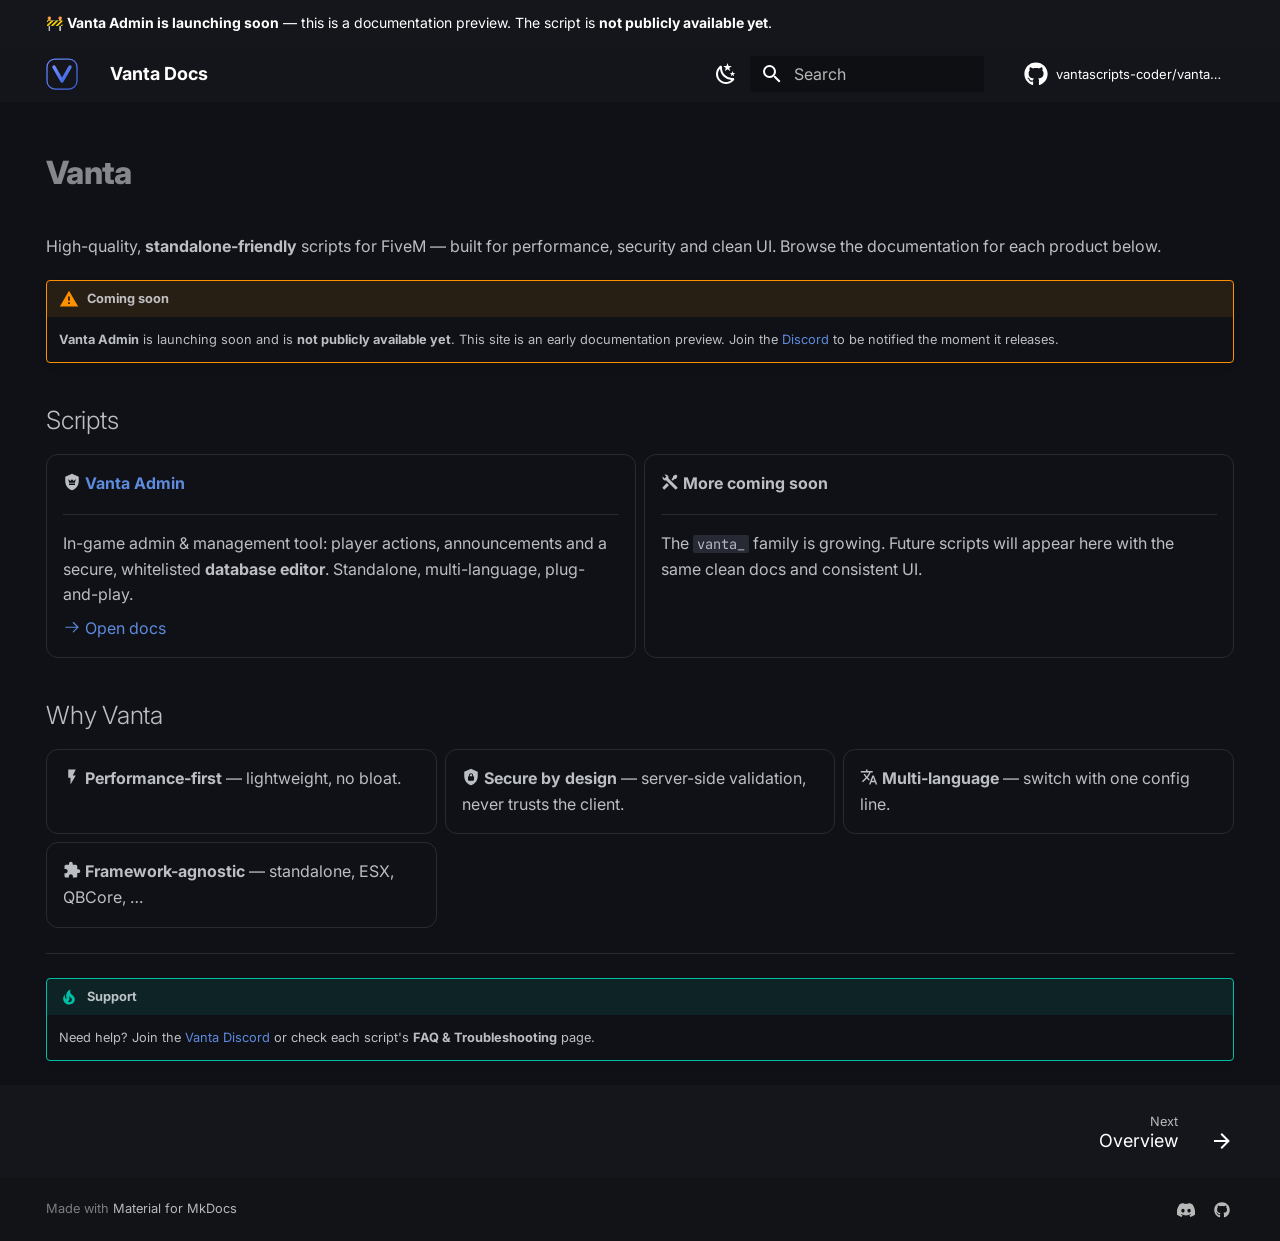
<file: index.html>
<!doctype html>
<html lang="en" class="no-js">
  <head>
    
      <meta charset="utf-8">
      <meta name="viewport" content="width=device-width,initial-scale=1">
      
        <meta name="description" content="Documentation for Vanta FiveM scripts">
      
      
        <meta name="author" content="Vanta">
      
      
        <link rel="canonical" href="https://vantascripts-coder.github.io/vanta-docs/">
      
      
      
        <link rel="next" href="scripts/vanta-admin/">
      
      
        
      
      
      <link rel="icon" href="assets/logo.svg">
      <meta name="generator" content="mkdocs-1.6.1, mkdocs-material-9.7.6">
    
    
      
        <title>Vanta Docs</title>
      
    
    
      <link rel="stylesheet" href="assets/stylesheets/main.484c7ddc.min.css">
      
        
        <link rel="stylesheet" href="assets/stylesheets/palette.ab4e12ef.min.css">
      
      


    
    
      
    
    
      
        
        
        <link rel="preconnect" href="https://fonts.gstatic.com" crossorigin>
        <link rel="stylesheet" href="https://fonts.googleapis.com/css?family=Inter:300,300i,400,400i,700,700i%7CJetBrains+Mono:400,400i,700,700i&display=fallback">
        <style>:root{--md-text-font:"Inter";--md-code-font:"JetBrains Mono"}</style>
      
    
    
      <link rel="stylesheet" href="stylesheets/extra.css">
    
    <script>__md_scope=new URL(".",location),__md_hash=e=>[...e].reduce(((e,_)=>(e<<5)-e+_.charCodeAt(0)),0),__md_get=(e,_=localStorage,t=__md_scope)=>JSON.parse(_.getItem(t.pathname+"."+e)),__md_set=(e,_,t=localStorage,a=__md_scope)=>{try{t.setItem(a.pathname+"."+e,JSON.stringify(_))}catch(e){}}</script>
    
      

    
    
  <meta name="robots" content="noindex, nofollow">

  </head>
  
  
    
    
      
    
    
    
    
    <body dir="ltr" data-md-color-scheme="slate" data-md-color-primary="black" data-md-color-accent="indigo">
  
    
    <input class="md-toggle" data-md-toggle="drawer" type="checkbox" id="__drawer" autocomplete="off">
    <input class="md-toggle" data-md-toggle="search" type="checkbox" id="__search" autocomplete="off">
    <label class="md-overlay" for="__drawer"></label>
    <div data-md-component="skip">
      
        
        <a href="#vanta" class="md-skip">
          Skip to content
        </a>
      
    </div>
    <div data-md-component="announce">
      
        <aside class="md-banner">
          <div class="md-banner__inner md-grid md-typeset">
            
            
  🚧 <strong>Vanta Admin is launching soon</strong> &mdash; this is a documentation
  preview. The script is <strong>not publicly available yet</strong>.

          </div>
          
        </aside>
      
    </div>
    
    
      

  

<header class="md-header md-header--shadow" data-md-component="header">
  <nav class="md-header__inner md-grid" aria-label="Header">
    <a href="." title="Vanta Docs" class="md-header__button md-logo" aria-label="Vanta Docs" data-md-component="logo">
      
  <img src="assets/logo.svg" alt="logo">

    </a>
    <label class="md-header__button md-icon" for="__drawer">
      
      <svg xmlns="http://www.w3.org/2000/svg" viewBox="0 0 24 24"><path d="M3 6h18v2H3zm0 5h18v2H3zm0 5h18v2H3z"/></svg>
    </label>
    <div class="md-header__title" data-md-component="header-title">
      <div class="md-header__ellipsis">
        <div class="md-header__topic">
          <span class="md-ellipsis">
            Vanta Docs
          </span>
        </div>
        <div class="md-header__topic" data-md-component="header-topic">
          <span class="md-ellipsis">
            
              Home
            
          </span>
        </div>
      </div>
    </div>
    
      
        <form class="md-header__option" data-md-component="palette">
  
    
    
    
    <input class="md-option" data-md-color-media="" data-md-color-scheme="slate" data-md-color-primary="black" data-md-color-accent="indigo"  aria-label="Switch to light mode"  type="radio" name="__palette" id="__palette_0">
    
      <label class="md-header__button md-icon" title="Switch to light mode" for="__palette_1" hidden>
        <svg xmlns="http://www.w3.org/2000/svg" viewBox="0 0 24 24"><path d="m17.75 4.09-2.53 1.94.91 3.06-2.63-1.81-2.63 1.81.91-3.06-2.53-1.94L12.44 4l1.06-3 1.06 3zm3.5 6.91-1.64 1.25.59 1.98-1.7-1.17-1.7 1.17.59-1.98L15.75 11l2.06-.05L18.5 9l.69 1.95zm-2.28 4.95c.83-.08 1.72 1.1 1.19 1.85-.32.45-.66.87-1.08 1.27C15.17 23 8.84 23 4.94 19.07c-3.91-3.9-3.91-10.24 0-14.14.4-.4.82-.76 1.27-1.08.75-.53 1.93.36 1.85 1.19-.27 2.86.69 5.83 2.89 8.02a9.96 9.96 0 0 0 8.02 2.89m-1.64 2.02a12.08 12.08 0 0 1-7.8-3.47c-2.17-2.19-3.33-5-3.49-7.82-2.81 3.14-2.7 7.96.31 10.98 3.02 3.01 7.84 3.12 10.98.31"/></svg>
      </label>
    
  
    
    
    
    <input class="md-option" data-md-color-media="" data-md-color-scheme="default" data-md-color-primary="black" data-md-color-accent="indigo"  aria-label="Switch to dark mode"  type="radio" name="__palette" id="__palette_1">
    
      <label class="md-header__button md-icon" title="Switch to dark mode" for="__palette_0" hidden>
        <svg xmlns="http://www.w3.org/2000/svg" viewBox="0 0 24 24"><path d="M12 7a5 5 0 0 1 5 5 5 5 0 0 1-5 5 5 5 0 0 1-5-5 5 5 0 0 1 5-5m0 2a3 3 0 0 0-3 3 3 3 0 0 0 3 3 3 3 0 0 0 3-3 3 3 0 0 0-3-3m0-7 2.39 3.42C13.65 5.15 12.84 5 12 5s-1.65.15-2.39.42zM3.34 7l4.16-.35A7.2 7.2 0 0 0 5.94 8.5c-.44.74-.69 1.5-.83 2.29zm.02 10 1.76-3.77a7.131 7.131 0 0 0 2.38 4.14zM20.65 7l-1.77 3.79a7.02 7.02 0 0 0-2.38-4.15zm-.01 10-4.14.36c.59-.51 1.12-1.14 1.54-1.86.42-.73.69-1.5.83-2.29zM12 22l-2.41-3.44c.74.27 1.55.44 2.41.44.82 0 1.63-.17 2.37-.44z"/></svg>
      </label>
    
  
</form>
      
    
    
      <script>var palette=__md_get("__palette");if(palette&&palette.color){if("(prefers-color-scheme)"===palette.color.media){var media=matchMedia("(prefers-color-scheme: light)"),input=document.querySelector(media.matches?"[data-md-color-media='(prefers-color-scheme: light)']":"[data-md-color-media='(prefers-color-scheme: dark)']");palette.color.media=input.getAttribute("data-md-color-media"),palette.color.scheme=input.getAttribute("data-md-color-scheme"),palette.color.primary=input.getAttribute("data-md-color-primary"),palette.color.accent=input.getAttribute("data-md-color-accent")}for(var[key,value]of Object.entries(palette.color))document.body.setAttribute("data-md-color-"+key,value)}</script>
    
    
    
      
      
        <label class="md-header__button md-icon" for="__search">
          
          <svg xmlns="http://www.w3.org/2000/svg" viewBox="0 0 24 24"><path d="M9.5 3A6.5 6.5 0 0 1 16 9.5c0 1.61-.59 3.09-1.56 4.23l.27.27h.79l5 5-1.5 1.5-5-5v-.79l-.27-.27A6.52 6.52 0 0 1 9.5 16 6.5 6.5 0 0 1 3 9.5 6.5 6.5 0 0 1 9.5 3m0 2C7 5 5 7 5 9.5S7 14 9.5 14 14 12 14 9.5 12 5 9.5 5"/></svg>
        </label>
        <div class="md-search" data-md-component="search" role="dialog">
  <label class="md-search__overlay" for="__search"></label>
  <div class="md-search__inner" role="search">
    <form class="md-search__form" name="search">
      <input type="text" class="md-search__input" name="query" aria-label="Search" placeholder="Search" autocapitalize="off" autocorrect="off" autocomplete="off" spellcheck="false" data-md-component="search-query" required>
      <label class="md-search__icon md-icon" for="__search">
        
        <svg xmlns="http://www.w3.org/2000/svg" viewBox="0 0 24 24"><path d="M9.5 3A6.5 6.5 0 0 1 16 9.5c0 1.61-.59 3.09-1.56 4.23l.27.27h.79l5 5-1.5 1.5-5-5v-.79l-.27-.27A6.52 6.52 0 0 1 9.5 16 6.5 6.5 0 0 1 3 9.5 6.5 6.5 0 0 1 9.5 3m0 2C7 5 5 7 5 9.5S7 14 9.5 14 14 12 14 9.5 12 5 9.5 5"/></svg>
        
        <svg xmlns="http://www.w3.org/2000/svg" viewBox="0 0 24 24"><path d="M20 11v2H8l5.5 5.5-1.42 1.42L4.16 12l7.92-7.92L13.5 5.5 8 11z"/></svg>
      </label>
      <nav class="md-search__options" aria-label="Search">
        
        <button type="reset" class="md-search__icon md-icon" title="Clear" aria-label="Clear" tabindex="-1">
          
          <svg xmlns="http://www.w3.org/2000/svg" viewBox="0 0 24 24"><path d="M19 6.41 17.59 5 12 10.59 6.41 5 5 6.41 10.59 12 5 17.59 6.41 19 12 13.41 17.59 19 19 17.59 13.41 12z"/></svg>
        </button>
      </nav>
      
        <div class="md-search__suggest" data-md-component="search-suggest"></div>
      
    </form>
    <div class="md-search__output">
      <div class="md-search__scrollwrap" tabindex="0" data-md-scrollfix>
        <div class="md-search-result" data-md-component="search-result">
          <div class="md-search-result__meta">
            Initializing search
          </div>
          <ol class="md-search-result__list" role="presentation"></ol>
        </div>
      </div>
    </div>
  </div>
</div>
      
    
    
      <div class="md-header__source">
        <a href="https://github.com/vantascripts-coder/vanta-docs" title="Go to repository" class="md-source" data-md-component="source">
  <div class="md-source__icon md-icon">
    
    <svg xmlns="http://www.w3.org/2000/svg" viewBox="0 0 512 512"><!--! Font Awesome Free 7.1.0 by @fontawesome - https://fontawesome.com License - https://fontawesome.com/license/free (Icons: CC BY 4.0, Fonts: SIL OFL 1.1, Code: MIT License) Copyright 2025 Fonticons, Inc.--><path d="M173.9 397.4c0 2-2.3 3.6-5.2 3.6-3.3.3-5.6-1.3-5.6-3.6 0-2 2.3-3.6 5.2-3.6 3-.3 5.6 1.3 5.6 3.6m-31.1-4.5c-.7 2 1.3 4.3 4.3 4.9 2.6 1 5.6 0 6.2-2s-1.3-4.3-4.3-5.2c-2.6-.7-5.5.3-6.2 2.3m44.2-1.7c-2.9.7-4.9 2.6-4.6 4.9.3 2 2.9 3.3 5.9 2.6 2.9-.7 4.9-2.6 4.6-4.6-.3-1.9-3-3.2-5.9-2.9M252.8 8C114.1 8 8 113.3 8 252c0 110.9 69.8 205.8 169.5 239.2 12.8 2.3 17.3-5.6 17.3-12.1 0-6.2-.3-40.4-.3-61.4 0 0-70 15-84.7-29.8 0 0-11.4-29.1-27.8-36.6 0 0-22.9-15.7 1.6-15.4 0 0 24.9 2 38.6 25.8 21.9 38.6 58.6 27.5 72.9 20.9 2.3-16 8.8-27.1 16-33.7-55.9-6.2-112.3-14.3-112.3-110.5 0-27.5 7.6-41.3 23.6-58.9-2.6-6.5-11.1-33.3 2.6-67.9 20.9-6.5 69 27 69 27 20-5.6 41.5-8.5 62.8-8.5s42.8 2.9 62.8 8.5c0 0 48.1-33.6 69-27 13.7 34.7 5.2 61.4 2.6 67.9 16 17.7 25.8 31.5 25.8 58.9 0 96.5-58.9 104.2-114.8 110.5 9.2 7.9 17 22.9 17 46.4 0 33.7-.3 75.4-.3 83.6 0 6.5 4.6 14.4 17.3 12.1C436.2 457.8 504 362.9 504 252 504 113.3 391.5 8 252.8 8M105.2 352.9c-1.3 1-1 3.3.7 5.2 1.6 1.6 3.9 2.3 5.2 1 1.3-1 1-3.3-.7-5.2-1.6-1.6-3.9-2.3-5.2-1m-10.8-8.1c-.7 1.3.3 2.9 2.3 3.9 1.6 1 3.6.7 4.3-.7.7-1.3-.3-2.9-2.3-3.9-2-.6-3.6-.3-4.3.7m32.4 35.6c-1.6 1.3-1 4.3 1.3 6.2 2.3 2.3 5.2 2.6 6.5 1 1.3-1.3.7-4.3-1.3-6.2-2.2-2.3-5.2-2.6-6.5-1m-11.4-14.7c-1.6 1-1.6 3.6 0 5.9s4.3 3.3 5.6 2.3c1.6-1.3 1.6-3.9 0-6.2-1.4-2.3-4-3.3-5.6-2"/></svg>
  </div>
  <div class="md-source__repository">
    vantascripts-coder/vanta-docs
  </div>
</a>
      </div>
    
  </nav>
  
</header>
    
    <div class="md-container" data-md-component="container">
      
      
        
          
        
      
      <main class="md-main" data-md-component="main">
        <div class="md-main__inner md-grid">
          
            
              
                
              
              <div class="md-sidebar md-sidebar--primary" data-md-component="sidebar" data-md-type="navigation" hidden>
                <div class="md-sidebar__scrollwrap">
                  <div class="md-sidebar__inner">
                    



<nav class="md-nav md-nav--primary" aria-label="Navigation" data-md-level="0">
  <label class="md-nav__title" for="__drawer">
    <a href="." title="Vanta Docs" class="md-nav__button md-logo" aria-label="Vanta Docs" data-md-component="logo">
      
  <img src="assets/logo.svg" alt="logo">

    </a>
    Vanta Docs
  </label>
  
    <div class="md-nav__source">
      <a href="https://github.com/vantascripts-coder/vanta-docs" title="Go to repository" class="md-source" data-md-component="source">
  <div class="md-source__icon md-icon">
    
    <svg xmlns="http://www.w3.org/2000/svg" viewBox="0 0 512 512"><!--! Font Awesome Free 7.1.0 by @fontawesome - https://fontawesome.com License - https://fontawesome.com/license/free (Icons: CC BY 4.0, Fonts: SIL OFL 1.1, Code: MIT License) Copyright 2025 Fonticons, Inc.--><path d="M173.9 397.4c0 2-2.3 3.6-5.2 3.6-3.3.3-5.6-1.3-5.6-3.6 0-2 2.3-3.6 5.2-3.6 3-.3 5.6 1.3 5.6 3.6m-31.1-4.5c-.7 2 1.3 4.3 4.3 4.9 2.6 1 5.6 0 6.2-2s-1.3-4.3-4.3-5.2c-2.6-.7-5.5.3-6.2 2.3m44.2-1.7c-2.9.7-4.9 2.6-4.6 4.9.3 2 2.9 3.3 5.9 2.6 2.9-.7 4.9-2.6 4.6-4.6-.3-1.9-3-3.2-5.9-2.9M252.8 8C114.1 8 8 113.3 8 252c0 110.9 69.8 205.8 169.5 239.2 12.8 2.3 17.3-5.6 17.3-12.1 0-6.2-.3-40.4-.3-61.4 0 0-70 15-84.7-29.8 0 0-11.4-29.1-27.8-36.6 0 0-22.9-15.7 1.6-15.4 0 0 24.9 2 38.6 25.8 21.9 38.6 58.6 27.5 72.9 20.9 2.3-16 8.8-27.1 16-33.7-55.9-6.2-112.3-14.3-112.3-110.5 0-27.5 7.6-41.3 23.6-58.9-2.6-6.5-11.1-33.3 2.6-67.9 20.9-6.5 69 27 69 27 20-5.6 41.5-8.5 62.8-8.5s42.8 2.9 62.8 8.5c0 0 48.1-33.6 69-27 13.7 34.7 5.2 61.4 2.6 67.9 16 17.7 25.8 31.5 25.8 58.9 0 96.5-58.9 104.2-114.8 110.5 9.2 7.9 17 22.9 17 46.4 0 33.7-.3 75.4-.3 83.6 0 6.5 4.6 14.4 17.3 12.1C436.2 457.8 504 362.9 504 252 504 113.3 391.5 8 252.8 8M105.2 352.9c-1.3 1-1 3.3.7 5.2 1.6 1.6 3.9 2.3 5.2 1 1.3-1 1-3.3-.7-5.2-1.6-1.6-3.9-2.3-5.2-1m-10.8-8.1c-.7 1.3.3 2.9 2.3 3.9 1.6 1 3.6.7 4.3-.7.7-1.3-.3-2.9-2.3-3.9-2-.6-3.6-.3-4.3.7m32.4 35.6c-1.6 1.3-1 4.3 1.3 6.2 2.3 2.3 5.2 2.6 6.5 1 1.3-1.3.7-4.3-1.3-6.2-2.2-2.3-5.2-2.6-6.5-1m-11.4-14.7c-1.6 1-1.6 3.6 0 5.9s4.3 3.3 5.6 2.3c1.6-1.3 1.6-3.9 0-6.2-1.4-2.3-4-3.3-5.6-2"/></svg>
  </div>
  <div class="md-source__repository">
    vantascripts-coder/vanta-docs
  </div>
</a>
    </div>
  
  <ul class="md-nav__list" data-md-scrollfix>
    
      
      
  
  
    
  
  
  
    <li class="md-nav__item md-nav__item--active">
      
      <input class="md-nav__toggle md-toggle" type="checkbox" id="__toc">
      
      
        
      
      
        <label class="md-nav__link md-nav__link--active" for="__toc">
          
  
  
  <span class="md-ellipsis">
    
  
    Home
  

    
  </span>
  
  

          <span class="md-nav__icon md-icon"></span>
        </label>
      
      <a href="." class="md-nav__link md-nav__link--active">
        
  
  
  <span class="md-ellipsis">
    
  
    Home
  

    
  </span>
  
  

      </a>
      
        

<nav class="md-nav md-nav--secondary" aria-label="Table of contents">
  
  
  
    
  
  
    <label class="md-nav__title" for="__toc">
      <span class="md-nav__icon md-icon"></span>
      Table of contents
    </label>
    <ul class="md-nav__list" data-md-component="toc" data-md-scrollfix>
      
        <li class="md-nav__item">
  <a href="#scripts" class="md-nav__link">
    <span class="md-ellipsis">
      
        Scripts
      
    </span>
  </a>
  
</li>
      
        <li class="md-nav__item">
  <a href="#why-vanta" class="md-nav__link">
    <span class="md-ellipsis">
      
        Why Vanta
      
    </span>
  </a>
  
</li>
      
    </ul>
  
</nav>
      
    </li>
  

    
      
      
  
  
  
  
    
    
      
        
          
        
      
        
      
        
      
        
      
        
      
        
      
        
      
        
      
    
    
    
      
        
        
      
    
    
    <li class="md-nav__item md-nav__item--section md-nav__item--nested">
      
        
        
        <input class="md-nav__toggle md-toggle " type="checkbox" id="__nav_2" >
        
          
          <div class="md-nav__link md-nav__container">
            <a href="scripts/vanta-admin/" class="md-nav__link ">
              
  
  
  <span class="md-ellipsis">
    
  
    Vanta Admin
  

    
  </span>
  
  

            </a>
            
              
              <label class="md-nav__link " for="__nav_2" id="__nav_2_label" tabindex="">
                <span class="md-nav__icon md-icon"></span>
              </label>
            
          </div>
        
        <nav class="md-nav" data-md-level="1" aria-labelledby="__nav_2_label" aria-expanded="false">
          <label class="md-nav__title" for="__nav_2">
            <span class="md-nav__icon md-icon"></span>
            
  
    Vanta Admin
  

          </label>
          <ul class="md-nav__list" data-md-scrollfix>
            
              
            
              
                
  
  
  
  
    
    
      
        
      
        
      
        
      
    
    
    
      
    
    
    <li class="md-nav__item md-nav__item--nested">
      
        
        
        <input class="md-nav__toggle md-toggle " type="checkbox" id="__nav_2_2" >
        
          
          <label class="md-nav__link" for="__nav_2_2" id="__nav_2_2_label" tabindex="0">
            
  
  
  <span class="md-ellipsis">
    
  
    Getting Started
  

    
  </span>
  
  

            <span class="md-nav__icon md-icon"></span>
          </label>
        
        <nav class="md-nav" data-md-level="2" aria-labelledby="__nav_2_2_label" aria-expanded="false">
          <label class="md-nav__title" for="__nav_2_2">
            <span class="md-nav__icon md-icon"></span>
            
  
    Getting Started
  

          </label>
          <ul class="md-nav__list" data-md-scrollfix>
            
              
                
  
  
  
  
    <li class="md-nav__item">
      <a href="scripts/vanta-admin/getting-started/installation/" class="md-nav__link">
        
  
  
  <span class="md-ellipsis">
    
  
    Installation
  

    
  </span>
  
  

      </a>
    </li>
  

              
            
              
                
  
  
  
  
    <li class="md-nav__item">
      <a href="scripts/vanta-admin/getting-started/permissions/" class="md-nav__link">
        
  
  
  <span class="md-ellipsis">
    
  
    Permissions (ACE)
  

    
  </span>
  
  

      </a>
    </li>
  

              
            
              
                
  
  
  
  
    <li class="md-nav__item">
      <a href="scripts/vanta-admin/getting-started/server-cfg/" class="md-nav__link">
        
  
  
  <span class="md-ellipsis">
    
  
    server.cfg Setup
  

    
  </span>
  
  

      </a>
    </li>
  

              
            
          </ul>
        </nav>
      
    </li>
  

              
            
              
                
  
  
  
  
    
    
      
        
      
        
      
        
      
    
    
    
      
    
    
    <li class="md-nav__item md-nav__item--nested">
      
        
        
        <input class="md-nav__toggle md-toggle " type="checkbox" id="__nav_2_3" >
        
          
          <label class="md-nav__link" for="__nav_2_3" id="__nav_2_3_label" tabindex="0">
            
  
  
  <span class="md-ellipsis">
    
  
    Configuration
  

    
  </span>
  
  

            <span class="md-nav__icon md-icon"></span>
          </label>
        
        <nav class="md-nav" data-md-level="2" aria-labelledby="__nav_2_3_label" aria-expanded="false">
          <label class="md-nav__title" for="__nav_2_3">
            <span class="md-nav__icon md-icon"></span>
            
  
    Configuration
  

          </label>
          <ul class="md-nav__list" data-md-scrollfix>
            
              
                
  
  
  
  
    <li class="md-nav__item">
      <a href="scripts/vanta-admin/configuration/general/" class="md-nav__link">
        
  
  
  <span class="md-ellipsis">
    
  
    General
  

    
  </span>
  
  

      </a>
    </li>
  

              
            
              
                
  
  
  
  
    <li class="md-nav__item">
      <a href="scripts/vanta-admin/configuration/database/" class="md-nav__link">
        
  
  
  <span class="md-ellipsis">
    
  
    Database Editor
  

    
  </span>
  
  

      </a>
    </li>
  

              
            
              
                
  
  
  
  
    <li class="md-nav__item">
      <a href="scripts/vanta-admin/configuration/presets/" class="md-nav__link">
        
  
  
  <span class="md-ellipsis">
    
  
    Framework Presets
  

    
  </span>
  
  

      </a>
    </li>
  

              
            
          </ul>
        </nav>
      
    </li>
  

              
            
              
                
  
  
  
  
    <li class="md-nav__item">
      <a href="scripts/vanta-admin/localization/" class="md-nav__link">
        
  
  
  <span class="md-ellipsis">
    
  
    Localization
  

    
  </span>
  
  

      </a>
    </li>
  

              
            
              
                
  
  
  
  
    <li class="md-nav__item">
      <a href="scripts/vanta-admin/features/" class="md-nav__link">
        
  
  
  <span class="md-ellipsis">
    
  
    Features
  

    
  </span>
  
  

      </a>
    </li>
  

              
            
              
                
  
  
  
  
    <li class="md-nav__item">
      <a href="scripts/vanta-admin/monitoring/" class="md-nav__link">
        
  
  
  <span class="md-ellipsis">
    
  
    Monitoring
  

    
  </span>
  
  

      </a>
    </li>
  

              
            
              
                
  
  
  
  
    <li class="md-nav__item">
      <a href="scripts/vanta-admin/security/" class="md-nav__link">
        
  
  
  <span class="md-ellipsis">
    
  
    Security Model
  

    
  </span>
  
  

      </a>
    </li>
  

              
            
              
                
  
  
  
  
    <li class="md-nav__item">
      <a href="scripts/vanta-admin/faq/" class="md-nav__link">
        
  
  
  <span class="md-ellipsis">
    
  
    FAQ & Troubleshooting
  

    
  </span>
  
  

      </a>
    </li>
  

              
            
          </ul>
        </nav>
      
    </li>
  

    
  </ul>
</nav>
                  </div>
                </div>
              </div>
            
            
              
                
              
              <div class="md-sidebar md-sidebar--secondary" data-md-component="sidebar" data-md-type="toc" hidden>
                <div class="md-sidebar__scrollwrap">
                  <div class="md-sidebar__inner">
                    

<nav class="md-nav md-nav--secondary" aria-label="Table of contents">
  
  
  
    
  
  
    <label class="md-nav__title" for="__toc">
      <span class="md-nav__icon md-icon"></span>
      Table of contents
    </label>
    <ul class="md-nav__list" data-md-component="toc" data-md-scrollfix>
      
        <li class="md-nav__item">
  <a href="#scripts" class="md-nav__link">
    <span class="md-ellipsis">
      
        Scripts
      
    </span>
  </a>
  
</li>
      
        <li class="md-nav__item">
  <a href="#why-vanta" class="md-nav__link">
    <span class="md-ellipsis">
      
        Why Vanta
      
    </span>
  </a>
  
</li>
      
    </ul>
  
</nav>
                  </div>
                </div>
              </div>
            
          
          
            <div class="md-content" data-md-component="content">
              
              <article class="md-content__inner md-typeset">
                
                  
  



  
  


<h1 id="vanta">Vanta<a class="headerlink" href="#vanta" title="Permanent link">&para;</a></h1>
<p>High-quality, <strong>standalone-friendly</strong> scripts for FiveM — built for performance,
security and clean UI. Browse the documentation for each product below.</p>
<div class="admonition warning">
<p class="admonition-title">Coming soon</p>
<p><strong>Vanta Admin</strong> is launching soon and is <strong>not publicly available yet</strong>. This
site is an early documentation preview. Join the <a href="https://discord.gg/your-invite">Discord</a>
to be notified the moment it releases.</p>
</div>
<h2 id="scripts">Scripts<a class="headerlink" href="#scripts" title="Permanent link">&para;</a></h2>
<div class="grid cards">
<ul>
<li>
<p><span class="twemoji"><svg xmlns="http://www.w3.org/2000/svg" viewBox="0 0 24 24"><path d="m12 1 9 4v6c0 5.55-3.84 10.74-9 12-5.16-1.26-9-6.45-9-12V5zm4 13H8v1.5c0 .27.19.46.47.5h6.96c.31 0 .52-.16.57-.41V14m1-6-2.67 2.67L12 8.34l-2.33 2.33L7 8l1 5h8z"/></svg></span> <strong><a href="scripts/vanta-admin/">Vanta Admin</a></strong></p>
<hr />
<p>In-game admin &amp; management tool: player actions, announcements and a secure,
whitelisted <strong>database editor</strong>. Standalone, multi-language, plug-and-play.</p>
<p><a href="scripts/vanta-admin/"><span class="twemoji"><svg xmlns="http://www.w3.org/2000/svg" viewBox="0 0 24 24"><path d="M13.22 19.03a.75.75 0 0 1 0-1.06L18.19 13H3.75a.75.75 0 0 1 0-1.5h14.44l-4.97-4.97a.749.749 0 0 1 .326-1.275.75.75 0 0 1 .734.215l6.25 6.25a.75.75 0 0 1 0 1.06l-6.25 6.25a.75.75 0 0 1-1.06 0"/></svg></span> Open docs</a></p>
</li>
<li>
<p><span class="twemoji"><svg xmlns="http://www.w3.org/2000/svg" viewBox="0 0 24 24"><path d="m21.71 20.29-1.42 1.42a1 1 0 0 1-1.41 0L7 9.85A3.8 3.8 0 0 1 6 10a4 4 0 0 1-3.78-5.3l2.54 2.54.53-.53 1.42-1.42.53-.53L4.7 2.22A4 4 0 0 1 10 6a3.8 3.8 0 0 1-.15 1l11.86 11.88a1 1 0 0 1 0 1.41M2.29 18.88a1 1 0 0 0 0 1.41l1.42 1.42a1 1 0 0 0 1.41 0l5.47-5.46-2.83-2.83M20 2l-4 2v2l-2.17 2.17 2 2L18 8h2l2-4Z"/></svg></span> <strong>More coming soon</strong></p>
<hr />
<p>The <code>vanta_</code> family is growing. Future scripts will appear here with the same
clean docs and consistent UI.</p>
</li>
</ul>
</div>
<h2 id="why-vanta">Why Vanta<a class="headerlink" href="#why-vanta" title="Permanent link">&para;</a></h2>
<div class="grid cards">
<ul>
<li><span class="twemoji"><svg xmlns="http://www.w3.org/2000/svg" viewBox="0 0 24 24"><path d="M7 2v11h3v9l7-12h-4l4-8z"/></svg></span> <strong>Performance-first</strong> — lightweight, no bloat.</li>
<li><span class="twemoji"><svg xmlns="http://www.w3.org/2000/svg" viewBox="0 0 24 24"><path d="M12 1 3 5v6c0 5.55 3.84 10.74 9 12 5.16-1.26 9-6.45 9-12V5zm0 6c1.4 0 2.8 1.1 2.8 2.5V11c.6 0 1.2.6 1.2 1.3v3.5c0 .6-.6 1.2-1.3 1.2H9.2c-.6 0-1.2-.6-1.2-1.3v-3.5c0-.6.6-1.2 1.2-1.2V9.5C9.2 8.1 10.6 7 12 7m0 1.2c-.8 0-1.5.5-1.5 1.3V11h3V9.5c0-.8-.7-1.3-1.5-1.3"/></svg></span> <strong>Secure by design</strong> — server-side validation, never trusts the client.</li>
<li><span class="twemoji"><svg xmlns="http://www.w3.org/2000/svg" viewBox="0 0 24 24"><path d="m12.87 15.07-2.54-2.51.03-.03A17.5 17.5 0 0 0 14.07 6H17V4h-7V2H8v2H1v2h11.17C11.5 7.92 10.44 9.75 9 11.35 8.07 10.32 7.3 9.19 6.69 8h-2c.73 1.63 1.73 3.17 2.98 4.56l-5.09 5.02L4 19l5-5 3.11 3.11zM18.5 10h-2L12 22h2l1.12-3h4.75L21 22h2zm-2.62 7 1.62-4.33L19.12 17z"/></svg></span> <strong>Multi-language</strong> — switch with one config line.</li>
<li><span class="twemoji"><svg xmlns="http://www.w3.org/2000/svg" viewBox="0 0 24 24"><path d="M20.5 11H19V7a2 2 0 0 0-2-2h-4V3.5A2.5 2.5 0 0 0 10.5 1 2.5 2.5 0 0 0 8 3.5V5H4a2 2 0 0 0-2 2v3.8h1.5c1.5 0 2.7 1.2 2.7 2.7S5 16.2 3.5 16.2H2V20a2 2 0 0 0 2 2h3.8v-1.5c0-1.5 1.2-2.7 2.7-2.7s2.7 1.2 2.7 2.7V22H17a2 2 0 0 0 2-2v-4h1.5a2.5 2.5 0 0 0 2.5-2.5 2.5 2.5 0 0 0-2.5-2.5"/></svg></span> <strong>Framework-agnostic</strong> — standalone, ESX, QBCore, …</li>
</ul>
</div>
<hr />
<div class="admonition tip">
<p class="admonition-title">Support</p>
<p>Need help? Join the <a href="https://discord.gg/your-invite">Vanta Discord</a> or check
each script's <strong>FAQ &amp; Troubleshooting</strong> page.</p>
</div>







  
  




  



                
              </article>
            </div>
          
          
<script>var target=document.getElementById(location.hash.slice(1));target&&target.name&&(target.checked=target.name.startsWith("__tabbed_"))</script>
        </div>
        
          <button type="button" class="md-top md-icon" data-md-component="top" hidden>
  
  <svg xmlns="http://www.w3.org/2000/svg" viewBox="0 0 24 24"><path d="M13 20h-2V8l-5.5 5.5-1.42-1.42L12 4.16l7.92 7.92-1.42 1.42L13 8z"/></svg>
  Back to top
</button>
        
      </main>
      
        <footer class="md-footer">
  
    
      
        
      
      <nav class="md-footer__inner md-grid" aria-label="Footer" >
        
        
          
          <a href="scripts/vanta-admin/" class="md-footer__link md-footer__link--next" aria-label="Next: Overview">
            <div class="md-footer__title">
              <span class="md-footer__direction">
                Next
              </span>
              <div class="md-ellipsis">
                Overview
              </div>
            </div>
            <div class="md-footer__button md-icon">
              
              <svg xmlns="http://www.w3.org/2000/svg" viewBox="0 0 24 24"><path d="M4 11v2h12l-5.5 5.5 1.42 1.42L19.84 12l-7.92-7.92L10.5 5.5 16 11z"/></svg>
            </div>
          </a>
        
      </nav>
    
  
  <div class="md-footer-meta md-typeset">
    <div class="md-footer-meta__inner md-grid">
      <div class="md-copyright">
  
  
    Made with
    <a href="https://squidfunk.github.io/mkdocs-material/" target="_blank" rel="noopener">
      Material for MkDocs
    </a>
  
</div>
      
        
<div class="md-social">
  
    
    
    
    
    <a href="https://discord.gg/your-invite" target="_blank" rel="noopener" title="Vanta Discord" class="md-social__link">
      <svg xmlns="http://www.w3.org/2000/svg" viewBox="0 0 576 512"><!--! Font Awesome Free 7.1.0 by @fontawesome - https://fontawesome.com License - https://fontawesome.com/license/free (Icons: CC BY 4.0, Fonts: SIL OFL 1.1, Code: MIT License) Copyright 2025 Fonticons, Inc.--><path d="M492.5 69.8c-.2-.3-.4-.6-.8-.7-38.1-17.5-78.4-30-119.7-37.1-.4-.1-.8 0-1.1.1s-.6.4-.8.8c-5.5 9.9-10.5 20.2-14.9 30.6-44.6-6.8-89.9-6.8-134.4 0-4.5-10.5-9.5-20.7-15.1-30.6-.2-.3-.5-.6-.8-.8s-.7-.2-1.1-.2C162.5 39 122.2 51.5 84.1 69c-.3.1-.6.4-.8.7C7.1 183.5-13.8 294.6-3.6 404.2c0 .3.1.5.2.8s.3.4.5.6c44.4 32.9 94 58 146.8 74.2.4.1.8.1 1.1 0s.7-.4.9-.7c11.3-15.4 21.4-31.8 30-48.8.1-.2.2-.5.2-.8s0-.5-.1-.8-.2-.5-.4-.6-.4-.3-.7-.4c-15.8-6.1-31.2-13.4-45.9-21.9-.3-.2-.5-.4-.7-.6s-.3-.6-.3-.9 0-.6.2-.9.3-.5.6-.7c3.1-2.3 6.2-4.7 9.1-7.1.3-.2.6-.4.9-.4s.7 0 1 .1c96.2 43.9 200.4 43.9 295.5 0 .3-.1.7-.2 1-.2s.7.2.9.4c2.9 2.4 6 4.9 9.1 7.2.2.2.4.4.6.7s.2.6.2.9-.1.6-.3.9-.4.5-.6.6c-14.7 8.6-30 15.9-45.9 21.8-.2.1-.5.2-.7.4s-.3.4-.4.7-.1.5-.1.8.1.5.2.8c8.8 17 18.8 33.3 30 48.8.2.3.6.6.9.7s.8.1 1.1 0c52.9-16.2 102.6-41.3 147.1-74.2.2-.2.4-.4.5-.6s.2-.5.2-.8c12.3-126.8-20.5-236.9-86.9-334.5zm-302 267.7c-29 0-52.8-26.6-52.8-59.2s23.4-59.2 52.8-59.2c29.7 0 53.3 26.8 52.8 59.2 0 32.7-23.4 59.2-52.8 59.2m195.4 0c-29 0-52.8-26.6-52.8-59.2s23.4-59.2 52.8-59.2c29.7 0 53.3 26.8 52.8 59.2 0 32.7-23.2 59.2-52.8 59.2"/></svg>
    </a>
  
    
    
    
    
      
      
    
    <a href="https://github.com/vantascripts-coder" target="_blank" rel="noopener" title="github.com" class="md-social__link">
      <svg xmlns="http://www.w3.org/2000/svg" viewBox="0 0 512 512"><!--! Font Awesome Free 7.1.0 by @fontawesome - https://fontawesome.com License - https://fontawesome.com/license/free (Icons: CC BY 4.0, Fonts: SIL OFL 1.1, Code: MIT License) Copyright 2025 Fonticons, Inc.--><path d="M173.9 397.4c0 2-2.3 3.6-5.2 3.6-3.3.3-5.6-1.3-5.6-3.6 0-2 2.3-3.6 5.2-3.6 3-.3 5.6 1.3 5.6 3.6m-31.1-4.5c-.7 2 1.3 4.3 4.3 4.9 2.6 1 5.6 0 6.2-2s-1.3-4.3-4.3-5.2c-2.6-.7-5.5.3-6.2 2.3m44.2-1.7c-2.9.7-4.9 2.6-4.6 4.9.3 2 2.9 3.3 5.9 2.6 2.9-.7 4.9-2.6 4.6-4.6-.3-1.9-3-3.2-5.9-2.9M252.8 8C114.1 8 8 113.3 8 252c0 110.9 69.8 205.8 169.5 239.2 12.8 2.3 17.3-5.6 17.3-12.1 0-6.2-.3-40.4-.3-61.4 0 0-70 15-84.7-29.8 0 0-11.4-29.1-27.8-36.6 0 0-22.9-15.7 1.6-15.4 0 0 24.9 2 38.6 25.8 21.9 38.6 58.6 27.5 72.9 20.9 2.3-16 8.8-27.1 16-33.7-55.9-6.2-112.3-14.3-112.3-110.5 0-27.5 7.6-41.3 23.6-58.9-2.6-6.5-11.1-33.3 2.6-67.9 20.9-6.5 69 27 69 27 20-5.6 41.5-8.5 62.8-8.5s42.8 2.9 62.8 8.5c0 0 48.1-33.6 69-27 13.7 34.7 5.2 61.4 2.6 67.9 16 17.7 25.8 31.5 25.8 58.9 0 96.5-58.9 104.2-114.8 110.5 9.2 7.9 17 22.9 17 46.4 0 33.7-.3 75.4-.3 83.6 0 6.5 4.6 14.4 17.3 12.1C436.2 457.8 504 362.9 504 252 504 113.3 391.5 8 252.8 8M105.2 352.9c-1.3 1-1 3.3.7 5.2 1.6 1.6 3.9 2.3 5.2 1 1.3-1 1-3.3-.7-5.2-1.6-1.6-3.9-2.3-5.2-1m-10.8-8.1c-.7 1.3.3 2.9 2.3 3.9 1.6 1 3.6.7 4.3-.7.7-1.3-.3-2.9-2.3-3.9-2-.6-3.6-.3-4.3.7m32.4 35.6c-1.6 1.3-1 4.3 1.3 6.2 2.3 2.3 5.2 2.6 6.5 1 1.3-1.3.7-4.3-1.3-6.2-2.2-2.3-5.2-2.6-6.5-1m-11.4-14.7c-1.6 1-1.6 3.6 0 5.9s4.3 3.3 5.6 2.3c1.6-1.3 1.6-3.9 0-6.2-1.4-2.3-4-3.3-5.6-2"/></svg>
    </a>
  
</div>
      
    </div>
  </div>
</footer>
      
    </div>
    <div class="md-dialog" data-md-component="dialog">
      <div class="md-dialog__inner md-typeset"></div>
    </div>
    
    
    
      
      
      <script id="__config" type="application/json">{"annotate": null, "base": ".", "features": ["navigation.sections", "navigation.top", "navigation.tracking", "navigation.footer", "navigation.indexes", "search.suggest", "search.highlight", "content.code.copy", "content.code.annotate", "toc.follow"], "search": "assets/javascripts/workers/search.2c215733.min.js", "tags": null, "translations": {"clipboard.copied": "Copied to clipboard", "clipboard.copy": "Copy to clipboard", "search.result.more.one": "1 more on this page", "search.result.more.other": "# more on this page", "search.result.none": "No matching documents", "search.result.one": "1 matching document", "search.result.other": "# matching documents", "search.result.placeholder": "Type to start searching", "search.result.term.missing": "Missing", "select.version": "Select version"}, "version": null}</script>
    
    
      <script src="assets/javascripts/bundle.79ae519e.min.js"></script>
      
    
  </body>
</html>
</file>
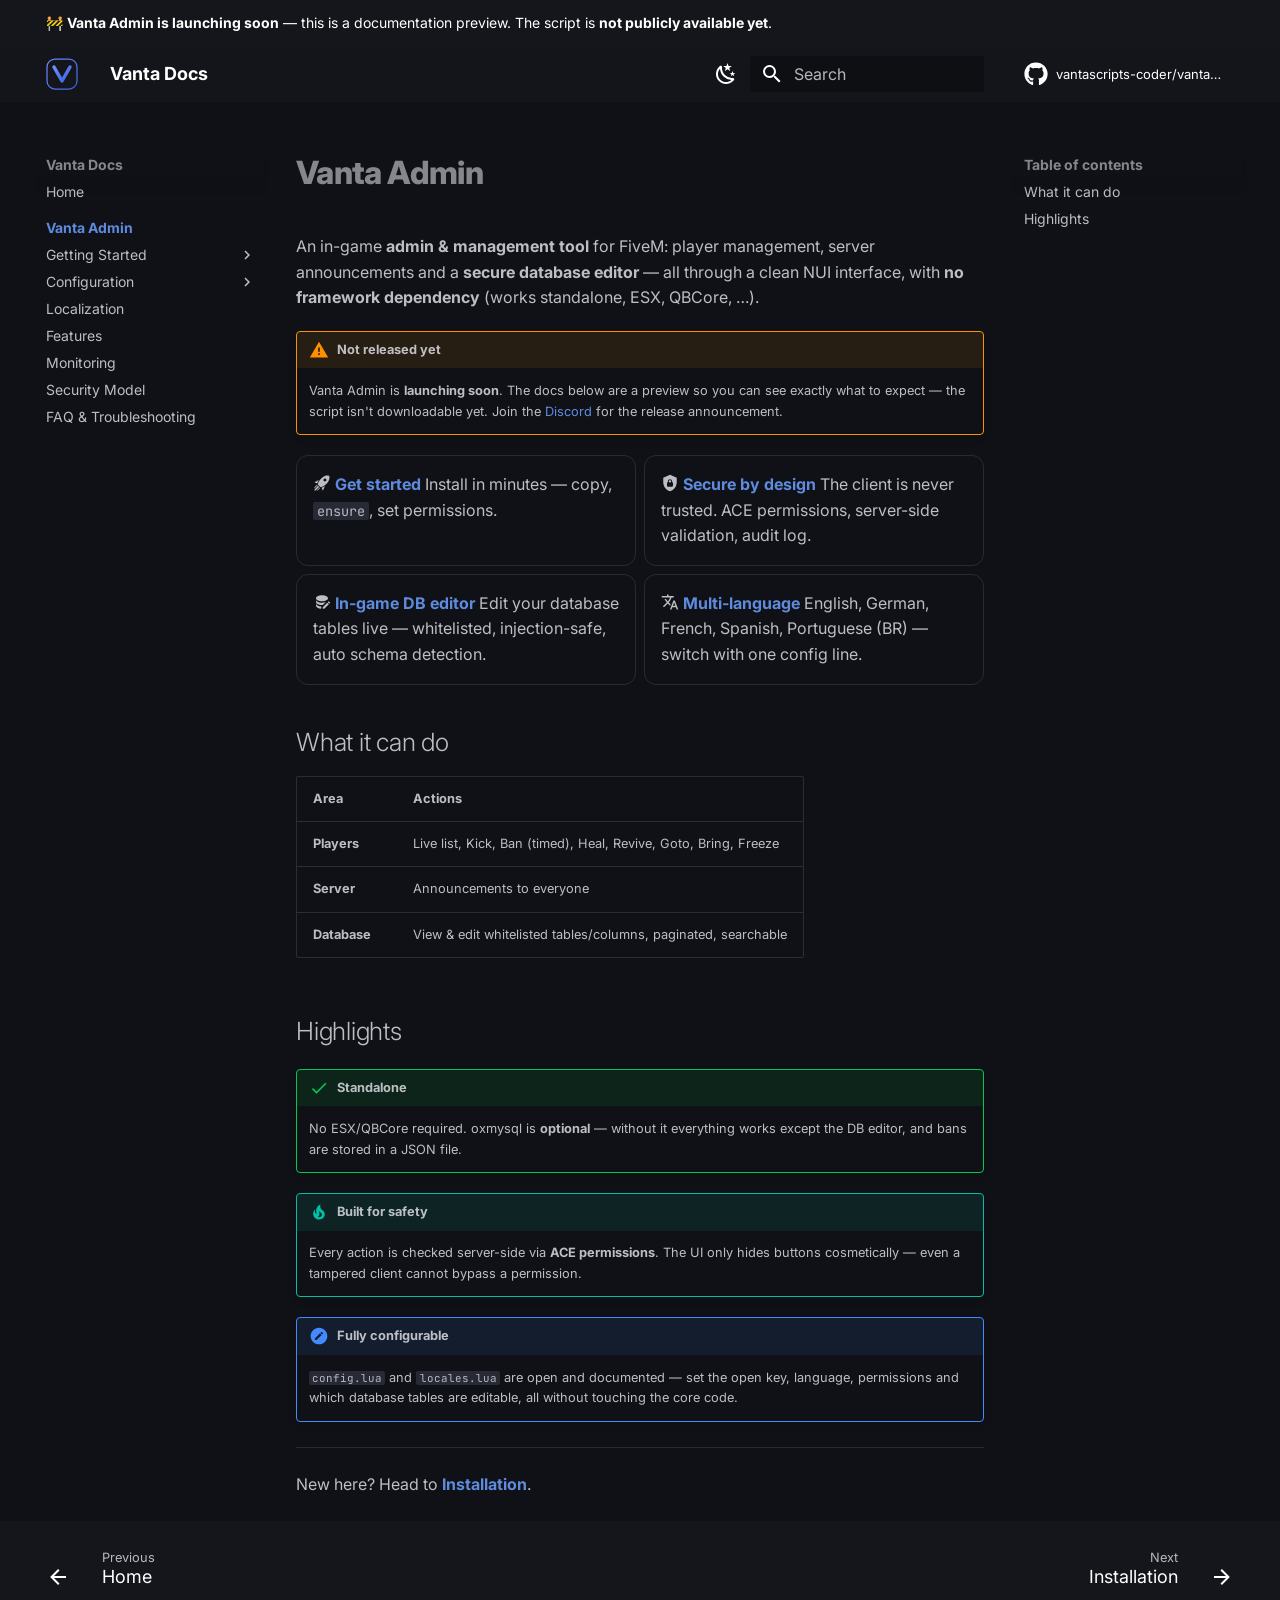
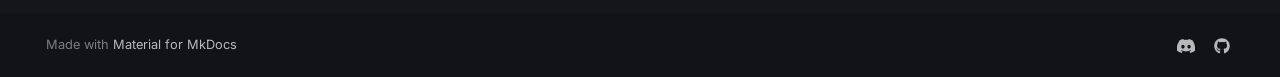
<file: scripts/vanta-admin/index.html>
<!doctype html>
<html lang="en" class="no-js">
  <head>
    
      <meta charset="utf-8">
      <meta name="viewport" content="width=device-width,initial-scale=1">
      
        <meta name="description" content="Documentation for Vanta FiveM scripts">
      
      
        <meta name="author" content="Vanta">
      
      
        <link rel="canonical" href="https://vantascripts-coder.github.io/vanta-docs/scripts/vanta-admin/">
      
      
        <link rel="prev" href="../..">
      
      
        <link rel="next" href="getting-started/installation/">
      
      
        
      
      
      <link rel="icon" href="../../assets/logo.svg">
      <meta name="generator" content="mkdocs-1.6.1, mkdocs-material-9.7.6">
    
    
      
        <title>Overview - Vanta Docs</title>
      
    
    
      <link rel="stylesheet" href="../../assets/stylesheets/main.484c7ddc.min.css">
      
        
        <link rel="stylesheet" href="../../assets/stylesheets/palette.ab4e12ef.min.css">
      
      


    
    
      
    
    
      
        
        
        <link rel="preconnect" href="https://fonts.gstatic.com" crossorigin>
        <link rel="stylesheet" href="https://fonts.googleapis.com/css?family=Inter:300,300i,400,400i,700,700i%7CJetBrains+Mono:400,400i,700,700i&display=fallback">
        <style>:root{--md-text-font:"Inter";--md-code-font:"JetBrains Mono"}</style>
      
    
    
      <link rel="stylesheet" href="../../stylesheets/extra.css">
    
    <script>__md_scope=new URL("../..",location),__md_hash=e=>[...e].reduce(((e,_)=>(e<<5)-e+_.charCodeAt(0)),0),__md_get=(e,_=localStorage,t=__md_scope)=>JSON.parse(_.getItem(t.pathname+"."+e)),__md_set=(e,_,t=localStorage,a=__md_scope)=>{try{t.setItem(a.pathname+"."+e,JSON.stringify(_))}catch(e){}}</script>
    
      

    
    
  <meta name="robots" content="noindex, nofollow">

  </head>
  
  
    
    
      
    
    
    
    
    <body dir="ltr" data-md-color-scheme="slate" data-md-color-primary="black" data-md-color-accent="indigo">
  
    
    <input class="md-toggle" data-md-toggle="drawer" type="checkbox" id="__drawer" autocomplete="off">
    <input class="md-toggle" data-md-toggle="search" type="checkbox" id="__search" autocomplete="off">
    <label class="md-overlay" for="__drawer"></label>
    <div data-md-component="skip">
      
        
        <a href="#vanta-admin" class="md-skip">
          Skip to content
        </a>
      
    </div>
    <div data-md-component="announce">
      
        <aside class="md-banner">
          <div class="md-banner__inner md-grid md-typeset">
            
            
  🚧 <strong>Vanta Admin is launching soon</strong> &mdash; this is a documentation
  preview. The script is <strong>not publicly available yet</strong>.

          </div>
          
        </aside>
      
    </div>
    
    
      

  

<header class="md-header md-header--shadow" data-md-component="header">
  <nav class="md-header__inner md-grid" aria-label="Header">
    <a href="../.." title="Vanta Docs" class="md-header__button md-logo" aria-label="Vanta Docs" data-md-component="logo">
      
  <img src="../../assets/logo.svg" alt="logo">

    </a>
    <label class="md-header__button md-icon" for="__drawer">
      
      <svg xmlns="http://www.w3.org/2000/svg" viewBox="0 0 24 24"><path d="M3 6h18v2H3zm0 5h18v2H3zm0 5h18v2H3z"/></svg>
    </label>
    <div class="md-header__title" data-md-component="header-title">
      <div class="md-header__ellipsis">
        <div class="md-header__topic">
          <span class="md-ellipsis">
            Vanta Docs
          </span>
        </div>
        <div class="md-header__topic" data-md-component="header-topic">
          <span class="md-ellipsis">
            
              Overview
            
          </span>
        </div>
      </div>
    </div>
    
      
        <form class="md-header__option" data-md-component="palette">
  
    
    
    
    <input class="md-option" data-md-color-media="" data-md-color-scheme="slate" data-md-color-primary="black" data-md-color-accent="indigo"  aria-label="Switch to light mode"  type="radio" name="__palette" id="__palette_0">
    
      <label class="md-header__button md-icon" title="Switch to light mode" for="__palette_1" hidden>
        <svg xmlns="http://www.w3.org/2000/svg" viewBox="0 0 24 24"><path d="m17.75 4.09-2.53 1.94.91 3.06-2.63-1.81-2.63 1.81.91-3.06-2.53-1.94L12.44 4l1.06-3 1.06 3zm3.5 6.91-1.64 1.25.59 1.98-1.7-1.17-1.7 1.17.59-1.98L15.75 11l2.06-.05L18.5 9l.69 1.95zm-2.28 4.95c.83-.08 1.72 1.1 1.19 1.85-.32.45-.66.87-1.08 1.27C15.17 23 8.84 23 4.94 19.07c-3.91-3.9-3.91-10.24 0-14.14.4-.4.82-.76 1.27-1.08.75-.53 1.93.36 1.85 1.19-.27 2.86.69 5.83 2.89 8.02a9.96 9.96 0 0 0 8.02 2.89m-1.64 2.02a12.08 12.08 0 0 1-7.8-3.47c-2.17-2.19-3.33-5-3.49-7.82-2.81 3.14-2.7 7.96.31 10.98 3.02 3.01 7.84 3.12 10.98.31"/></svg>
      </label>
    
  
    
    
    
    <input class="md-option" data-md-color-media="" data-md-color-scheme="default" data-md-color-primary="black" data-md-color-accent="indigo"  aria-label="Switch to dark mode"  type="radio" name="__palette" id="__palette_1">
    
      <label class="md-header__button md-icon" title="Switch to dark mode" for="__palette_0" hidden>
        <svg xmlns="http://www.w3.org/2000/svg" viewBox="0 0 24 24"><path d="M12 7a5 5 0 0 1 5 5 5 5 0 0 1-5 5 5 5 0 0 1-5-5 5 5 0 0 1 5-5m0 2a3 3 0 0 0-3 3 3 3 0 0 0 3 3 3 3 0 0 0 3-3 3 3 0 0 0-3-3m0-7 2.39 3.42C13.65 5.15 12.84 5 12 5s-1.65.15-2.39.42zM3.34 7l4.16-.35A7.2 7.2 0 0 0 5.94 8.5c-.44.74-.69 1.5-.83 2.29zm.02 10 1.76-3.77a7.131 7.131 0 0 0 2.38 4.14zM20.65 7l-1.77 3.79a7.02 7.02 0 0 0-2.38-4.15zm-.01 10-4.14.36c.59-.51 1.12-1.14 1.54-1.86.42-.73.69-1.5.83-2.29zM12 22l-2.41-3.44c.74.27 1.55.44 2.41.44.82 0 1.63-.17 2.37-.44z"/></svg>
      </label>
    
  
</form>
      
    
    
      <script>var palette=__md_get("__palette");if(palette&&palette.color){if("(prefers-color-scheme)"===palette.color.media){var media=matchMedia("(prefers-color-scheme: light)"),input=document.querySelector(media.matches?"[data-md-color-media='(prefers-color-scheme: light)']":"[data-md-color-media='(prefers-color-scheme: dark)']");palette.color.media=input.getAttribute("data-md-color-media"),palette.color.scheme=input.getAttribute("data-md-color-scheme"),palette.color.primary=input.getAttribute("data-md-color-primary"),palette.color.accent=input.getAttribute("data-md-color-accent")}for(var[key,value]of Object.entries(palette.color))document.body.setAttribute("data-md-color-"+key,value)}</script>
    
    
    
      
      
        <label class="md-header__button md-icon" for="__search">
          
          <svg xmlns="http://www.w3.org/2000/svg" viewBox="0 0 24 24"><path d="M9.5 3A6.5 6.5 0 0 1 16 9.5c0 1.61-.59 3.09-1.56 4.23l.27.27h.79l5 5-1.5 1.5-5-5v-.79l-.27-.27A6.52 6.52 0 0 1 9.5 16 6.5 6.5 0 0 1 3 9.5 6.5 6.5 0 0 1 9.5 3m0 2C7 5 5 7 5 9.5S7 14 9.5 14 14 12 14 9.5 12 5 9.5 5"/></svg>
        </label>
        <div class="md-search" data-md-component="search" role="dialog">
  <label class="md-search__overlay" for="__search"></label>
  <div class="md-search__inner" role="search">
    <form class="md-search__form" name="search">
      <input type="text" class="md-search__input" name="query" aria-label="Search" placeholder="Search" autocapitalize="off" autocorrect="off" autocomplete="off" spellcheck="false" data-md-component="search-query" required>
      <label class="md-search__icon md-icon" for="__search">
        
        <svg xmlns="http://www.w3.org/2000/svg" viewBox="0 0 24 24"><path d="M9.5 3A6.5 6.5 0 0 1 16 9.5c0 1.61-.59 3.09-1.56 4.23l.27.27h.79l5 5-1.5 1.5-5-5v-.79l-.27-.27A6.52 6.52 0 0 1 9.5 16 6.5 6.5 0 0 1 3 9.5 6.5 6.5 0 0 1 9.5 3m0 2C7 5 5 7 5 9.5S7 14 9.5 14 14 12 14 9.5 12 5 9.5 5"/></svg>
        
        <svg xmlns="http://www.w3.org/2000/svg" viewBox="0 0 24 24"><path d="M20 11v2H8l5.5 5.5-1.42 1.42L4.16 12l7.92-7.92L13.5 5.5 8 11z"/></svg>
      </label>
      <nav class="md-search__options" aria-label="Search">
        
        <button type="reset" class="md-search__icon md-icon" title="Clear" aria-label="Clear" tabindex="-1">
          
          <svg xmlns="http://www.w3.org/2000/svg" viewBox="0 0 24 24"><path d="M19 6.41 17.59 5 12 10.59 6.41 5 5 6.41 10.59 12 5 17.59 6.41 19 12 13.41 17.59 19 19 17.59 13.41 12z"/></svg>
        </button>
      </nav>
      
        <div class="md-search__suggest" data-md-component="search-suggest"></div>
      
    </form>
    <div class="md-search__output">
      <div class="md-search__scrollwrap" tabindex="0" data-md-scrollfix>
        <div class="md-search-result" data-md-component="search-result">
          <div class="md-search-result__meta">
            Initializing search
          </div>
          <ol class="md-search-result__list" role="presentation"></ol>
        </div>
      </div>
    </div>
  </div>
</div>
      
    
    
      <div class="md-header__source">
        <a href="https://github.com/vantascripts-coder/vanta-docs" title="Go to repository" class="md-source" data-md-component="source">
  <div class="md-source__icon md-icon">
    
    <svg xmlns="http://www.w3.org/2000/svg" viewBox="0 0 512 512"><!--! Font Awesome Free 7.1.0 by @fontawesome - https://fontawesome.com License - https://fontawesome.com/license/free (Icons: CC BY 4.0, Fonts: SIL OFL 1.1, Code: MIT License) Copyright 2025 Fonticons, Inc.--><path d="M173.9 397.4c0 2-2.3 3.6-5.2 3.6-3.3.3-5.6-1.3-5.6-3.6 0-2 2.3-3.6 5.2-3.6 3-.3 5.6 1.3 5.6 3.6m-31.1-4.5c-.7 2 1.3 4.3 4.3 4.9 2.6 1 5.6 0 6.2-2s-1.3-4.3-4.3-5.2c-2.6-.7-5.5.3-6.2 2.3m44.2-1.7c-2.9.7-4.9 2.6-4.6 4.9.3 2 2.9 3.3 5.9 2.6 2.9-.7 4.9-2.6 4.6-4.6-.3-1.9-3-3.2-5.9-2.9M252.8 8C114.1 8 8 113.3 8 252c0 110.9 69.8 205.8 169.5 239.2 12.8 2.3 17.3-5.6 17.3-12.1 0-6.2-.3-40.4-.3-61.4 0 0-70 15-84.7-29.8 0 0-11.4-29.1-27.8-36.6 0 0-22.9-15.7 1.6-15.4 0 0 24.9 2 38.6 25.8 21.9 38.6 58.6 27.5 72.9 20.9 2.3-16 8.8-27.1 16-33.7-55.9-6.2-112.3-14.3-112.3-110.5 0-27.5 7.6-41.3 23.6-58.9-2.6-6.5-11.1-33.3 2.6-67.9 20.9-6.5 69 27 69 27 20-5.6 41.5-8.5 62.8-8.5s42.8 2.9 62.8 8.5c0 0 48.1-33.6 69-27 13.7 34.7 5.2 61.4 2.6 67.9 16 17.7 25.8 31.5 25.8 58.9 0 96.5-58.9 104.2-114.8 110.5 9.2 7.9 17 22.9 17 46.4 0 33.7-.3 75.4-.3 83.6 0 6.5 4.6 14.4 17.3 12.1C436.2 457.8 504 362.9 504 252 504 113.3 391.5 8 252.8 8M105.2 352.9c-1.3 1-1 3.3.7 5.2 1.6 1.6 3.9 2.3 5.2 1 1.3-1 1-3.3-.7-5.2-1.6-1.6-3.9-2.3-5.2-1m-10.8-8.1c-.7 1.3.3 2.9 2.3 3.9 1.6 1 3.6.7 4.3-.7.7-1.3-.3-2.9-2.3-3.9-2-.6-3.6-.3-4.3.7m32.4 35.6c-1.6 1.3-1 4.3 1.3 6.2 2.3 2.3 5.2 2.6 6.5 1 1.3-1.3.7-4.3-1.3-6.2-2.2-2.3-5.2-2.6-6.5-1m-11.4-14.7c-1.6 1-1.6 3.6 0 5.9s4.3 3.3 5.6 2.3c1.6-1.3 1.6-3.9 0-6.2-1.4-2.3-4-3.3-5.6-2"/></svg>
  </div>
  <div class="md-source__repository">
    vantascripts-coder/vanta-docs
  </div>
</a>
      </div>
    
  </nav>
  
</header>
    
    <div class="md-container" data-md-component="container">
      
      
        
          
        
      
      <main class="md-main" data-md-component="main">
        <div class="md-main__inner md-grid">
          
            
              
              <div class="md-sidebar md-sidebar--primary" data-md-component="sidebar" data-md-type="navigation" >
                <div class="md-sidebar__scrollwrap">
                  <div class="md-sidebar__inner">
                    



<nav class="md-nav md-nav--primary" aria-label="Navigation" data-md-level="0">
  <label class="md-nav__title" for="__drawer">
    <a href="../.." title="Vanta Docs" class="md-nav__button md-logo" aria-label="Vanta Docs" data-md-component="logo">
      
  <img src="../../assets/logo.svg" alt="logo">

    </a>
    Vanta Docs
  </label>
  
    <div class="md-nav__source">
      <a href="https://github.com/vantascripts-coder/vanta-docs" title="Go to repository" class="md-source" data-md-component="source">
  <div class="md-source__icon md-icon">
    
    <svg xmlns="http://www.w3.org/2000/svg" viewBox="0 0 512 512"><!--! Font Awesome Free 7.1.0 by @fontawesome - https://fontawesome.com License - https://fontawesome.com/license/free (Icons: CC BY 4.0, Fonts: SIL OFL 1.1, Code: MIT License) Copyright 2025 Fonticons, Inc.--><path d="M173.9 397.4c0 2-2.3 3.6-5.2 3.6-3.3.3-5.6-1.3-5.6-3.6 0-2 2.3-3.6 5.2-3.6 3-.3 5.6 1.3 5.6 3.6m-31.1-4.5c-.7 2 1.3 4.3 4.3 4.9 2.6 1 5.6 0 6.2-2s-1.3-4.3-4.3-5.2c-2.6-.7-5.5.3-6.2 2.3m44.2-1.7c-2.9.7-4.9 2.6-4.6 4.9.3 2 2.9 3.3 5.9 2.6 2.9-.7 4.9-2.6 4.6-4.6-.3-1.9-3-3.2-5.9-2.9M252.8 8C114.1 8 8 113.3 8 252c0 110.9 69.8 205.8 169.5 239.2 12.8 2.3 17.3-5.6 17.3-12.1 0-6.2-.3-40.4-.3-61.4 0 0-70 15-84.7-29.8 0 0-11.4-29.1-27.8-36.6 0 0-22.9-15.7 1.6-15.4 0 0 24.9 2 38.6 25.8 21.9 38.6 58.6 27.5 72.9 20.9 2.3-16 8.8-27.1 16-33.7-55.9-6.2-112.3-14.3-112.3-110.5 0-27.5 7.6-41.3 23.6-58.9-2.6-6.5-11.1-33.3 2.6-67.9 20.9-6.5 69 27 69 27 20-5.6 41.5-8.5 62.8-8.5s42.8 2.9 62.8 8.5c0 0 48.1-33.6 69-27 13.7 34.7 5.2 61.4 2.6 67.9 16 17.7 25.8 31.5 25.8 58.9 0 96.5-58.9 104.2-114.8 110.5 9.2 7.9 17 22.9 17 46.4 0 33.7-.3 75.4-.3 83.6 0 6.5 4.6 14.4 17.3 12.1C436.2 457.8 504 362.9 504 252 504 113.3 391.5 8 252.8 8M105.2 352.9c-1.3 1-1 3.3.7 5.2 1.6 1.6 3.9 2.3 5.2 1 1.3-1 1-3.3-.7-5.2-1.6-1.6-3.9-2.3-5.2-1m-10.8-8.1c-.7 1.3.3 2.9 2.3 3.9 1.6 1 3.6.7 4.3-.7.7-1.3-.3-2.9-2.3-3.9-2-.6-3.6-.3-4.3.7m32.4 35.6c-1.6 1.3-1 4.3 1.3 6.2 2.3 2.3 5.2 2.6 6.5 1 1.3-1.3.7-4.3-1.3-6.2-2.2-2.3-5.2-2.6-6.5-1m-11.4-14.7c-1.6 1-1.6 3.6 0 5.9s4.3 3.3 5.6 2.3c1.6-1.3 1.6-3.9 0-6.2-1.4-2.3-4-3.3-5.6-2"/></svg>
  </div>
  <div class="md-source__repository">
    vantascripts-coder/vanta-docs
  </div>
</a>
    </div>
  
  <ul class="md-nav__list" data-md-scrollfix>
    
      
      
  
  
  
  
    <li class="md-nav__item">
      <a href="../.." class="md-nav__link">
        
  
  
  <span class="md-ellipsis">
    
  
    Home
  

    
  </span>
  
  

      </a>
    </li>
  

    
      
      
  
  
    
  
  
  
    
    
      
        
          
        
      
        
      
        
      
        
      
        
      
        
      
        
      
        
      
    
    
    
      
        
        
      
    
    
    <li class="md-nav__item md-nav__item--active md-nav__item--section md-nav__item--nested">
      
        
        
        <input class="md-nav__toggle md-toggle " type="checkbox" id="__nav_2" checked>
        
          
          <div class="md-nav__link md-nav__container">
            <a href="./" class="md-nav__link md-nav__link--active">
              
  
  
  <span class="md-ellipsis">
    
  
    Vanta Admin
  

    
  </span>
  
  

            </a>
            
              
              <label class="md-nav__link md-nav__link--active" for="__nav_2" id="__nav_2_label" tabindex="">
                <span class="md-nav__icon md-icon"></span>
              </label>
            
          </div>
        
        <nav class="md-nav" data-md-level="1" aria-labelledby="__nav_2_label" aria-expanded="true">
          <label class="md-nav__title" for="__nav_2">
            <span class="md-nav__icon md-icon"></span>
            
  
    Vanta Admin
  

          </label>
          <ul class="md-nav__list" data-md-scrollfix>
            
              
            
              
                
  
  
  
  
    
    
      
        
      
        
      
        
      
    
    
    
      
    
    
    <li class="md-nav__item md-nav__item--nested">
      
        
        
        <input class="md-nav__toggle md-toggle " type="checkbox" id="__nav_2_2" >
        
          
          <label class="md-nav__link" for="__nav_2_2" id="__nav_2_2_label" tabindex="0">
            
  
  
  <span class="md-ellipsis">
    
  
    Getting Started
  

    
  </span>
  
  

            <span class="md-nav__icon md-icon"></span>
          </label>
        
        <nav class="md-nav" data-md-level="2" aria-labelledby="__nav_2_2_label" aria-expanded="false">
          <label class="md-nav__title" for="__nav_2_2">
            <span class="md-nav__icon md-icon"></span>
            
  
    Getting Started
  

          </label>
          <ul class="md-nav__list" data-md-scrollfix>
            
              
                
  
  
  
  
    <li class="md-nav__item">
      <a href="getting-started/installation/" class="md-nav__link">
        
  
  
  <span class="md-ellipsis">
    
  
    Installation
  

    
  </span>
  
  

      </a>
    </li>
  

              
            
              
                
  
  
  
  
    <li class="md-nav__item">
      <a href="getting-started/permissions/" class="md-nav__link">
        
  
  
  <span class="md-ellipsis">
    
  
    Permissions (ACE)
  

    
  </span>
  
  

      </a>
    </li>
  

              
            
              
                
  
  
  
  
    <li class="md-nav__item">
      <a href="getting-started/server-cfg/" class="md-nav__link">
        
  
  
  <span class="md-ellipsis">
    
  
    server.cfg Setup
  

    
  </span>
  
  

      </a>
    </li>
  

              
            
          </ul>
        </nav>
      
    </li>
  

              
            
              
                
  
  
  
  
    
    
      
        
      
        
      
        
      
    
    
    
      
    
    
    <li class="md-nav__item md-nav__item--nested">
      
        
        
        <input class="md-nav__toggle md-toggle " type="checkbox" id="__nav_2_3" >
        
          
          <label class="md-nav__link" for="__nav_2_3" id="__nav_2_3_label" tabindex="0">
            
  
  
  <span class="md-ellipsis">
    
  
    Configuration
  

    
  </span>
  
  

            <span class="md-nav__icon md-icon"></span>
          </label>
        
        <nav class="md-nav" data-md-level="2" aria-labelledby="__nav_2_3_label" aria-expanded="false">
          <label class="md-nav__title" for="__nav_2_3">
            <span class="md-nav__icon md-icon"></span>
            
  
    Configuration
  

          </label>
          <ul class="md-nav__list" data-md-scrollfix>
            
              
                
  
  
  
  
    <li class="md-nav__item">
      <a href="configuration/general/" class="md-nav__link">
        
  
  
  <span class="md-ellipsis">
    
  
    General
  

    
  </span>
  
  

      </a>
    </li>
  

              
            
              
                
  
  
  
  
    <li class="md-nav__item">
      <a href="configuration/database/" class="md-nav__link">
        
  
  
  <span class="md-ellipsis">
    
  
    Database Editor
  

    
  </span>
  
  

      </a>
    </li>
  

              
            
              
                
  
  
  
  
    <li class="md-nav__item">
      <a href="configuration/presets/" class="md-nav__link">
        
  
  
  <span class="md-ellipsis">
    
  
    Framework Presets
  

    
  </span>
  
  

      </a>
    </li>
  

              
            
          </ul>
        </nav>
      
    </li>
  

              
            
              
                
  
  
  
  
    <li class="md-nav__item">
      <a href="localization/" class="md-nav__link">
        
  
  
  <span class="md-ellipsis">
    
  
    Localization
  

    
  </span>
  
  

      </a>
    </li>
  

              
            
              
                
  
  
  
  
    <li class="md-nav__item">
      <a href="features/" class="md-nav__link">
        
  
  
  <span class="md-ellipsis">
    
  
    Features
  

    
  </span>
  
  

      </a>
    </li>
  

              
            
              
                
  
  
  
  
    <li class="md-nav__item">
      <a href="monitoring/" class="md-nav__link">
        
  
  
  <span class="md-ellipsis">
    
  
    Monitoring
  

    
  </span>
  
  

      </a>
    </li>
  

              
            
              
                
  
  
  
  
    <li class="md-nav__item">
      <a href="security/" class="md-nav__link">
        
  
  
  <span class="md-ellipsis">
    
  
    Security Model
  

    
  </span>
  
  

      </a>
    </li>
  

              
            
              
                
  
  
  
  
    <li class="md-nav__item">
      <a href="faq/" class="md-nav__link">
        
  
  
  <span class="md-ellipsis">
    
  
    FAQ & Troubleshooting
  

    
  </span>
  
  

      </a>
    </li>
  

              
            
          </ul>
        </nav>
      
    </li>
  

    
  </ul>
</nav>
                  </div>
                </div>
              </div>
            
            
              
              <div class="md-sidebar md-sidebar--secondary" data-md-component="sidebar" data-md-type="toc" >
                <div class="md-sidebar__scrollwrap">
                  <div class="md-sidebar__inner">
                    

<nav class="md-nav md-nav--secondary" aria-label="Table of contents">
  
  
  
    
  
  
    <label class="md-nav__title" for="__toc">
      <span class="md-nav__icon md-icon"></span>
      Table of contents
    </label>
    <ul class="md-nav__list" data-md-component="toc" data-md-scrollfix>
      
        <li class="md-nav__item">
  <a href="#what-it-can-do" class="md-nav__link">
    <span class="md-ellipsis">
      
        What it can do
      
    </span>
  </a>
  
</li>
      
        <li class="md-nav__item">
  <a href="#highlights" class="md-nav__link">
    <span class="md-ellipsis">
      
        Highlights
      
    </span>
  </a>
  
</li>
      
    </ul>
  
</nav>
                  </div>
                </div>
              </div>
            
          
          
            <div class="md-content" data-md-component="content">
              
              <article class="md-content__inner md-typeset">
                
                  


  
  


<h1 id="vanta-admin">Vanta Admin<a class="headerlink" href="#vanta-admin" title="Permanent link">&para;</a></h1>
<p>An in-game <strong>admin &amp; management tool</strong> for FiveM: player management, server
announcements and a <strong>secure database editor</strong> — all through a clean NUI
interface, with <strong>no framework dependency</strong> (works standalone, ESX, QBCore, …).</p>
<div class="admonition warning">
<p class="admonition-title">Not released yet</p>
<p>Vanta Admin is <strong>launching soon</strong>. The docs below are a preview so you can see
exactly what to expect — the script isn't downloadable yet. Join the
<a href="https://discord.gg/your-invite">Discord</a> for the release announcement.</p>
</div>
<div class="grid cards">
<ul>
<li>
<p><span class="twemoji"><svg xmlns="http://www.w3.org/2000/svg" viewBox="0 0 24 24"><path d="m13.13 22.19-1.63-3.83c1.57-.58 3.04-1.36 4.4-2.27zM5.64 12.5l-3.83-1.63 6.1-2.77C7 9.46 6.22 10.93 5.64 12.5M21.61 2.39S16.66.269 11 5.93c-2.19 2.19-3.5 4.6-4.35 6.71-.28.75-.09 1.57.46 2.13l2.13 2.12c.55.56 1.37.74 2.12.46A19.1 19.1 0 0 0 18.07 13c5.66-5.66 3.54-10.61 3.54-10.61m-7.07 7.07c-.78-.78-.78-2.05 0-2.83s2.05-.78 2.83 0c.77.78.78 2.05 0 2.83s-2.05.78-2.83 0m-5.66 7.07-1.41-1.41zM6.24 22l3.64-3.64c-.34-.09-.67-.24-.97-.45L4.83 22zM2 22h1.41l4.77-4.76-1.42-1.41L2 20.59zm0-2.83 4.09-4.08c-.21-.3-.36-.62-.45-.97L2 17.76z"/></svg></span> <strong><a href="getting-started/installation/">Get started</a></strong>
  Install in minutes — copy, <code>ensure</code>, set permissions.</p>
</li>
<li>
<p><span class="twemoji"><svg xmlns="http://www.w3.org/2000/svg" viewBox="0 0 24 24"><path d="M12 1 3 5v6c0 5.55 3.84 10.74 9 12 5.16-1.26 9-6.45 9-12V5zm0 6c1.4 0 2.8 1.1 2.8 2.5V11c.6 0 1.2.6 1.2 1.3v3.5c0 .6-.6 1.2-1.3 1.2H9.2c-.6 0-1.2-.6-1.2-1.3v-3.5c0-.6.6-1.2 1.2-1.2V9.5C9.2 8.1 10.6 7 12 7m0 1.2c-.8 0-1.5.5-1.5 1.3V11h3V9.5c0-.8-.7-1.3-1.5-1.3"/></svg></span> <strong><a href="security/">Secure by design</a></strong>
  The client is never trusted. ACE permissions, server-side validation, audit log.</p>
</li>
<li>
<p><span class="twemoji"><svg xmlns="http://www.w3.org/2000/svg" viewBox="0 0 24 24"><path d="M4 14v3c0 2 3.05 3.72 7 4v-2.89l.13-.11C7.12 17.76 4 16.06 4 14m8-1c-4.42 0-8-1.79-8-4v3c0 2.21 3.58 4 8 4h1.16L17 12.12c-1.6.6-3.29.88-5 .88m0-10C7.58 3 4 4.79 4 7s3.58 4 8 4 8-1.79 8-4-3.58-4-8-4m9 8.13c-.15 0-.29.06-.39.17l-1 1 2.05 2 1-1a.54.54 0 0 0 0-.77l-1.24-1.23a.52.52 0 0 0-.38-.17m-2 1.75L13 18.94V21h2.06l6.06-6.07z"/></svg></span> <strong><a href="configuration/database/">In-game DB editor</a></strong>
  Edit your database tables live — whitelisted, injection-safe, auto schema detection.</p>
</li>
<li>
<p><span class="twemoji"><svg xmlns="http://www.w3.org/2000/svg" viewBox="0 0 24 24"><path d="m12.87 15.07-2.54-2.51.03-.03A17.5 17.5 0 0 0 14.07 6H17V4h-7V2H8v2H1v2h11.17C11.5 7.92 10.44 9.75 9 11.35 8.07 10.32 7.3 9.19 6.69 8h-2c.73 1.63 1.73 3.17 2.98 4.56l-5.09 5.02L4 19l5-5 3.11 3.11zM18.5 10h-2L12 22h2l1.12-3h4.75L21 22h2zm-2.62 7 1.62-4.33L19.12 17z"/></svg></span> <strong><a href="localization/">Multi-language</a></strong>
  English, German, French, Spanish, Portuguese (BR) — switch with one config line.</p>
</li>
</ul>
</div>
<h2 id="what-it-can-do">What it can do<a class="headerlink" href="#what-it-can-do" title="Permanent link">&para;</a></h2>
<table>
<thead>
<tr>
<th>Area</th>
<th>Actions</th>
</tr>
</thead>
<tbody>
<tr>
<td><strong>Players</strong></td>
<td>Live list, Kick, Ban (timed), Heal, Revive, Goto, Bring, Freeze</td>
</tr>
<tr>
<td><strong>Server</strong></td>
<td>Announcements to everyone</td>
</tr>
<tr>
<td><strong>Database</strong></td>
<td>View &amp; edit whitelisted tables/columns, paginated, searchable</td>
</tr>
</tbody>
</table>
<h2 id="highlights">Highlights<a class="headerlink" href="#highlights" title="Permanent link">&para;</a></h2>
<div class="admonition success">
<p class="admonition-title">Standalone</p>
<p>No ESX/QBCore required. oxmysql is <strong>optional</strong> — without it everything works
except the DB editor, and bans are stored in a JSON file.</p>
</div>
<div class="admonition tip">
<p class="admonition-title">Built for safety</p>
<p>Every action is checked server-side via <strong>ACE permissions</strong>. The UI only hides
buttons cosmetically — even a tampered client cannot bypass a permission.</p>
</div>
<div class="admonition note">
<p class="admonition-title">Fully configurable</p>
<p><code>config.lua</code> and <code>locales.lua</code> are open and documented — set the open key,
language, permissions and which database tables are editable, all without
touching the core code.</p>
</div>
<hr />
<p>New here? Head to <strong><a href="getting-started/installation/">Installation</a></strong>.</p>












                
              </article>
            </div>
          
          
<script>var target=document.getElementById(location.hash.slice(1));target&&target.name&&(target.checked=target.name.startsWith("__tabbed_"))</script>
        </div>
        
          <button type="button" class="md-top md-icon" data-md-component="top" hidden>
  
  <svg xmlns="http://www.w3.org/2000/svg" viewBox="0 0 24 24"><path d="M13 20h-2V8l-5.5 5.5-1.42-1.42L12 4.16l7.92 7.92-1.42 1.42L13 8z"/></svg>
  Back to top
</button>
        
      </main>
      
        <footer class="md-footer">
  
    
      
      <nav class="md-footer__inner md-grid" aria-label="Footer" >
        
          
          <a href="../.." class="md-footer__link md-footer__link--prev" aria-label="Previous: Home">
            <div class="md-footer__button md-icon">
              
              <svg xmlns="http://www.w3.org/2000/svg" viewBox="0 0 24 24"><path d="M20 11v2H8l5.5 5.5-1.42 1.42L4.16 12l7.92-7.92L13.5 5.5 8 11z"/></svg>
            </div>
            <div class="md-footer__title">
              <span class="md-footer__direction">
                Previous
              </span>
              <div class="md-ellipsis">
                Home
              </div>
            </div>
          </a>
        
        
          
          <a href="getting-started/installation/" class="md-footer__link md-footer__link--next" aria-label="Next: Installation">
            <div class="md-footer__title">
              <span class="md-footer__direction">
                Next
              </span>
              <div class="md-ellipsis">
                Installation
              </div>
            </div>
            <div class="md-footer__button md-icon">
              
              <svg xmlns="http://www.w3.org/2000/svg" viewBox="0 0 24 24"><path d="M4 11v2h12l-5.5 5.5 1.42 1.42L19.84 12l-7.92-7.92L10.5 5.5 16 11z"/></svg>
            </div>
          </a>
        
      </nav>
    
  
  <div class="md-footer-meta md-typeset">
    <div class="md-footer-meta__inner md-grid">
      <div class="md-copyright">
  
  
    Made with
    <a href="https://squidfunk.github.io/mkdocs-material/" target="_blank" rel="noopener">
      Material for MkDocs
    </a>
  
</div>
      
        
<div class="md-social">
  
    
    
    
    
    <a href="https://discord.gg/your-invite" target="_blank" rel="noopener" title="Vanta Discord" class="md-social__link">
      <svg xmlns="http://www.w3.org/2000/svg" viewBox="0 0 576 512"><!--! Font Awesome Free 7.1.0 by @fontawesome - https://fontawesome.com License - https://fontawesome.com/license/free (Icons: CC BY 4.0, Fonts: SIL OFL 1.1, Code: MIT License) Copyright 2025 Fonticons, Inc.--><path d="M492.5 69.8c-.2-.3-.4-.6-.8-.7-38.1-17.5-78.4-30-119.7-37.1-.4-.1-.8 0-1.1.1s-.6.4-.8.8c-5.5 9.9-10.5 20.2-14.9 30.6-44.6-6.8-89.9-6.8-134.4 0-4.5-10.5-9.5-20.7-15.1-30.6-.2-.3-.5-.6-.8-.8s-.7-.2-1.1-.2C162.5 39 122.2 51.5 84.1 69c-.3.1-.6.4-.8.7C7.1 183.5-13.8 294.6-3.6 404.2c0 .3.1.5.2.8s.3.4.5.6c44.4 32.9 94 58 146.8 74.2.4.1.8.1 1.1 0s.7-.4.9-.7c11.3-15.4 21.4-31.8 30-48.8.1-.2.2-.5.2-.8s0-.5-.1-.8-.2-.5-.4-.6-.4-.3-.7-.4c-15.8-6.1-31.2-13.4-45.9-21.9-.3-.2-.5-.4-.7-.6s-.3-.6-.3-.9 0-.6.2-.9.3-.5.6-.7c3.1-2.3 6.2-4.7 9.1-7.1.3-.2.6-.4.9-.4s.7 0 1 .1c96.2 43.9 200.4 43.9 295.5 0 .3-.1.7-.2 1-.2s.7.2.9.4c2.9 2.4 6 4.9 9.1 7.2.2.2.4.4.6.7s.2.6.2.9-.1.6-.3.9-.4.5-.6.6c-14.7 8.6-30 15.9-45.9 21.8-.2.1-.5.2-.7.4s-.3.4-.4.7-.1.5-.1.8.1.5.2.8c8.8 17 18.8 33.3 30 48.8.2.3.6.6.9.7s.8.1 1.1 0c52.9-16.2 102.6-41.3 147.1-74.2.2-.2.4-.4.5-.6s.2-.5.2-.8c12.3-126.8-20.5-236.9-86.9-334.5zm-302 267.7c-29 0-52.8-26.6-52.8-59.2s23.4-59.2 52.8-59.2c29.7 0 53.3 26.8 52.8 59.2 0 32.7-23.4 59.2-52.8 59.2m195.4 0c-29 0-52.8-26.6-52.8-59.2s23.4-59.2 52.8-59.2c29.7 0 53.3 26.8 52.8 59.2 0 32.7-23.2 59.2-52.8 59.2"/></svg>
    </a>
  
    
    
    
    
      
      
    
    <a href="https://github.com/vantascripts-coder" target="_blank" rel="noopener" title="github.com" class="md-social__link">
      <svg xmlns="http://www.w3.org/2000/svg" viewBox="0 0 512 512"><!--! Font Awesome Free 7.1.0 by @fontawesome - https://fontawesome.com License - https://fontawesome.com/license/free (Icons: CC BY 4.0, Fonts: SIL OFL 1.1, Code: MIT License) Copyright 2025 Fonticons, Inc.--><path d="M173.9 397.4c0 2-2.3 3.6-5.2 3.6-3.3.3-5.6-1.3-5.6-3.6 0-2 2.3-3.6 5.2-3.6 3-.3 5.6 1.3 5.6 3.6m-31.1-4.5c-.7 2 1.3 4.3 4.3 4.9 2.6 1 5.6 0 6.2-2s-1.3-4.3-4.3-5.2c-2.6-.7-5.5.3-6.2 2.3m44.2-1.7c-2.9.7-4.9 2.6-4.6 4.9.3 2 2.9 3.3 5.9 2.6 2.9-.7 4.9-2.6 4.6-4.6-.3-1.9-3-3.2-5.9-2.9M252.8 8C114.1 8 8 113.3 8 252c0 110.9 69.8 205.8 169.5 239.2 12.8 2.3 17.3-5.6 17.3-12.1 0-6.2-.3-40.4-.3-61.4 0 0-70 15-84.7-29.8 0 0-11.4-29.1-27.8-36.6 0 0-22.9-15.7 1.6-15.4 0 0 24.9 2 38.6 25.8 21.9 38.6 58.6 27.5 72.9 20.9 2.3-16 8.8-27.1 16-33.7-55.9-6.2-112.3-14.3-112.3-110.5 0-27.5 7.6-41.3 23.6-58.9-2.6-6.5-11.1-33.3 2.6-67.9 20.9-6.5 69 27 69 27 20-5.6 41.5-8.5 62.8-8.5s42.8 2.9 62.8 8.5c0 0 48.1-33.6 69-27 13.7 34.7 5.2 61.4 2.6 67.9 16 17.7 25.8 31.5 25.8 58.9 0 96.5-58.9 104.2-114.8 110.5 9.2 7.9 17 22.9 17 46.4 0 33.7-.3 75.4-.3 83.6 0 6.5 4.6 14.4 17.3 12.1C436.2 457.8 504 362.9 504 252 504 113.3 391.5 8 252.8 8M105.2 352.9c-1.3 1-1 3.3.7 5.2 1.6 1.6 3.9 2.3 5.2 1 1.3-1 1-3.3-.7-5.2-1.6-1.6-3.9-2.3-5.2-1m-10.8-8.1c-.7 1.3.3 2.9 2.3 3.9 1.6 1 3.6.7 4.3-.7.7-1.3-.3-2.9-2.3-3.9-2-.6-3.6-.3-4.3.7m32.4 35.6c-1.6 1.3-1 4.3 1.3 6.2 2.3 2.3 5.2 2.6 6.5 1 1.3-1.3.7-4.3-1.3-6.2-2.2-2.3-5.2-2.6-6.5-1m-11.4-14.7c-1.6 1-1.6 3.6 0 5.9s4.3 3.3 5.6 2.3c1.6-1.3 1.6-3.9 0-6.2-1.4-2.3-4-3.3-5.6-2"/></svg>
    </a>
  
</div>
      
    </div>
  </div>
</footer>
      
    </div>
    <div class="md-dialog" data-md-component="dialog">
      <div class="md-dialog__inner md-typeset"></div>
    </div>
    
    
    
      
      
      <script id="__config" type="application/json">{"annotate": null, "base": "../..", "features": ["navigation.sections", "navigation.top", "navigation.tracking", "navigation.footer", "navigation.indexes", "search.suggest", "search.highlight", "content.code.copy", "content.code.annotate", "toc.follow"], "search": "../../assets/javascripts/workers/search.2c215733.min.js", "tags": null, "translations": {"clipboard.copied": "Copied to clipboard", "clipboard.copy": "Copy to clipboard", "search.result.more.one": "1 more on this page", "search.result.more.other": "# more on this page", "search.result.none": "No matching documents", "search.result.one": "1 matching document", "search.result.other": "# matching documents", "search.result.placeholder": "Type to start searching", "search.result.term.missing": "Missing", "select.version": "Select version"}, "version": null}</script>
    
    
      <script src="../../assets/javascripts/bundle.79ae519e.min.js"></script>
      
    
  </body>
</html>
</file>
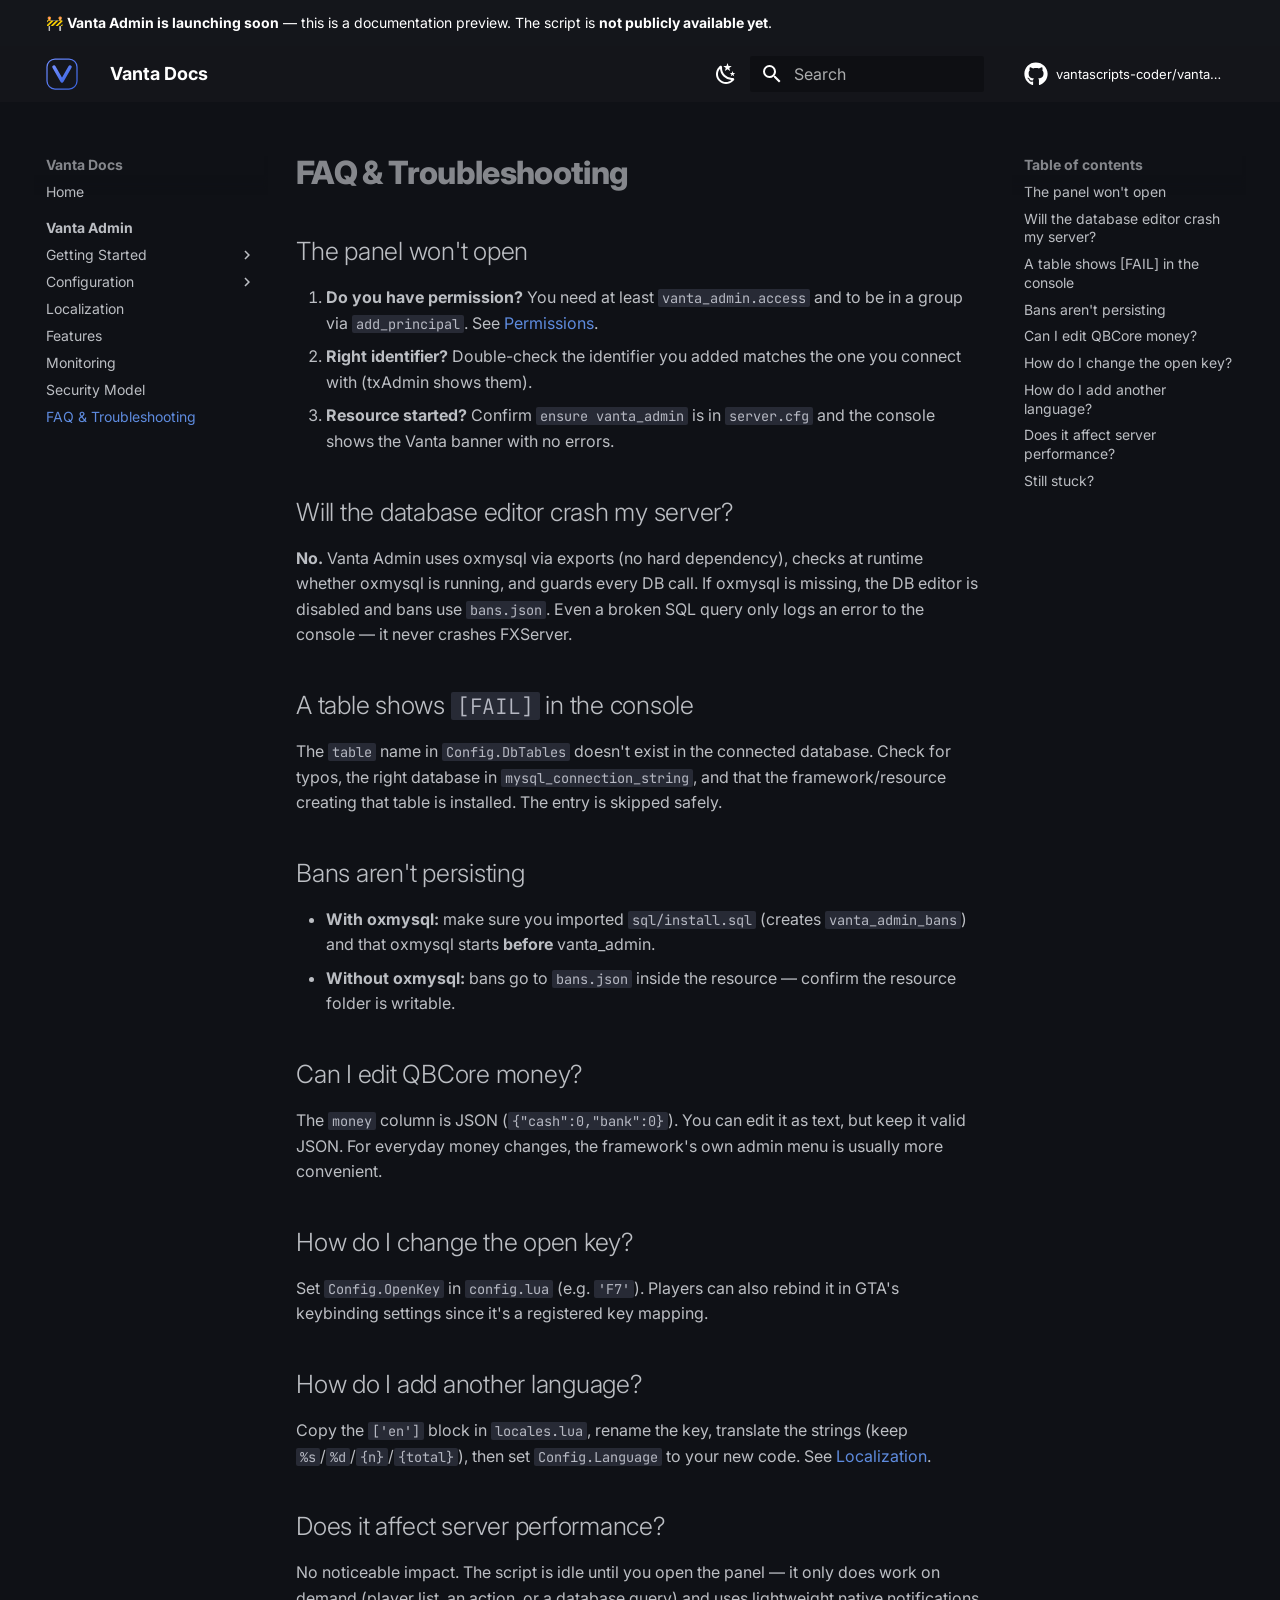
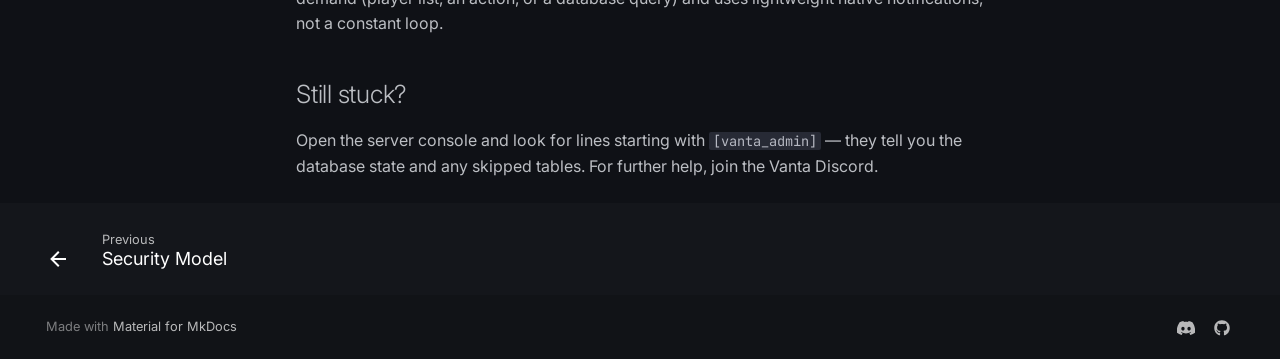
<file: scripts/vanta-admin/faq/index.html>
<!doctype html>
<html lang="en" class="no-js">
  <head>
    
      <meta charset="utf-8">
      <meta name="viewport" content="width=device-width,initial-scale=1">
      
        <meta name="description" content="Documentation for Vanta FiveM scripts">
      
      
        <meta name="author" content="Vanta">
      
      
        <link rel="canonical" href="https://vantascripts-coder.github.io/vanta-docs/scripts/vanta-admin/faq/">
      
      
        <link rel="prev" href="../security/">
      
      
      
        
      
      
      <link rel="icon" href="../../../assets/logo.svg">
      <meta name="generator" content="mkdocs-1.6.1, mkdocs-material-9.7.6">
    
    
      
        <title>FAQ & Troubleshooting - Vanta Docs</title>
      
    
    
      <link rel="stylesheet" href="../../../assets/stylesheets/main.484c7ddc.min.css">
      
        
        <link rel="stylesheet" href="../../../assets/stylesheets/palette.ab4e12ef.min.css">
      
      


    
    
      
    
    
      
        
        
        <link rel="preconnect" href="https://fonts.gstatic.com" crossorigin>
        <link rel="stylesheet" href="https://fonts.googleapis.com/css?family=Inter:300,300i,400,400i,700,700i%7CJetBrains+Mono:400,400i,700,700i&display=fallback">
        <style>:root{--md-text-font:"Inter";--md-code-font:"JetBrains Mono"}</style>
      
    
    
      <link rel="stylesheet" href="../../../stylesheets/extra.css">
    
    <script>__md_scope=new URL("../../..",location),__md_hash=e=>[...e].reduce(((e,_)=>(e<<5)-e+_.charCodeAt(0)),0),__md_get=(e,_=localStorage,t=__md_scope)=>JSON.parse(_.getItem(t.pathname+"."+e)),__md_set=(e,_,t=localStorage,a=__md_scope)=>{try{t.setItem(a.pathname+"."+e,JSON.stringify(_))}catch(e){}}</script>
    
      

    
    
  <meta name="robots" content="noindex, nofollow">

  </head>
  
  
    
    
      
    
    
    
    
    <body dir="ltr" data-md-color-scheme="slate" data-md-color-primary="black" data-md-color-accent="indigo">
  
    
    <input class="md-toggle" data-md-toggle="drawer" type="checkbox" id="__drawer" autocomplete="off">
    <input class="md-toggle" data-md-toggle="search" type="checkbox" id="__search" autocomplete="off">
    <label class="md-overlay" for="__drawer"></label>
    <div data-md-component="skip">
      
        
        <a href="#faq-troubleshooting" class="md-skip">
          Skip to content
        </a>
      
    </div>
    <div data-md-component="announce">
      
        <aside class="md-banner">
          <div class="md-banner__inner md-grid md-typeset">
            
            
  🚧 <strong>Vanta Admin is launching soon</strong> &mdash; this is a documentation
  preview. The script is <strong>not publicly available yet</strong>.

          </div>
          
        </aside>
      
    </div>
    
    
      

  

<header class="md-header md-header--shadow" data-md-component="header">
  <nav class="md-header__inner md-grid" aria-label="Header">
    <a href="../../.." title="Vanta Docs" class="md-header__button md-logo" aria-label="Vanta Docs" data-md-component="logo">
      
  <img src="../../../assets/logo.svg" alt="logo">

    </a>
    <label class="md-header__button md-icon" for="__drawer">
      
      <svg xmlns="http://www.w3.org/2000/svg" viewBox="0 0 24 24"><path d="M3 6h18v2H3zm0 5h18v2H3zm0 5h18v2H3z"/></svg>
    </label>
    <div class="md-header__title" data-md-component="header-title">
      <div class="md-header__ellipsis">
        <div class="md-header__topic">
          <span class="md-ellipsis">
            Vanta Docs
          </span>
        </div>
        <div class="md-header__topic" data-md-component="header-topic">
          <span class="md-ellipsis">
            
              FAQ & Troubleshooting
            
          </span>
        </div>
      </div>
    </div>
    
      
        <form class="md-header__option" data-md-component="palette">
  
    
    
    
    <input class="md-option" data-md-color-media="" data-md-color-scheme="slate" data-md-color-primary="black" data-md-color-accent="indigo"  aria-label="Switch to light mode"  type="radio" name="__palette" id="__palette_0">
    
      <label class="md-header__button md-icon" title="Switch to light mode" for="__palette_1" hidden>
        <svg xmlns="http://www.w3.org/2000/svg" viewBox="0 0 24 24"><path d="m17.75 4.09-2.53 1.94.91 3.06-2.63-1.81-2.63 1.81.91-3.06-2.53-1.94L12.44 4l1.06-3 1.06 3zm3.5 6.91-1.64 1.25.59 1.98-1.7-1.17-1.7 1.17.59-1.98L15.75 11l2.06-.05L18.5 9l.69 1.95zm-2.28 4.95c.83-.08 1.72 1.1 1.19 1.85-.32.45-.66.87-1.08 1.27C15.17 23 8.84 23 4.94 19.07c-3.91-3.9-3.91-10.24 0-14.14.4-.4.82-.76 1.27-1.08.75-.53 1.93.36 1.85 1.19-.27 2.86.69 5.83 2.89 8.02a9.96 9.96 0 0 0 8.02 2.89m-1.64 2.02a12.08 12.08 0 0 1-7.8-3.47c-2.17-2.19-3.33-5-3.49-7.82-2.81 3.14-2.7 7.96.31 10.98 3.02 3.01 7.84 3.12 10.98.31"/></svg>
      </label>
    
  
    
    
    
    <input class="md-option" data-md-color-media="" data-md-color-scheme="default" data-md-color-primary="black" data-md-color-accent="indigo"  aria-label="Switch to dark mode"  type="radio" name="__palette" id="__palette_1">
    
      <label class="md-header__button md-icon" title="Switch to dark mode" for="__palette_0" hidden>
        <svg xmlns="http://www.w3.org/2000/svg" viewBox="0 0 24 24"><path d="M12 7a5 5 0 0 1 5 5 5 5 0 0 1-5 5 5 5 0 0 1-5-5 5 5 0 0 1 5-5m0 2a3 3 0 0 0-3 3 3 3 0 0 0 3 3 3 3 0 0 0 3-3 3 3 0 0 0-3-3m0-7 2.39 3.42C13.65 5.15 12.84 5 12 5s-1.65.15-2.39.42zM3.34 7l4.16-.35A7.2 7.2 0 0 0 5.94 8.5c-.44.74-.69 1.5-.83 2.29zm.02 10 1.76-3.77a7.131 7.131 0 0 0 2.38 4.14zM20.65 7l-1.77 3.79a7.02 7.02 0 0 0-2.38-4.15zm-.01 10-4.14.36c.59-.51 1.12-1.14 1.54-1.86.42-.73.69-1.5.83-2.29zM12 22l-2.41-3.44c.74.27 1.55.44 2.41.44.82 0 1.63-.17 2.37-.44z"/></svg>
      </label>
    
  
</form>
      
    
    
      <script>var palette=__md_get("__palette");if(palette&&palette.color){if("(prefers-color-scheme)"===palette.color.media){var media=matchMedia("(prefers-color-scheme: light)"),input=document.querySelector(media.matches?"[data-md-color-media='(prefers-color-scheme: light)']":"[data-md-color-media='(prefers-color-scheme: dark)']");palette.color.media=input.getAttribute("data-md-color-media"),palette.color.scheme=input.getAttribute("data-md-color-scheme"),palette.color.primary=input.getAttribute("data-md-color-primary"),palette.color.accent=input.getAttribute("data-md-color-accent")}for(var[key,value]of Object.entries(palette.color))document.body.setAttribute("data-md-color-"+key,value)}</script>
    
    
    
      
      
        <label class="md-header__button md-icon" for="__search">
          
          <svg xmlns="http://www.w3.org/2000/svg" viewBox="0 0 24 24"><path d="M9.5 3A6.5 6.5 0 0 1 16 9.5c0 1.61-.59 3.09-1.56 4.23l.27.27h.79l5 5-1.5 1.5-5-5v-.79l-.27-.27A6.52 6.52 0 0 1 9.5 16 6.5 6.5 0 0 1 3 9.5 6.5 6.5 0 0 1 9.5 3m0 2C7 5 5 7 5 9.5S7 14 9.5 14 14 12 14 9.5 12 5 9.5 5"/></svg>
        </label>
        <div class="md-search" data-md-component="search" role="dialog">
  <label class="md-search__overlay" for="__search"></label>
  <div class="md-search__inner" role="search">
    <form class="md-search__form" name="search">
      <input type="text" class="md-search__input" name="query" aria-label="Search" placeholder="Search" autocapitalize="off" autocorrect="off" autocomplete="off" spellcheck="false" data-md-component="search-query" required>
      <label class="md-search__icon md-icon" for="__search">
        
        <svg xmlns="http://www.w3.org/2000/svg" viewBox="0 0 24 24"><path d="M9.5 3A6.5 6.5 0 0 1 16 9.5c0 1.61-.59 3.09-1.56 4.23l.27.27h.79l5 5-1.5 1.5-5-5v-.79l-.27-.27A6.52 6.52 0 0 1 9.5 16 6.5 6.5 0 0 1 3 9.5 6.5 6.5 0 0 1 9.5 3m0 2C7 5 5 7 5 9.5S7 14 9.5 14 14 12 14 9.5 12 5 9.5 5"/></svg>
        
        <svg xmlns="http://www.w3.org/2000/svg" viewBox="0 0 24 24"><path d="M20 11v2H8l5.5 5.5-1.42 1.42L4.16 12l7.92-7.92L13.5 5.5 8 11z"/></svg>
      </label>
      <nav class="md-search__options" aria-label="Search">
        
        <button type="reset" class="md-search__icon md-icon" title="Clear" aria-label="Clear" tabindex="-1">
          
          <svg xmlns="http://www.w3.org/2000/svg" viewBox="0 0 24 24"><path d="M19 6.41 17.59 5 12 10.59 6.41 5 5 6.41 10.59 12 5 17.59 6.41 19 12 13.41 17.59 19 19 17.59 13.41 12z"/></svg>
        </button>
      </nav>
      
        <div class="md-search__suggest" data-md-component="search-suggest"></div>
      
    </form>
    <div class="md-search__output">
      <div class="md-search__scrollwrap" tabindex="0" data-md-scrollfix>
        <div class="md-search-result" data-md-component="search-result">
          <div class="md-search-result__meta">
            Initializing search
          </div>
          <ol class="md-search-result__list" role="presentation"></ol>
        </div>
      </div>
    </div>
  </div>
</div>
      
    
    
      <div class="md-header__source">
        <a href="https://github.com/vantascripts-coder/vanta-docs" title="Go to repository" class="md-source" data-md-component="source">
  <div class="md-source__icon md-icon">
    
    <svg xmlns="http://www.w3.org/2000/svg" viewBox="0 0 512 512"><!--! Font Awesome Free 7.1.0 by @fontawesome - https://fontawesome.com License - https://fontawesome.com/license/free (Icons: CC BY 4.0, Fonts: SIL OFL 1.1, Code: MIT License) Copyright 2025 Fonticons, Inc.--><path d="M173.9 397.4c0 2-2.3 3.6-5.2 3.6-3.3.3-5.6-1.3-5.6-3.6 0-2 2.3-3.6 5.2-3.6 3-.3 5.6 1.3 5.6 3.6m-31.1-4.5c-.7 2 1.3 4.3 4.3 4.9 2.6 1 5.6 0 6.2-2s-1.3-4.3-4.3-5.2c-2.6-.7-5.5.3-6.2 2.3m44.2-1.7c-2.9.7-4.9 2.6-4.6 4.9.3 2 2.9 3.3 5.9 2.6 2.9-.7 4.9-2.6 4.6-4.6-.3-1.9-3-3.2-5.9-2.9M252.8 8C114.1 8 8 113.3 8 252c0 110.9 69.8 205.8 169.5 239.2 12.8 2.3 17.3-5.6 17.3-12.1 0-6.2-.3-40.4-.3-61.4 0 0-70 15-84.7-29.8 0 0-11.4-29.1-27.8-36.6 0 0-22.9-15.7 1.6-15.4 0 0 24.9 2 38.6 25.8 21.9 38.6 58.6 27.5 72.9 20.9 2.3-16 8.8-27.1 16-33.7-55.9-6.2-112.3-14.3-112.3-110.5 0-27.5 7.6-41.3 23.6-58.9-2.6-6.5-11.1-33.3 2.6-67.9 20.9-6.5 69 27 69 27 20-5.6 41.5-8.5 62.8-8.5s42.8 2.9 62.8 8.5c0 0 48.1-33.6 69-27 13.7 34.7 5.2 61.4 2.6 67.9 16 17.7 25.8 31.5 25.8 58.9 0 96.5-58.9 104.2-114.8 110.5 9.2 7.9 17 22.9 17 46.4 0 33.7-.3 75.4-.3 83.6 0 6.5 4.6 14.4 17.3 12.1C436.2 457.8 504 362.9 504 252 504 113.3 391.5 8 252.8 8M105.2 352.9c-1.3 1-1 3.3.7 5.2 1.6 1.6 3.9 2.3 5.2 1 1.3-1 1-3.3-.7-5.2-1.6-1.6-3.9-2.3-5.2-1m-10.8-8.1c-.7 1.3.3 2.9 2.3 3.9 1.6 1 3.6.7 4.3-.7.7-1.3-.3-2.9-2.3-3.9-2-.6-3.6-.3-4.3.7m32.4 35.6c-1.6 1.3-1 4.3 1.3 6.2 2.3 2.3 5.2 2.6 6.5 1 1.3-1.3.7-4.3-1.3-6.2-2.2-2.3-5.2-2.6-6.5-1m-11.4-14.7c-1.6 1-1.6 3.6 0 5.9s4.3 3.3 5.6 2.3c1.6-1.3 1.6-3.9 0-6.2-1.4-2.3-4-3.3-5.6-2"/></svg>
  </div>
  <div class="md-source__repository">
    vantascripts-coder/vanta-docs
  </div>
</a>
      </div>
    
  </nav>
  
</header>
    
    <div class="md-container" data-md-component="container">
      
      
        
          
        
      
      <main class="md-main" data-md-component="main">
        <div class="md-main__inner md-grid">
          
            
              
              <div class="md-sidebar md-sidebar--primary" data-md-component="sidebar" data-md-type="navigation" >
                <div class="md-sidebar__scrollwrap">
                  <div class="md-sidebar__inner">
                    



<nav class="md-nav md-nav--primary" aria-label="Navigation" data-md-level="0">
  <label class="md-nav__title" for="__drawer">
    <a href="../../.." title="Vanta Docs" class="md-nav__button md-logo" aria-label="Vanta Docs" data-md-component="logo">
      
  <img src="../../../assets/logo.svg" alt="logo">

    </a>
    Vanta Docs
  </label>
  
    <div class="md-nav__source">
      <a href="https://github.com/vantascripts-coder/vanta-docs" title="Go to repository" class="md-source" data-md-component="source">
  <div class="md-source__icon md-icon">
    
    <svg xmlns="http://www.w3.org/2000/svg" viewBox="0 0 512 512"><!--! Font Awesome Free 7.1.0 by @fontawesome - https://fontawesome.com License - https://fontawesome.com/license/free (Icons: CC BY 4.0, Fonts: SIL OFL 1.1, Code: MIT License) Copyright 2025 Fonticons, Inc.--><path d="M173.9 397.4c0 2-2.3 3.6-5.2 3.6-3.3.3-5.6-1.3-5.6-3.6 0-2 2.3-3.6 5.2-3.6 3-.3 5.6 1.3 5.6 3.6m-31.1-4.5c-.7 2 1.3 4.3 4.3 4.9 2.6 1 5.6 0 6.2-2s-1.3-4.3-4.3-5.2c-2.6-.7-5.5.3-6.2 2.3m44.2-1.7c-2.9.7-4.9 2.6-4.6 4.9.3 2 2.9 3.3 5.9 2.6 2.9-.7 4.9-2.6 4.6-4.6-.3-1.9-3-3.2-5.9-2.9M252.8 8C114.1 8 8 113.3 8 252c0 110.9 69.8 205.8 169.5 239.2 12.8 2.3 17.3-5.6 17.3-12.1 0-6.2-.3-40.4-.3-61.4 0 0-70 15-84.7-29.8 0 0-11.4-29.1-27.8-36.6 0 0-22.9-15.7 1.6-15.4 0 0 24.9 2 38.6 25.8 21.9 38.6 58.6 27.5 72.9 20.9 2.3-16 8.8-27.1 16-33.7-55.9-6.2-112.3-14.3-112.3-110.5 0-27.5 7.6-41.3 23.6-58.9-2.6-6.5-11.1-33.3 2.6-67.9 20.9-6.5 69 27 69 27 20-5.6 41.5-8.5 62.8-8.5s42.8 2.9 62.8 8.5c0 0 48.1-33.6 69-27 13.7 34.7 5.2 61.4 2.6 67.9 16 17.7 25.8 31.5 25.8 58.9 0 96.5-58.9 104.2-114.8 110.5 9.2 7.9 17 22.9 17 46.4 0 33.7-.3 75.4-.3 83.6 0 6.5 4.6 14.4 17.3 12.1C436.2 457.8 504 362.9 504 252 504 113.3 391.5 8 252.8 8M105.2 352.9c-1.3 1-1 3.3.7 5.2 1.6 1.6 3.9 2.3 5.2 1 1.3-1 1-3.3-.7-5.2-1.6-1.6-3.9-2.3-5.2-1m-10.8-8.1c-.7 1.3.3 2.9 2.3 3.9 1.6 1 3.6.7 4.3-.7.7-1.3-.3-2.9-2.3-3.9-2-.6-3.6-.3-4.3.7m32.4 35.6c-1.6 1.3-1 4.3 1.3 6.2 2.3 2.3 5.2 2.6 6.5 1 1.3-1.3.7-4.3-1.3-6.2-2.2-2.3-5.2-2.6-6.5-1m-11.4-14.7c-1.6 1-1.6 3.6 0 5.9s4.3 3.3 5.6 2.3c1.6-1.3 1.6-3.9 0-6.2-1.4-2.3-4-3.3-5.6-2"/></svg>
  </div>
  <div class="md-source__repository">
    vantascripts-coder/vanta-docs
  </div>
</a>
    </div>
  
  <ul class="md-nav__list" data-md-scrollfix>
    
      
      
  
  
  
  
    <li class="md-nav__item">
      <a href="../../.." class="md-nav__link">
        
  
  
  <span class="md-ellipsis">
    
  
    Home
  

    
  </span>
  
  

      </a>
    </li>
  

    
      
      
  
  
    
  
  
  
    
    
      
        
          
        
      
        
      
        
      
        
      
        
      
        
      
        
      
        
      
    
    
    
      
        
        
      
    
    
    <li class="md-nav__item md-nav__item--active md-nav__item--section md-nav__item--nested">
      
        
        
        <input class="md-nav__toggle md-toggle " type="checkbox" id="__nav_2" checked>
        
          
          <div class="md-nav__link md-nav__container">
            <a href="../" class="md-nav__link ">
              
  
  
  <span class="md-ellipsis">
    
  
    Vanta Admin
  

    
  </span>
  
  

            </a>
            
              
              <label class="md-nav__link " for="__nav_2" id="__nav_2_label" tabindex="">
                <span class="md-nav__icon md-icon"></span>
              </label>
            
          </div>
        
        <nav class="md-nav" data-md-level="1" aria-labelledby="__nav_2_label" aria-expanded="true">
          <label class="md-nav__title" for="__nav_2">
            <span class="md-nav__icon md-icon"></span>
            
  
    Vanta Admin
  

          </label>
          <ul class="md-nav__list" data-md-scrollfix>
            
              
            
              
                
  
  
  
  
    
    
      
        
      
        
      
        
      
    
    
    
      
    
    
    <li class="md-nav__item md-nav__item--nested">
      
        
        
        <input class="md-nav__toggle md-toggle " type="checkbox" id="__nav_2_2" >
        
          
          <label class="md-nav__link" for="__nav_2_2" id="__nav_2_2_label" tabindex="0">
            
  
  
  <span class="md-ellipsis">
    
  
    Getting Started
  

    
  </span>
  
  

            <span class="md-nav__icon md-icon"></span>
          </label>
        
        <nav class="md-nav" data-md-level="2" aria-labelledby="__nav_2_2_label" aria-expanded="false">
          <label class="md-nav__title" for="__nav_2_2">
            <span class="md-nav__icon md-icon"></span>
            
  
    Getting Started
  

          </label>
          <ul class="md-nav__list" data-md-scrollfix>
            
              
                
  
  
  
  
    <li class="md-nav__item">
      <a href="../getting-started/installation/" class="md-nav__link">
        
  
  
  <span class="md-ellipsis">
    
  
    Installation
  

    
  </span>
  
  

      </a>
    </li>
  

              
            
              
                
  
  
  
  
    <li class="md-nav__item">
      <a href="../getting-started/permissions/" class="md-nav__link">
        
  
  
  <span class="md-ellipsis">
    
  
    Permissions (ACE)
  

    
  </span>
  
  

      </a>
    </li>
  

              
            
              
                
  
  
  
  
    <li class="md-nav__item">
      <a href="../getting-started/server-cfg/" class="md-nav__link">
        
  
  
  <span class="md-ellipsis">
    
  
    server.cfg Setup
  

    
  </span>
  
  

      </a>
    </li>
  

              
            
          </ul>
        </nav>
      
    </li>
  

              
            
              
                
  
  
  
  
    
    
      
        
      
        
      
        
      
    
    
    
      
    
    
    <li class="md-nav__item md-nav__item--nested">
      
        
        
        <input class="md-nav__toggle md-toggle " type="checkbox" id="__nav_2_3" >
        
          
          <label class="md-nav__link" for="__nav_2_3" id="__nav_2_3_label" tabindex="0">
            
  
  
  <span class="md-ellipsis">
    
  
    Configuration
  

    
  </span>
  
  

            <span class="md-nav__icon md-icon"></span>
          </label>
        
        <nav class="md-nav" data-md-level="2" aria-labelledby="__nav_2_3_label" aria-expanded="false">
          <label class="md-nav__title" for="__nav_2_3">
            <span class="md-nav__icon md-icon"></span>
            
  
    Configuration
  

          </label>
          <ul class="md-nav__list" data-md-scrollfix>
            
              
                
  
  
  
  
    <li class="md-nav__item">
      <a href="../configuration/general/" class="md-nav__link">
        
  
  
  <span class="md-ellipsis">
    
  
    General
  

    
  </span>
  
  

      </a>
    </li>
  

              
            
              
                
  
  
  
  
    <li class="md-nav__item">
      <a href="../configuration/database/" class="md-nav__link">
        
  
  
  <span class="md-ellipsis">
    
  
    Database Editor
  

    
  </span>
  
  

      </a>
    </li>
  

              
            
              
                
  
  
  
  
    <li class="md-nav__item">
      <a href="../configuration/presets/" class="md-nav__link">
        
  
  
  <span class="md-ellipsis">
    
  
    Framework Presets
  

    
  </span>
  
  

      </a>
    </li>
  

              
            
          </ul>
        </nav>
      
    </li>
  

              
            
              
                
  
  
  
  
    <li class="md-nav__item">
      <a href="../localization/" class="md-nav__link">
        
  
  
  <span class="md-ellipsis">
    
  
    Localization
  

    
  </span>
  
  

      </a>
    </li>
  

              
            
              
                
  
  
  
  
    <li class="md-nav__item">
      <a href="../features/" class="md-nav__link">
        
  
  
  <span class="md-ellipsis">
    
  
    Features
  

    
  </span>
  
  

      </a>
    </li>
  

              
            
              
                
  
  
  
  
    <li class="md-nav__item">
      <a href="../monitoring/" class="md-nav__link">
        
  
  
  <span class="md-ellipsis">
    
  
    Monitoring
  

    
  </span>
  
  

      </a>
    </li>
  

              
            
              
                
  
  
  
  
    <li class="md-nav__item">
      <a href="../security/" class="md-nav__link">
        
  
  
  <span class="md-ellipsis">
    
  
    Security Model
  

    
  </span>
  
  

      </a>
    </li>
  

              
            
              
                
  
  
    
  
  
  
    <li class="md-nav__item md-nav__item--active">
      
      <input class="md-nav__toggle md-toggle" type="checkbox" id="__toc">
      
      
        
      
      
        <label class="md-nav__link md-nav__link--active" for="__toc">
          
  
  
  <span class="md-ellipsis">
    
  
    FAQ & Troubleshooting
  

    
  </span>
  
  

          <span class="md-nav__icon md-icon"></span>
        </label>
      
      <a href="./" class="md-nav__link md-nav__link--active">
        
  
  
  <span class="md-ellipsis">
    
  
    FAQ & Troubleshooting
  

    
  </span>
  
  

      </a>
      
        

<nav class="md-nav md-nav--secondary" aria-label="Table of contents">
  
  
  
    
  
  
    <label class="md-nav__title" for="__toc">
      <span class="md-nav__icon md-icon"></span>
      Table of contents
    </label>
    <ul class="md-nav__list" data-md-component="toc" data-md-scrollfix>
      
        <li class="md-nav__item">
  <a href="#the-panel-wont-open" class="md-nav__link">
    <span class="md-ellipsis">
      
        The panel won't open
      
    </span>
  </a>
  
</li>
      
        <li class="md-nav__item">
  <a href="#will-the-database-editor-crash-my-server" class="md-nav__link">
    <span class="md-ellipsis">
      
        Will the database editor crash my server?
      
    </span>
  </a>
  
</li>
      
        <li class="md-nav__item">
  <a href="#a-table-shows-fail-in-the-console" class="md-nav__link">
    <span class="md-ellipsis">
      
        A table shows [FAIL] in the console
      
    </span>
  </a>
  
</li>
      
        <li class="md-nav__item">
  <a href="#bans-arent-persisting" class="md-nav__link">
    <span class="md-ellipsis">
      
        Bans aren't persisting
      
    </span>
  </a>
  
</li>
      
        <li class="md-nav__item">
  <a href="#can-i-edit-qbcore-money" class="md-nav__link">
    <span class="md-ellipsis">
      
        Can I edit QBCore money?
      
    </span>
  </a>
  
</li>
      
        <li class="md-nav__item">
  <a href="#how-do-i-change-the-open-key" class="md-nav__link">
    <span class="md-ellipsis">
      
        How do I change the open key?
      
    </span>
  </a>
  
</li>
      
        <li class="md-nav__item">
  <a href="#how-do-i-add-another-language" class="md-nav__link">
    <span class="md-ellipsis">
      
        How do I add another language?
      
    </span>
  </a>
  
</li>
      
        <li class="md-nav__item">
  <a href="#does-it-affect-server-performance" class="md-nav__link">
    <span class="md-ellipsis">
      
        Does it affect server performance?
      
    </span>
  </a>
  
</li>
      
        <li class="md-nav__item">
  <a href="#still-stuck" class="md-nav__link">
    <span class="md-ellipsis">
      
        Still stuck?
      
    </span>
  </a>
  
</li>
      
    </ul>
  
</nav>
      
    </li>
  

              
            
          </ul>
        </nav>
      
    </li>
  

    
  </ul>
</nav>
                  </div>
                </div>
              </div>
            
            
              
              <div class="md-sidebar md-sidebar--secondary" data-md-component="sidebar" data-md-type="toc" >
                <div class="md-sidebar__scrollwrap">
                  <div class="md-sidebar__inner">
                    

<nav class="md-nav md-nav--secondary" aria-label="Table of contents">
  
  
  
    
  
  
    <label class="md-nav__title" for="__toc">
      <span class="md-nav__icon md-icon"></span>
      Table of contents
    </label>
    <ul class="md-nav__list" data-md-component="toc" data-md-scrollfix>
      
        <li class="md-nav__item">
  <a href="#the-panel-wont-open" class="md-nav__link">
    <span class="md-ellipsis">
      
        The panel won't open
      
    </span>
  </a>
  
</li>
      
        <li class="md-nav__item">
  <a href="#will-the-database-editor-crash-my-server" class="md-nav__link">
    <span class="md-ellipsis">
      
        Will the database editor crash my server?
      
    </span>
  </a>
  
</li>
      
        <li class="md-nav__item">
  <a href="#a-table-shows-fail-in-the-console" class="md-nav__link">
    <span class="md-ellipsis">
      
        A table shows [FAIL] in the console
      
    </span>
  </a>
  
</li>
      
        <li class="md-nav__item">
  <a href="#bans-arent-persisting" class="md-nav__link">
    <span class="md-ellipsis">
      
        Bans aren't persisting
      
    </span>
  </a>
  
</li>
      
        <li class="md-nav__item">
  <a href="#can-i-edit-qbcore-money" class="md-nav__link">
    <span class="md-ellipsis">
      
        Can I edit QBCore money?
      
    </span>
  </a>
  
</li>
      
        <li class="md-nav__item">
  <a href="#how-do-i-change-the-open-key" class="md-nav__link">
    <span class="md-ellipsis">
      
        How do I change the open key?
      
    </span>
  </a>
  
</li>
      
        <li class="md-nav__item">
  <a href="#how-do-i-add-another-language" class="md-nav__link">
    <span class="md-ellipsis">
      
        How do I add another language?
      
    </span>
  </a>
  
</li>
      
        <li class="md-nav__item">
  <a href="#does-it-affect-server-performance" class="md-nav__link">
    <span class="md-ellipsis">
      
        Does it affect server performance?
      
    </span>
  </a>
  
</li>
      
        <li class="md-nav__item">
  <a href="#still-stuck" class="md-nav__link">
    <span class="md-ellipsis">
      
        Still stuck?
      
    </span>
  </a>
  
</li>
      
    </ul>
  
</nav>
                  </div>
                </div>
              </div>
            
          
          
            <div class="md-content" data-md-component="content">
              
              <article class="md-content__inner md-typeset">
                
                  


  
  


<h1 id="faq-troubleshooting">FAQ &amp; Troubleshooting<a class="headerlink" href="#faq-troubleshooting" title="Permanent link">&para;</a></h1>
<h2 id="the-panel-wont-open">The panel won't open<a class="headerlink" href="#the-panel-wont-open" title="Permanent link">&para;</a></h2>
<ol>
<li><strong>Do you have permission?</strong> You need at least <code>vanta_admin.access</code> and to be in
   a group via <code>add_principal</code>. See <a href="../getting-started/permissions/">Permissions</a>.</li>
<li><strong>Right identifier?</strong> Double-check the identifier you added matches the one you
   connect with (txAdmin shows them).</li>
<li><strong>Resource started?</strong> Confirm <code>ensure vanta_admin</code> is in <code>server.cfg</code> and the
   console shows the Vanta banner with no errors.</li>
</ol>
<h2 id="will-the-database-editor-crash-my-server">Will the database editor crash my server?<a class="headerlink" href="#will-the-database-editor-crash-my-server" title="Permanent link">&para;</a></h2>
<p><strong>No.</strong> Vanta Admin uses oxmysql via exports (no hard dependency), checks at
runtime whether oxmysql is running, and guards every DB call. If oxmysql is
missing, the DB editor is disabled and bans use <code>bans.json</code>. Even a broken SQL
query only logs an error to the console — it never crashes FXServer.</p>
<h2 id="a-table-shows-fail-in-the-console">A table shows <code>[FAIL]</code> in the console<a class="headerlink" href="#a-table-shows-fail-in-the-console" title="Permanent link">&para;</a></h2>
<p>The <code>table</code> name in <code>Config.DbTables</code> doesn't exist in the connected database.
Check for typos, the right database in <code>mysql_connection_string</code>, and that the
framework/resource creating that table is installed. The entry is skipped safely.</p>
<h2 id="bans-arent-persisting">Bans aren't persisting<a class="headerlink" href="#bans-arent-persisting" title="Permanent link">&para;</a></h2>
<ul>
<li><strong>With oxmysql:</strong> make sure you imported <code>sql/install.sql</code> (creates
  <code>vanta_admin_bans</code>) and that oxmysql starts <strong>before</strong> vanta_admin.</li>
<li><strong>Without oxmysql:</strong> bans go to <code>bans.json</code> inside the resource — confirm the
  resource folder is writable.</li>
</ul>
<h2 id="can-i-edit-qbcore-money">Can I edit QBCore money?<a class="headerlink" href="#can-i-edit-qbcore-money" title="Permanent link">&para;</a></h2>
<p>The <code>money</code> column is JSON (<code>{"cash":0,"bank":0}</code>). You can edit it as text, but
keep it valid JSON. For everyday money changes, the framework's own admin menu is
usually more convenient.</p>
<h2 id="how-do-i-change-the-open-key">How do I change the open key?<a class="headerlink" href="#how-do-i-change-the-open-key" title="Permanent link">&para;</a></h2>
<p>Set <code>Config.OpenKey</code> in <code>config.lua</code> (e.g. <code>'F7'</code>). Players can also rebind it in
GTA's keybinding settings since it's a registered key mapping.</p>
<h2 id="how-do-i-add-another-language">How do I add another language?<a class="headerlink" href="#how-do-i-add-another-language" title="Permanent link">&para;</a></h2>
<p>Copy the <code>['en']</code> block in <code>locales.lua</code>, rename the key, translate the strings
(keep <code>%s</code>/<code>%d</code>/<code>{n}</code>/<code>{total}</code>), then set <code>Config.Language</code> to your new code. See
<a href="../localization/">Localization</a>.</p>
<h2 id="does-it-affect-server-performance">Does it affect server performance?<a class="headerlink" href="#does-it-affect-server-performance" title="Permanent link">&para;</a></h2>
<p>No noticeable impact. The script is idle until you open the panel — it only does
work on demand (player list, an action, or a database query) and uses lightweight
native notifications, not a constant loop.</p>
<h2 id="still-stuck">Still stuck?<a class="headerlink" href="#still-stuck" title="Permanent link">&para;</a></h2>
<p>Open the server console and look for lines starting with <code>[vanta_admin]</code> — they
tell you the database state and any skipped tables. For further help, join the
Vanta Discord.</p>












                
              </article>
            </div>
          
          
<script>var target=document.getElementById(location.hash.slice(1));target&&target.name&&(target.checked=target.name.startsWith("__tabbed_"))</script>
        </div>
        
          <button type="button" class="md-top md-icon" data-md-component="top" hidden>
  
  <svg xmlns="http://www.w3.org/2000/svg" viewBox="0 0 24 24"><path d="M13 20h-2V8l-5.5 5.5-1.42-1.42L12 4.16l7.92 7.92-1.42 1.42L13 8z"/></svg>
  Back to top
</button>
        
      </main>
      
        <footer class="md-footer">
  
    
      
      <nav class="md-footer__inner md-grid" aria-label="Footer" >
        
          
          <a href="../security/" class="md-footer__link md-footer__link--prev" aria-label="Previous: Security Model">
            <div class="md-footer__button md-icon">
              
              <svg xmlns="http://www.w3.org/2000/svg" viewBox="0 0 24 24"><path d="M20 11v2H8l5.5 5.5-1.42 1.42L4.16 12l7.92-7.92L13.5 5.5 8 11z"/></svg>
            </div>
            <div class="md-footer__title">
              <span class="md-footer__direction">
                Previous
              </span>
              <div class="md-ellipsis">
                Security Model
              </div>
            </div>
          </a>
        
        
      </nav>
    
  
  <div class="md-footer-meta md-typeset">
    <div class="md-footer-meta__inner md-grid">
      <div class="md-copyright">
  
  
    Made with
    <a href="https://squidfunk.github.io/mkdocs-material/" target="_blank" rel="noopener">
      Material for MkDocs
    </a>
  
</div>
      
        
<div class="md-social">
  
    
    
    
    
    <a href="https://discord.gg/your-invite" target="_blank" rel="noopener" title="Vanta Discord" class="md-social__link">
      <svg xmlns="http://www.w3.org/2000/svg" viewBox="0 0 576 512"><!--! Font Awesome Free 7.1.0 by @fontawesome - https://fontawesome.com License - https://fontawesome.com/license/free (Icons: CC BY 4.0, Fonts: SIL OFL 1.1, Code: MIT License) Copyright 2025 Fonticons, Inc.--><path d="M492.5 69.8c-.2-.3-.4-.6-.8-.7-38.1-17.5-78.4-30-119.7-37.1-.4-.1-.8 0-1.1.1s-.6.4-.8.8c-5.5 9.9-10.5 20.2-14.9 30.6-44.6-6.8-89.9-6.8-134.4 0-4.5-10.5-9.5-20.7-15.1-30.6-.2-.3-.5-.6-.8-.8s-.7-.2-1.1-.2C162.5 39 122.2 51.5 84.1 69c-.3.1-.6.4-.8.7C7.1 183.5-13.8 294.6-3.6 404.2c0 .3.1.5.2.8s.3.4.5.6c44.4 32.9 94 58 146.8 74.2.4.1.8.1 1.1 0s.7-.4.9-.7c11.3-15.4 21.4-31.8 30-48.8.1-.2.2-.5.2-.8s0-.5-.1-.8-.2-.5-.4-.6-.4-.3-.7-.4c-15.8-6.1-31.2-13.4-45.9-21.9-.3-.2-.5-.4-.7-.6s-.3-.6-.3-.9 0-.6.2-.9.3-.5.6-.7c3.1-2.3 6.2-4.7 9.1-7.1.3-.2.6-.4.9-.4s.7 0 1 .1c96.2 43.9 200.4 43.9 295.5 0 .3-.1.7-.2 1-.2s.7.2.9.4c2.9 2.4 6 4.9 9.1 7.2.2.2.4.4.6.7s.2.6.2.9-.1.6-.3.9-.4.5-.6.6c-14.7 8.6-30 15.9-45.9 21.8-.2.1-.5.2-.7.4s-.3.4-.4.7-.1.5-.1.8.1.5.2.8c8.8 17 18.8 33.3 30 48.8.2.3.6.6.9.7s.8.1 1.1 0c52.9-16.2 102.6-41.3 147.1-74.2.2-.2.4-.4.5-.6s.2-.5.2-.8c12.3-126.8-20.5-236.9-86.9-334.5zm-302 267.7c-29 0-52.8-26.6-52.8-59.2s23.4-59.2 52.8-59.2c29.7 0 53.3 26.8 52.8 59.2 0 32.7-23.4 59.2-52.8 59.2m195.4 0c-29 0-52.8-26.6-52.8-59.2s23.4-59.2 52.8-59.2c29.7 0 53.3 26.8 52.8 59.2 0 32.7-23.2 59.2-52.8 59.2"/></svg>
    </a>
  
    
    
    
    
      
      
    
    <a href="https://github.com/vantascripts-coder" target="_blank" rel="noopener" title="github.com" class="md-social__link">
      <svg xmlns="http://www.w3.org/2000/svg" viewBox="0 0 512 512"><!--! Font Awesome Free 7.1.0 by @fontawesome - https://fontawesome.com License - https://fontawesome.com/license/free (Icons: CC BY 4.0, Fonts: SIL OFL 1.1, Code: MIT License) Copyright 2025 Fonticons, Inc.--><path d="M173.9 397.4c0 2-2.3 3.6-5.2 3.6-3.3.3-5.6-1.3-5.6-3.6 0-2 2.3-3.6 5.2-3.6 3-.3 5.6 1.3 5.6 3.6m-31.1-4.5c-.7 2 1.3 4.3 4.3 4.9 2.6 1 5.6 0 6.2-2s-1.3-4.3-4.3-5.2c-2.6-.7-5.5.3-6.2 2.3m44.2-1.7c-2.9.7-4.9 2.6-4.6 4.9.3 2 2.9 3.3 5.9 2.6 2.9-.7 4.9-2.6 4.6-4.6-.3-1.9-3-3.2-5.9-2.9M252.8 8C114.1 8 8 113.3 8 252c0 110.9 69.8 205.8 169.5 239.2 12.8 2.3 17.3-5.6 17.3-12.1 0-6.2-.3-40.4-.3-61.4 0 0-70 15-84.7-29.8 0 0-11.4-29.1-27.8-36.6 0 0-22.9-15.7 1.6-15.4 0 0 24.9 2 38.6 25.8 21.9 38.6 58.6 27.5 72.9 20.9 2.3-16 8.8-27.1 16-33.7-55.9-6.2-112.3-14.3-112.3-110.5 0-27.5 7.6-41.3 23.6-58.9-2.6-6.5-11.1-33.3 2.6-67.9 20.9-6.5 69 27 69 27 20-5.6 41.5-8.5 62.8-8.5s42.8 2.9 62.8 8.5c0 0 48.1-33.6 69-27 13.7 34.7 5.2 61.4 2.6 67.9 16 17.7 25.8 31.5 25.8 58.9 0 96.5-58.9 104.2-114.8 110.5 9.2 7.9 17 22.9 17 46.4 0 33.7-.3 75.4-.3 83.6 0 6.5 4.6 14.4 17.3 12.1C436.2 457.8 504 362.9 504 252 504 113.3 391.5 8 252.8 8M105.2 352.9c-1.3 1-1 3.3.7 5.2 1.6 1.6 3.9 2.3 5.2 1 1.3-1 1-3.3-.7-5.2-1.6-1.6-3.9-2.3-5.2-1m-10.8-8.1c-.7 1.3.3 2.9 2.3 3.9 1.6 1 3.6.7 4.3-.7.7-1.3-.3-2.9-2.3-3.9-2-.6-3.6-.3-4.3.7m32.4 35.6c-1.6 1.3-1 4.3 1.3 6.2 2.3 2.3 5.2 2.6 6.5 1 1.3-1.3.7-4.3-1.3-6.2-2.2-2.3-5.2-2.6-6.5-1m-11.4-14.7c-1.6 1-1.6 3.6 0 5.9s4.3 3.3 5.6 2.3c1.6-1.3 1.6-3.9 0-6.2-1.4-2.3-4-3.3-5.6-2"/></svg>
    </a>
  
</div>
      
    </div>
  </div>
</footer>
      
    </div>
    <div class="md-dialog" data-md-component="dialog">
      <div class="md-dialog__inner md-typeset"></div>
    </div>
    
    
    
      
      
      <script id="__config" type="application/json">{"annotate": null, "base": "../../..", "features": ["navigation.sections", "navigation.top", "navigation.tracking", "navigation.footer", "navigation.indexes", "search.suggest", "search.highlight", "content.code.copy", "content.code.annotate", "toc.follow"], "search": "../../../assets/javascripts/workers/search.2c215733.min.js", "tags": null, "translations": {"clipboard.copied": "Copied to clipboard", "clipboard.copy": "Copy to clipboard", "search.result.more.one": "1 more on this page", "search.result.more.other": "# more on this page", "search.result.none": "No matching documents", "search.result.one": "1 matching document", "search.result.other": "# matching documents", "search.result.placeholder": "Type to start searching", "search.result.term.missing": "Missing", "select.version": "Select version"}, "version": null}</script>
    
    
      <script src="../../../assets/javascripts/bundle.79ae519e.min.js"></script>
      
    
  </body>
</html>
</file>
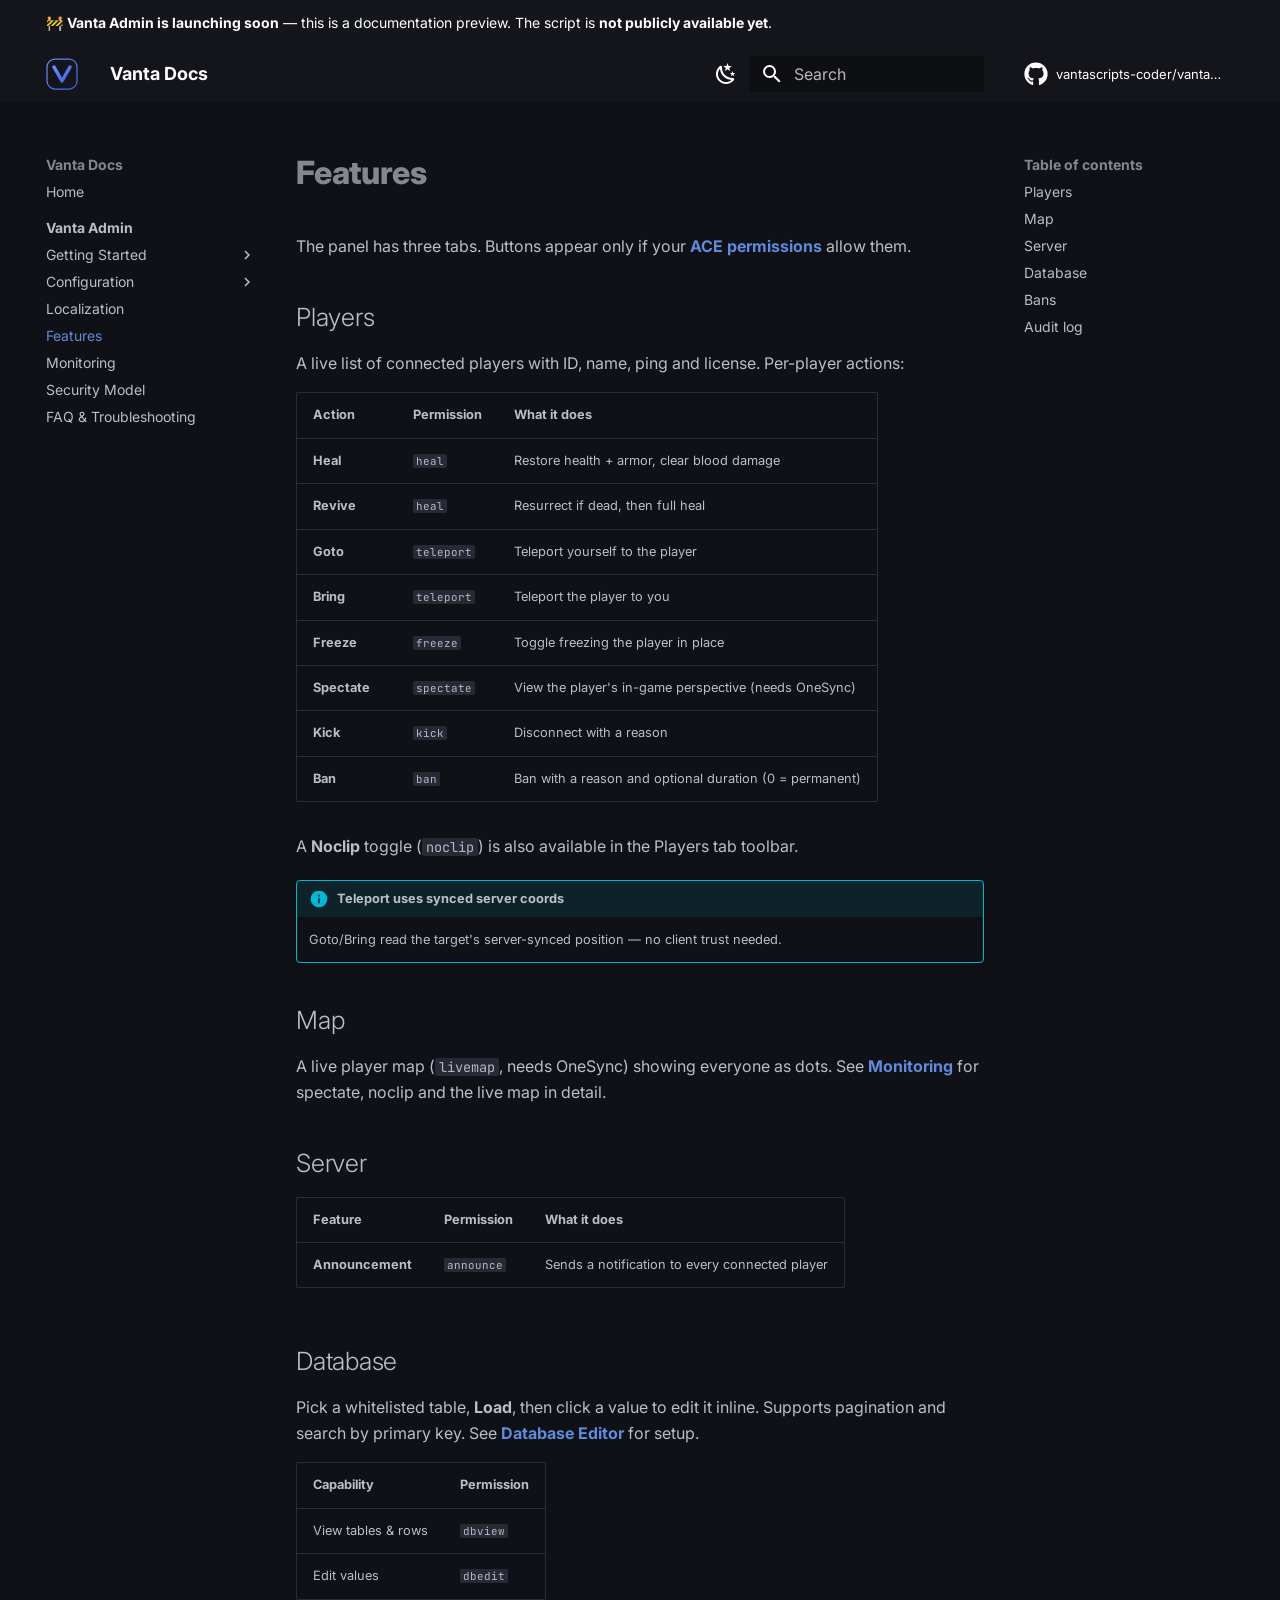
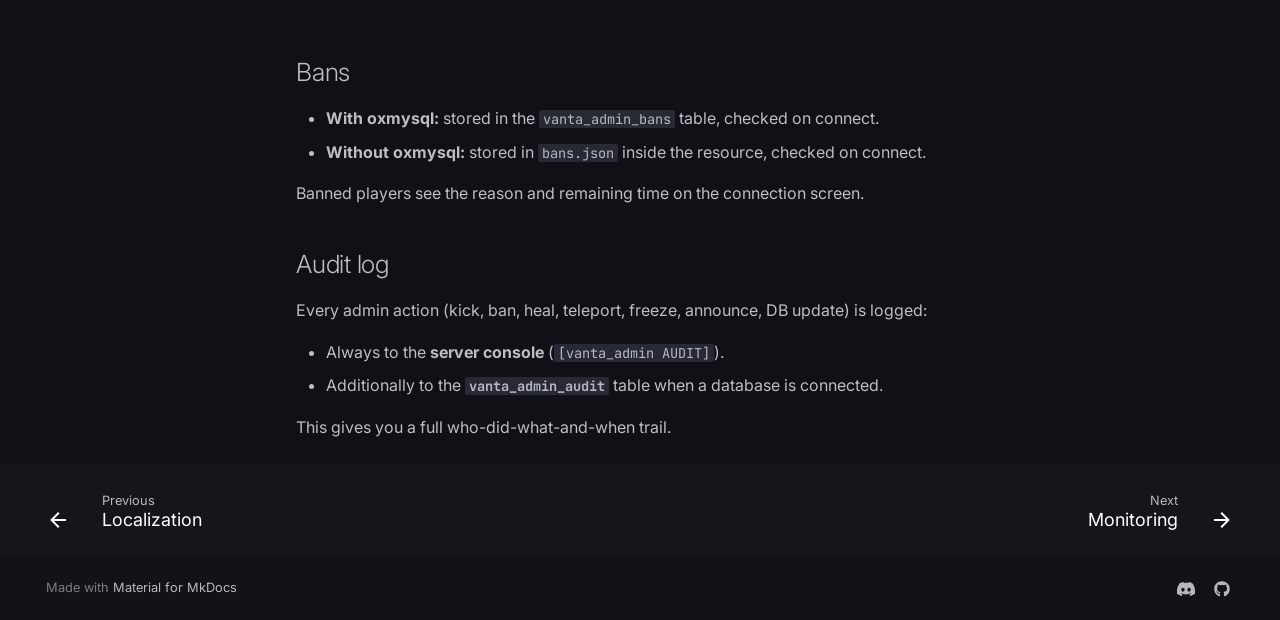
<file: scripts/vanta-admin/features/index.html>
<!doctype html>
<html lang="en" class="no-js">
  <head>
    
      <meta charset="utf-8">
      <meta name="viewport" content="width=device-width,initial-scale=1">
      
        <meta name="description" content="Documentation for Vanta FiveM scripts">
      
      
        <meta name="author" content="Vanta">
      
      
        <link rel="canonical" href="https://vantascripts-coder.github.io/vanta-docs/scripts/vanta-admin/features/">
      
      
        <link rel="prev" href="../localization/">
      
      
        <link rel="next" href="../monitoring/">
      
      
        
      
      
      <link rel="icon" href="../../../assets/logo.svg">
      <meta name="generator" content="mkdocs-1.6.1, mkdocs-material-9.7.6">
    
    
      
        <title>Features - Vanta Docs</title>
      
    
    
      <link rel="stylesheet" href="../../../assets/stylesheets/main.484c7ddc.min.css">
      
        
        <link rel="stylesheet" href="../../../assets/stylesheets/palette.ab4e12ef.min.css">
      
      


    
    
      
    
    
      
        
        
        <link rel="preconnect" href="https://fonts.gstatic.com" crossorigin>
        <link rel="stylesheet" href="https://fonts.googleapis.com/css?family=Inter:300,300i,400,400i,700,700i%7CJetBrains+Mono:400,400i,700,700i&display=fallback">
        <style>:root{--md-text-font:"Inter";--md-code-font:"JetBrains Mono"}</style>
      
    
    
      <link rel="stylesheet" href="../../../stylesheets/extra.css">
    
    <script>__md_scope=new URL("../../..",location),__md_hash=e=>[...e].reduce(((e,_)=>(e<<5)-e+_.charCodeAt(0)),0),__md_get=(e,_=localStorage,t=__md_scope)=>JSON.parse(_.getItem(t.pathname+"."+e)),__md_set=(e,_,t=localStorage,a=__md_scope)=>{try{t.setItem(a.pathname+"."+e,JSON.stringify(_))}catch(e){}}</script>
    
      

    
    
  <meta name="robots" content="noindex, nofollow">

  </head>
  
  
    
    
      
    
    
    
    
    <body dir="ltr" data-md-color-scheme="slate" data-md-color-primary="black" data-md-color-accent="indigo">
  
    
    <input class="md-toggle" data-md-toggle="drawer" type="checkbox" id="__drawer" autocomplete="off">
    <input class="md-toggle" data-md-toggle="search" type="checkbox" id="__search" autocomplete="off">
    <label class="md-overlay" for="__drawer"></label>
    <div data-md-component="skip">
      
        
        <a href="#features" class="md-skip">
          Skip to content
        </a>
      
    </div>
    <div data-md-component="announce">
      
        <aside class="md-banner">
          <div class="md-banner__inner md-grid md-typeset">
            
            
  🚧 <strong>Vanta Admin is launching soon</strong> &mdash; this is a documentation
  preview. The script is <strong>not publicly available yet</strong>.

          </div>
          
        </aside>
      
    </div>
    
    
      

  

<header class="md-header md-header--shadow" data-md-component="header">
  <nav class="md-header__inner md-grid" aria-label="Header">
    <a href="../../.." title="Vanta Docs" class="md-header__button md-logo" aria-label="Vanta Docs" data-md-component="logo">
      
  <img src="../../../assets/logo.svg" alt="logo">

    </a>
    <label class="md-header__button md-icon" for="__drawer">
      
      <svg xmlns="http://www.w3.org/2000/svg" viewBox="0 0 24 24"><path d="M3 6h18v2H3zm0 5h18v2H3zm0 5h18v2H3z"/></svg>
    </label>
    <div class="md-header__title" data-md-component="header-title">
      <div class="md-header__ellipsis">
        <div class="md-header__topic">
          <span class="md-ellipsis">
            Vanta Docs
          </span>
        </div>
        <div class="md-header__topic" data-md-component="header-topic">
          <span class="md-ellipsis">
            
              Features
            
          </span>
        </div>
      </div>
    </div>
    
      
        <form class="md-header__option" data-md-component="palette">
  
    
    
    
    <input class="md-option" data-md-color-media="" data-md-color-scheme="slate" data-md-color-primary="black" data-md-color-accent="indigo"  aria-label="Switch to light mode"  type="radio" name="__palette" id="__palette_0">
    
      <label class="md-header__button md-icon" title="Switch to light mode" for="__palette_1" hidden>
        <svg xmlns="http://www.w3.org/2000/svg" viewBox="0 0 24 24"><path d="m17.75 4.09-2.53 1.94.91 3.06-2.63-1.81-2.63 1.81.91-3.06-2.53-1.94L12.44 4l1.06-3 1.06 3zm3.5 6.91-1.64 1.25.59 1.98-1.7-1.17-1.7 1.17.59-1.98L15.75 11l2.06-.05L18.5 9l.69 1.95zm-2.28 4.95c.83-.08 1.72 1.1 1.19 1.85-.32.45-.66.87-1.08 1.27C15.17 23 8.84 23 4.94 19.07c-3.91-3.9-3.91-10.24 0-14.14.4-.4.82-.76 1.27-1.08.75-.53 1.93.36 1.85 1.19-.27 2.86.69 5.83 2.89 8.02a9.96 9.96 0 0 0 8.02 2.89m-1.64 2.02a12.08 12.08 0 0 1-7.8-3.47c-2.17-2.19-3.33-5-3.49-7.82-2.81 3.14-2.7 7.96.31 10.98 3.02 3.01 7.84 3.12 10.98.31"/></svg>
      </label>
    
  
    
    
    
    <input class="md-option" data-md-color-media="" data-md-color-scheme="default" data-md-color-primary="black" data-md-color-accent="indigo"  aria-label="Switch to dark mode"  type="radio" name="__palette" id="__palette_1">
    
      <label class="md-header__button md-icon" title="Switch to dark mode" for="__palette_0" hidden>
        <svg xmlns="http://www.w3.org/2000/svg" viewBox="0 0 24 24"><path d="M12 7a5 5 0 0 1 5 5 5 5 0 0 1-5 5 5 5 0 0 1-5-5 5 5 0 0 1 5-5m0 2a3 3 0 0 0-3 3 3 3 0 0 0 3 3 3 3 0 0 0 3-3 3 3 0 0 0-3-3m0-7 2.39 3.42C13.65 5.15 12.84 5 12 5s-1.65.15-2.39.42zM3.34 7l4.16-.35A7.2 7.2 0 0 0 5.94 8.5c-.44.74-.69 1.5-.83 2.29zm.02 10 1.76-3.77a7.131 7.131 0 0 0 2.38 4.14zM20.65 7l-1.77 3.79a7.02 7.02 0 0 0-2.38-4.15zm-.01 10-4.14.36c.59-.51 1.12-1.14 1.54-1.86.42-.73.69-1.5.83-2.29zM12 22l-2.41-3.44c.74.27 1.55.44 2.41.44.82 0 1.63-.17 2.37-.44z"/></svg>
      </label>
    
  
</form>
      
    
    
      <script>var palette=__md_get("__palette");if(palette&&palette.color){if("(prefers-color-scheme)"===palette.color.media){var media=matchMedia("(prefers-color-scheme: light)"),input=document.querySelector(media.matches?"[data-md-color-media='(prefers-color-scheme: light)']":"[data-md-color-media='(prefers-color-scheme: dark)']");palette.color.media=input.getAttribute("data-md-color-media"),palette.color.scheme=input.getAttribute("data-md-color-scheme"),palette.color.primary=input.getAttribute("data-md-color-primary"),palette.color.accent=input.getAttribute("data-md-color-accent")}for(var[key,value]of Object.entries(palette.color))document.body.setAttribute("data-md-color-"+key,value)}</script>
    
    
    
      
      
        <label class="md-header__button md-icon" for="__search">
          
          <svg xmlns="http://www.w3.org/2000/svg" viewBox="0 0 24 24"><path d="M9.5 3A6.5 6.5 0 0 1 16 9.5c0 1.61-.59 3.09-1.56 4.23l.27.27h.79l5 5-1.5 1.5-5-5v-.79l-.27-.27A6.52 6.52 0 0 1 9.5 16 6.5 6.5 0 0 1 3 9.5 6.5 6.5 0 0 1 9.5 3m0 2C7 5 5 7 5 9.5S7 14 9.5 14 14 12 14 9.5 12 5 9.5 5"/></svg>
        </label>
        <div class="md-search" data-md-component="search" role="dialog">
  <label class="md-search__overlay" for="__search"></label>
  <div class="md-search__inner" role="search">
    <form class="md-search__form" name="search">
      <input type="text" class="md-search__input" name="query" aria-label="Search" placeholder="Search" autocapitalize="off" autocorrect="off" autocomplete="off" spellcheck="false" data-md-component="search-query" required>
      <label class="md-search__icon md-icon" for="__search">
        
        <svg xmlns="http://www.w3.org/2000/svg" viewBox="0 0 24 24"><path d="M9.5 3A6.5 6.5 0 0 1 16 9.5c0 1.61-.59 3.09-1.56 4.23l.27.27h.79l5 5-1.5 1.5-5-5v-.79l-.27-.27A6.52 6.52 0 0 1 9.5 16 6.5 6.5 0 0 1 3 9.5 6.5 6.5 0 0 1 9.5 3m0 2C7 5 5 7 5 9.5S7 14 9.5 14 14 12 14 9.5 12 5 9.5 5"/></svg>
        
        <svg xmlns="http://www.w3.org/2000/svg" viewBox="0 0 24 24"><path d="M20 11v2H8l5.5 5.5-1.42 1.42L4.16 12l7.92-7.92L13.5 5.5 8 11z"/></svg>
      </label>
      <nav class="md-search__options" aria-label="Search">
        
        <button type="reset" class="md-search__icon md-icon" title="Clear" aria-label="Clear" tabindex="-1">
          
          <svg xmlns="http://www.w3.org/2000/svg" viewBox="0 0 24 24"><path d="M19 6.41 17.59 5 12 10.59 6.41 5 5 6.41 10.59 12 5 17.59 6.41 19 12 13.41 17.59 19 19 17.59 13.41 12z"/></svg>
        </button>
      </nav>
      
        <div class="md-search__suggest" data-md-component="search-suggest"></div>
      
    </form>
    <div class="md-search__output">
      <div class="md-search__scrollwrap" tabindex="0" data-md-scrollfix>
        <div class="md-search-result" data-md-component="search-result">
          <div class="md-search-result__meta">
            Initializing search
          </div>
          <ol class="md-search-result__list" role="presentation"></ol>
        </div>
      </div>
    </div>
  </div>
</div>
      
    
    
      <div class="md-header__source">
        <a href="https://github.com/vantascripts-coder/vanta-docs" title="Go to repository" class="md-source" data-md-component="source">
  <div class="md-source__icon md-icon">
    
    <svg xmlns="http://www.w3.org/2000/svg" viewBox="0 0 512 512"><!--! Font Awesome Free 7.1.0 by @fontawesome - https://fontawesome.com License - https://fontawesome.com/license/free (Icons: CC BY 4.0, Fonts: SIL OFL 1.1, Code: MIT License) Copyright 2025 Fonticons, Inc.--><path d="M173.9 397.4c0 2-2.3 3.6-5.2 3.6-3.3.3-5.6-1.3-5.6-3.6 0-2 2.3-3.6 5.2-3.6 3-.3 5.6 1.3 5.6 3.6m-31.1-4.5c-.7 2 1.3 4.3 4.3 4.9 2.6 1 5.6 0 6.2-2s-1.3-4.3-4.3-5.2c-2.6-.7-5.5.3-6.2 2.3m44.2-1.7c-2.9.7-4.9 2.6-4.6 4.9.3 2 2.9 3.3 5.9 2.6 2.9-.7 4.9-2.6 4.6-4.6-.3-1.9-3-3.2-5.9-2.9M252.8 8C114.1 8 8 113.3 8 252c0 110.9 69.8 205.8 169.5 239.2 12.8 2.3 17.3-5.6 17.3-12.1 0-6.2-.3-40.4-.3-61.4 0 0-70 15-84.7-29.8 0 0-11.4-29.1-27.8-36.6 0 0-22.9-15.7 1.6-15.4 0 0 24.9 2 38.6 25.8 21.9 38.6 58.6 27.5 72.9 20.9 2.3-16 8.8-27.1 16-33.7-55.9-6.2-112.3-14.3-112.3-110.5 0-27.5 7.6-41.3 23.6-58.9-2.6-6.5-11.1-33.3 2.6-67.9 20.9-6.5 69 27 69 27 20-5.6 41.5-8.5 62.8-8.5s42.8 2.9 62.8 8.5c0 0 48.1-33.6 69-27 13.7 34.7 5.2 61.4 2.6 67.9 16 17.7 25.8 31.5 25.8 58.9 0 96.5-58.9 104.2-114.8 110.5 9.2 7.9 17 22.9 17 46.4 0 33.7-.3 75.4-.3 83.6 0 6.5 4.6 14.4 17.3 12.1C436.2 457.8 504 362.9 504 252 504 113.3 391.5 8 252.8 8M105.2 352.9c-1.3 1-1 3.3.7 5.2 1.6 1.6 3.9 2.3 5.2 1 1.3-1 1-3.3-.7-5.2-1.6-1.6-3.9-2.3-5.2-1m-10.8-8.1c-.7 1.3.3 2.9 2.3 3.9 1.6 1 3.6.7 4.3-.7.7-1.3-.3-2.9-2.3-3.9-2-.6-3.6-.3-4.3.7m32.4 35.6c-1.6 1.3-1 4.3 1.3 6.2 2.3 2.3 5.2 2.6 6.5 1 1.3-1.3.7-4.3-1.3-6.2-2.2-2.3-5.2-2.6-6.5-1m-11.4-14.7c-1.6 1-1.6 3.6 0 5.9s4.3 3.3 5.6 2.3c1.6-1.3 1.6-3.9 0-6.2-1.4-2.3-4-3.3-5.6-2"/></svg>
  </div>
  <div class="md-source__repository">
    vantascripts-coder/vanta-docs
  </div>
</a>
      </div>
    
  </nav>
  
</header>
    
    <div class="md-container" data-md-component="container">
      
      
        
          
        
      
      <main class="md-main" data-md-component="main">
        <div class="md-main__inner md-grid">
          
            
              
              <div class="md-sidebar md-sidebar--primary" data-md-component="sidebar" data-md-type="navigation" >
                <div class="md-sidebar__scrollwrap">
                  <div class="md-sidebar__inner">
                    



<nav class="md-nav md-nav--primary" aria-label="Navigation" data-md-level="0">
  <label class="md-nav__title" for="__drawer">
    <a href="../../.." title="Vanta Docs" class="md-nav__button md-logo" aria-label="Vanta Docs" data-md-component="logo">
      
  <img src="../../../assets/logo.svg" alt="logo">

    </a>
    Vanta Docs
  </label>
  
    <div class="md-nav__source">
      <a href="https://github.com/vantascripts-coder/vanta-docs" title="Go to repository" class="md-source" data-md-component="source">
  <div class="md-source__icon md-icon">
    
    <svg xmlns="http://www.w3.org/2000/svg" viewBox="0 0 512 512"><!--! Font Awesome Free 7.1.0 by @fontawesome - https://fontawesome.com License - https://fontawesome.com/license/free (Icons: CC BY 4.0, Fonts: SIL OFL 1.1, Code: MIT License) Copyright 2025 Fonticons, Inc.--><path d="M173.9 397.4c0 2-2.3 3.6-5.2 3.6-3.3.3-5.6-1.3-5.6-3.6 0-2 2.3-3.6 5.2-3.6 3-.3 5.6 1.3 5.6 3.6m-31.1-4.5c-.7 2 1.3 4.3 4.3 4.9 2.6 1 5.6 0 6.2-2s-1.3-4.3-4.3-5.2c-2.6-.7-5.5.3-6.2 2.3m44.2-1.7c-2.9.7-4.9 2.6-4.6 4.9.3 2 2.9 3.3 5.9 2.6 2.9-.7 4.9-2.6 4.6-4.6-.3-1.9-3-3.2-5.9-2.9M252.8 8C114.1 8 8 113.3 8 252c0 110.9 69.8 205.8 169.5 239.2 12.8 2.3 17.3-5.6 17.3-12.1 0-6.2-.3-40.4-.3-61.4 0 0-70 15-84.7-29.8 0 0-11.4-29.1-27.8-36.6 0 0-22.9-15.7 1.6-15.4 0 0 24.9 2 38.6 25.8 21.9 38.6 58.6 27.5 72.9 20.9 2.3-16 8.8-27.1 16-33.7-55.9-6.2-112.3-14.3-112.3-110.5 0-27.5 7.6-41.3 23.6-58.9-2.6-6.5-11.1-33.3 2.6-67.9 20.9-6.5 69 27 69 27 20-5.6 41.5-8.5 62.8-8.5s42.8 2.9 62.8 8.5c0 0 48.1-33.6 69-27 13.7 34.7 5.2 61.4 2.6 67.9 16 17.7 25.8 31.5 25.8 58.9 0 96.5-58.9 104.2-114.8 110.5 9.2 7.9 17 22.9 17 46.4 0 33.7-.3 75.4-.3 83.6 0 6.5 4.6 14.4 17.3 12.1C436.2 457.8 504 362.9 504 252 504 113.3 391.5 8 252.8 8M105.2 352.9c-1.3 1-1 3.3.7 5.2 1.6 1.6 3.9 2.3 5.2 1 1.3-1 1-3.3-.7-5.2-1.6-1.6-3.9-2.3-5.2-1m-10.8-8.1c-.7 1.3.3 2.9 2.3 3.9 1.6 1 3.6.7 4.3-.7.7-1.3-.3-2.9-2.3-3.9-2-.6-3.6-.3-4.3.7m32.4 35.6c-1.6 1.3-1 4.3 1.3 6.2 2.3 2.3 5.2 2.6 6.5 1 1.3-1.3.7-4.3-1.3-6.2-2.2-2.3-5.2-2.6-6.5-1m-11.4-14.7c-1.6 1-1.6 3.6 0 5.9s4.3 3.3 5.6 2.3c1.6-1.3 1.6-3.9 0-6.2-1.4-2.3-4-3.3-5.6-2"/></svg>
  </div>
  <div class="md-source__repository">
    vantascripts-coder/vanta-docs
  </div>
</a>
    </div>
  
  <ul class="md-nav__list" data-md-scrollfix>
    
      
      
  
  
  
  
    <li class="md-nav__item">
      <a href="../../.." class="md-nav__link">
        
  
  
  <span class="md-ellipsis">
    
  
    Home
  

    
  </span>
  
  

      </a>
    </li>
  

    
      
      
  
  
    
  
  
  
    
    
      
        
          
        
      
        
      
        
      
        
      
        
      
        
      
        
      
        
      
    
    
    
      
        
        
      
    
    
    <li class="md-nav__item md-nav__item--active md-nav__item--section md-nav__item--nested">
      
        
        
        <input class="md-nav__toggle md-toggle " type="checkbox" id="__nav_2" checked>
        
          
          <div class="md-nav__link md-nav__container">
            <a href="../" class="md-nav__link ">
              
  
  
  <span class="md-ellipsis">
    
  
    Vanta Admin
  

    
  </span>
  
  

            </a>
            
              
              <label class="md-nav__link " for="__nav_2" id="__nav_2_label" tabindex="">
                <span class="md-nav__icon md-icon"></span>
              </label>
            
          </div>
        
        <nav class="md-nav" data-md-level="1" aria-labelledby="__nav_2_label" aria-expanded="true">
          <label class="md-nav__title" for="__nav_2">
            <span class="md-nav__icon md-icon"></span>
            
  
    Vanta Admin
  

          </label>
          <ul class="md-nav__list" data-md-scrollfix>
            
              
            
              
                
  
  
  
  
    
    
      
        
      
        
      
        
      
    
    
    
      
    
    
    <li class="md-nav__item md-nav__item--nested">
      
        
        
        <input class="md-nav__toggle md-toggle " type="checkbox" id="__nav_2_2" >
        
          
          <label class="md-nav__link" for="__nav_2_2" id="__nav_2_2_label" tabindex="0">
            
  
  
  <span class="md-ellipsis">
    
  
    Getting Started
  

    
  </span>
  
  

            <span class="md-nav__icon md-icon"></span>
          </label>
        
        <nav class="md-nav" data-md-level="2" aria-labelledby="__nav_2_2_label" aria-expanded="false">
          <label class="md-nav__title" for="__nav_2_2">
            <span class="md-nav__icon md-icon"></span>
            
  
    Getting Started
  

          </label>
          <ul class="md-nav__list" data-md-scrollfix>
            
              
                
  
  
  
  
    <li class="md-nav__item">
      <a href="../getting-started/installation/" class="md-nav__link">
        
  
  
  <span class="md-ellipsis">
    
  
    Installation
  

    
  </span>
  
  

      </a>
    </li>
  

              
            
              
                
  
  
  
  
    <li class="md-nav__item">
      <a href="../getting-started/permissions/" class="md-nav__link">
        
  
  
  <span class="md-ellipsis">
    
  
    Permissions (ACE)
  

    
  </span>
  
  

      </a>
    </li>
  

              
            
              
                
  
  
  
  
    <li class="md-nav__item">
      <a href="../getting-started/server-cfg/" class="md-nav__link">
        
  
  
  <span class="md-ellipsis">
    
  
    server.cfg Setup
  

    
  </span>
  
  

      </a>
    </li>
  

              
            
          </ul>
        </nav>
      
    </li>
  

              
            
              
                
  
  
  
  
    
    
      
        
      
        
      
        
      
    
    
    
      
    
    
    <li class="md-nav__item md-nav__item--nested">
      
        
        
        <input class="md-nav__toggle md-toggle " type="checkbox" id="__nav_2_3" >
        
          
          <label class="md-nav__link" for="__nav_2_3" id="__nav_2_3_label" tabindex="0">
            
  
  
  <span class="md-ellipsis">
    
  
    Configuration
  

    
  </span>
  
  

            <span class="md-nav__icon md-icon"></span>
          </label>
        
        <nav class="md-nav" data-md-level="2" aria-labelledby="__nav_2_3_label" aria-expanded="false">
          <label class="md-nav__title" for="__nav_2_3">
            <span class="md-nav__icon md-icon"></span>
            
  
    Configuration
  

          </label>
          <ul class="md-nav__list" data-md-scrollfix>
            
              
                
  
  
  
  
    <li class="md-nav__item">
      <a href="../configuration/general/" class="md-nav__link">
        
  
  
  <span class="md-ellipsis">
    
  
    General
  

    
  </span>
  
  

      </a>
    </li>
  

              
            
              
                
  
  
  
  
    <li class="md-nav__item">
      <a href="../configuration/database/" class="md-nav__link">
        
  
  
  <span class="md-ellipsis">
    
  
    Database Editor
  

    
  </span>
  
  

      </a>
    </li>
  

              
            
              
                
  
  
  
  
    <li class="md-nav__item">
      <a href="../configuration/presets/" class="md-nav__link">
        
  
  
  <span class="md-ellipsis">
    
  
    Framework Presets
  

    
  </span>
  
  

      </a>
    </li>
  

              
            
          </ul>
        </nav>
      
    </li>
  

              
            
              
                
  
  
  
  
    <li class="md-nav__item">
      <a href="../localization/" class="md-nav__link">
        
  
  
  <span class="md-ellipsis">
    
  
    Localization
  

    
  </span>
  
  

      </a>
    </li>
  

              
            
              
                
  
  
    
  
  
  
    <li class="md-nav__item md-nav__item--active">
      
      <input class="md-nav__toggle md-toggle" type="checkbox" id="__toc">
      
      
        
      
      
        <label class="md-nav__link md-nav__link--active" for="__toc">
          
  
  
  <span class="md-ellipsis">
    
  
    Features
  

    
  </span>
  
  

          <span class="md-nav__icon md-icon"></span>
        </label>
      
      <a href="./" class="md-nav__link md-nav__link--active">
        
  
  
  <span class="md-ellipsis">
    
  
    Features
  

    
  </span>
  
  

      </a>
      
        

<nav class="md-nav md-nav--secondary" aria-label="Table of contents">
  
  
  
    
  
  
    <label class="md-nav__title" for="__toc">
      <span class="md-nav__icon md-icon"></span>
      Table of contents
    </label>
    <ul class="md-nav__list" data-md-component="toc" data-md-scrollfix>
      
        <li class="md-nav__item">
  <a href="#players" class="md-nav__link">
    <span class="md-ellipsis">
      
        Players
      
    </span>
  </a>
  
</li>
      
        <li class="md-nav__item">
  <a href="#map" class="md-nav__link">
    <span class="md-ellipsis">
      
        Map
      
    </span>
  </a>
  
</li>
      
        <li class="md-nav__item">
  <a href="#server" class="md-nav__link">
    <span class="md-ellipsis">
      
        Server
      
    </span>
  </a>
  
</li>
      
        <li class="md-nav__item">
  <a href="#database" class="md-nav__link">
    <span class="md-ellipsis">
      
        Database
      
    </span>
  </a>
  
</li>
      
        <li class="md-nav__item">
  <a href="#bans" class="md-nav__link">
    <span class="md-ellipsis">
      
        Bans
      
    </span>
  </a>
  
</li>
      
        <li class="md-nav__item">
  <a href="#audit-log" class="md-nav__link">
    <span class="md-ellipsis">
      
        Audit log
      
    </span>
  </a>
  
</li>
      
    </ul>
  
</nav>
      
    </li>
  

              
            
              
                
  
  
  
  
    <li class="md-nav__item">
      <a href="../monitoring/" class="md-nav__link">
        
  
  
  <span class="md-ellipsis">
    
  
    Monitoring
  

    
  </span>
  
  

      </a>
    </li>
  

              
            
              
                
  
  
  
  
    <li class="md-nav__item">
      <a href="../security/" class="md-nav__link">
        
  
  
  <span class="md-ellipsis">
    
  
    Security Model
  

    
  </span>
  
  

      </a>
    </li>
  

              
            
              
                
  
  
  
  
    <li class="md-nav__item">
      <a href="../faq/" class="md-nav__link">
        
  
  
  <span class="md-ellipsis">
    
  
    FAQ & Troubleshooting
  

    
  </span>
  
  

      </a>
    </li>
  

              
            
          </ul>
        </nav>
      
    </li>
  

    
  </ul>
</nav>
                  </div>
                </div>
              </div>
            
            
              
              <div class="md-sidebar md-sidebar--secondary" data-md-component="sidebar" data-md-type="toc" >
                <div class="md-sidebar__scrollwrap">
                  <div class="md-sidebar__inner">
                    

<nav class="md-nav md-nav--secondary" aria-label="Table of contents">
  
  
  
    
  
  
    <label class="md-nav__title" for="__toc">
      <span class="md-nav__icon md-icon"></span>
      Table of contents
    </label>
    <ul class="md-nav__list" data-md-component="toc" data-md-scrollfix>
      
        <li class="md-nav__item">
  <a href="#players" class="md-nav__link">
    <span class="md-ellipsis">
      
        Players
      
    </span>
  </a>
  
</li>
      
        <li class="md-nav__item">
  <a href="#map" class="md-nav__link">
    <span class="md-ellipsis">
      
        Map
      
    </span>
  </a>
  
</li>
      
        <li class="md-nav__item">
  <a href="#server" class="md-nav__link">
    <span class="md-ellipsis">
      
        Server
      
    </span>
  </a>
  
</li>
      
        <li class="md-nav__item">
  <a href="#database" class="md-nav__link">
    <span class="md-ellipsis">
      
        Database
      
    </span>
  </a>
  
</li>
      
        <li class="md-nav__item">
  <a href="#bans" class="md-nav__link">
    <span class="md-ellipsis">
      
        Bans
      
    </span>
  </a>
  
</li>
      
        <li class="md-nav__item">
  <a href="#audit-log" class="md-nav__link">
    <span class="md-ellipsis">
      
        Audit log
      
    </span>
  </a>
  
</li>
      
    </ul>
  
</nav>
                  </div>
                </div>
              </div>
            
          
          
            <div class="md-content" data-md-component="content">
              
              <article class="md-content__inner md-typeset">
                
                  


  
  


<h1 id="features">Features<a class="headerlink" href="#features" title="Permanent link">&para;</a></h1>
<p>The panel has three tabs. Buttons appear only if your
<strong><a href="../getting-started/permissions/">ACE permissions</a></strong> allow them.</p>
<h2 id="players">Players<a class="headerlink" href="#players" title="Permanent link">&para;</a></h2>
<p>A live list of connected players with ID, name, ping and license. Per-player
actions:</p>
<table>
<thead>
<tr>
<th>Action</th>
<th>Permission</th>
<th>What it does</th>
</tr>
</thead>
<tbody>
<tr>
<td><strong>Heal</strong></td>
<td><code>heal</code></td>
<td>Restore health + armor, clear blood damage</td>
</tr>
<tr>
<td><strong>Revive</strong></td>
<td><code>heal</code></td>
<td>Resurrect if dead, then full heal</td>
</tr>
<tr>
<td><strong>Goto</strong></td>
<td><code>teleport</code></td>
<td>Teleport yourself to the player</td>
</tr>
<tr>
<td><strong>Bring</strong></td>
<td><code>teleport</code></td>
<td>Teleport the player to you</td>
</tr>
<tr>
<td><strong>Freeze</strong></td>
<td><code>freeze</code></td>
<td>Toggle freezing the player in place</td>
</tr>
<tr>
<td><strong>Spectate</strong></td>
<td><code>spectate</code></td>
<td>View the player's in-game perspective (needs OneSync)</td>
</tr>
<tr>
<td><strong>Kick</strong></td>
<td><code>kick</code></td>
<td>Disconnect with a reason</td>
</tr>
<tr>
<td><strong>Ban</strong></td>
<td><code>ban</code></td>
<td>Ban with a reason and optional duration (0 = permanent)</td>
</tr>
</tbody>
</table>
<p>A <strong>Noclip</strong> toggle (<code>noclip</code>) is also available in the Players tab toolbar.</p>
<div class="admonition info">
<p class="admonition-title">Teleport uses synced server coords</p>
<p>Goto/Bring read the target's server-synced position — no client trust needed.</p>
</div>
<h2 id="map">Map<a class="headerlink" href="#map" title="Permanent link">&para;</a></h2>
<p>A live player map (<code>livemap</code>, needs OneSync) showing everyone as dots. See
<strong><a href="../monitoring/">Monitoring</a></strong> for spectate, noclip and the live map in detail.</p>
<h2 id="server">Server<a class="headerlink" href="#server" title="Permanent link">&para;</a></h2>
<table>
<thead>
<tr>
<th>Feature</th>
<th>Permission</th>
<th>What it does</th>
</tr>
</thead>
<tbody>
<tr>
<td><strong>Announcement</strong></td>
<td><code>announce</code></td>
<td>Sends a notification to every connected player</td>
</tr>
</tbody>
</table>
<h2 id="database">Database<a class="headerlink" href="#database" title="Permanent link">&para;</a></h2>
<p>Pick a whitelisted table, <strong>Load</strong>, then click a value to edit it inline. Supports
pagination and search by primary key. See <strong><a href="../configuration/database/">Database Editor</a></strong>
for setup.</p>
<table>
<thead>
<tr>
<th>Capability</th>
<th>Permission</th>
</tr>
</thead>
<tbody>
<tr>
<td>View tables &amp; rows</td>
<td><code>dbview</code></td>
</tr>
<tr>
<td>Edit values</td>
<td><code>dbedit</code></td>
</tr>
</tbody>
</table>
<h2 id="bans">Bans<a class="headerlink" href="#bans" title="Permanent link">&para;</a></h2>
<ul>
<li><strong>With oxmysql:</strong> stored in the <code>vanta_admin_bans</code> table, checked on connect.</li>
<li><strong>Without oxmysql:</strong> stored in <code>bans.json</code> inside the resource, checked on connect.</li>
</ul>
<p>Banned players see the reason and remaining time on the connection screen.</p>
<h2 id="audit-log">Audit log<a class="headerlink" href="#audit-log" title="Permanent link">&para;</a></h2>
<p>Every admin action (kick, ban, heal, teleport, freeze, announce, DB update) is
logged:</p>
<ul>
<li>Always to the <strong>server console</strong> (<code>[vanta_admin AUDIT]</code>).</li>
<li>Additionally to the <strong><code>vanta_admin_audit</code></strong> table when a database is connected.</li>
</ul>
<p>This gives you a full who-did-what-and-when trail.</p>












                
              </article>
            </div>
          
          
<script>var target=document.getElementById(location.hash.slice(1));target&&target.name&&(target.checked=target.name.startsWith("__tabbed_"))</script>
        </div>
        
          <button type="button" class="md-top md-icon" data-md-component="top" hidden>
  
  <svg xmlns="http://www.w3.org/2000/svg" viewBox="0 0 24 24"><path d="M13 20h-2V8l-5.5 5.5-1.42-1.42L12 4.16l7.92 7.92-1.42 1.42L13 8z"/></svg>
  Back to top
</button>
        
      </main>
      
        <footer class="md-footer">
  
    
      
      <nav class="md-footer__inner md-grid" aria-label="Footer" >
        
          
          <a href="../localization/" class="md-footer__link md-footer__link--prev" aria-label="Previous: Localization">
            <div class="md-footer__button md-icon">
              
              <svg xmlns="http://www.w3.org/2000/svg" viewBox="0 0 24 24"><path d="M20 11v2H8l5.5 5.5-1.42 1.42L4.16 12l7.92-7.92L13.5 5.5 8 11z"/></svg>
            </div>
            <div class="md-footer__title">
              <span class="md-footer__direction">
                Previous
              </span>
              <div class="md-ellipsis">
                Localization
              </div>
            </div>
          </a>
        
        
          
          <a href="../monitoring/" class="md-footer__link md-footer__link--next" aria-label="Next: Monitoring">
            <div class="md-footer__title">
              <span class="md-footer__direction">
                Next
              </span>
              <div class="md-ellipsis">
                Monitoring
              </div>
            </div>
            <div class="md-footer__button md-icon">
              
              <svg xmlns="http://www.w3.org/2000/svg" viewBox="0 0 24 24"><path d="M4 11v2h12l-5.5 5.5 1.42 1.42L19.84 12l-7.92-7.92L10.5 5.5 16 11z"/></svg>
            </div>
          </a>
        
      </nav>
    
  
  <div class="md-footer-meta md-typeset">
    <div class="md-footer-meta__inner md-grid">
      <div class="md-copyright">
  
  
    Made with
    <a href="https://squidfunk.github.io/mkdocs-material/" target="_blank" rel="noopener">
      Material for MkDocs
    </a>
  
</div>
      
        
<div class="md-social">
  
    
    
    
    
    <a href="https://discord.gg/your-invite" target="_blank" rel="noopener" title="Vanta Discord" class="md-social__link">
      <svg xmlns="http://www.w3.org/2000/svg" viewBox="0 0 576 512"><!--! Font Awesome Free 7.1.0 by @fontawesome - https://fontawesome.com License - https://fontawesome.com/license/free (Icons: CC BY 4.0, Fonts: SIL OFL 1.1, Code: MIT License) Copyright 2025 Fonticons, Inc.--><path d="M492.5 69.8c-.2-.3-.4-.6-.8-.7-38.1-17.5-78.4-30-119.7-37.1-.4-.1-.8 0-1.1.1s-.6.4-.8.8c-5.5 9.9-10.5 20.2-14.9 30.6-44.6-6.8-89.9-6.8-134.4 0-4.5-10.5-9.5-20.7-15.1-30.6-.2-.3-.5-.6-.8-.8s-.7-.2-1.1-.2C162.5 39 122.2 51.5 84.1 69c-.3.1-.6.4-.8.7C7.1 183.5-13.8 294.6-3.6 404.2c0 .3.1.5.2.8s.3.4.5.6c44.4 32.9 94 58 146.8 74.2.4.1.8.1 1.1 0s.7-.4.9-.7c11.3-15.4 21.4-31.8 30-48.8.1-.2.2-.5.2-.8s0-.5-.1-.8-.2-.5-.4-.6-.4-.3-.7-.4c-15.8-6.1-31.2-13.4-45.9-21.9-.3-.2-.5-.4-.7-.6s-.3-.6-.3-.9 0-.6.2-.9.3-.5.6-.7c3.1-2.3 6.2-4.7 9.1-7.1.3-.2.6-.4.9-.4s.7 0 1 .1c96.2 43.9 200.4 43.9 295.5 0 .3-.1.7-.2 1-.2s.7.2.9.4c2.9 2.4 6 4.9 9.1 7.2.2.2.4.4.6.7s.2.6.2.9-.1.6-.3.9-.4.5-.6.6c-14.7 8.6-30 15.9-45.9 21.8-.2.1-.5.2-.7.4s-.3.4-.4.7-.1.5-.1.8.1.5.2.8c8.8 17 18.8 33.3 30 48.8.2.3.6.6.9.7s.8.1 1.1 0c52.9-16.2 102.6-41.3 147.1-74.2.2-.2.4-.4.5-.6s.2-.5.2-.8c12.3-126.8-20.5-236.9-86.9-334.5zm-302 267.7c-29 0-52.8-26.6-52.8-59.2s23.4-59.2 52.8-59.2c29.7 0 53.3 26.8 52.8 59.2 0 32.7-23.4 59.2-52.8 59.2m195.4 0c-29 0-52.8-26.6-52.8-59.2s23.4-59.2 52.8-59.2c29.7 0 53.3 26.8 52.8 59.2 0 32.7-23.2 59.2-52.8 59.2"/></svg>
    </a>
  
    
    
    
    
      
      
    
    <a href="https://github.com/vantascripts-coder" target="_blank" rel="noopener" title="github.com" class="md-social__link">
      <svg xmlns="http://www.w3.org/2000/svg" viewBox="0 0 512 512"><!--! Font Awesome Free 7.1.0 by @fontawesome - https://fontawesome.com License - https://fontawesome.com/license/free (Icons: CC BY 4.0, Fonts: SIL OFL 1.1, Code: MIT License) Copyright 2025 Fonticons, Inc.--><path d="M173.9 397.4c0 2-2.3 3.6-5.2 3.6-3.3.3-5.6-1.3-5.6-3.6 0-2 2.3-3.6 5.2-3.6 3-.3 5.6 1.3 5.6 3.6m-31.1-4.5c-.7 2 1.3 4.3 4.3 4.9 2.6 1 5.6 0 6.2-2s-1.3-4.3-4.3-5.2c-2.6-.7-5.5.3-6.2 2.3m44.2-1.7c-2.9.7-4.9 2.6-4.6 4.9.3 2 2.9 3.3 5.9 2.6 2.9-.7 4.9-2.6 4.6-4.6-.3-1.9-3-3.2-5.9-2.9M252.8 8C114.1 8 8 113.3 8 252c0 110.9 69.8 205.8 169.5 239.2 12.8 2.3 17.3-5.6 17.3-12.1 0-6.2-.3-40.4-.3-61.4 0 0-70 15-84.7-29.8 0 0-11.4-29.1-27.8-36.6 0 0-22.9-15.7 1.6-15.4 0 0 24.9 2 38.6 25.8 21.9 38.6 58.6 27.5 72.9 20.9 2.3-16 8.8-27.1 16-33.7-55.9-6.2-112.3-14.3-112.3-110.5 0-27.5 7.6-41.3 23.6-58.9-2.6-6.5-11.1-33.3 2.6-67.9 20.9-6.5 69 27 69 27 20-5.6 41.5-8.5 62.8-8.5s42.8 2.9 62.8 8.5c0 0 48.1-33.6 69-27 13.7 34.7 5.2 61.4 2.6 67.9 16 17.7 25.8 31.5 25.8 58.9 0 96.5-58.9 104.2-114.8 110.5 9.2 7.9 17 22.9 17 46.4 0 33.7-.3 75.4-.3 83.6 0 6.5 4.6 14.4 17.3 12.1C436.2 457.8 504 362.9 504 252 504 113.3 391.5 8 252.8 8M105.2 352.9c-1.3 1-1 3.3.7 5.2 1.6 1.6 3.9 2.3 5.2 1 1.3-1 1-3.3-.7-5.2-1.6-1.6-3.9-2.3-5.2-1m-10.8-8.1c-.7 1.3.3 2.9 2.3 3.9 1.6 1 3.6.7 4.3-.7.7-1.3-.3-2.9-2.3-3.9-2-.6-3.6-.3-4.3.7m32.4 35.6c-1.6 1.3-1 4.3 1.3 6.2 2.3 2.3 5.2 2.6 6.5 1 1.3-1.3.7-4.3-1.3-6.2-2.2-2.3-5.2-2.6-6.5-1m-11.4-14.7c-1.6 1-1.6 3.6 0 5.9s4.3 3.3 5.6 2.3c1.6-1.3 1.6-3.9 0-6.2-1.4-2.3-4-3.3-5.6-2"/></svg>
    </a>
  
</div>
      
    </div>
  </div>
</footer>
      
    </div>
    <div class="md-dialog" data-md-component="dialog">
      <div class="md-dialog__inner md-typeset"></div>
    </div>
    
    
    
      
      
      <script id="__config" type="application/json">{"annotate": null, "base": "../../..", "features": ["navigation.sections", "navigation.top", "navigation.tracking", "navigation.footer", "navigation.indexes", "search.suggest", "search.highlight", "content.code.copy", "content.code.annotate", "toc.follow"], "search": "../../../assets/javascripts/workers/search.2c215733.min.js", "tags": null, "translations": {"clipboard.copied": "Copied to clipboard", "clipboard.copy": "Copy to clipboard", "search.result.more.one": "1 more on this page", "search.result.more.other": "# more on this page", "search.result.none": "No matching documents", "search.result.one": "1 matching document", "search.result.other": "# matching documents", "search.result.placeholder": "Type to start searching", "search.result.term.missing": "Missing", "select.version": "Select version"}, "version": null}</script>
    
    
      <script src="../../../assets/javascripts/bundle.79ae519e.min.js"></script>
      
    
  </body>
</html>
</file>
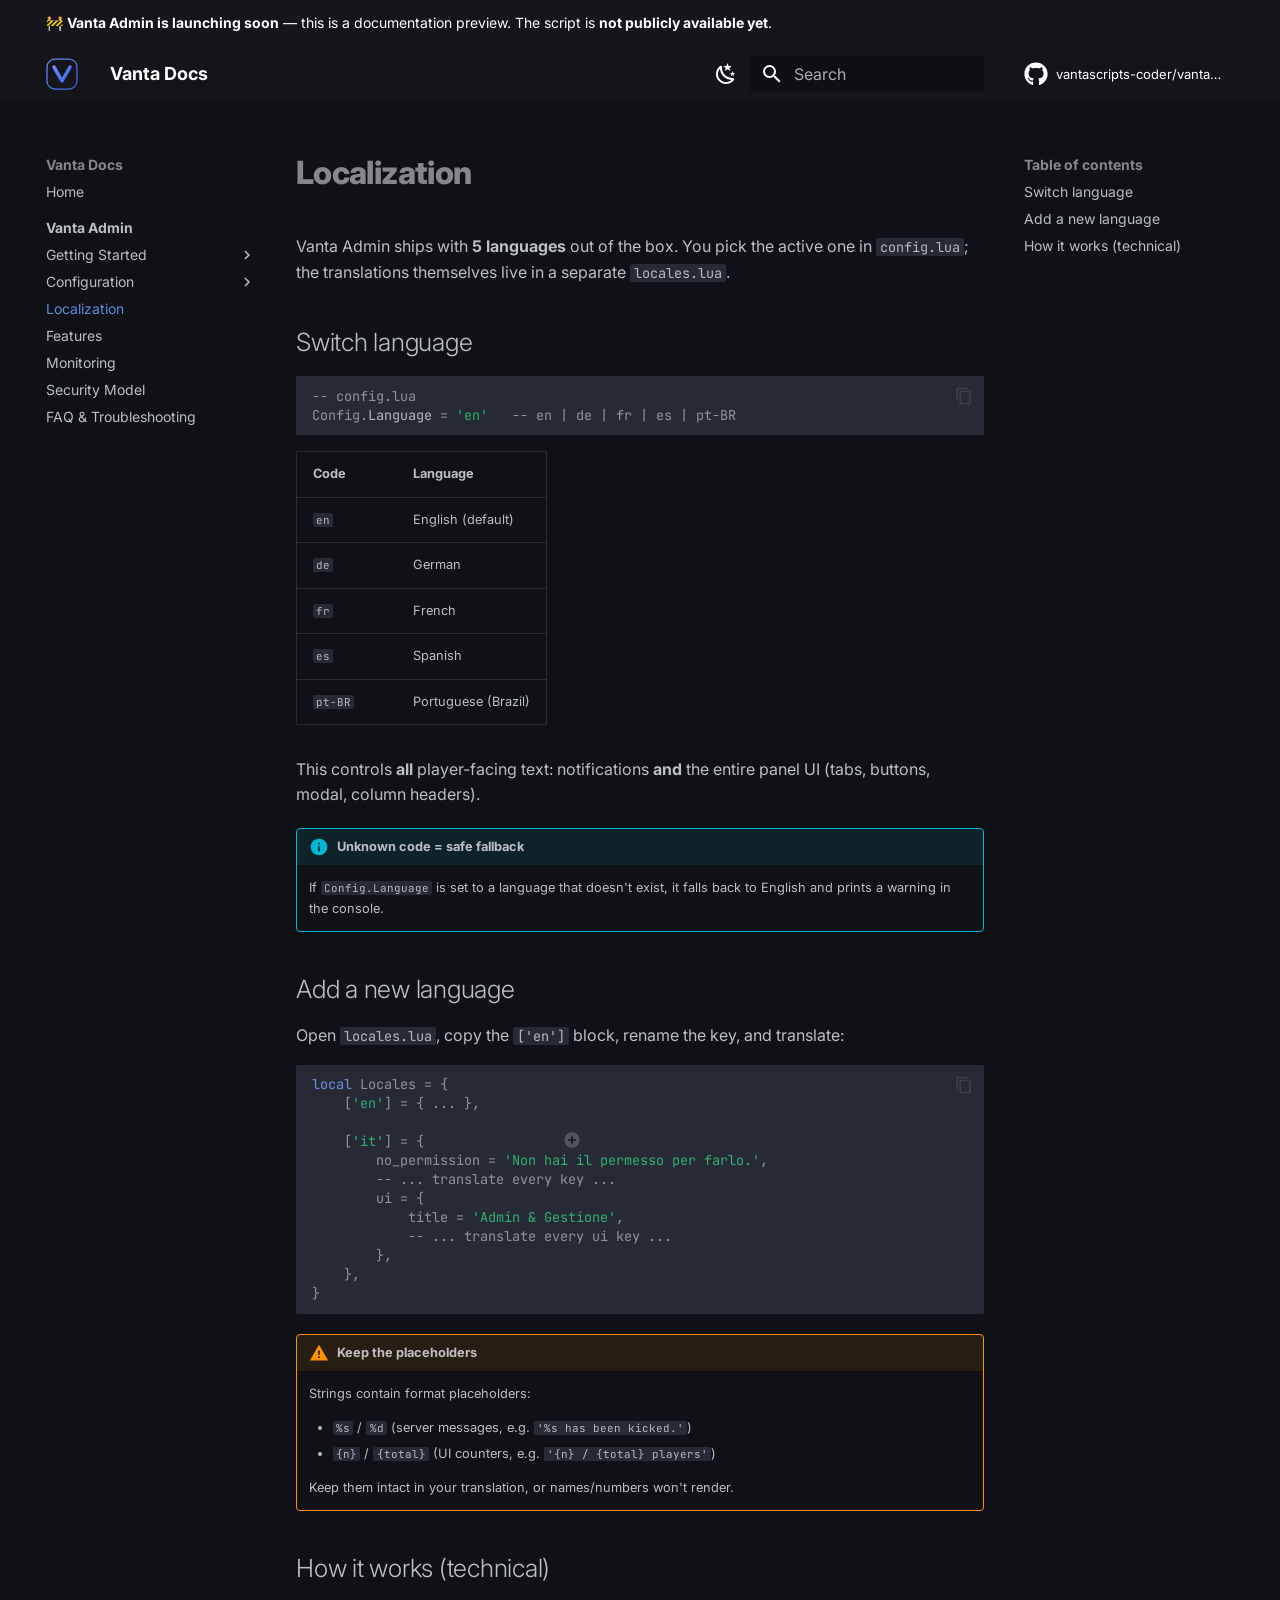
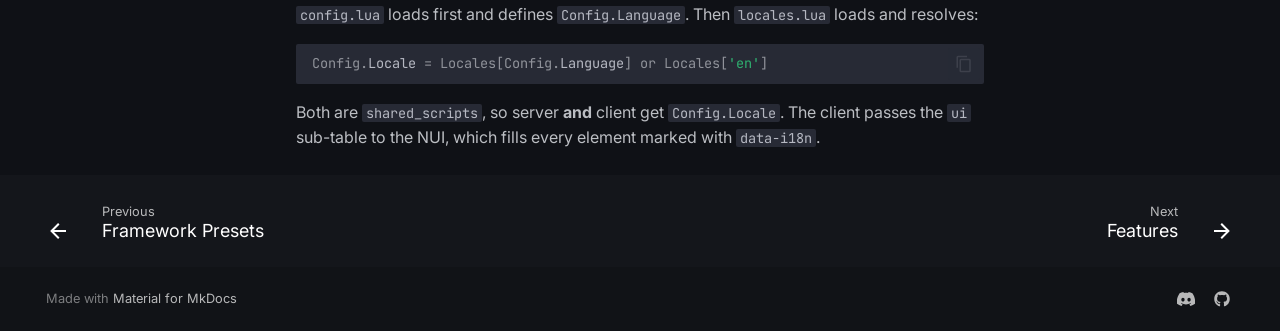
<file: scripts/vanta-admin/localization/index.html>
<!doctype html>
<html lang="en" class="no-js">
  <head>
    
      <meta charset="utf-8">
      <meta name="viewport" content="width=device-width,initial-scale=1">
      
        <meta name="description" content="Documentation for Vanta FiveM scripts">
      
      
        <meta name="author" content="Vanta">
      
      
        <link rel="canonical" href="https://vantascripts-coder.github.io/vanta-docs/scripts/vanta-admin/localization/">
      
      
        <link rel="prev" href="../configuration/presets/">
      
      
        <link rel="next" href="../features/">
      
      
        
      
      
      <link rel="icon" href="../../../assets/logo.svg">
      <meta name="generator" content="mkdocs-1.6.1, mkdocs-material-9.7.6">
    
    
      
        <title>Localization - Vanta Docs</title>
      
    
    
      <link rel="stylesheet" href="../../../assets/stylesheets/main.484c7ddc.min.css">
      
        
        <link rel="stylesheet" href="../../../assets/stylesheets/palette.ab4e12ef.min.css">
      
      


    
    
      
    
    
      
        
        
        <link rel="preconnect" href="https://fonts.gstatic.com" crossorigin>
        <link rel="stylesheet" href="https://fonts.googleapis.com/css?family=Inter:300,300i,400,400i,700,700i%7CJetBrains+Mono:400,400i,700,700i&display=fallback">
        <style>:root{--md-text-font:"Inter";--md-code-font:"JetBrains Mono"}</style>
      
    
    
      <link rel="stylesheet" href="../../../stylesheets/extra.css">
    
    <script>__md_scope=new URL("../../..",location),__md_hash=e=>[...e].reduce(((e,_)=>(e<<5)-e+_.charCodeAt(0)),0),__md_get=(e,_=localStorage,t=__md_scope)=>JSON.parse(_.getItem(t.pathname+"."+e)),__md_set=(e,_,t=localStorage,a=__md_scope)=>{try{t.setItem(a.pathname+"."+e,JSON.stringify(_))}catch(e){}}</script>
    
      

    
    
  <meta name="robots" content="noindex, nofollow">

  </head>
  
  
    
    
      
    
    
    
    
    <body dir="ltr" data-md-color-scheme="slate" data-md-color-primary="black" data-md-color-accent="indigo">
  
    
    <input class="md-toggle" data-md-toggle="drawer" type="checkbox" id="__drawer" autocomplete="off">
    <input class="md-toggle" data-md-toggle="search" type="checkbox" id="__search" autocomplete="off">
    <label class="md-overlay" for="__drawer"></label>
    <div data-md-component="skip">
      
        
        <a href="#localization" class="md-skip">
          Skip to content
        </a>
      
    </div>
    <div data-md-component="announce">
      
        <aside class="md-banner">
          <div class="md-banner__inner md-grid md-typeset">
            
            
  🚧 <strong>Vanta Admin is launching soon</strong> &mdash; this is a documentation
  preview. The script is <strong>not publicly available yet</strong>.

          </div>
          
        </aside>
      
    </div>
    
    
      

  

<header class="md-header md-header--shadow" data-md-component="header">
  <nav class="md-header__inner md-grid" aria-label="Header">
    <a href="../../.." title="Vanta Docs" class="md-header__button md-logo" aria-label="Vanta Docs" data-md-component="logo">
      
  <img src="../../../assets/logo.svg" alt="logo">

    </a>
    <label class="md-header__button md-icon" for="__drawer">
      
      <svg xmlns="http://www.w3.org/2000/svg" viewBox="0 0 24 24"><path d="M3 6h18v2H3zm0 5h18v2H3zm0 5h18v2H3z"/></svg>
    </label>
    <div class="md-header__title" data-md-component="header-title">
      <div class="md-header__ellipsis">
        <div class="md-header__topic">
          <span class="md-ellipsis">
            Vanta Docs
          </span>
        </div>
        <div class="md-header__topic" data-md-component="header-topic">
          <span class="md-ellipsis">
            
              Localization
            
          </span>
        </div>
      </div>
    </div>
    
      
        <form class="md-header__option" data-md-component="palette">
  
    
    
    
    <input class="md-option" data-md-color-media="" data-md-color-scheme="slate" data-md-color-primary="black" data-md-color-accent="indigo"  aria-label="Switch to light mode"  type="radio" name="__palette" id="__palette_0">
    
      <label class="md-header__button md-icon" title="Switch to light mode" for="__palette_1" hidden>
        <svg xmlns="http://www.w3.org/2000/svg" viewBox="0 0 24 24"><path d="m17.75 4.09-2.53 1.94.91 3.06-2.63-1.81-2.63 1.81.91-3.06-2.53-1.94L12.44 4l1.06-3 1.06 3zm3.5 6.91-1.64 1.25.59 1.98-1.7-1.17-1.7 1.17.59-1.98L15.75 11l2.06-.05L18.5 9l.69 1.95zm-2.28 4.95c.83-.08 1.72 1.1 1.19 1.85-.32.45-.66.87-1.08 1.27C15.17 23 8.84 23 4.94 19.07c-3.91-3.9-3.91-10.24 0-14.14.4-.4.82-.76 1.27-1.08.75-.53 1.93.36 1.85 1.19-.27 2.86.69 5.83 2.89 8.02a9.96 9.96 0 0 0 8.02 2.89m-1.64 2.02a12.08 12.08 0 0 1-7.8-3.47c-2.17-2.19-3.33-5-3.49-7.82-2.81 3.14-2.7 7.96.31 10.98 3.02 3.01 7.84 3.12 10.98.31"/></svg>
      </label>
    
  
    
    
    
    <input class="md-option" data-md-color-media="" data-md-color-scheme="default" data-md-color-primary="black" data-md-color-accent="indigo"  aria-label="Switch to dark mode"  type="radio" name="__palette" id="__palette_1">
    
      <label class="md-header__button md-icon" title="Switch to dark mode" for="__palette_0" hidden>
        <svg xmlns="http://www.w3.org/2000/svg" viewBox="0 0 24 24"><path d="M12 7a5 5 0 0 1 5 5 5 5 0 0 1-5 5 5 5 0 0 1-5-5 5 5 0 0 1 5-5m0 2a3 3 0 0 0-3 3 3 3 0 0 0 3 3 3 3 0 0 0 3-3 3 3 0 0 0-3-3m0-7 2.39 3.42C13.65 5.15 12.84 5 12 5s-1.65.15-2.39.42zM3.34 7l4.16-.35A7.2 7.2 0 0 0 5.94 8.5c-.44.74-.69 1.5-.83 2.29zm.02 10 1.76-3.77a7.131 7.131 0 0 0 2.38 4.14zM20.65 7l-1.77 3.79a7.02 7.02 0 0 0-2.38-4.15zm-.01 10-4.14.36c.59-.51 1.12-1.14 1.54-1.86.42-.73.69-1.5.83-2.29zM12 22l-2.41-3.44c.74.27 1.55.44 2.41.44.82 0 1.63-.17 2.37-.44z"/></svg>
      </label>
    
  
</form>
      
    
    
      <script>var palette=__md_get("__palette");if(palette&&palette.color){if("(prefers-color-scheme)"===palette.color.media){var media=matchMedia("(prefers-color-scheme: light)"),input=document.querySelector(media.matches?"[data-md-color-media='(prefers-color-scheme: light)']":"[data-md-color-media='(prefers-color-scheme: dark)']");palette.color.media=input.getAttribute("data-md-color-media"),palette.color.scheme=input.getAttribute("data-md-color-scheme"),palette.color.primary=input.getAttribute("data-md-color-primary"),palette.color.accent=input.getAttribute("data-md-color-accent")}for(var[key,value]of Object.entries(palette.color))document.body.setAttribute("data-md-color-"+key,value)}</script>
    
    
    
      
      
        <label class="md-header__button md-icon" for="__search">
          
          <svg xmlns="http://www.w3.org/2000/svg" viewBox="0 0 24 24"><path d="M9.5 3A6.5 6.5 0 0 1 16 9.5c0 1.61-.59 3.09-1.56 4.23l.27.27h.79l5 5-1.5 1.5-5-5v-.79l-.27-.27A6.52 6.52 0 0 1 9.5 16 6.5 6.5 0 0 1 3 9.5 6.5 6.5 0 0 1 9.5 3m0 2C7 5 5 7 5 9.5S7 14 9.5 14 14 12 14 9.5 12 5 9.5 5"/></svg>
        </label>
        <div class="md-search" data-md-component="search" role="dialog">
  <label class="md-search__overlay" for="__search"></label>
  <div class="md-search__inner" role="search">
    <form class="md-search__form" name="search">
      <input type="text" class="md-search__input" name="query" aria-label="Search" placeholder="Search" autocapitalize="off" autocorrect="off" autocomplete="off" spellcheck="false" data-md-component="search-query" required>
      <label class="md-search__icon md-icon" for="__search">
        
        <svg xmlns="http://www.w3.org/2000/svg" viewBox="0 0 24 24"><path d="M9.5 3A6.5 6.5 0 0 1 16 9.5c0 1.61-.59 3.09-1.56 4.23l.27.27h.79l5 5-1.5 1.5-5-5v-.79l-.27-.27A6.52 6.52 0 0 1 9.5 16 6.5 6.5 0 0 1 3 9.5 6.5 6.5 0 0 1 9.5 3m0 2C7 5 5 7 5 9.5S7 14 9.5 14 14 12 14 9.5 12 5 9.5 5"/></svg>
        
        <svg xmlns="http://www.w3.org/2000/svg" viewBox="0 0 24 24"><path d="M20 11v2H8l5.5 5.5-1.42 1.42L4.16 12l7.92-7.92L13.5 5.5 8 11z"/></svg>
      </label>
      <nav class="md-search__options" aria-label="Search">
        
        <button type="reset" class="md-search__icon md-icon" title="Clear" aria-label="Clear" tabindex="-1">
          
          <svg xmlns="http://www.w3.org/2000/svg" viewBox="0 0 24 24"><path d="M19 6.41 17.59 5 12 10.59 6.41 5 5 6.41 10.59 12 5 17.59 6.41 19 12 13.41 17.59 19 19 17.59 13.41 12z"/></svg>
        </button>
      </nav>
      
        <div class="md-search__suggest" data-md-component="search-suggest"></div>
      
    </form>
    <div class="md-search__output">
      <div class="md-search__scrollwrap" tabindex="0" data-md-scrollfix>
        <div class="md-search-result" data-md-component="search-result">
          <div class="md-search-result__meta">
            Initializing search
          </div>
          <ol class="md-search-result__list" role="presentation"></ol>
        </div>
      </div>
    </div>
  </div>
</div>
      
    
    
      <div class="md-header__source">
        <a href="https://github.com/vantascripts-coder/vanta-docs" title="Go to repository" class="md-source" data-md-component="source">
  <div class="md-source__icon md-icon">
    
    <svg xmlns="http://www.w3.org/2000/svg" viewBox="0 0 512 512"><!--! Font Awesome Free 7.1.0 by @fontawesome - https://fontawesome.com License - https://fontawesome.com/license/free (Icons: CC BY 4.0, Fonts: SIL OFL 1.1, Code: MIT License) Copyright 2025 Fonticons, Inc.--><path d="M173.9 397.4c0 2-2.3 3.6-5.2 3.6-3.3.3-5.6-1.3-5.6-3.6 0-2 2.3-3.6 5.2-3.6 3-.3 5.6 1.3 5.6 3.6m-31.1-4.5c-.7 2 1.3 4.3 4.3 4.9 2.6 1 5.6 0 6.2-2s-1.3-4.3-4.3-5.2c-2.6-.7-5.5.3-6.2 2.3m44.2-1.7c-2.9.7-4.9 2.6-4.6 4.9.3 2 2.9 3.3 5.9 2.6 2.9-.7 4.9-2.6 4.6-4.6-.3-1.9-3-3.2-5.9-2.9M252.8 8C114.1 8 8 113.3 8 252c0 110.9 69.8 205.8 169.5 239.2 12.8 2.3 17.3-5.6 17.3-12.1 0-6.2-.3-40.4-.3-61.4 0 0-70 15-84.7-29.8 0 0-11.4-29.1-27.8-36.6 0 0-22.9-15.7 1.6-15.4 0 0 24.9 2 38.6 25.8 21.9 38.6 58.6 27.5 72.9 20.9 2.3-16 8.8-27.1 16-33.7-55.9-6.2-112.3-14.3-112.3-110.5 0-27.5 7.6-41.3 23.6-58.9-2.6-6.5-11.1-33.3 2.6-67.9 20.9-6.5 69 27 69 27 20-5.6 41.5-8.5 62.8-8.5s42.8 2.9 62.8 8.5c0 0 48.1-33.6 69-27 13.7 34.7 5.2 61.4 2.6 67.9 16 17.7 25.8 31.5 25.8 58.9 0 96.5-58.9 104.2-114.8 110.5 9.2 7.9 17 22.9 17 46.4 0 33.7-.3 75.4-.3 83.6 0 6.5 4.6 14.4 17.3 12.1C436.2 457.8 504 362.9 504 252 504 113.3 391.5 8 252.8 8M105.2 352.9c-1.3 1-1 3.3.7 5.2 1.6 1.6 3.9 2.3 5.2 1 1.3-1 1-3.3-.7-5.2-1.6-1.6-3.9-2.3-5.2-1m-10.8-8.1c-.7 1.3.3 2.9 2.3 3.9 1.6 1 3.6.7 4.3-.7.7-1.3-.3-2.9-2.3-3.9-2-.6-3.6-.3-4.3.7m32.4 35.6c-1.6 1.3-1 4.3 1.3 6.2 2.3 2.3 5.2 2.6 6.5 1 1.3-1.3.7-4.3-1.3-6.2-2.2-2.3-5.2-2.6-6.5-1m-11.4-14.7c-1.6 1-1.6 3.6 0 5.9s4.3 3.3 5.6 2.3c1.6-1.3 1.6-3.9 0-6.2-1.4-2.3-4-3.3-5.6-2"/></svg>
  </div>
  <div class="md-source__repository">
    vantascripts-coder/vanta-docs
  </div>
</a>
      </div>
    
  </nav>
  
</header>
    
    <div class="md-container" data-md-component="container">
      
      
        
          
        
      
      <main class="md-main" data-md-component="main">
        <div class="md-main__inner md-grid">
          
            
              
              <div class="md-sidebar md-sidebar--primary" data-md-component="sidebar" data-md-type="navigation" >
                <div class="md-sidebar__scrollwrap">
                  <div class="md-sidebar__inner">
                    



<nav class="md-nav md-nav--primary" aria-label="Navigation" data-md-level="0">
  <label class="md-nav__title" for="__drawer">
    <a href="../../.." title="Vanta Docs" class="md-nav__button md-logo" aria-label="Vanta Docs" data-md-component="logo">
      
  <img src="../../../assets/logo.svg" alt="logo">

    </a>
    Vanta Docs
  </label>
  
    <div class="md-nav__source">
      <a href="https://github.com/vantascripts-coder/vanta-docs" title="Go to repository" class="md-source" data-md-component="source">
  <div class="md-source__icon md-icon">
    
    <svg xmlns="http://www.w3.org/2000/svg" viewBox="0 0 512 512"><!--! Font Awesome Free 7.1.0 by @fontawesome - https://fontawesome.com License - https://fontawesome.com/license/free (Icons: CC BY 4.0, Fonts: SIL OFL 1.1, Code: MIT License) Copyright 2025 Fonticons, Inc.--><path d="M173.9 397.4c0 2-2.3 3.6-5.2 3.6-3.3.3-5.6-1.3-5.6-3.6 0-2 2.3-3.6 5.2-3.6 3-.3 5.6 1.3 5.6 3.6m-31.1-4.5c-.7 2 1.3 4.3 4.3 4.9 2.6 1 5.6 0 6.2-2s-1.3-4.3-4.3-5.2c-2.6-.7-5.5.3-6.2 2.3m44.2-1.7c-2.9.7-4.9 2.6-4.6 4.9.3 2 2.9 3.3 5.9 2.6 2.9-.7 4.9-2.6 4.6-4.6-.3-1.9-3-3.2-5.9-2.9M252.8 8C114.1 8 8 113.3 8 252c0 110.9 69.8 205.8 169.5 239.2 12.8 2.3 17.3-5.6 17.3-12.1 0-6.2-.3-40.4-.3-61.4 0 0-70 15-84.7-29.8 0 0-11.4-29.1-27.8-36.6 0 0-22.9-15.7 1.6-15.4 0 0 24.9 2 38.6 25.8 21.9 38.6 58.6 27.5 72.9 20.9 2.3-16 8.8-27.1 16-33.7-55.9-6.2-112.3-14.3-112.3-110.5 0-27.5 7.6-41.3 23.6-58.9-2.6-6.5-11.1-33.3 2.6-67.9 20.9-6.5 69 27 69 27 20-5.6 41.5-8.5 62.8-8.5s42.8 2.9 62.8 8.5c0 0 48.1-33.6 69-27 13.7 34.7 5.2 61.4 2.6 67.9 16 17.7 25.8 31.5 25.8 58.9 0 96.5-58.9 104.2-114.8 110.5 9.2 7.9 17 22.9 17 46.4 0 33.7-.3 75.4-.3 83.6 0 6.5 4.6 14.4 17.3 12.1C436.2 457.8 504 362.9 504 252 504 113.3 391.5 8 252.8 8M105.2 352.9c-1.3 1-1 3.3.7 5.2 1.6 1.6 3.9 2.3 5.2 1 1.3-1 1-3.3-.7-5.2-1.6-1.6-3.9-2.3-5.2-1m-10.8-8.1c-.7 1.3.3 2.9 2.3 3.9 1.6 1 3.6.7 4.3-.7.7-1.3-.3-2.9-2.3-3.9-2-.6-3.6-.3-4.3.7m32.4 35.6c-1.6 1.3-1 4.3 1.3 6.2 2.3 2.3 5.2 2.6 6.5 1 1.3-1.3.7-4.3-1.3-6.2-2.2-2.3-5.2-2.6-6.5-1m-11.4-14.7c-1.6 1-1.6 3.6 0 5.9s4.3 3.3 5.6 2.3c1.6-1.3 1.6-3.9 0-6.2-1.4-2.3-4-3.3-5.6-2"/></svg>
  </div>
  <div class="md-source__repository">
    vantascripts-coder/vanta-docs
  </div>
</a>
    </div>
  
  <ul class="md-nav__list" data-md-scrollfix>
    
      
      
  
  
  
  
    <li class="md-nav__item">
      <a href="../../.." class="md-nav__link">
        
  
  
  <span class="md-ellipsis">
    
  
    Home
  

    
  </span>
  
  

      </a>
    </li>
  

    
      
      
  
  
    
  
  
  
    
    
      
        
          
        
      
        
      
        
      
        
      
        
      
        
      
        
      
        
      
    
    
    
      
        
        
      
    
    
    <li class="md-nav__item md-nav__item--active md-nav__item--section md-nav__item--nested">
      
        
        
        <input class="md-nav__toggle md-toggle " type="checkbox" id="__nav_2" checked>
        
          
          <div class="md-nav__link md-nav__container">
            <a href="../" class="md-nav__link ">
              
  
  
  <span class="md-ellipsis">
    
  
    Vanta Admin
  

    
  </span>
  
  

            </a>
            
              
              <label class="md-nav__link " for="__nav_2" id="__nav_2_label" tabindex="">
                <span class="md-nav__icon md-icon"></span>
              </label>
            
          </div>
        
        <nav class="md-nav" data-md-level="1" aria-labelledby="__nav_2_label" aria-expanded="true">
          <label class="md-nav__title" for="__nav_2">
            <span class="md-nav__icon md-icon"></span>
            
  
    Vanta Admin
  

          </label>
          <ul class="md-nav__list" data-md-scrollfix>
            
              
            
              
                
  
  
  
  
    
    
      
        
      
        
      
        
      
    
    
    
      
    
    
    <li class="md-nav__item md-nav__item--nested">
      
        
        
        <input class="md-nav__toggle md-toggle " type="checkbox" id="__nav_2_2" >
        
          
          <label class="md-nav__link" for="__nav_2_2" id="__nav_2_2_label" tabindex="0">
            
  
  
  <span class="md-ellipsis">
    
  
    Getting Started
  

    
  </span>
  
  

            <span class="md-nav__icon md-icon"></span>
          </label>
        
        <nav class="md-nav" data-md-level="2" aria-labelledby="__nav_2_2_label" aria-expanded="false">
          <label class="md-nav__title" for="__nav_2_2">
            <span class="md-nav__icon md-icon"></span>
            
  
    Getting Started
  

          </label>
          <ul class="md-nav__list" data-md-scrollfix>
            
              
                
  
  
  
  
    <li class="md-nav__item">
      <a href="../getting-started/installation/" class="md-nav__link">
        
  
  
  <span class="md-ellipsis">
    
  
    Installation
  

    
  </span>
  
  

      </a>
    </li>
  

              
            
              
                
  
  
  
  
    <li class="md-nav__item">
      <a href="../getting-started/permissions/" class="md-nav__link">
        
  
  
  <span class="md-ellipsis">
    
  
    Permissions (ACE)
  

    
  </span>
  
  

      </a>
    </li>
  

              
            
              
                
  
  
  
  
    <li class="md-nav__item">
      <a href="../getting-started/server-cfg/" class="md-nav__link">
        
  
  
  <span class="md-ellipsis">
    
  
    server.cfg Setup
  

    
  </span>
  
  

      </a>
    </li>
  

              
            
          </ul>
        </nav>
      
    </li>
  

              
            
              
                
  
  
  
  
    
    
      
        
      
        
      
        
      
    
    
    
      
    
    
    <li class="md-nav__item md-nav__item--nested">
      
        
        
        <input class="md-nav__toggle md-toggle " type="checkbox" id="__nav_2_3" >
        
          
          <label class="md-nav__link" for="__nav_2_3" id="__nav_2_3_label" tabindex="0">
            
  
  
  <span class="md-ellipsis">
    
  
    Configuration
  

    
  </span>
  
  

            <span class="md-nav__icon md-icon"></span>
          </label>
        
        <nav class="md-nav" data-md-level="2" aria-labelledby="__nav_2_3_label" aria-expanded="false">
          <label class="md-nav__title" for="__nav_2_3">
            <span class="md-nav__icon md-icon"></span>
            
  
    Configuration
  

          </label>
          <ul class="md-nav__list" data-md-scrollfix>
            
              
                
  
  
  
  
    <li class="md-nav__item">
      <a href="../configuration/general/" class="md-nav__link">
        
  
  
  <span class="md-ellipsis">
    
  
    General
  

    
  </span>
  
  

      </a>
    </li>
  

              
            
              
                
  
  
  
  
    <li class="md-nav__item">
      <a href="../configuration/database/" class="md-nav__link">
        
  
  
  <span class="md-ellipsis">
    
  
    Database Editor
  

    
  </span>
  
  

      </a>
    </li>
  

              
            
              
                
  
  
  
  
    <li class="md-nav__item">
      <a href="../configuration/presets/" class="md-nav__link">
        
  
  
  <span class="md-ellipsis">
    
  
    Framework Presets
  

    
  </span>
  
  

      </a>
    </li>
  

              
            
          </ul>
        </nav>
      
    </li>
  

              
            
              
                
  
  
    
  
  
  
    <li class="md-nav__item md-nav__item--active">
      
      <input class="md-nav__toggle md-toggle" type="checkbox" id="__toc">
      
      
        
      
      
        <label class="md-nav__link md-nav__link--active" for="__toc">
          
  
  
  <span class="md-ellipsis">
    
  
    Localization
  

    
  </span>
  
  

          <span class="md-nav__icon md-icon"></span>
        </label>
      
      <a href="./" class="md-nav__link md-nav__link--active">
        
  
  
  <span class="md-ellipsis">
    
  
    Localization
  

    
  </span>
  
  

      </a>
      
        

<nav class="md-nav md-nav--secondary" aria-label="Table of contents">
  
  
  
    
  
  
    <label class="md-nav__title" for="__toc">
      <span class="md-nav__icon md-icon"></span>
      Table of contents
    </label>
    <ul class="md-nav__list" data-md-component="toc" data-md-scrollfix>
      
        <li class="md-nav__item">
  <a href="#switch-language" class="md-nav__link">
    <span class="md-ellipsis">
      
        Switch language
      
    </span>
  </a>
  
</li>
      
        <li class="md-nav__item">
  <a href="#add-a-new-language" class="md-nav__link">
    <span class="md-ellipsis">
      
        Add a new language
      
    </span>
  </a>
  
</li>
      
        <li class="md-nav__item">
  <a href="#how-it-works-technical" class="md-nav__link">
    <span class="md-ellipsis">
      
        How it works (technical)
      
    </span>
  </a>
  
</li>
      
    </ul>
  
</nav>
      
    </li>
  

              
            
              
                
  
  
  
  
    <li class="md-nav__item">
      <a href="../features/" class="md-nav__link">
        
  
  
  <span class="md-ellipsis">
    
  
    Features
  

    
  </span>
  
  

      </a>
    </li>
  

              
            
              
                
  
  
  
  
    <li class="md-nav__item">
      <a href="../monitoring/" class="md-nav__link">
        
  
  
  <span class="md-ellipsis">
    
  
    Monitoring
  

    
  </span>
  
  

      </a>
    </li>
  

              
            
              
                
  
  
  
  
    <li class="md-nav__item">
      <a href="../security/" class="md-nav__link">
        
  
  
  <span class="md-ellipsis">
    
  
    Security Model
  

    
  </span>
  
  

      </a>
    </li>
  

              
            
              
                
  
  
  
  
    <li class="md-nav__item">
      <a href="../faq/" class="md-nav__link">
        
  
  
  <span class="md-ellipsis">
    
  
    FAQ & Troubleshooting
  

    
  </span>
  
  

      </a>
    </li>
  

              
            
          </ul>
        </nav>
      
    </li>
  

    
  </ul>
</nav>
                  </div>
                </div>
              </div>
            
            
              
              <div class="md-sidebar md-sidebar--secondary" data-md-component="sidebar" data-md-type="toc" >
                <div class="md-sidebar__scrollwrap">
                  <div class="md-sidebar__inner">
                    

<nav class="md-nav md-nav--secondary" aria-label="Table of contents">
  
  
  
    
  
  
    <label class="md-nav__title" for="__toc">
      <span class="md-nav__icon md-icon"></span>
      Table of contents
    </label>
    <ul class="md-nav__list" data-md-component="toc" data-md-scrollfix>
      
        <li class="md-nav__item">
  <a href="#switch-language" class="md-nav__link">
    <span class="md-ellipsis">
      
        Switch language
      
    </span>
  </a>
  
</li>
      
        <li class="md-nav__item">
  <a href="#add-a-new-language" class="md-nav__link">
    <span class="md-ellipsis">
      
        Add a new language
      
    </span>
  </a>
  
</li>
      
        <li class="md-nav__item">
  <a href="#how-it-works-technical" class="md-nav__link">
    <span class="md-ellipsis">
      
        How it works (technical)
      
    </span>
  </a>
  
</li>
      
    </ul>
  
</nav>
                  </div>
                </div>
              </div>
            
          
          
            <div class="md-content" data-md-component="content">
              
              <article class="md-content__inner md-typeset">
                
                  


  
  


<h1 id="localization">Localization<a class="headerlink" href="#localization" title="Permanent link">&para;</a></h1>
<p>Vanta Admin ships with <strong>5 languages</strong> out of the box. You pick the active one in
<code>config.lua</code>; the translations themselves live in a separate <code>locales.lua</code>.</p>
<h2 id="switch-language">Switch language<a class="headerlink" href="#switch-language" title="Permanent link">&para;</a></h2>
<div class="highlight"><pre><span></span><code><span id="__span-0-1"><a id="__codelineno-0-1" name="__codelineno-0-1" href="#__codelineno-0-1"></a><span class="c1">-- config.lua</span>
</span><span id="__span-0-2"><a id="__codelineno-0-2" name="__codelineno-0-2" href="#__codelineno-0-2"></a><span class="nv">Config</span><span class="p">.</span><span class="py">Language</span><span class="w"> </span><span class="o">=</span><span class="w"> </span><span class="s1">&#39;en&#39;</span><span class="w">   </span><span class="c1">-- en | de | fr | es | pt-BR</span>
</span></code></pre></div>
<table>
<thead>
<tr>
<th>Code</th>
<th>Language</th>
</tr>
</thead>
<tbody>
<tr>
<td><code>en</code></td>
<td>English (default)</td>
</tr>
<tr>
<td><code>de</code></td>
<td>German</td>
</tr>
<tr>
<td><code>fr</code></td>
<td>French</td>
</tr>
<tr>
<td><code>es</code></td>
<td>Spanish</td>
</tr>
<tr>
<td><code>pt-BR</code></td>
<td>Portuguese (Brazil)</td>
</tr>
</tbody>
</table>
<p>This controls <strong>all</strong> player-facing text: notifications <strong>and</strong> the entire panel
UI (tabs, buttons, modal, column headers).</p>
<div class="admonition info">
<p class="admonition-title">Unknown code = safe fallback</p>
<p>If <code>Config.Language</code> is set to a language that doesn't exist, it falls back to
English and prints a warning in the console.</p>
</div>
<h2 id="add-a-new-language">Add a new language<a class="headerlink" href="#add-a-new-language" title="Permanent link">&para;</a></h2>
<p>Open <code>locales.lua</code>, copy the <code>['en']</code> block, rename the key, and translate:</p>
<div class="highlight"><pre><span></span><code><span id="__span-1-1"><a id="__codelineno-1-1" name="__codelineno-1-1" href="#__codelineno-1-1"></a><span class="kd">local</span><span class="w"> </span><span class="nv">Locales</span><span class="w"> </span><span class="o">=</span><span class="w"> </span><span class="p">{</span>
</span><span id="__span-1-2"><a id="__codelineno-1-2" name="__codelineno-1-2" href="#__codelineno-1-2"></a><span class="w">    </span><span class="p">[</span><span class="s1">&#39;en&#39;</span><span class="p">]</span><span class="w"> </span><span class="o">=</span><span class="w"> </span><span class="p">{</span><span class="w"> </span><span class="p">...</span><span class="w"> </span><span class="p">},</span>
</span><span id="__span-1-3"><a id="__codelineno-1-3" name="__codelineno-1-3" href="#__codelineno-1-3"></a>
</span><span id="__span-1-4"><a id="__codelineno-1-4" name="__codelineno-1-4" href="#__codelineno-1-4"></a><span class="w">    </span><span class="p">[</span><span class="s1">&#39;it&#39;</span><span class="p">]</span><span class="w"> </span><span class="o">=</span><span class="w"> </span><span class="p">{</span><span class="w">                 </span><span class="c1">-- (1)!</span>
</span><span id="__span-1-5"><a id="__codelineno-1-5" name="__codelineno-1-5" href="#__codelineno-1-5"></a><span class="w">        </span><span class="nv">no_permission</span><span class="w"> </span><span class="o">=</span><span class="w"> </span><span class="s1">&#39;Non hai il permesso per farlo.&#39;</span><span class="p">,</span>
</span><span id="__span-1-6"><a id="__codelineno-1-6" name="__codelineno-1-6" href="#__codelineno-1-6"></a><span class="w">        </span><span class="c1">-- ... translate every key ...</span>
</span><span id="__span-1-7"><a id="__codelineno-1-7" name="__codelineno-1-7" href="#__codelineno-1-7"></a><span class="w">        </span><span class="nv">ui</span><span class="w"> </span><span class="o">=</span><span class="w"> </span><span class="p">{</span>
</span><span id="__span-1-8"><a id="__codelineno-1-8" name="__codelineno-1-8" href="#__codelineno-1-8"></a><span class="w">            </span><span class="nv">title</span><span class="w"> </span><span class="o">=</span><span class="w"> </span><span class="s1">&#39;Admin &amp; Gestione&#39;</span><span class="p">,</span>
</span><span id="__span-1-9"><a id="__codelineno-1-9" name="__codelineno-1-9" href="#__codelineno-1-9"></a><span class="w">            </span><span class="c1">-- ... translate every ui key ...</span>
</span><span id="__span-1-10"><a id="__codelineno-1-10" name="__codelineno-1-10" href="#__codelineno-1-10"></a><span class="w">        </span><span class="p">},</span>
</span><span id="__span-1-11"><a id="__codelineno-1-11" name="__codelineno-1-11" href="#__codelineno-1-11"></a><span class="w">    </span><span class="p">},</span>
</span><span id="__span-1-12"><a id="__codelineno-1-12" name="__codelineno-1-12" href="#__codelineno-1-12"></a><span class="p">}</span>
</span></code></pre></div>
<ol>
<li>Use any code you like (<code>it</code>, <code>pl</code>, <code>nl</code>, …) — it just has to match what you
    set in <code>Config.Language</code>.</li>
</ol>
<div class="admonition warning">
<p class="admonition-title">Keep the placeholders</p>
<p>Strings contain format placeholders:</p>
<ul>
<li><code>%s</code> / <code>%d</code> (server messages, e.g. <code>'%s has been kicked.'</code>)</li>
<li><code>{n}</code> / <code>{total}</code> (UI counters, e.g. <code>'{n} / {total} players'</code>)</li>
</ul>
<p>Keep them intact in your translation, or names/numbers won't render.</p>
</div>
<h2 id="how-it-works-technical">How it works (technical)<a class="headerlink" href="#how-it-works-technical" title="Permanent link">&para;</a></h2>
<p><code>config.lua</code> loads first and defines <code>Config.Language</code>. Then <code>locales.lua</code> loads
and resolves:</p>
<div class="highlight"><pre><span></span><code><span id="__span-2-1"><a id="__codelineno-2-1" name="__codelineno-2-1" href="#__codelineno-2-1"></a><span class="nv">Config</span><span class="p">.</span><span class="py">Locale</span><span class="w"> </span><span class="o">=</span><span class="w"> </span><span class="nv">Locales</span><span class="p">[</span><span class="nv">Config</span><span class="p">.</span><span class="py">Language</span><span class="p">]</span><span class="w"> </span><span class="ow">or</span><span class="w"> </span><span class="nv">Locales</span><span class="p">[</span><span class="s1">&#39;en&#39;</span><span class="p">]</span>
</span></code></pre></div>
<p>Both are <code>shared_scripts</code>, so server <strong>and</strong> client get <code>Config.Locale</code>. The
client passes the <code>ui</code> sub-table to the NUI, which fills every element marked
with <code>data-i18n</code>.</p>












                
              </article>
            </div>
          
          
<script>var target=document.getElementById(location.hash.slice(1));target&&target.name&&(target.checked=target.name.startsWith("__tabbed_"))</script>
        </div>
        
          <button type="button" class="md-top md-icon" data-md-component="top" hidden>
  
  <svg xmlns="http://www.w3.org/2000/svg" viewBox="0 0 24 24"><path d="M13 20h-2V8l-5.5 5.5-1.42-1.42L12 4.16l7.92 7.92-1.42 1.42L13 8z"/></svg>
  Back to top
</button>
        
      </main>
      
        <footer class="md-footer">
  
    
      
      <nav class="md-footer__inner md-grid" aria-label="Footer" >
        
          
          <a href="../configuration/presets/" class="md-footer__link md-footer__link--prev" aria-label="Previous: Framework Presets">
            <div class="md-footer__button md-icon">
              
              <svg xmlns="http://www.w3.org/2000/svg" viewBox="0 0 24 24"><path d="M20 11v2H8l5.5 5.5-1.42 1.42L4.16 12l7.92-7.92L13.5 5.5 8 11z"/></svg>
            </div>
            <div class="md-footer__title">
              <span class="md-footer__direction">
                Previous
              </span>
              <div class="md-ellipsis">
                Framework Presets
              </div>
            </div>
          </a>
        
        
          
          <a href="../features/" class="md-footer__link md-footer__link--next" aria-label="Next: Features">
            <div class="md-footer__title">
              <span class="md-footer__direction">
                Next
              </span>
              <div class="md-ellipsis">
                Features
              </div>
            </div>
            <div class="md-footer__button md-icon">
              
              <svg xmlns="http://www.w3.org/2000/svg" viewBox="0 0 24 24"><path d="M4 11v2h12l-5.5 5.5 1.42 1.42L19.84 12l-7.92-7.92L10.5 5.5 16 11z"/></svg>
            </div>
          </a>
        
      </nav>
    
  
  <div class="md-footer-meta md-typeset">
    <div class="md-footer-meta__inner md-grid">
      <div class="md-copyright">
  
  
    Made with
    <a href="https://squidfunk.github.io/mkdocs-material/" target="_blank" rel="noopener">
      Material for MkDocs
    </a>
  
</div>
      
        
<div class="md-social">
  
    
    
    
    
    <a href="https://discord.gg/your-invite" target="_blank" rel="noopener" title="Vanta Discord" class="md-social__link">
      <svg xmlns="http://www.w3.org/2000/svg" viewBox="0 0 576 512"><!--! Font Awesome Free 7.1.0 by @fontawesome - https://fontawesome.com License - https://fontawesome.com/license/free (Icons: CC BY 4.0, Fonts: SIL OFL 1.1, Code: MIT License) Copyright 2025 Fonticons, Inc.--><path d="M492.5 69.8c-.2-.3-.4-.6-.8-.7-38.1-17.5-78.4-30-119.7-37.1-.4-.1-.8 0-1.1.1s-.6.4-.8.8c-5.5 9.9-10.5 20.2-14.9 30.6-44.6-6.8-89.9-6.8-134.4 0-4.5-10.5-9.5-20.7-15.1-30.6-.2-.3-.5-.6-.8-.8s-.7-.2-1.1-.2C162.5 39 122.2 51.5 84.1 69c-.3.1-.6.4-.8.7C7.1 183.5-13.8 294.6-3.6 404.2c0 .3.1.5.2.8s.3.4.5.6c44.4 32.9 94 58 146.8 74.2.4.1.8.1 1.1 0s.7-.4.9-.7c11.3-15.4 21.4-31.8 30-48.8.1-.2.2-.5.2-.8s0-.5-.1-.8-.2-.5-.4-.6-.4-.3-.7-.4c-15.8-6.1-31.2-13.4-45.9-21.9-.3-.2-.5-.4-.7-.6s-.3-.6-.3-.9 0-.6.2-.9.3-.5.6-.7c3.1-2.3 6.2-4.7 9.1-7.1.3-.2.6-.4.9-.4s.7 0 1 .1c96.2 43.9 200.4 43.9 295.5 0 .3-.1.7-.2 1-.2s.7.2.9.4c2.9 2.4 6 4.9 9.1 7.2.2.2.4.4.6.7s.2.6.2.9-.1.6-.3.9-.4.5-.6.6c-14.7 8.6-30 15.9-45.9 21.8-.2.1-.5.2-.7.4s-.3.4-.4.7-.1.5-.1.8.1.5.2.8c8.8 17 18.8 33.3 30 48.8.2.3.6.6.9.7s.8.1 1.1 0c52.9-16.2 102.6-41.3 147.1-74.2.2-.2.4-.4.5-.6s.2-.5.2-.8c12.3-126.8-20.5-236.9-86.9-334.5zm-302 267.7c-29 0-52.8-26.6-52.8-59.2s23.4-59.2 52.8-59.2c29.7 0 53.3 26.8 52.8 59.2 0 32.7-23.4 59.2-52.8 59.2m195.4 0c-29 0-52.8-26.6-52.8-59.2s23.4-59.2 52.8-59.2c29.7 0 53.3 26.8 52.8 59.2 0 32.7-23.2 59.2-52.8 59.2"/></svg>
    </a>
  
    
    
    
    
      
      
    
    <a href="https://github.com/vantascripts-coder" target="_blank" rel="noopener" title="github.com" class="md-social__link">
      <svg xmlns="http://www.w3.org/2000/svg" viewBox="0 0 512 512"><!--! Font Awesome Free 7.1.0 by @fontawesome - https://fontawesome.com License - https://fontawesome.com/license/free (Icons: CC BY 4.0, Fonts: SIL OFL 1.1, Code: MIT License) Copyright 2025 Fonticons, Inc.--><path d="M173.9 397.4c0 2-2.3 3.6-5.2 3.6-3.3.3-5.6-1.3-5.6-3.6 0-2 2.3-3.6 5.2-3.6 3-.3 5.6 1.3 5.6 3.6m-31.1-4.5c-.7 2 1.3 4.3 4.3 4.9 2.6 1 5.6 0 6.2-2s-1.3-4.3-4.3-5.2c-2.6-.7-5.5.3-6.2 2.3m44.2-1.7c-2.9.7-4.9 2.6-4.6 4.9.3 2 2.9 3.3 5.9 2.6 2.9-.7 4.9-2.6 4.6-4.6-.3-1.9-3-3.2-5.9-2.9M252.8 8C114.1 8 8 113.3 8 252c0 110.9 69.8 205.8 169.5 239.2 12.8 2.3 17.3-5.6 17.3-12.1 0-6.2-.3-40.4-.3-61.4 0 0-70 15-84.7-29.8 0 0-11.4-29.1-27.8-36.6 0 0-22.9-15.7 1.6-15.4 0 0 24.9 2 38.6 25.8 21.9 38.6 58.6 27.5 72.9 20.9 2.3-16 8.8-27.1 16-33.7-55.9-6.2-112.3-14.3-112.3-110.5 0-27.5 7.6-41.3 23.6-58.9-2.6-6.5-11.1-33.3 2.6-67.9 20.9-6.5 69 27 69 27 20-5.6 41.5-8.5 62.8-8.5s42.8 2.9 62.8 8.5c0 0 48.1-33.6 69-27 13.7 34.7 5.2 61.4 2.6 67.9 16 17.7 25.8 31.5 25.8 58.9 0 96.5-58.9 104.2-114.8 110.5 9.2 7.9 17 22.9 17 46.4 0 33.7-.3 75.4-.3 83.6 0 6.5 4.6 14.4 17.3 12.1C436.2 457.8 504 362.9 504 252 504 113.3 391.5 8 252.8 8M105.2 352.9c-1.3 1-1 3.3.7 5.2 1.6 1.6 3.9 2.3 5.2 1 1.3-1 1-3.3-.7-5.2-1.6-1.6-3.9-2.3-5.2-1m-10.8-8.1c-.7 1.3.3 2.9 2.3 3.9 1.6 1 3.6.7 4.3-.7.7-1.3-.3-2.9-2.3-3.9-2-.6-3.6-.3-4.3.7m32.4 35.6c-1.6 1.3-1 4.3 1.3 6.2 2.3 2.3 5.2 2.6 6.5 1 1.3-1.3.7-4.3-1.3-6.2-2.2-2.3-5.2-2.6-6.5-1m-11.4-14.7c-1.6 1-1.6 3.6 0 5.9s4.3 3.3 5.6 2.3c1.6-1.3 1.6-3.9 0-6.2-1.4-2.3-4-3.3-5.6-2"/></svg>
    </a>
  
</div>
      
    </div>
  </div>
</footer>
      
    </div>
    <div class="md-dialog" data-md-component="dialog">
      <div class="md-dialog__inner md-typeset"></div>
    </div>
    
    
    
      
      
      <script id="__config" type="application/json">{"annotate": null, "base": "../../..", "features": ["navigation.sections", "navigation.top", "navigation.tracking", "navigation.footer", "navigation.indexes", "search.suggest", "search.highlight", "content.code.copy", "content.code.annotate", "toc.follow"], "search": "../../../assets/javascripts/workers/search.2c215733.min.js", "tags": null, "translations": {"clipboard.copied": "Copied to clipboard", "clipboard.copy": "Copy to clipboard", "search.result.more.one": "1 more on this page", "search.result.more.other": "# more on this page", "search.result.none": "No matching documents", "search.result.one": "1 matching document", "search.result.other": "# matching documents", "search.result.placeholder": "Type to start searching", "search.result.term.missing": "Missing", "select.version": "Select version"}, "version": null}</script>
    
    
      <script src="../../../assets/javascripts/bundle.79ae519e.min.js"></script>
      
    
  </body>
</html>
</file>
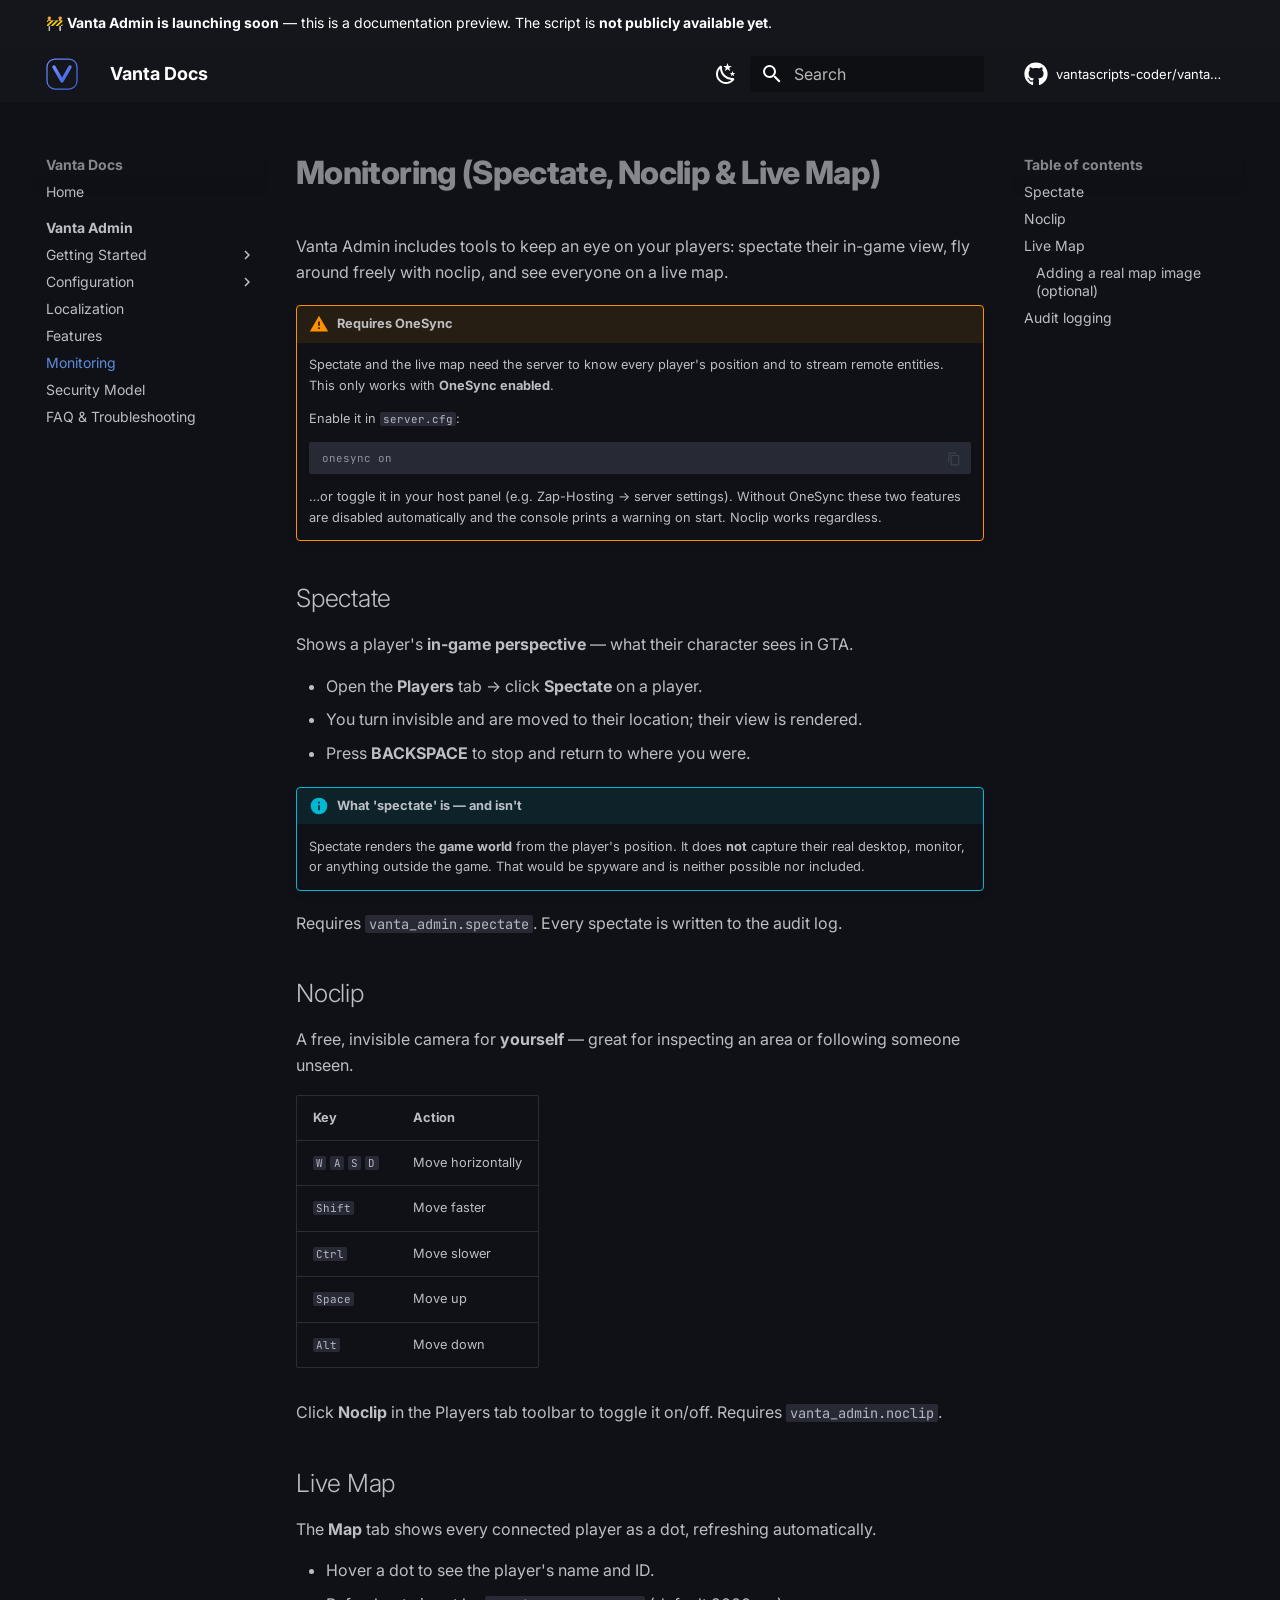
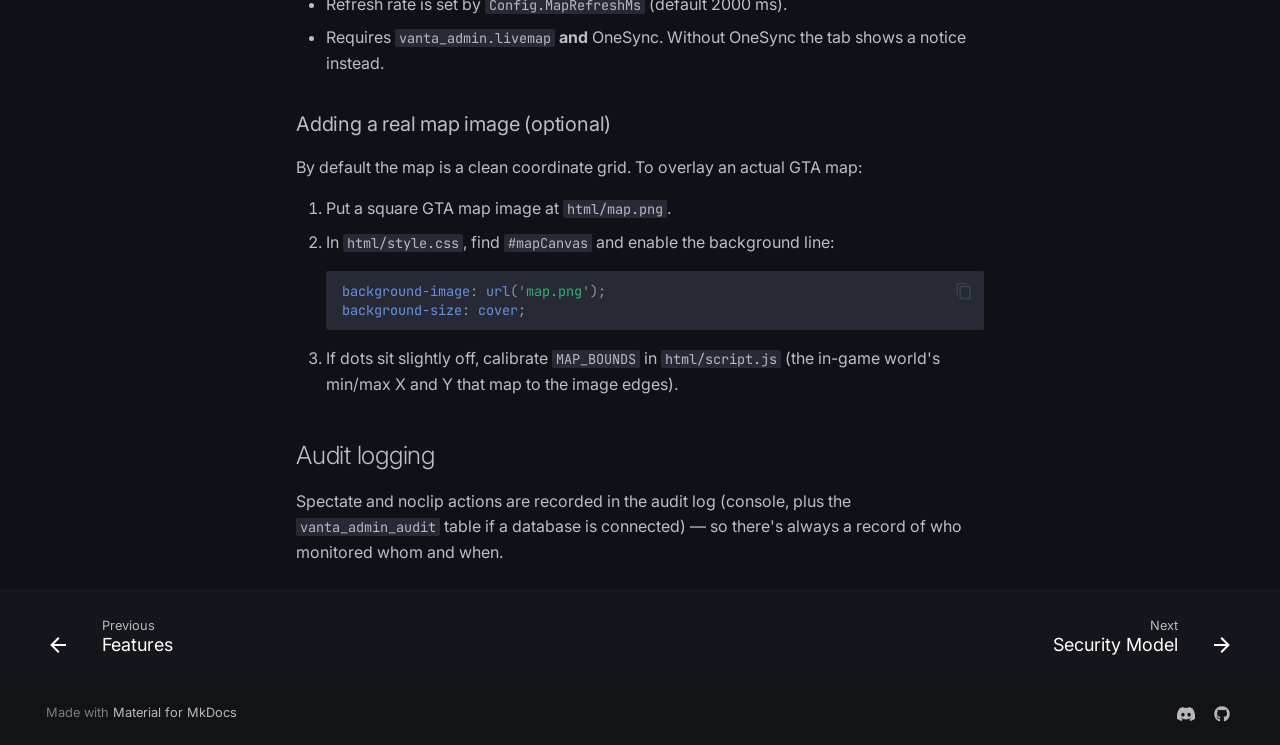
<file: scripts/vanta-admin/monitoring/index.html>
<!doctype html>
<html lang="en" class="no-js">
  <head>
    
      <meta charset="utf-8">
      <meta name="viewport" content="width=device-width,initial-scale=1">
      
        <meta name="description" content="Documentation for Vanta FiveM scripts">
      
      
        <meta name="author" content="Vanta">
      
      
        <link rel="canonical" href="https://vantascripts-coder.github.io/vanta-docs/scripts/vanta-admin/monitoring/">
      
      
        <link rel="prev" href="../features/">
      
      
        <link rel="next" href="../security/">
      
      
        
      
      
      <link rel="icon" href="../../../assets/logo.svg">
      <meta name="generator" content="mkdocs-1.6.1, mkdocs-material-9.7.6">
    
    
      
        <title>Monitoring - Vanta Docs</title>
      
    
    
      <link rel="stylesheet" href="../../../assets/stylesheets/main.484c7ddc.min.css">
      
        
        <link rel="stylesheet" href="../../../assets/stylesheets/palette.ab4e12ef.min.css">
      
      


    
    
      
    
    
      
        
        
        <link rel="preconnect" href="https://fonts.gstatic.com" crossorigin>
        <link rel="stylesheet" href="https://fonts.googleapis.com/css?family=Inter:300,300i,400,400i,700,700i%7CJetBrains+Mono:400,400i,700,700i&display=fallback">
        <style>:root{--md-text-font:"Inter";--md-code-font:"JetBrains Mono"}</style>
      
    
    
      <link rel="stylesheet" href="../../../stylesheets/extra.css">
    
    <script>__md_scope=new URL("../../..",location),__md_hash=e=>[...e].reduce(((e,_)=>(e<<5)-e+_.charCodeAt(0)),0),__md_get=(e,_=localStorage,t=__md_scope)=>JSON.parse(_.getItem(t.pathname+"."+e)),__md_set=(e,_,t=localStorage,a=__md_scope)=>{try{t.setItem(a.pathname+"."+e,JSON.stringify(_))}catch(e){}}</script>
    
      

    
    
  <meta name="robots" content="noindex, nofollow">

  </head>
  
  
    
    
      
    
    
    
    
    <body dir="ltr" data-md-color-scheme="slate" data-md-color-primary="black" data-md-color-accent="indigo">
  
    
    <input class="md-toggle" data-md-toggle="drawer" type="checkbox" id="__drawer" autocomplete="off">
    <input class="md-toggle" data-md-toggle="search" type="checkbox" id="__search" autocomplete="off">
    <label class="md-overlay" for="__drawer"></label>
    <div data-md-component="skip">
      
        
        <a href="#monitoring-spectate-noclip-live-map" class="md-skip">
          Skip to content
        </a>
      
    </div>
    <div data-md-component="announce">
      
        <aside class="md-banner">
          <div class="md-banner__inner md-grid md-typeset">
            
            
  🚧 <strong>Vanta Admin is launching soon</strong> &mdash; this is a documentation
  preview. The script is <strong>not publicly available yet</strong>.

          </div>
          
        </aside>
      
    </div>
    
    
      

  

<header class="md-header md-header--shadow" data-md-component="header">
  <nav class="md-header__inner md-grid" aria-label="Header">
    <a href="../../.." title="Vanta Docs" class="md-header__button md-logo" aria-label="Vanta Docs" data-md-component="logo">
      
  <img src="../../../assets/logo.svg" alt="logo">

    </a>
    <label class="md-header__button md-icon" for="__drawer">
      
      <svg xmlns="http://www.w3.org/2000/svg" viewBox="0 0 24 24"><path d="M3 6h18v2H3zm0 5h18v2H3zm0 5h18v2H3z"/></svg>
    </label>
    <div class="md-header__title" data-md-component="header-title">
      <div class="md-header__ellipsis">
        <div class="md-header__topic">
          <span class="md-ellipsis">
            Vanta Docs
          </span>
        </div>
        <div class="md-header__topic" data-md-component="header-topic">
          <span class="md-ellipsis">
            
              Monitoring
            
          </span>
        </div>
      </div>
    </div>
    
      
        <form class="md-header__option" data-md-component="palette">
  
    
    
    
    <input class="md-option" data-md-color-media="" data-md-color-scheme="slate" data-md-color-primary="black" data-md-color-accent="indigo"  aria-label="Switch to light mode"  type="radio" name="__palette" id="__palette_0">
    
      <label class="md-header__button md-icon" title="Switch to light mode" for="__palette_1" hidden>
        <svg xmlns="http://www.w3.org/2000/svg" viewBox="0 0 24 24"><path d="m17.75 4.09-2.53 1.94.91 3.06-2.63-1.81-2.63 1.81.91-3.06-2.53-1.94L12.44 4l1.06-3 1.06 3zm3.5 6.91-1.64 1.25.59 1.98-1.7-1.17-1.7 1.17.59-1.98L15.75 11l2.06-.05L18.5 9l.69 1.95zm-2.28 4.95c.83-.08 1.72 1.1 1.19 1.85-.32.45-.66.87-1.08 1.27C15.17 23 8.84 23 4.94 19.07c-3.91-3.9-3.91-10.24 0-14.14.4-.4.82-.76 1.27-1.08.75-.53 1.93.36 1.85 1.19-.27 2.86.69 5.83 2.89 8.02a9.96 9.96 0 0 0 8.02 2.89m-1.64 2.02a12.08 12.08 0 0 1-7.8-3.47c-2.17-2.19-3.33-5-3.49-7.82-2.81 3.14-2.7 7.96.31 10.98 3.02 3.01 7.84 3.12 10.98.31"/></svg>
      </label>
    
  
    
    
    
    <input class="md-option" data-md-color-media="" data-md-color-scheme="default" data-md-color-primary="black" data-md-color-accent="indigo"  aria-label="Switch to dark mode"  type="radio" name="__palette" id="__palette_1">
    
      <label class="md-header__button md-icon" title="Switch to dark mode" for="__palette_0" hidden>
        <svg xmlns="http://www.w3.org/2000/svg" viewBox="0 0 24 24"><path d="M12 7a5 5 0 0 1 5 5 5 5 0 0 1-5 5 5 5 0 0 1-5-5 5 5 0 0 1 5-5m0 2a3 3 0 0 0-3 3 3 3 0 0 0 3 3 3 3 0 0 0 3-3 3 3 0 0 0-3-3m0-7 2.39 3.42C13.65 5.15 12.84 5 12 5s-1.65.15-2.39.42zM3.34 7l4.16-.35A7.2 7.2 0 0 0 5.94 8.5c-.44.74-.69 1.5-.83 2.29zm.02 10 1.76-3.77a7.131 7.131 0 0 0 2.38 4.14zM20.65 7l-1.77 3.79a7.02 7.02 0 0 0-2.38-4.15zm-.01 10-4.14.36c.59-.51 1.12-1.14 1.54-1.86.42-.73.69-1.5.83-2.29zM12 22l-2.41-3.44c.74.27 1.55.44 2.41.44.82 0 1.63-.17 2.37-.44z"/></svg>
      </label>
    
  
</form>
      
    
    
      <script>var palette=__md_get("__palette");if(palette&&palette.color){if("(prefers-color-scheme)"===palette.color.media){var media=matchMedia("(prefers-color-scheme: light)"),input=document.querySelector(media.matches?"[data-md-color-media='(prefers-color-scheme: light)']":"[data-md-color-media='(prefers-color-scheme: dark)']");palette.color.media=input.getAttribute("data-md-color-media"),palette.color.scheme=input.getAttribute("data-md-color-scheme"),palette.color.primary=input.getAttribute("data-md-color-primary"),palette.color.accent=input.getAttribute("data-md-color-accent")}for(var[key,value]of Object.entries(palette.color))document.body.setAttribute("data-md-color-"+key,value)}</script>
    
    
    
      
      
        <label class="md-header__button md-icon" for="__search">
          
          <svg xmlns="http://www.w3.org/2000/svg" viewBox="0 0 24 24"><path d="M9.5 3A6.5 6.5 0 0 1 16 9.5c0 1.61-.59 3.09-1.56 4.23l.27.27h.79l5 5-1.5 1.5-5-5v-.79l-.27-.27A6.52 6.52 0 0 1 9.5 16 6.5 6.5 0 0 1 3 9.5 6.5 6.5 0 0 1 9.5 3m0 2C7 5 5 7 5 9.5S7 14 9.5 14 14 12 14 9.5 12 5 9.5 5"/></svg>
        </label>
        <div class="md-search" data-md-component="search" role="dialog">
  <label class="md-search__overlay" for="__search"></label>
  <div class="md-search__inner" role="search">
    <form class="md-search__form" name="search">
      <input type="text" class="md-search__input" name="query" aria-label="Search" placeholder="Search" autocapitalize="off" autocorrect="off" autocomplete="off" spellcheck="false" data-md-component="search-query" required>
      <label class="md-search__icon md-icon" for="__search">
        
        <svg xmlns="http://www.w3.org/2000/svg" viewBox="0 0 24 24"><path d="M9.5 3A6.5 6.5 0 0 1 16 9.5c0 1.61-.59 3.09-1.56 4.23l.27.27h.79l5 5-1.5 1.5-5-5v-.79l-.27-.27A6.52 6.52 0 0 1 9.5 16 6.5 6.5 0 0 1 3 9.5 6.5 6.5 0 0 1 9.5 3m0 2C7 5 5 7 5 9.5S7 14 9.5 14 14 12 14 9.5 12 5 9.5 5"/></svg>
        
        <svg xmlns="http://www.w3.org/2000/svg" viewBox="0 0 24 24"><path d="M20 11v2H8l5.5 5.5-1.42 1.42L4.16 12l7.92-7.92L13.5 5.5 8 11z"/></svg>
      </label>
      <nav class="md-search__options" aria-label="Search">
        
        <button type="reset" class="md-search__icon md-icon" title="Clear" aria-label="Clear" tabindex="-1">
          
          <svg xmlns="http://www.w3.org/2000/svg" viewBox="0 0 24 24"><path d="M19 6.41 17.59 5 12 10.59 6.41 5 5 6.41 10.59 12 5 17.59 6.41 19 12 13.41 17.59 19 19 17.59 13.41 12z"/></svg>
        </button>
      </nav>
      
        <div class="md-search__suggest" data-md-component="search-suggest"></div>
      
    </form>
    <div class="md-search__output">
      <div class="md-search__scrollwrap" tabindex="0" data-md-scrollfix>
        <div class="md-search-result" data-md-component="search-result">
          <div class="md-search-result__meta">
            Initializing search
          </div>
          <ol class="md-search-result__list" role="presentation"></ol>
        </div>
      </div>
    </div>
  </div>
</div>
      
    
    
      <div class="md-header__source">
        <a href="https://github.com/vantascripts-coder/vanta-docs" title="Go to repository" class="md-source" data-md-component="source">
  <div class="md-source__icon md-icon">
    
    <svg xmlns="http://www.w3.org/2000/svg" viewBox="0 0 512 512"><!--! Font Awesome Free 7.1.0 by @fontawesome - https://fontawesome.com License - https://fontawesome.com/license/free (Icons: CC BY 4.0, Fonts: SIL OFL 1.1, Code: MIT License) Copyright 2025 Fonticons, Inc.--><path d="M173.9 397.4c0 2-2.3 3.6-5.2 3.6-3.3.3-5.6-1.3-5.6-3.6 0-2 2.3-3.6 5.2-3.6 3-.3 5.6 1.3 5.6 3.6m-31.1-4.5c-.7 2 1.3 4.3 4.3 4.9 2.6 1 5.6 0 6.2-2s-1.3-4.3-4.3-5.2c-2.6-.7-5.5.3-6.2 2.3m44.2-1.7c-2.9.7-4.9 2.6-4.6 4.9.3 2 2.9 3.3 5.9 2.6 2.9-.7 4.9-2.6 4.6-4.6-.3-1.9-3-3.2-5.9-2.9M252.8 8C114.1 8 8 113.3 8 252c0 110.9 69.8 205.8 169.5 239.2 12.8 2.3 17.3-5.6 17.3-12.1 0-6.2-.3-40.4-.3-61.4 0 0-70 15-84.7-29.8 0 0-11.4-29.1-27.8-36.6 0 0-22.9-15.7 1.6-15.4 0 0 24.9 2 38.6 25.8 21.9 38.6 58.6 27.5 72.9 20.9 2.3-16 8.8-27.1 16-33.7-55.9-6.2-112.3-14.3-112.3-110.5 0-27.5 7.6-41.3 23.6-58.9-2.6-6.5-11.1-33.3 2.6-67.9 20.9-6.5 69 27 69 27 20-5.6 41.5-8.5 62.8-8.5s42.8 2.9 62.8 8.5c0 0 48.1-33.6 69-27 13.7 34.7 5.2 61.4 2.6 67.9 16 17.7 25.8 31.5 25.8 58.9 0 96.5-58.9 104.2-114.8 110.5 9.2 7.9 17 22.9 17 46.4 0 33.7-.3 75.4-.3 83.6 0 6.5 4.6 14.4 17.3 12.1C436.2 457.8 504 362.9 504 252 504 113.3 391.5 8 252.8 8M105.2 352.9c-1.3 1-1 3.3.7 5.2 1.6 1.6 3.9 2.3 5.2 1 1.3-1 1-3.3-.7-5.2-1.6-1.6-3.9-2.3-5.2-1m-10.8-8.1c-.7 1.3.3 2.9 2.3 3.9 1.6 1 3.6.7 4.3-.7.7-1.3-.3-2.9-2.3-3.9-2-.6-3.6-.3-4.3.7m32.4 35.6c-1.6 1.3-1 4.3 1.3 6.2 2.3 2.3 5.2 2.6 6.5 1 1.3-1.3.7-4.3-1.3-6.2-2.2-2.3-5.2-2.6-6.5-1m-11.4-14.7c-1.6 1-1.6 3.6 0 5.9s4.3 3.3 5.6 2.3c1.6-1.3 1.6-3.9 0-6.2-1.4-2.3-4-3.3-5.6-2"/></svg>
  </div>
  <div class="md-source__repository">
    vantascripts-coder/vanta-docs
  </div>
</a>
      </div>
    
  </nav>
  
</header>
    
    <div class="md-container" data-md-component="container">
      
      
        
          
        
      
      <main class="md-main" data-md-component="main">
        <div class="md-main__inner md-grid">
          
            
              
              <div class="md-sidebar md-sidebar--primary" data-md-component="sidebar" data-md-type="navigation" >
                <div class="md-sidebar__scrollwrap">
                  <div class="md-sidebar__inner">
                    



<nav class="md-nav md-nav--primary" aria-label="Navigation" data-md-level="0">
  <label class="md-nav__title" for="__drawer">
    <a href="../../.." title="Vanta Docs" class="md-nav__button md-logo" aria-label="Vanta Docs" data-md-component="logo">
      
  <img src="../../../assets/logo.svg" alt="logo">

    </a>
    Vanta Docs
  </label>
  
    <div class="md-nav__source">
      <a href="https://github.com/vantascripts-coder/vanta-docs" title="Go to repository" class="md-source" data-md-component="source">
  <div class="md-source__icon md-icon">
    
    <svg xmlns="http://www.w3.org/2000/svg" viewBox="0 0 512 512"><!--! Font Awesome Free 7.1.0 by @fontawesome - https://fontawesome.com License - https://fontawesome.com/license/free (Icons: CC BY 4.0, Fonts: SIL OFL 1.1, Code: MIT License) Copyright 2025 Fonticons, Inc.--><path d="M173.9 397.4c0 2-2.3 3.6-5.2 3.6-3.3.3-5.6-1.3-5.6-3.6 0-2 2.3-3.6 5.2-3.6 3-.3 5.6 1.3 5.6 3.6m-31.1-4.5c-.7 2 1.3 4.3 4.3 4.9 2.6 1 5.6 0 6.2-2s-1.3-4.3-4.3-5.2c-2.6-.7-5.5.3-6.2 2.3m44.2-1.7c-2.9.7-4.9 2.6-4.6 4.9.3 2 2.9 3.3 5.9 2.6 2.9-.7 4.9-2.6 4.6-4.6-.3-1.9-3-3.2-5.9-2.9M252.8 8C114.1 8 8 113.3 8 252c0 110.9 69.8 205.8 169.5 239.2 12.8 2.3 17.3-5.6 17.3-12.1 0-6.2-.3-40.4-.3-61.4 0 0-70 15-84.7-29.8 0 0-11.4-29.1-27.8-36.6 0 0-22.9-15.7 1.6-15.4 0 0 24.9 2 38.6 25.8 21.9 38.6 58.6 27.5 72.9 20.9 2.3-16 8.8-27.1 16-33.7-55.9-6.2-112.3-14.3-112.3-110.5 0-27.5 7.6-41.3 23.6-58.9-2.6-6.5-11.1-33.3 2.6-67.9 20.9-6.5 69 27 69 27 20-5.6 41.5-8.5 62.8-8.5s42.8 2.9 62.8 8.5c0 0 48.1-33.6 69-27 13.7 34.7 5.2 61.4 2.6 67.9 16 17.7 25.8 31.5 25.8 58.9 0 96.5-58.9 104.2-114.8 110.5 9.2 7.9 17 22.9 17 46.4 0 33.7-.3 75.4-.3 83.6 0 6.5 4.6 14.4 17.3 12.1C436.2 457.8 504 362.9 504 252 504 113.3 391.5 8 252.8 8M105.2 352.9c-1.3 1-1 3.3.7 5.2 1.6 1.6 3.9 2.3 5.2 1 1.3-1 1-3.3-.7-5.2-1.6-1.6-3.9-2.3-5.2-1m-10.8-8.1c-.7 1.3.3 2.9 2.3 3.9 1.6 1 3.6.7 4.3-.7.7-1.3-.3-2.9-2.3-3.9-2-.6-3.6-.3-4.3.7m32.4 35.6c-1.6 1.3-1 4.3 1.3 6.2 2.3 2.3 5.2 2.6 6.5 1 1.3-1.3.7-4.3-1.3-6.2-2.2-2.3-5.2-2.6-6.5-1m-11.4-14.7c-1.6 1-1.6 3.6 0 5.9s4.3 3.3 5.6 2.3c1.6-1.3 1.6-3.9 0-6.2-1.4-2.3-4-3.3-5.6-2"/></svg>
  </div>
  <div class="md-source__repository">
    vantascripts-coder/vanta-docs
  </div>
</a>
    </div>
  
  <ul class="md-nav__list" data-md-scrollfix>
    
      
      
  
  
  
  
    <li class="md-nav__item">
      <a href="../../.." class="md-nav__link">
        
  
  
  <span class="md-ellipsis">
    
  
    Home
  

    
  </span>
  
  

      </a>
    </li>
  

    
      
      
  
  
    
  
  
  
    
    
      
        
          
        
      
        
      
        
      
        
      
        
      
        
      
        
      
        
      
    
    
    
      
        
        
      
    
    
    <li class="md-nav__item md-nav__item--active md-nav__item--section md-nav__item--nested">
      
        
        
        <input class="md-nav__toggle md-toggle " type="checkbox" id="__nav_2" checked>
        
          
          <div class="md-nav__link md-nav__container">
            <a href="../" class="md-nav__link ">
              
  
  
  <span class="md-ellipsis">
    
  
    Vanta Admin
  

    
  </span>
  
  

            </a>
            
              
              <label class="md-nav__link " for="__nav_2" id="__nav_2_label" tabindex="">
                <span class="md-nav__icon md-icon"></span>
              </label>
            
          </div>
        
        <nav class="md-nav" data-md-level="1" aria-labelledby="__nav_2_label" aria-expanded="true">
          <label class="md-nav__title" for="__nav_2">
            <span class="md-nav__icon md-icon"></span>
            
  
    Vanta Admin
  

          </label>
          <ul class="md-nav__list" data-md-scrollfix>
            
              
            
              
                
  
  
  
  
    
    
      
        
      
        
      
        
      
    
    
    
      
    
    
    <li class="md-nav__item md-nav__item--nested">
      
        
        
        <input class="md-nav__toggle md-toggle " type="checkbox" id="__nav_2_2" >
        
          
          <label class="md-nav__link" for="__nav_2_2" id="__nav_2_2_label" tabindex="0">
            
  
  
  <span class="md-ellipsis">
    
  
    Getting Started
  

    
  </span>
  
  

            <span class="md-nav__icon md-icon"></span>
          </label>
        
        <nav class="md-nav" data-md-level="2" aria-labelledby="__nav_2_2_label" aria-expanded="false">
          <label class="md-nav__title" for="__nav_2_2">
            <span class="md-nav__icon md-icon"></span>
            
  
    Getting Started
  

          </label>
          <ul class="md-nav__list" data-md-scrollfix>
            
              
                
  
  
  
  
    <li class="md-nav__item">
      <a href="../getting-started/installation/" class="md-nav__link">
        
  
  
  <span class="md-ellipsis">
    
  
    Installation
  

    
  </span>
  
  

      </a>
    </li>
  

              
            
              
                
  
  
  
  
    <li class="md-nav__item">
      <a href="../getting-started/permissions/" class="md-nav__link">
        
  
  
  <span class="md-ellipsis">
    
  
    Permissions (ACE)
  

    
  </span>
  
  

      </a>
    </li>
  

              
            
              
                
  
  
  
  
    <li class="md-nav__item">
      <a href="../getting-started/server-cfg/" class="md-nav__link">
        
  
  
  <span class="md-ellipsis">
    
  
    server.cfg Setup
  

    
  </span>
  
  

      </a>
    </li>
  

              
            
          </ul>
        </nav>
      
    </li>
  

              
            
              
                
  
  
  
  
    
    
      
        
      
        
      
        
      
    
    
    
      
    
    
    <li class="md-nav__item md-nav__item--nested">
      
        
        
        <input class="md-nav__toggle md-toggle " type="checkbox" id="__nav_2_3" >
        
          
          <label class="md-nav__link" for="__nav_2_3" id="__nav_2_3_label" tabindex="0">
            
  
  
  <span class="md-ellipsis">
    
  
    Configuration
  

    
  </span>
  
  

            <span class="md-nav__icon md-icon"></span>
          </label>
        
        <nav class="md-nav" data-md-level="2" aria-labelledby="__nav_2_3_label" aria-expanded="false">
          <label class="md-nav__title" for="__nav_2_3">
            <span class="md-nav__icon md-icon"></span>
            
  
    Configuration
  

          </label>
          <ul class="md-nav__list" data-md-scrollfix>
            
              
                
  
  
  
  
    <li class="md-nav__item">
      <a href="../configuration/general/" class="md-nav__link">
        
  
  
  <span class="md-ellipsis">
    
  
    General
  

    
  </span>
  
  

      </a>
    </li>
  

              
            
              
                
  
  
  
  
    <li class="md-nav__item">
      <a href="../configuration/database/" class="md-nav__link">
        
  
  
  <span class="md-ellipsis">
    
  
    Database Editor
  

    
  </span>
  
  

      </a>
    </li>
  

              
            
              
                
  
  
  
  
    <li class="md-nav__item">
      <a href="../configuration/presets/" class="md-nav__link">
        
  
  
  <span class="md-ellipsis">
    
  
    Framework Presets
  

    
  </span>
  
  

      </a>
    </li>
  

              
            
          </ul>
        </nav>
      
    </li>
  

              
            
              
                
  
  
  
  
    <li class="md-nav__item">
      <a href="../localization/" class="md-nav__link">
        
  
  
  <span class="md-ellipsis">
    
  
    Localization
  

    
  </span>
  
  

      </a>
    </li>
  

              
            
              
                
  
  
  
  
    <li class="md-nav__item">
      <a href="../features/" class="md-nav__link">
        
  
  
  <span class="md-ellipsis">
    
  
    Features
  

    
  </span>
  
  

      </a>
    </li>
  

              
            
              
                
  
  
    
  
  
  
    <li class="md-nav__item md-nav__item--active">
      
      <input class="md-nav__toggle md-toggle" type="checkbox" id="__toc">
      
      
        
      
      
        <label class="md-nav__link md-nav__link--active" for="__toc">
          
  
  
  <span class="md-ellipsis">
    
  
    Monitoring
  

    
  </span>
  
  

          <span class="md-nav__icon md-icon"></span>
        </label>
      
      <a href="./" class="md-nav__link md-nav__link--active">
        
  
  
  <span class="md-ellipsis">
    
  
    Monitoring
  

    
  </span>
  
  

      </a>
      
        

<nav class="md-nav md-nav--secondary" aria-label="Table of contents">
  
  
  
    
  
  
    <label class="md-nav__title" for="__toc">
      <span class="md-nav__icon md-icon"></span>
      Table of contents
    </label>
    <ul class="md-nav__list" data-md-component="toc" data-md-scrollfix>
      
        <li class="md-nav__item">
  <a href="#spectate" class="md-nav__link">
    <span class="md-ellipsis">
      
        Spectate
      
    </span>
  </a>
  
</li>
      
        <li class="md-nav__item">
  <a href="#noclip" class="md-nav__link">
    <span class="md-ellipsis">
      
        Noclip
      
    </span>
  </a>
  
</li>
      
        <li class="md-nav__item">
  <a href="#live-map" class="md-nav__link">
    <span class="md-ellipsis">
      
        Live Map
      
    </span>
  </a>
  
    <nav class="md-nav" aria-label="Live Map">
      <ul class="md-nav__list">
        
          <li class="md-nav__item">
  <a href="#adding-a-real-map-image-optional" class="md-nav__link">
    <span class="md-ellipsis">
      
        Adding a real map image (optional)
      
    </span>
  </a>
  
</li>
        
      </ul>
    </nav>
  
</li>
      
        <li class="md-nav__item">
  <a href="#audit-logging" class="md-nav__link">
    <span class="md-ellipsis">
      
        Audit logging
      
    </span>
  </a>
  
</li>
      
    </ul>
  
</nav>
      
    </li>
  

              
            
              
                
  
  
  
  
    <li class="md-nav__item">
      <a href="../security/" class="md-nav__link">
        
  
  
  <span class="md-ellipsis">
    
  
    Security Model
  

    
  </span>
  
  

      </a>
    </li>
  

              
            
              
                
  
  
  
  
    <li class="md-nav__item">
      <a href="../faq/" class="md-nav__link">
        
  
  
  <span class="md-ellipsis">
    
  
    FAQ & Troubleshooting
  

    
  </span>
  
  

      </a>
    </li>
  

              
            
          </ul>
        </nav>
      
    </li>
  

    
  </ul>
</nav>
                  </div>
                </div>
              </div>
            
            
              
              <div class="md-sidebar md-sidebar--secondary" data-md-component="sidebar" data-md-type="toc" >
                <div class="md-sidebar__scrollwrap">
                  <div class="md-sidebar__inner">
                    

<nav class="md-nav md-nav--secondary" aria-label="Table of contents">
  
  
  
    
  
  
    <label class="md-nav__title" for="__toc">
      <span class="md-nav__icon md-icon"></span>
      Table of contents
    </label>
    <ul class="md-nav__list" data-md-component="toc" data-md-scrollfix>
      
        <li class="md-nav__item">
  <a href="#spectate" class="md-nav__link">
    <span class="md-ellipsis">
      
        Spectate
      
    </span>
  </a>
  
</li>
      
        <li class="md-nav__item">
  <a href="#noclip" class="md-nav__link">
    <span class="md-ellipsis">
      
        Noclip
      
    </span>
  </a>
  
</li>
      
        <li class="md-nav__item">
  <a href="#live-map" class="md-nav__link">
    <span class="md-ellipsis">
      
        Live Map
      
    </span>
  </a>
  
    <nav class="md-nav" aria-label="Live Map">
      <ul class="md-nav__list">
        
          <li class="md-nav__item">
  <a href="#adding-a-real-map-image-optional" class="md-nav__link">
    <span class="md-ellipsis">
      
        Adding a real map image (optional)
      
    </span>
  </a>
  
</li>
        
      </ul>
    </nav>
  
</li>
      
        <li class="md-nav__item">
  <a href="#audit-logging" class="md-nav__link">
    <span class="md-ellipsis">
      
        Audit logging
      
    </span>
  </a>
  
</li>
      
    </ul>
  
</nav>
                  </div>
                </div>
              </div>
            
          
          
            <div class="md-content" data-md-component="content">
              
              <article class="md-content__inner md-typeset">
                
                  


  
  


<h1 id="monitoring-spectate-noclip-live-map">Monitoring (Spectate, Noclip &amp; Live Map)<a class="headerlink" href="#monitoring-spectate-noclip-live-map" title="Permanent link">&para;</a></h1>
<p>Vanta Admin includes tools to keep an eye on your players: spectate their in-game
view, fly around freely with noclip, and see everyone on a live map.</p>
<div class="admonition warning">
<p class="admonition-title">Requires OneSync</p>
<p>Spectate and the live map need the server to know every player's position and
to stream remote entities. This only works with <strong>OneSync enabled</strong>.</p>
<p>Enable it in <code>server.cfg</code>:</p>
<div class="highlight"><pre><span></span><code><span id="__span-0-1"><a id="__codelineno-0-1" name="__codelineno-0-1" href="#__codelineno-0-1"></a><span class="na">onesync on</span>
</span></code></pre></div>
<p>…or toggle it in your host panel (e.g. Zap-Hosting → server settings). Without
OneSync these two features are disabled automatically and the console prints a
warning on start. Noclip works regardless.</p>
</div>
<h2 id="spectate">Spectate<a class="headerlink" href="#spectate" title="Permanent link">&para;</a></h2>
<p>Shows a player's <strong>in-game perspective</strong> — what their character sees in GTA.</p>
<ul>
<li>Open the <strong>Players</strong> tab → click <strong>Spectate</strong> on a player.</li>
<li>You turn invisible and are moved to their location; their view is rendered.</li>
<li>Press <strong>BACKSPACE</strong> to stop and return to where you were.</li>
</ul>
<div class="admonition info">
<p class="admonition-title">What 'spectate' is — and isn't</p>
<p>Spectate renders the <strong>game world</strong> from the player's position. It does <strong>not</strong>
capture their real desktop, monitor, or anything outside the game. That would
be spyware and is neither possible nor included.</p>
</div>
<p>Requires <code>vanta_admin.spectate</code>. Every spectate is written to the audit log.</p>
<h2 id="noclip">Noclip<a class="headerlink" href="#noclip" title="Permanent link">&para;</a></h2>
<p>A free, invisible camera for <strong>yourself</strong> — great for inspecting an area or
following someone unseen.</p>
<table>
<thead>
<tr>
<th>Key</th>
<th>Action</th>
</tr>
</thead>
<tbody>
<tr>
<td><code>W</code> <code>A</code> <code>S</code> <code>D</code></td>
<td>Move horizontally</td>
</tr>
<tr>
<td><code>Shift</code></td>
<td>Move faster</td>
</tr>
<tr>
<td><code>Ctrl</code></td>
<td>Move slower</td>
</tr>
<tr>
<td><code>Space</code></td>
<td>Move up</td>
</tr>
<tr>
<td><code>Alt</code></td>
<td>Move down</td>
</tr>
</tbody>
</table>
<p>Click <strong>Noclip</strong> in the Players tab toolbar to toggle it on/off. Requires
<code>vanta_admin.noclip</code>.</p>
<h2 id="live-map">Live Map<a class="headerlink" href="#live-map" title="Permanent link">&para;</a></h2>
<p>The <strong>Map</strong> tab shows every connected player as a dot, refreshing automatically.</p>
<ul>
<li>Hover a dot to see the player's name and ID.</li>
<li>Refresh rate is set by <code>Config.MapRefreshMs</code> (default 2000 ms).</li>
<li>Requires <code>vanta_admin.livemap</code> <strong>and</strong> OneSync. Without OneSync the tab shows a
  notice instead.</li>
</ul>
<h3 id="adding-a-real-map-image-optional">Adding a real map image (optional)<a class="headerlink" href="#adding-a-real-map-image-optional" title="Permanent link">&para;</a></h3>
<p>By default the map is a clean coordinate grid. To overlay an actual GTA map:</p>
<ol>
<li>Put a square GTA map image at <code>html/map.png</code>.</li>
<li>In <code>html/style.css</code>, find <code>#mapCanvas</code> and enable the background line:
   <div class="highlight"><pre><span></span><code><span id="__span-1-1"><a id="__codelineno-1-1" name="__codelineno-1-1" href="#__codelineno-1-1"></a><span class="nt">background-image</span><span class="o">:</span><span class="w"> </span><span class="nt">url</span><span class="o">(</span><span class="s1">&#39;map.png&#39;</span><span class="o">);</span>
</span><span id="__span-1-2"><a id="__codelineno-1-2" name="__codelineno-1-2" href="#__codelineno-1-2"></a><span class="nt">background-size</span><span class="o">:</span><span class="w"> </span><span class="nt">cover</span><span class="o">;</span>
</span></code></pre></div></li>
<li>If dots sit slightly off, calibrate <code>MAP_BOUNDS</code> in <code>html/script.js</code> (the
   in-game world's min/max X and Y that map to the image edges).</li>
</ol>
<h2 id="audit-logging">Audit logging<a class="headerlink" href="#audit-logging" title="Permanent link">&para;</a></h2>
<p>Spectate and noclip actions are recorded in the audit log (console, plus the
<code>vanta_admin_audit</code> table if a database is connected) — so there's always a
record of who monitored whom and when.</p>












                
              </article>
            </div>
          
          
<script>var target=document.getElementById(location.hash.slice(1));target&&target.name&&(target.checked=target.name.startsWith("__tabbed_"))</script>
        </div>
        
          <button type="button" class="md-top md-icon" data-md-component="top" hidden>
  
  <svg xmlns="http://www.w3.org/2000/svg" viewBox="0 0 24 24"><path d="M13 20h-2V8l-5.5 5.5-1.42-1.42L12 4.16l7.92 7.92-1.42 1.42L13 8z"/></svg>
  Back to top
</button>
        
      </main>
      
        <footer class="md-footer">
  
    
      
      <nav class="md-footer__inner md-grid" aria-label="Footer" >
        
          
          <a href="../features/" class="md-footer__link md-footer__link--prev" aria-label="Previous: Features">
            <div class="md-footer__button md-icon">
              
              <svg xmlns="http://www.w3.org/2000/svg" viewBox="0 0 24 24"><path d="M20 11v2H8l5.5 5.5-1.42 1.42L4.16 12l7.92-7.92L13.5 5.5 8 11z"/></svg>
            </div>
            <div class="md-footer__title">
              <span class="md-footer__direction">
                Previous
              </span>
              <div class="md-ellipsis">
                Features
              </div>
            </div>
          </a>
        
        
          
          <a href="../security/" class="md-footer__link md-footer__link--next" aria-label="Next: Security Model">
            <div class="md-footer__title">
              <span class="md-footer__direction">
                Next
              </span>
              <div class="md-ellipsis">
                Security Model
              </div>
            </div>
            <div class="md-footer__button md-icon">
              
              <svg xmlns="http://www.w3.org/2000/svg" viewBox="0 0 24 24"><path d="M4 11v2h12l-5.5 5.5 1.42 1.42L19.84 12l-7.92-7.92L10.5 5.5 16 11z"/></svg>
            </div>
          </a>
        
      </nav>
    
  
  <div class="md-footer-meta md-typeset">
    <div class="md-footer-meta__inner md-grid">
      <div class="md-copyright">
  
  
    Made with
    <a href="https://squidfunk.github.io/mkdocs-material/" target="_blank" rel="noopener">
      Material for MkDocs
    </a>
  
</div>
      
        
<div class="md-social">
  
    
    
    
    
    <a href="https://discord.gg/your-invite" target="_blank" rel="noopener" title="Vanta Discord" class="md-social__link">
      <svg xmlns="http://www.w3.org/2000/svg" viewBox="0 0 576 512"><!--! Font Awesome Free 7.1.0 by @fontawesome - https://fontawesome.com License - https://fontawesome.com/license/free (Icons: CC BY 4.0, Fonts: SIL OFL 1.1, Code: MIT License) Copyright 2025 Fonticons, Inc.--><path d="M492.5 69.8c-.2-.3-.4-.6-.8-.7-38.1-17.5-78.4-30-119.7-37.1-.4-.1-.8 0-1.1.1s-.6.4-.8.8c-5.5 9.9-10.5 20.2-14.9 30.6-44.6-6.8-89.9-6.8-134.4 0-4.5-10.5-9.5-20.7-15.1-30.6-.2-.3-.5-.6-.8-.8s-.7-.2-1.1-.2C162.5 39 122.2 51.5 84.1 69c-.3.1-.6.4-.8.7C7.1 183.5-13.8 294.6-3.6 404.2c0 .3.1.5.2.8s.3.4.5.6c44.4 32.9 94 58 146.8 74.2.4.1.8.1 1.1 0s.7-.4.9-.7c11.3-15.4 21.4-31.8 30-48.8.1-.2.2-.5.2-.8s0-.5-.1-.8-.2-.5-.4-.6-.4-.3-.7-.4c-15.8-6.1-31.2-13.4-45.9-21.9-.3-.2-.5-.4-.7-.6s-.3-.6-.3-.9 0-.6.2-.9.3-.5.6-.7c3.1-2.3 6.2-4.7 9.1-7.1.3-.2.6-.4.9-.4s.7 0 1 .1c96.2 43.9 200.4 43.9 295.5 0 .3-.1.7-.2 1-.2s.7.2.9.4c2.9 2.4 6 4.9 9.1 7.2.2.2.4.4.6.7s.2.6.2.9-.1.6-.3.9-.4.5-.6.6c-14.7 8.6-30 15.9-45.9 21.8-.2.1-.5.2-.7.4s-.3.4-.4.7-.1.5-.1.8.1.5.2.8c8.8 17 18.8 33.3 30 48.8.2.3.6.6.9.7s.8.1 1.1 0c52.9-16.2 102.6-41.3 147.1-74.2.2-.2.4-.4.5-.6s.2-.5.2-.8c12.3-126.8-20.5-236.9-86.9-334.5zm-302 267.7c-29 0-52.8-26.6-52.8-59.2s23.4-59.2 52.8-59.2c29.7 0 53.3 26.8 52.8 59.2 0 32.7-23.4 59.2-52.8 59.2m195.4 0c-29 0-52.8-26.6-52.8-59.2s23.4-59.2 52.8-59.2c29.7 0 53.3 26.8 52.8 59.2 0 32.7-23.2 59.2-52.8 59.2"/></svg>
    </a>
  
    
    
    
    
      
      
    
    <a href="https://github.com/vantascripts-coder" target="_blank" rel="noopener" title="github.com" class="md-social__link">
      <svg xmlns="http://www.w3.org/2000/svg" viewBox="0 0 512 512"><!--! Font Awesome Free 7.1.0 by @fontawesome - https://fontawesome.com License - https://fontawesome.com/license/free (Icons: CC BY 4.0, Fonts: SIL OFL 1.1, Code: MIT License) Copyright 2025 Fonticons, Inc.--><path d="M173.9 397.4c0 2-2.3 3.6-5.2 3.6-3.3.3-5.6-1.3-5.6-3.6 0-2 2.3-3.6 5.2-3.6 3-.3 5.6 1.3 5.6 3.6m-31.1-4.5c-.7 2 1.3 4.3 4.3 4.9 2.6 1 5.6 0 6.2-2s-1.3-4.3-4.3-5.2c-2.6-.7-5.5.3-6.2 2.3m44.2-1.7c-2.9.7-4.9 2.6-4.6 4.9.3 2 2.9 3.3 5.9 2.6 2.9-.7 4.9-2.6 4.6-4.6-.3-1.9-3-3.2-5.9-2.9M252.8 8C114.1 8 8 113.3 8 252c0 110.9 69.8 205.8 169.5 239.2 12.8 2.3 17.3-5.6 17.3-12.1 0-6.2-.3-40.4-.3-61.4 0 0-70 15-84.7-29.8 0 0-11.4-29.1-27.8-36.6 0 0-22.9-15.7 1.6-15.4 0 0 24.9 2 38.6 25.8 21.9 38.6 58.6 27.5 72.9 20.9 2.3-16 8.8-27.1 16-33.7-55.9-6.2-112.3-14.3-112.3-110.5 0-27.5 7.6-41.3 23.6-58.9-2.6-6.5-11.1-33.3 2.6-67.9 20.9-6.5 69 27 69 27 20-5.6 41.5-8.5 62.8-8.5s42.8 2.9 62.8 8.5c0 0 48.1-33.6 69-27 13.7 34.7 5.2 61.4 2.6 67.9 16 17.7 25.8 31.5 25.8 58.9 0 96.5-58.9 104.2-114.8 110.5 9.2 7.9 17 22.9 17 46.4 0 33.7-.3 75.4-.3 83.6 0 6.5 4.6 14.4 17.3 12.1C436.2 457.8 504 362.9 504 252 504 113.3 391.5 8 252.8 8M105.2 352.9c-1.3 1-1 3.3.7 5.2 1.6 1.6 3.9 2.3 5.2 1 1.3-1 1-3.3-.7-5.2-1.6-1.6-3.9-2.3-5.2-1m-10.8-8.1c-.7 1.3.3 2.9 2.3 3.9 1.6 1 3.6.7 4.3-.7.7-1.3-.3-2.9-2.3-3.9-2-.6-3.6-.3-4.3.7m32.4 35.6c-1.6 1.3-1 4.3 1.3 6.2 2.3 2.3 5.2 2.6 6.5 1 1.3-1.3.7-4.3-1.3-6.2-2.2-2.3-5.2-2.6-6.5-1m-11.4-14.7c-1.6 1-1.6 3.6 0 5.9s4.3 3.3 5.6 2.3c1.6-1.3 1.6-3.9 0-6.2-1.4-2.3-4-3.3-5.6-2"/></svg>
    </a>
  
</div>
      
    </div>
  </div>
</footer>
      
    </div>
    <div class="md-dialog" data-md-component="dialog">
      <div class="md-dialog__inner md-typeset"></div>
    </div>
    
    
    
      
      
      <script id="__config" type="application/json">{"annotate": null, "base": "../../..", "features": ["navigation.sections", "navigation.top", "navigation.tracking", "navigation.footer", "navigation.indexes", "search.suggest", "search.highlight", "content.code.copy", "content.code.annotate", "toc.follow"], "search": "../../../assets/javascripts/workers/search.2c215733.min.js", "tags": null, "translations": {"clipboard.copied": "Copied to clipboard", "clipboard.copy": "Copy to clipboard", "search.result.more.one": "1 more on this page", "search.result.more.other": "# more on this page", "search.result.none": "No matching documents", "search.result.one": "1 matching document", "search.result.other": "# matching documents", "search.result.placeholder": "Type to start searching", "search.result.term.missing": "Missing", "select.version": "Select version"}, "version": null}</script>
    
    
      <script src="../../../assets/javascripts/bundle.79ae519e.min.js"></script>
      
    
  </body>
</html>
</file>
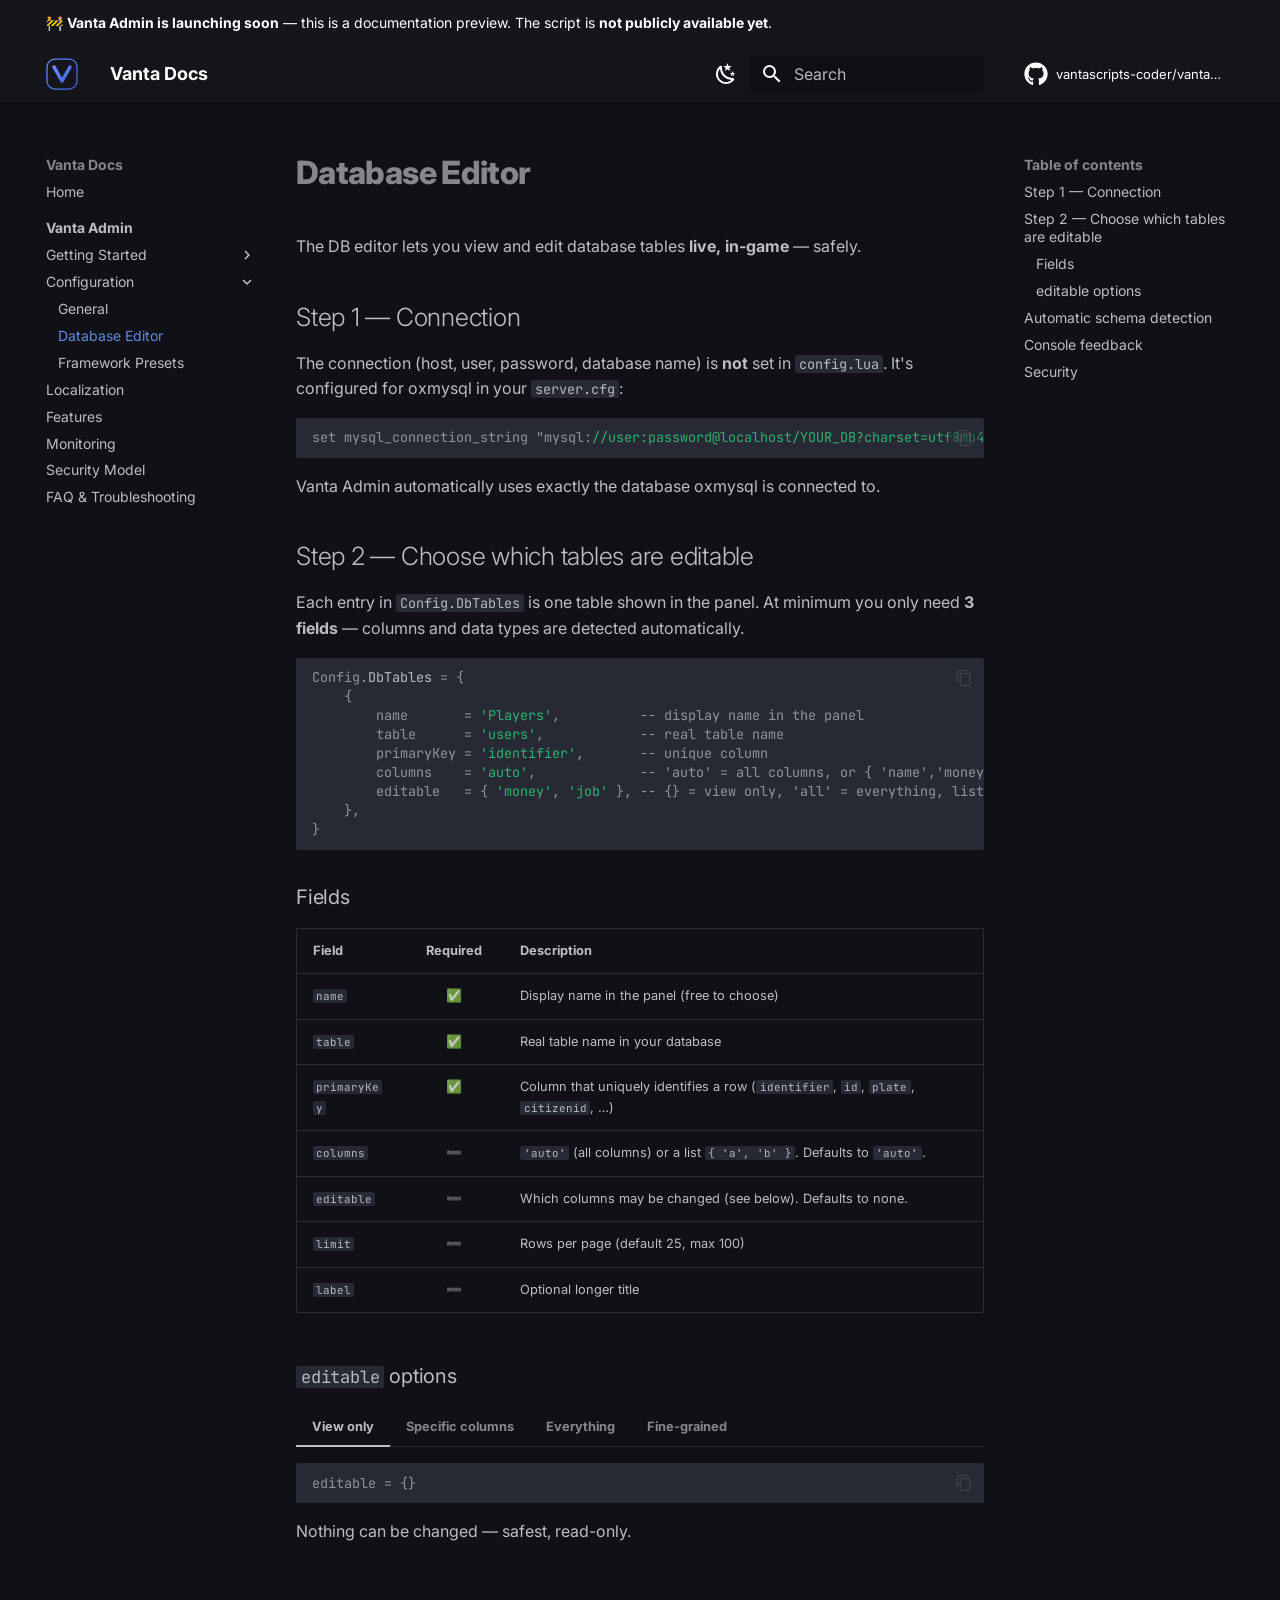
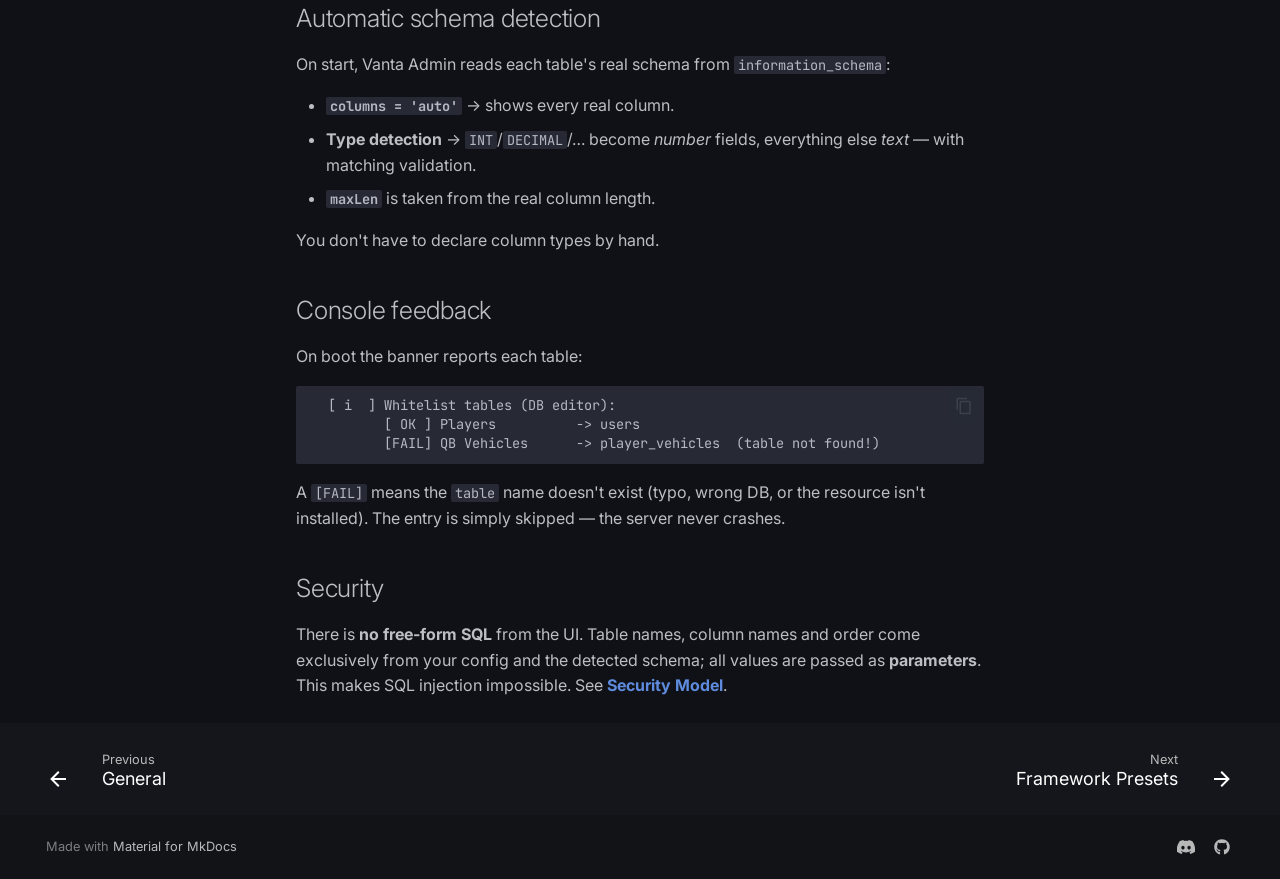
<file: scripts/vanta-admin/configuration/database/index.html>
<!doctype html>
<html lang="en" class="no-js">
  <head>
    
      <meta charset="utf-8">
      <meta name="viewport" content="width=device-width,initial-scale=1">
      
        <meta name="description" content="Documentation for Vanta FiveM scripts">
      
      
        <meta name="author" content="Vanta">
      
      
        <link rel="canonical" href="https://vantascripts-coder.github.io/vanta-docs/scripts/vanta-admin/configuration/database/">
      
      
        <link rel="prev" href="../general/">
      
      
        <link rel="next" href="../presets/">
      
      
        
      
      
      <link rel="icon" href="../../../../assets/logo.svg">
      <meta name="generator" content="mkdocs-1.6.1, mkdocs-material-9.7.6">
    
    
      
        <title>Database Editor - Vanta Docs</title>
      
    
    
      <link rel="stylesheet" href="../../../../assets/stylesheets/main.484c7ddc.min.css">
      
        
        <link rel="stylesheet" href="../../../../assets/stylesheets/palette.ab4e12ef.min.css">
      
      


    
    
      
    
    
      
        
        
        <link rel="preconnect" href="https://fonts.gstatic.com" crossorigin>
        <link rel="stylesheet" href="https://fonts.googleapis.com/css?family=Inter:300,300i,400,400i,700,700i%7CJetBrains+Mono:400,400i,700,700i&display=fallback">
        <style>:root{--md-text-font:"Inter";--md-code-font:"JetBrains Mono"}</style>
      
    
    
      <link rel="stylesheet" href="../../../../stylesheets/extra.css">
    
    <script>__md_scope=new URL("../../../..",location),__md_hash=e=>[...e].reduce(((e,_)=>(e<<5)-e+_.charCodeAt(0)),0),__md_get=(e,_=localStorage,t=__md_scope)=>JSON.parse(_.getItem(t.pathname+"."+e)),__md_set=(e,_,t=localStorage,a=__md_scope)=>{try{t.setItem(a.pathname+"."+e,JSON.stringify(_))}catch(e){}}</script>
    
      

    
    
  <meta name="robots" content="noindex, nofollow">

  </head>
  
  
    
    
      
    
    
    
    
    <body dir="ltr" data-md-color-scheme="slate" data-md-color-primary="black" data-md-color-accent="indigo">
  
    
    <input class="md-toggle" data-md-toggle="drawer" type="checkbox" id="__drawer" autocomplete="off">
    <input class="md-toggle" data-md-toggle="search" type="checkbox" id="__search" autocomplete="off">
    <label class="md-overlay" for="__drawer"></label>
    <div data-md-component="skip">
      
        
        <a href="#database-editor" class="md-skip">
          Skip to content
        </a>
      
    </div>
    <div data-md-component="announce">
      
        <aside class="md-banner">
          <div class="md-banner__inner md-grid md-typeset">
            
            
  🚧 <strong>Vanta Admin is launching soon</strong> &mdash; this is a documentation
  preview. The script is <strong>not publicly available yet</strong>.

          </div>
          
        </aside>
      
    </div>
    
    
      

  

<header class="md-header md-header--shadow" data-md-component="header">
  <nav class="md-header__inner md-grid" aria-label="Header">
    <a href="../../../.." title="Vanta Docs" class="md-header__button md-logo" aria-label="Vanta Docs" data-md-component="logo">
      
  <img src="../../../../assets/logo.svg" alt="logo">

    </a>
    <label class="md-header__button md-icon" for="__drawer">
      
      <svg xmlns="http://www.w3.org/2000/svg" viewBox="0 0 24 24"><path d="M3 6h18v2H3zm0 5h18v2H3zm0 5h18v2H3z"/></svg>
    </label>
    <div class="md-header__title" data-md-component="header-title">
      <div class="md-header__ellipsis">
        <div class="md-header__topic">
          <span class="md-ellipsis">
            Vanta Docs
          </span>
        </div>
        <div class="md-header__topic" data-md-component="header-topic">
          <span class="md-ellipsis">
            
              Database Editor
            
          </span>
        </div>
      </div>
    </div>
    
      
        <form class="md-header__option" data-md-component="palette">
  
    
    
    
    <input class="md-option" data-md-color-media="" data-md-color-scheme="slate" data-md-color-primary="black" data-md-color-accent="indigo"  aria-label="Switch to light mode"  type="radio" name="__palette" id="__palette_0">
    
      <label class="md-header__button md-icon" title="Switch to light mode" for="__palette_1" hidden>
        <svg xmlns="http://www.w3.org/2000/svg" viewBox="0 0 24 24"><path d="m17.75 4.09-2.53 1.94.91 3.06-2.63-1.81-2.63 1.81.91-3.06-2.53-1.94L12.44 4l1.06-3 1.06 3zm3.5 6.91-1.64 1.25.59 1.98-1.7-1.17-1.7 1.17.59-1.98L15.75 11l2.06-.05L18.5 9l.69 1.95zm-2.28 4.95c.83-.08 1.72 1.1 1.19 1.85-.32.45-.66.87-1.08 1.27C15.17 23 8.84 23 4.94 19.07c-3.91-3.9-3.91-10.24 0-14.14.4-.4.82-.76 1.27-1.08.75-.53 1.93.36 1.85 1.19-.27 2.86.69 5.83 2.89 8.02a9.96 9.96 0 0 0 8.02 2.89m-1.64 2.02a12.08 12.08 0 0 1-7.8-3.47c-2.17-2.19-3.33-5-3.49-7.82-2.81 3.14-2.7 7.96.31 10.98 3.02 3.01 7.84 3.12 10.98.31"/></svg>
      </label>
    
  
    
    
    
    <input class="md-option" data-md-color-media="" data-md-color-scheme="default" data-md-color-primary="black" data-md-color-accent="indigo"  aria-label="Switch to dark mode"  type="radio" name="__palette" id="__palette_1">
    
      <label class="md-header__button md-icon" title="Switch to dark mode" for="__palette_0" hidden>
        <svg xmlns="http://www.w3.org/2000/svg" viewBox="0 0 24 24"><path d="M12 7a5 5 0 0 1 5 5 5 5 0 0 1-5 5 5 5 0 0 1-5-5 5 5 0 0 1 5-5m0 2a3 3 0 0 0-3 3 3 3 0 0 0 3 3 3 3 0 0 0 3-3 3 3 0 0 0-3-3m0-7 2.39 3.42C13.65 5.15 12.84 5 12 5s-1.65.15-2.39.42zM3.34 7l4.16-.35A7.2 7.2 0 0 0 5.94 8.5c-.44.74-.69 1.5-.83 2.29zm.02 10 1.76-3.77a7.131 7.131 0 0 0 2.38 4.14zM20.65 7l-1.77 3.79a7.02 7.02 0 0 0-2.38-4.15zm-.01 10-4.14.36c.59-.51 1.12-1.14 1.54-1.86.42-.73.69-1.5.83-2.29zM12 22l-2.41-3.44c.74.27 1.55.44 2.41.44.82 0 1.63-.17 2.37-.44z"/></svg>
      </label>
    
  
</form>
      
    
    
      <script>var palette=__md_get("__palette");if(palette&&palette.color){if("(prefers-color-scheme)"===palette.color.media){var media=matchMedia("(prefers-color-scheme: light)"),input=document.querySelector(media.matches?"[data-md-color-media='(prefers-color-scheme: light)']":"[data-md-color-media='(prefers-color-scheme: dark)']");palette.color.media=input.getAttribute("data-md-color-media"),palette.color.scheme=input.getAttribute("data-md-color-scheme"),palette.color.primary=input.getAttribute("data-md-color-primary"),palette.color.accent=input.getAttribute("data-md-color-accent")}for(var[key,value]of Object.entries(palette.color))document.body.setAttribute("data-md-color-"+key,value)}</script>
    
    
    
      
      
        <label class="md-header__button md-icon" for="__search">
          
          <svg xmlns="http://www.w3.org/2000/svg" viewBox="0 0 24 24"><path d="M9.5 3A6.5 6.5 0 0 1 16 9.5c0 1.61-.59 3.09-1.56 4.23l.27.27h.79l5 5-1.5 1.5-5-5v-.79l-.27-.27A6.52 6.52 0 0 1 9.5 16 6.5 6.5 0 0 1 3 9.5 6.5 6.5 0 0 1 9.5 3m0 2C7 5 5 7 5 9.5S7 14 9.5 14 14 12 14 9.5 12 5 9.5 5"/></svg>
        </label>
        <div class="md-search" data-md-component="search" role="dialog">
  <label class="md-search__overlay" for="__search"></label>
  <div class="md-search__inner" role="search">
    <form class="md-search__form" name="search">
      <input type="text" class="md-search__input" name="query" aria-label="Search" placeholder="Search" autocapitalize="off" autocorrect="off" autocomplete="off" spellcheck="false" data-md-component="search-query" required>
      <label class="md-search__icon md-icon" for="__search">
        
        <svg xmlns="http://www.w3.org/2000/svg" viewBox="0 0 24 24"><path d="M9.5 3A6.5 6.5 0 0 1 16 9.5c0 1.61-.59 3.09-1.56 4.23l.27.27h.79l5 5-1.5 1.5-5-5v-.79l-.27-.27A6.52 6.52 0 0 1 9.5 16 6.5 6.5 0 0 1 3 9.5 6.5 6.5 0 0 1 9.5 3m0 2C7 5 5 7 5 9.5S7 14 9.5 14 14 12 14 9.5 12 5 9.5 5"/></svg>
        
        <svg xmlns="http://www.w3.org/2000/svg" viewBox="0 0 24 24"><path d="M20 11v2H8l5.5 5.5-1.42 1.42L4.16 12l7.92-7.92L13.5 5.5 8 11z"/></svg>
      </label>
      <nav class="md-search__options" aria-label="Search">
        
        <button type="reset" class="md-search__icon md-icon" title="Clear" aria-label="Clear" tabindex="-1">
          
          <svg xmlns="http://www.w3.org/2000/svg" viewBox="0 0 24 24"><path d="M19 6.41 17.59 5 12 10.59 6.41 5 5 6.41 10.59 12 5 17.59 6.41 19 12 13.41 17.59 19 19 17.59 13.41 12z"/></svg>
        </button>
      </nav>
      
        <div class="md-search__suggest" data-md-component="search-suggest"></div>
      
    </form>
    <div class="md-search__output">
      <div class="md-search__scrollwrap" tabindex="0" data-md-scrollfix>
        <div class="md-search-result" data-md-component="search-result">
          <div class="md-search-result__meta">
            Initializing search
          </div>
          <ol class="md-search-result__list" role="presentation"></ol>
        </div>
      </div>
    </div>
  </div>
</div>
      
    
    
      <div class="md-header__source">
        <a href="https://github.com/vantascripts-coder/vanta-docs" title="Go to repository" class="md-source" data-md-component="source">
  <div class="md-source__icon md-icon">
    
    <svg xmlns="http://www.w3.org/2000/svg" viewBox="0 0 512 512"><!--! Font Awesome Free 7.1.0 by @fontawesome - https://fontawesome.com License - https://fontawesome.com/license/free (Icons: CC BY 4.0, Fonts: SIL OFL 1.1, Code: MIT License) Copyright 2025 Fonticons, Inc.--><path d="M173.9 397.4c0 2-2.3 3.6-5.2 3.6-3.3.3-5.6-1.3-5.6-3.6 0-2 2.3-3.6 5.2-3.6 3-.3 5.6 1.3 5.6 3.6m-31.1-4.5c-.7 2 1.3 4.3 4.3 4.9 2.6 1 5.6 0 6.2-2s-1.3-4.3-4.3-5.2c-2.6-.7-5.5.3-6.2 2.3m44.2-1.7c-2.9.7-4.9 2.6-4.6 4.9.3 2 2.9 3.3 5.9 2.6 2.9-.7 4.9-2.6 4.6-4.6-.3-1.9-3-3.2-5.9-2.9M252.8 8C114.1 8 8 113.3 8 252c0 110.9 69.8 205.8 169.5 239.2 12.8 2.3 17.3-5.6 17.3-12.1 0-6.2-.3-40.4-.3-61.4 0 0-70 15-84.7-29.8 0 0-11.4-29.1-27.8-36.6 0 0-22.9-15.7 1.6-15.4 0 0 24.9 2 38.6 25.8 21.9 38.6 58.6 27.5 72.9 20.9 2.3-16 8.8-27.1 16-33.7-55.9-6.2-112.3-14.3-112.3-110.5 0-27.5 7.6-41.3 23.6-58.9-2.6-6.5-11.1-33.3 2.6-67.9 20.9-6.5 69 27 69 27 20-5.6 41.5-8.5 62.8-8.5s42.8 2.9 62.8 8.5c0 0 48.1-33.6 69-27 13.7 34.7 5.2 61.4 2.6 67.9 16 17.7 25.8 31.5 25.8 58.9 0 96.5-58.9 104.2-114.8 110.5 9.2 7.9 17 22.9 17 46.4 0 33.7-.3 75.4-.3 83.6 0 6.5 4.6 14.4 17.3 12.1C436.2 457.8 504 362.9 504 252 504 113.3 391.5 8 252.8 8M105.2 352.9c-1.3 1-1 3.3.7 5.2 1.6 1.6 3.9 2.3 5.2 1 1.3-1 1-3.3-.7-5.2-1.6-1.6-3.9-2.3-5.2-1m-10.8-8.1c-.7 1.3.3 2.9 2.3 3.9 1.6 1 3.6.7 4.3-.7.7-1.3-.3-2.9-2.3-3.9-2-.6-3.6-.3-4.3.7m32.4 35.6c-1.6 1.3-1 4.3 1.3 6.2 2.3 2.3 5.2 2.6 6.5 1 1.3-1.3.7-4.3-1.3-6.2-2.2-2.3-5.2-2.6-6.5-1m-11.4-14.7c-1.6 1-1.6 3.6 0 5.9s4.3 3.3 5.6 2.3c1.6-1.3 1.6-3.9 0-6.2-1.4-2.3-4-3.3-5.6-2"/></svg>
  </div>
  <div class="md-source__repository">
    vantascripts-coder/vanta-docs
  </div>
</a>
      </div>
    
  </nav>
  
</header>
    
    <div class="md-container" data-md-component="container">
      
      
        
          
        
      
      <main class="md-main" data-md-component="main">
        <div class="md-main__inner md-grid">
          
            
              
              <div class="md-sidebar md-sidebar--primary" data-md-component="sidebar" data-md-type="navigation" >
                <div class="md-sidebar__scrollwrap">
                  <div class="md-sidebar__inner">
                    



<nav class="md-nav md-nav--primary" aria-label="Navigation" data-md-level="0">
  <label class="md-nav__title" for="__drawer">
    <a href="../../../.." title="Vanta Docs" class="md-nav__button md-logo" aria-label="Vanta Docs" data-md-component="logo">
      
  <img src="../../../../assets/logo.svg" alt="logo">

    </a>
    Vanta Docs
  </label>
  
    <div class="md-nav__source">
      <a href="https://github.com/vantascripts-coder/vanta-docs" title="Go to repository" class="md-source" data-md-component="source">
  <div class="md-source__icon md-icon">
    
    <svg xmlns="http://www.w3.org/2000/svg" viewBox="0 0 512 512"><!--! Font Awesome Free 7.1.0 by @fontawesome - https://fontawesome.com License - https://fontawesome.com/license/free (Icons: CC BY 4.0, Fonts: SIL OFL 1.1, Code: MIT License) Copyright 2025 Fonticons, Inc.--><path d="M173.9 397.4c0 2-2.3 3.6-5.2 3.6-3.3.3-5.6-1.3-5.6-3.6 0-2 2.3-3.6 5.2-3.6 3-.3 5.6 1.3 5.6 3.6m-31.1-4.5c-.7 2 1.3 4.3 4.3 4.9 2.6 1 5.6 0 6.2-2s-1.3-4.3-4.3-5.2c-2.6-.7-5.5.3-6.2 2.3m44.2-1.7c-2.9.7-4.9 2.6-4.6 4.9.3 2 2.9 3.3 5.9 2.6 2.9-.7 4.9-2.6 4.6-4.6-.3-1.9-3-3.2-5.9-2.9M252.8 8C114.1 8 8 113.3 8 252c0 110.9 69.8 205.8 169.5 239.2 12.8 2.3 17.3-5.6 17.3-12.1 0-6.2-.3-40.4-.3-61.4 0 0-70 15-84.7-29.8 0 0-11.4-29.1-27.8-36.6 0 0-22.9-15.7 1.6-15.4 0 0 24.9 2 38.6 25.8 21.9 38.6 58.6 27.5 72.9 20.9 2.3-16 8.8-27.1 16-33.7-55.9-6.2-112.3-14.3-112.3-110.5 0-27.5 7.6-41.3 23.6-58.9-2.6-6.5-11.1-33.3 2.6-67.9 20.9-6.5 69 27 69 27 20-5.6 41.5-8.5 62.8-8.5s42.8 2.9 62.8 8.5c0 0 48.1-33.6 69-27 13.7 34.7 5.2 61.4 2.6 67.9 16 17.7 25.8 31.5 25.8 58.9 0 96.5-58.9 104.2-114.8 110.5 9.2 7.9 17 22.9 17 46.4 0 33.7-.3 75.4-.3 83.6 0 6.5 4.6 14.4 17.3 12.1C436.2 457.8 504 362.9 504 252 504 113.3 391.5 8 252.8 8M105.2 352.9c-1.3 1-1 3.3.7 5.2 1.6 1.6 3.9 2.3 5.2 1 1.3-1 1-3.3-.7-5.2-1.6-1.6-3.9-2.3-5.2-1m-10.8-8.1c-.7 1.3.3 2.9 2.3 3.9 1.6 1 3.6.7 4.3-.7.7-1.3-.3-2.9-2.3-3.9-2-.6-3.6-.3-4.3.7m32.4 35.6c-1.6 1.3-1 4.3 1.3 6.2 2.3 2.3 5.2 2.6 6.5 1 1.3-1.3.7-4.3-1.3-6.2-2.2-2.3-5.2-2.6-6.5-1m-11.4-14.7c-1.6 1-1.6 3.6 0 5.9s4.3 3.3 5.6 2.3c1.6-1.3 1.6-3.9 0-6.2-1.4-2.3-4-3.3-5.6-2"/></svg>
  </div>
  <div class="md-source__repository">
    vantascripts-coder/vanta-docs
  </div>
</a>
    </div>
  
  <ul class="md-nav__list" data-md-scrollfix>
    
      
      
  
  
  
  
    <li class="md-nav__item">
      <a href="../../../.." class="md-nav__link">
        
  
  
  <span class="md-ellipsis">
    
  
    Home
  

    
  </span>
  
  

      </a>
    </li>
  

    
      
      
  
  
    
  
  
  
    
    
      
        
          
        
      
        
      
        
      
        
      
        
      
        
      
        
      
        
      
    
    
    
      
        
        
      
    
    
    <li class="md-nav__item md-nav__item--active md-nav__item--section md-nav__item--nested">
      
        
        
        <input class="md-nav__toggle md-toggle " type="checkbox" id="__nav_2" checked>
        
          
          <div class="md-nav__link md-nav__container">
            <a href="../../" class="md-nav__link ">
              
  
  
  <span class="md-ellipsis">
    
  
    Vanta Admin
  

    
  </span>
  
  

            </a>
            
              
              <label class="md-nav__link " for="__nav_2" id="__nav_2_label" tabindex="">
                <span class="md-nav__icon md-icon"></span>
              </label>
            
          </div>
        
        <nav class="md-nav" data-md-level="1" aria-labelledby="__nav_2_label" aria-expanded="true">
          <label class="md-nav__title" for="__nav_2">
            <span class="md-nav__icon md-icon"></span>
            
  
    Vanta Admin
  

          </label>
          <ul class="md-nav__list" data-md-scrollfix>
            
              
            
              
                
  
  
  
  
    
    
      
        
      
        
      
        
      
    
    
    
      
    
    
    <li class="md-nav__item md-nav__item--nested">
      
        
        
        <input class="md-nav__toggle md-toggle " type="checkbox" id="__nav_2_2" >
        
          
          <label class="md-nav__link" for="__nav_2_2" id="__nav_2_2_label" tabindex="0">
            
  
  
  <span class="md-ellipsis">
    
  
    Getting Started
  

    
  </span>
  
  

            <span class="md-nav__icon md-icon"></span>
          </label>
        
        <nav class="md-nav" data-md-level="2" aria-labelledby="__nav_2_2_label" aria-expanded="false">
          <label class="md-nav__title" for="__nav_2_2">
            <span class="md-nav__icon md-icon"></span>
            
  
    Getting Started
  

          </label>
          <ul class="md-nav__list" data-md-scrollfix>
            
              
                
  
  
  
  
    <li class="md-nav__item">
      <a href="../../getting-started/installation/" class="md-nav__link">
        
  
  
  <span class="md-ellipsis">
    
  
    Installation
  

    
  </span>
  
  

      </a>
    </li>
  

              
            
              
                
  
  
  
  
    <li class="md-nav__item">
      <a href="../../getting-started/permissions/" class="md-nav__link">
        
  
  
  <span class="md-ellipsis">
    
  
    Permissions (ACE)
  

    
  </span>
  
  

      </a>
    </li>
  

              
            
              
                
  
  
  
  
    <li class="md-nav__item">
      <a href="../../getting-started/server-cfg/" class="md-nav__link">
        
  
  
  <span class="md-ellipsis">
    
  
    server.cfg Setup
  

    
  </span>
  
  

      </a>
    </li>
  

              
            
          </ul>
        </nav>
      
    </li>
  

              
            
              
                
  
  
    
  
  
  
    
    
      
        
      
        
      
        
      
    
    
    
      
    
    
    <li class="md-nav__item md-nav__item--active md-nav__item--nested">
      
        
        
        <input class="md-nav__toggle md-toggle " type="checkbox" id="__nav_2_3" checked>
        
          
          <label class="md-nav__link" for="__nav_2_3" id="__nav_2_3_label" tabindex="0">
            
  
  
  <span class="md-ellipsis">
    
  
    Configuration
  

    
  </span>
  
  

            <span class="md-nav__icon md-icon"></span>
          </label>
        
        <nav class="md-nav" data-md-level="2" aria-labelledby="__nav_2_3_label" aria-expanded="true">
          <label class="md-nav__title" for="__nav_2_3">
            <span class="md-nav__icon md-icon"></span>
            
  
    Configuration
  

          </label>
          <ul class="md-nav__list" data-md-scrollfix>
            
              
                
  
  
  
  
    <li class="md-nav__item">
      <a href="../general/" class="md-nav__link">
        
  
  
  <span class="md-ellipsis">
    
  
    General
  

    
  </span>
  
  

      </a>
    </li>
  

              
            
              
                
  
  
    
  
  
  
    <li class="md-nav__item md-nav__item--active">
      
      <input class="md-nav__toggle md-toggle" type="checkbox" id="__toc">
      
      
        
      
      
        <label class="md-nav__link md-nav__link--active" for="__toc">
          
  
  
  <span class="md-ellipsis">
    
  
    Database Editor
  

    
  </span>
  
  

          <span class="md-nav__icon md-icon"></span>
        </label>
      
      <a href="./" class="md-nav__link md-nav__link--active">
        
  
  
  <span class="md-ellipsis">
    
  
    Database Editor
  

    
  </span>
  
  

      </a>
      
        

<nav class="md-nav md-nav--secondary" aria-label="Table of contents">
  
  
  
    
  
  
    <label class="md-nav__title" for="__toc">
      <span class="md-nav__icon md-icon"></span>
      Table of contents
    </label>
    <ul class="md-nav__list" data-md-component="toc" data-md-scrollfix>
      
        <li class="md-nav__item">
  <a href="#step-1-connection" class="md-nav__link">
    <span class="md-ellipsis">
      
        Step 1 — Connection
      
    </span>
  </a>
  
</li>
      
        <li class="md-nav__item">
  <a href="#step-2-choose-which-tables-are-editable" class="md-nav__link">
    <span class="md-ellipsis">
      
        Step 2 — Choose which tables are editable
      
    </span>
  </a>
  
    <nav class="md-nav" aria-label="Step 2 — Choose which tables are editable">
      <ul class="md-nav__list">
        
          <li class="md-nav__item">
  <a href="#fields" class="md-nav__link">
    <span class="md-ellipsis">
      
        Fields
      
    </span>
  </a>
  
</li>
        
          <li class="md-nav__item">
  <a href="#editable-options" class="md-nav__link">
    <span class="md-ellipsis">
      
        editable options
      
    </span>
  </a>
  
</li>
        
      </ul>
    </nav>
  
</li>
      
        <li class="md-nav__item">
  <a href="#automatic-schema-detection" class="md-nav__link">
    <span class="md-ellipsis">
      
        Automatic schema detection
      
    </span>
  </a>
  
</li>
      
        <li class="md-nav__item">
  <a href="#console-feedback" class="md-nav__link">
    <span class="md-ellipsis">
      
        Console feedback
      
    </span>
  </a>
  
</li>
      
        <li class="md-nav__item">
  <a href="#security" class="md-nav__link">
    <span class="md-ellipsis">
      
        Security
      
    </span>
  </a>
  
</li>
      
    </ul>
  
</nav>
      
    </li>
  

              
            
              
                
  
  
  
  
    <li class="md-nav__item">
      <a href="../presets/" class="md-nav__link">
        
  
  
  <span class="md-ellipsis">
    
  
    Framework Presets
  

    
  </span>
  
  

      </a>
    </li>
  

              
            
          </ul>
        </nav>
      
    </li>
  

              
            
              
                
  
  
  
  
    <li class="md-nav__item">
      <a href="../../localization/" class="md-nav__link">
        
  
  
  <span class="md-ellipsis">
    
  
    Localization
  

    
  </span>
  
  

      </a>
    </li>
  

              
            
              
                
  
  
  
  
    <li class="md-nav__item">
      <a href="../../features/" class="md-nav__link">
        
  
  
  <span class="md-ellipsis">
    
  
    Features
  

    
  </span>
  
  

      </a>
    </li>
  

              
            
              
                
  
  
  
  
    <li class="md-nav__item">
      <a href="../../monitoring/" class="md-nav__link">
        
  
  
  <span class="md-ellipsis">
    
  
    Monitoring
  

    
  </span>
  
  

      </a>
    </li>
  

              
            
              
                
  
  
  
  
    <li class="md-nav__item">
      <a href="../../security/" class="md-nav__link">
        
  
  
  <span class="md-ellipsis">
    
  
    Security Model
  

    
  </span>
  
  

      </a>
    </li>
  

              
            
              
                
  
  
  
  
    <li class="md-nav__item">
      <a href="../../faq/" class="md-nav__link">
        
  
  
  <span class="md-ellipsis">
    
  
    FAQ & Troubleshooting
  

    
  </span>
  
  

      </a>
    </li>
  

              
            
          </ul>
        </nav>
      
    </li>
  

    
  </ul>
</nav>
                  </div>
                </div>
              </div>
            
            
              
              <div class="md-sidebar md-sidebar--secondary" data-md-component="sidebar" data-md-type="toc" >
                <div class="md-sidebar__scrollwrap">
                  <div class="md-sidebar__inner">
                    

<nav class="md-nav md-nav--secondary" aria-label="Table of contents">
  
  
  
    
  
  
    <label class="md-nav__title" for="__toc">
      <span class="md-nav__icon md-icon"></span>
      Table of contents
    </label>
    <ul class="md-nav__list" data-md-component="toc" data-md-scrollfix>
      
        <li class="md-nav__item">
  <a href="#step-1-connection" class="md-nav__link">
    <span class="md-ellipsis">
      
        Step 1 — Connection
      
    </span>
  </a>
  
</li>
      
        <li class="md-nav__item">
  <a href="#step-2-choose-which-tables-are-editable" class="md-nav__link">
    <span class="md-ellipsis">
      
        Step 2 — Choose which tables are editable
      
    </span>
  </a>
  
    <nav class="md-nav" aria-label="Step 2 — Choose which tables are editable">
      <ul class="md-nav__list">
        
          <li class="md-nav__item">
  <a href="#fields" class="md-nav__link">
    <span class="md-ellipsis">
      
        Fields
      
    </span>
  </a>
  
</li>
        
          <li class="md-nav__item">
  <a href="#editable-options" class="md-nav__link">
    <span class="md-ellipsis">
      
        editable options
      
    </span>
  </a>
  
</li>
        
      </ul>
    </nav>
  
</li>
      
        <li class="md-nav__item">
  <a href="#automatic-schema-detection" class="md-nav__link">
    <span class="md-ellipsis">
      
        Automatic schema detection
      
    </span>
  </a>
  
</li>
      
        <li class="md-nav__item">
  <a href="#console-feedback" class="md-nav__link">
    <span class="md-ellipsis">
      
        Console feedback
      
    </span>
  </a>
  
</li>
      
        <li class="md-nav__item">
  <a href="#security" class="md-nav__link">
    <span class="md-ellipsis">
      
        Security
      
    </span>
  </a>
  
</li>
      
    </ul>
  
</nav>
                  </div>
                </div>
              </div>
            
          
          
            <div class="md-content" data-md-component="content">
              
              <article class="md-content__inner md-typeset">
                
                  


  
  


<h1 id="database-editor">Database Editor<a class="headerlink" href="#database-editor" title="Permanent link">&para;</a></h1>
<p>The DB editor lets you view and edit database tables <strong>live, in-game</strong> — safely.</p>
<h2 id="step-1-connection">Step 1 — Connection<a class="headerlink" href="#step-1-connection" title="Permanent link">&para;</a></h2>
<p>The connection (host, user, password, database name) is <strong>not</strong> set in
<code>config.lua</code>. It's configured for oxmysql in your <code>server.cfg</code>:</p>
<div class="highlight"><pre><span></span><code><span id="__span-0-1"><a id="__codelineno-0-1" name="__codelineno-0-1" href="#__codelineno-0-1"></a><span class="na">set mysql_connection_string &quot;mysql</span><span class="o">:</span><span class="s">//user:password@localhost/YOUR_DB?charset=utf8mb4&quot;</span>
</span></code></pre></div>
<p>Vanta Admin automatically uses exactly the database oxmysql is connected to.</p>
<h2 id="step-2-choose-which-tables-are-editable">Step 2 — Choose which tables are editable<a class="headerlink" href="#step-2-choose-which-tables-are-editable" title="Permanent link">&para;</a></h2>
<p>Each entry in <code>Config.DbTables</code> is one table shown in the panel. At minimum you
only need <strong>3 fields</strong> — columns and data types are detected automatically.</p>
<div class="highlight"><pre><span></span><code><span id="__span-1-1"><a id="__codelineno-1-1" name="__codelineno-1-1" href="#__codelineno-1-1"></a><span class="nv">Config</span><span class="p">.</span><span class="py">DbTables</span><span class="w"> </span><span class="o">=</span><span class="w"> </span><span class="p">{</span>
</span><span id="__span-1-2"><a id="__codelineno-1-2" name="__codelineno-1-2" href="#__codelineno-1-2"></a><span class="w">    </span><span class="p">{</span>
</span><span id="__span-1-3"><a id="__codelineno-1-3" name="__codelineno-1-3" href="#__codelineno-1-3"></a><span class="w">        </span><span class="nv">name</span><span class="w">       </span><span class="o">=</span><span class="w"> </span><span class="s1">&#39;Players&#39;</span><span class="p">,</span><span class="w">          </span><span class="c1">-- display name in the panel</span>
</span><span id="__span-1-4"><a id="__codelineno-1-4" name="__codelineno-1-4" href="#__codelineno-1-4"></a><span class="w">        </span><span class="nv">table</span><span class="w">      </span><span class="o">=</span><span class="w"> </span><span class="s1">&#39;users&#39;</span><span class="p">,</span><span class="w">            </span><span class="c1">-- real table name</span>
</span><span id="__span-1-5"><a id="__codelineno-1-5" name="__codelineno-1-5" href="#__codelineno-1-5"></a><span class="w">        </span><span class="nv">primaryKey</span><span class="w"> </span><span class="o">=</span><span class="w"> </span><span class="s1">&#39;identifier&#39;</span><span class="p">,</span><span class="w">       </span><span class="c1">-- unique column</span>
</span><span id="__span-1-6"><a id="__codelineno-1-6" name="__codelineno-1-6" href="#__codelineno-1-6"></a><span class="w">        </span><span class="nv">columns</span><span class="w">    </span><span class="o">=</span><span class="w"> </span><span class="s1">&#39;auto&#39;</span><span class="p">,</span><span class="w">             </span><span class="c1">-- &#39;auto&#39; = all columns, or { &#39;name&#39;,&#39;money&#39; }</span>
</span><span id="__span-1-7"><a id="__codelineno-1-7" name="__codelineno-1-7" href="#__codelineno-1-7"></a><span class="w">        </span><span class="nv">editable</span><span class="w">   </span><span class="o">=</span><span class="w"> </span><span class="p">{</span><span class="w"> </span><span class="s1">&#39;money&#39;</span><span class="p">,</span><span class="w"> </span><span class="s1">&#39;job&#39;</span><span class="w"> </span><span class="p">},</span><span class="w"> </span><span class="c1">-- {} = view only, &#39;all&#39; = everything, list = only these</span>
</span><span id="__span-1-8"><a id="__codelineno-1-8" name="__codelineno-1-8" href="#__codelineno-1-8"></a><span class="w">    </span><span class="p">},</span>
</span><span id="__span-1-9"><a id="__codelineno-1-9" name="__codelineno-1-9" href="#__codelineno-1-9"></a><span class="p">}</span>
</span></code></pre></div>
<h3 id="fields">Fields<a class="headerlink" href="#fields" title="Permanent link">&para;</a></h3>
<table>
<thead>
<tr>
<th>Field</th>
<th style="text-align: center;">Required</th>
<th>Description</th>
</tr>
</thead>
<tbody>
<tr>
<td><code>name</code></td>
<td style="text-align: center;">✅</td>
<td>Display name in the panel (free to choose)</td>
</tr>
<tr>
<td><code>table</code></td>
<td style="text-align: center;">✅</td>
<td>Real table name in your database</td>
</tr>
<tr>
<td><code>primaryKey</code></td>
<td style="text-align: center;">✅</td>
<td>Column that uniquely identifies a row (<code>identifier</code>, <code>id</code>, <code>plate</code>, <code>citizenid</code>, …)</td>
</tr>
<tr>
<td><code>columns</code></td>
<td style="text-align: center;">➖</td>
<td><code>'auto'</code> (all columns) or a list <code>{ 'a', 'b' }</code>. Defaults to <code>'auto'</code>.</td>
</tr>
<tr>
<td><code>editable</code></td>
<td style="text-align: center;">➖</td>
<td>Which columns may be changed (see below). Defaults to none.</td>
</tr>
<tr>
<td><code>limit</code></td>
<td style="text-align: center;">➖</td>
<td>Rows per page (default 25, max 100)</td>
</tr>
<tr>
<td><code>label</code></td>
<td style="text-align: center;">➖</td>
<td>Optional longer title</td>
</tr>
</tbody>
</table>
<h3 id="editable-options"><code>editable</code> options<a class="headerlink" href="#editable-options" title="Permanent link">&para;</a></h3>
<div class="tabbed-set tabbed-alternate" data-tabs="1:4"><input checked="checked" id="__tabbed_1_1" name="__tabbed_1" type="radio" /><input id="__tabbed_1_2" name="__tabbed_1" type="radio" /><input id="__tabbed_1_3" name="__tabbed_1" type="radio" /><input id="__tabbed_1_4" name="__tabbed_1" type="radio" /><div class="tabbed-labels"><label for="__tabbed_1_1">View only</label><label for="__tabbed_1_2">Specific columns</label><label for="__tabbed_1_3">Everything</label><label for="__tabbed_1_4">Fine-grained</label></div>
<div class="tabbed-content">
<div class="tabbed-block">
<p><div class="highlight"><pre><span></span><code><span id="__span-2-1"><a id="__codelineno-2-1" name="__codelineno-2-1" href="#__codelineno-2-1"></a><span class="nv">editable</span><span class="w"> </span><span class="o">=</span><span class="w"> </span><span class="p">{}</span>
</span></code></pre></div>
Nothing can be changed — safest, read-only.</p>
</div>
<div class="tabbed-block">
<p><div class="highlight"><pre><span></span><code><span id="__span-3-1"><a id="__codelineno-3-1" name="__codelineno-3-1" href="#__codelineno-3-1"></a><span class="nv">editable</span><span class="w"> </span><span class="o">=</span><span class="w"> </span><span class="p">{</span><span class="w"> </span><span class="s1">&#39;money&#39;</span><span class="p">,</span><span class="w"> </span><span class="s1">&#39;job&#39;</span><span class="w"> </span><span class="p">}</span>
</span></code></pre></div>
Only these columns are editable. Types are detected automatically
(number vs. text) and validated server-side.</p>
</div>
<div class="tabbed-block">
<p><div class="highlight"><pre><span></span><code><span id="__span-4-1"><a id="__codelineno-4-1" name="__codelineno-4-1" href="#__codelineno-4-1"></a><span class="nv">editable</span><span class="w"> </span><span class="o">=</span><span class="w"> </span><span class="s1">&#39;all&#39;</span>
</span></code></pre></div>
All columns except the <code>primaryKey</code>.</p>
<div class="admonition warning">
<p class="admonition-title">Warning</p>
<p>Powerful — anyone with <code>dbedit</code> can change every field. Use only for
trusted high-rank admins.</p>
</div>
</div>
<div class="tabbed-block">
<p><div class="highlight"><pre><span></span><code><span id="__span-5-1"><a id="__codelineno-5-1" name="__codelineno-5-1" href="#__codelineno-5-1"></a><span class="nv">editable</span><span class="w"> </span><span class="o">=</span><span class="w"> </span><span class="p">{</span>
</span><span id="__span-5-2"><a id="__codelineno-5-2" name="__codelineno-5-2" href="#__codelineno-5-2"></a><span class="w">    </span><span class="nv">money</span><span class="w"> </span><span class="o">=</span><span class="w"> </span><span class="p">{</span><span class="w"> </span><span class="nb">type</span><span class="w"> </span><span class="o">=</span><span class="w"> </span><span class="s1">&#39;number&#39;</span><span class="p">,</span><span class="w"> </span><span class="nv">min</span><span class="w"> </span><span class="o">=</span><span class="w"> </span><span class="mi">0</span><span class="p">,</span><span class="w"> </span><span class="nv">max</span><span class="w"> </span><span class="o">=</span><span class="w"> </span><span class="mi">9999999</span><span class="w"> </span><span class="p">},</span>
</span><span id="__span-5-3"><a id="__codelineno-5-3" name="__codelineno-5-3" href="#__codelineno-5-3"></a><span class="w">    </span><span class="nv">job</span><span class="w">   </span><span class="o">=</span><span class="w"> </span><span class="p">{</span><span class="w"> </span><span class="nb">type</span><span class="w"> </span><span class="o">=</span><span class="w"> </span><span class="s1">&#39;string&#39;</span><span class="p">,</span><span class="w"> </span><span class="nv">maxLen</span><span class="w"> </span><span class="o">=</span><span class="w"> </span><span class="mi">50</span><span class="w"> </span><span class="p">},</span>
</span><span id="__span-5-4"><a id="__codelineno-5-4" name="__codelineno-5-4" href="#__codelineno-5-4"></a><span class="p">}</span>
</span></code></pre></div>
Per-column rules with clamping/length limits.</p>
</div>
</div>
</div>
<h2 id="automatic-schema-detection">Automatic schema detection<a class="headerlink" href="#automatic-schema-detection" title="Permanent link">&para;</a></h2>
<p>On start, Vanta Admin reads each table's real schema from <code>information_schema</code>:</p>
<ul>
<li><strong><code>columns = 'auto'</code></strong> → shows every real column.</li>
<li><strong>Type detection</strong> → <code>INT</code>/<code>DECIMAL</code>/… become <em>number</em> fields, everything else
  <em>text</em> — with matching validation.</li>
<li><strong><code>maxLen</code></strong> is taken from the real column length.</li>
</ul>
<p>You don't have to declare column types by hand.</p>
<h2 id="console-feedback">Console feedback<a class="headerlink" href="#console-feedback" title="Permanent link">&para;</a></h2>
<p>On boot the banner reports each table:</p>
<div class="highlight"><pre><span></span><code><span id="__span-6-1"><a id="__codelineno-6-1" name="__codelineno-6-1" href="#__codelineno-6-1"></a>  [ i  ] Whitelist tables (DB editor):
</span><span id="__span-6-2"><a id="__codelineno-6-2" name="__codelineno-6-2" href="#__codelineno-6-2"></a>         [ OK ] Players          -&gt; users
</span><span id="__span-6-3"><a id="__codelineno-6-3" name="__codelineno-6-3" href="#__codelineno-6-3"></a>         [FAIL] QB Vehicles      -&gt; player_vehicles  (table not found!)
</span></code></pre></div>
<p>A <code>[FAIL]</code> means the <code>table</code> name doesn't exist (typo, wrong DB, or the resource
isn't installed). The entry is simply skipped — the server never crashes.</p>
<h2 id="security">Security<a class="headerlink" href="#security" title="Permanent link">&para;</a></h2>
<p>There is <strong>no free-form SQL</strong> from the UI. Table names, column names and order
come exclusively from your config and the detected schema; all values are passed
as <strong>parameters</strong>. This makes SQL injection impossible. See
<strong><a href="../../security/">Security Model</a></strong>.</p>












                
              </article>
            </div>
          
          
<script>var target=document.getElementById(location.hash.slice(1));target&&target.name&&(target.checked=target.name.startsWith("__tabbed_"))</script>
        </div>
        
          <button type="button" class="md-top md-icon" data-md-component="top" hidden>
  
  <svg xmlns="http://www.w3.org/2000/svg" viewBox="0 0 24 24"><path d="M13 20h-2V8l-5.5 5.5-1.42-1.42L12 4.16l7.92 7.92-1.42 1.42L13 8z"/></svg>
  Back to top
</button>
        
      </main>
      
        <footer class="md-footer">
  
    
      
      <nav class="md-footer__inner md-grid" aria-label="Footer" >
        
          
          <a href="../general/" class="md-footer__link md-footer__link--prev" aria-label="Previous: General">
            <div class="md-footer__button md-icon">
              
              <svg xmlns="http://www.w3.org/2000/svg" viewBox="0 0 24 24"><path d="M20 11v2H8l5.5 5.5-1.42 1.42L4.16 12l7.92-7.92L13.5 5.5 8 11z"/></svg>
            </div>
            <div class="md-footer__title">
              <span class="md-footer__direction">
                Previous
              </span>
              <div class="md-ellipsis">
                General
              </div>
            </div>
          </a>
        
        
          
          <a href="../presets/" class="md-footer__link md-footer__link--next" aria-label="Next: Framework Presets">
            <div class="md-footer__title">
              <span class="md-footer__direction">
                Next
              </span>
              <div class="md-ellipsis">
                Framework Presets
              </div>
            </div>
            <div class="md-footer__button md-icon">
              
              <svg xmlns="http://www.w3.org/2000/svg" viewBox="0 0 24 24"><path d="M4 11v2h12l-5.5 5.5 1.42 1.42L19.84 12l-7.92-7.92L10.5 5.5 16 11z"/></svg>
            </div>
          </a>
        
      </nav>
    
  
  <div class="md-footer-meta md-typeset">
    <div class="md-footer-meta__inner md-grid">
      <div class="md-copyright">
  
  
    Made with
    <a href="https://squidfunk.github.io/mkdocs-material/" target="_blank" rel="noopener">
      Material for MkDocs
    </a>
  
</div>
      
        
<div class="md-social">
  
    
    
    
    
    <a href="https://discord.gg/your-invite" target="_blank" rel="noopener" title="Vanta Discord" class="md-social__link">
      <svg xmlns="http://www.w3.org/2000/svg" viewBox="0 0 576 512"><!--! Font Awesome Free 7.1.0 by @fontawesome - https://fontawesome.com License - https://fontawesome.com/license/free (Icons: CC BY 4.0, Fonts: SIL OFL 1.1, Code: MIT License) Copyright 2025 Fonticons, Inc.--><path d="M492.5 69.8c-.2-.3-.4-.6-.8-.7-38.1-17.5-78.4-30-119.7-37.1-.4-.1-.8 0-1.1.1s-.6.4-.8.8c-5.5 9.9-10.5 20.2-14.9 30.6-44.6-6.8-89.9-6.8-134.4 0-4.5-10.5-9.5-20.7-15.1-30.6-.2-.3-.5-.6-.8-.8s-.7-.2-1.1-.2C162.5 39 122.2 51.5 84.1 69c-.3.1-.6.4-.8.7C7.1 183.5-13.8 294.6-3.6 404.2c0 .3.1.5.2.8s.3.4.5.6c44.4 32.9 94 58 146.8 74.2.4.1.8.1 1.1 0s.7-.4.9-.7c11.3-15.4 21.4-31.8 30-48.8.1-.2.2-.5.2-.8s0-.5-.1-.8-.2-.5-.4-.6-.4-.3-.7-.4c-15.8-6.1-31.2-13.4-45.9-21.9-.3-.2-.5-.4-.7-.6s-.3-.6-.3-.9 0-.6.2-.9.3-.5.6-.7c3.1-2.3 6.2-4.7 9.1-7.1.3-.2.6-.4.9-.4s.7 0 1 .1c96.2 43.9 200.4 43.9 295.5 0 .3-.1.7-.2 1-.2s.7.2.9.4c2.9 2.4 6 4.9 9.1 7.2.2.2.4.4.6.7s.2.6.2.9-.1.6-.3.9-.4.5-.6.6c-14.7 8.6-30 15.9-45.9 21.8-.2.1-.5.2-.7.4s-.3.4-.4.7-.1.5-.1.8.1.5.2.8c8.8 17 18.8 33.3 30 48.8.2.3.6.6.9.7s.8.1 1.1 0c52.9-16.2 102.6-41.3 147.1-74.2.2-.2.4-.4.5-.6s.2-.5.2-.8c12.3-126.8-20.5-236.9-86.9-334.5zm-302 267.7c-29 0-52.8-26.6-52.8-59.2s23.4-59.2 52.8-59.2c29.7 0 53.3 26.8 52.8 59.2 0 32.7-23.4 59.2-52.8 59.2m195.4 0c-29 0-52.8-26.6-52.8-59.2s23.4-59.2 52.8-59.2c29.7 0 53.3 26.8 52.8 59.2 0 32.7-23.2 59.2-52.8 59.2"/></svg>
    </a>
  
    
    
    
    
      
      
    
    <a href="https://github.com/vantascripts-coder" target="_blank" rel="noopener" title="github.com" class="md-social__link">
      <svg xmlns="http://www.w3.org/2000/svg" viewBox="0 0 512 512"><!--! Font Awesome Free 7.1.0 by @fontawesome - https://fontawesome.com License - https://fontawesome.com/license/free (Icons: CC BY 4.0, Fonts: SIL OFL 1.1, Code: MIT License) Copyright 2025 Fonticons, Inc.--><path d="M173.9 397.4c0 2-2.3 3.6-5.2 3.6-3.3.3-5.6-1.3-5.6-3.6 0-2 2.3-3.6 5.2-3.6 3-.3 5.6 1.3 5.6 3.6m-31.1-4.5c-.7 2 1.3 4.3 4.3 4.9 2.6 1 5.6 0 6.2-2s-1.3-4.3-4.3-5.2c-2.6-.7-5.5.3-6.2 2.3m44.2-1.7c-2.9.7-4.9 2.6-4.6 4.9.3 2 2.9 3.3 5.9 2.6 2.9-.7 4.9-2.6 4.6-4.6-.3-1.9-3-3.2-5.9-2.9M252.8 8C114.1 8 8 113.3 8 252c0 110.9 69.8 205.8 169.5 239.2 12.8 2.3 17.3-5.6 17.3-12.1 0-6.2-.3-40.4-.3-61.4 0 0-70 15-84.7-29.8 0 0-11.4-29.1-27.8-36.6 0 0-22.9-15.7 1.6-15.4 0 0 24.9 2 38.6 25.8 21.9 38.6 58.6 27.5 72.9 20.9 2.3-16 8.8-27.1 16-33.7-55.9-6.2-112.3-14.3-112.3-110.5 0-27.5 7.6-41.3 23.6-58.9-2.6-6.5-11.1-33.3 2.6-67.9 20.9-6.5 69 27 69 27 20-5.6 41.5-8.5 62.8-8.5s42.8 2.9 62.8 8.5c0 0 48.1-33.6 69-27 13.7 34.7 5.2 61.4 2.6 67.9 16 17.7 25.8 31.5 25.8 58.9 0 96.5-58.9 104.2-114.8 110.5 9.2 7.9 17 22.9 17 46.4 0 33.7-.3 75.4-.3 83.6 0 6.5 4.6 14.4 17.3 12.1C436.2 457.8 504 362.9 504 252 504 113.3 391.5 8 252.8 8M105.2 352.9c-1.3 1-1 3.3.7 5.2 1.6 1.6 3.9 2.3 5.2 1 1.3-1 1-3.3-.7-5.2-1.6-1.6-3.9-2.3-5.2-1m-10.8-8.1c-.7 1.3.3 2.9 2.3 3.9 1.6 1 3.6.7 4.3-.7.7-1.3-.3-2.9-2.3-3.9-2-.6-3.6-.3-4.3.7m32.4 35.6c-1.6 1.3-1 4.3 1.3 6.2 2.3 2.3 5.2 2.6 6.5 1 1.3-1.3.7-4.3-1.3-6.2-2.2-2.3-5.2-2.6-6.5-1m-11.4-14.7c-1.6 1-1.6 3.6 0 5.9s4.3 3.3 5.6 2.3c1.6-1.3 1.6-3.9 0-6.2-1.4-2.3-4-3.3-5.6-2"/></svg>
    </a>
  
</div>
      
    </div>
  </div>
</footer>
      
    </div>
    <div class="md-dialog" data-md-component="dialog">
      <div class="md-dialog__inner md-typeset"></div>
    </div>
    
    
    
      
      
      <script id="__config" type="application/json">{"annotate": null, "base": "../../../..", "features": ["navigation.sections", "navigation.top", "navigation.tracking", "navigation.footer", "navigation.indexes", "search.suggest", "search.highlight", "content.code.copy", "content.code.annotate", "toc.follow"], "search": "../../../../assets/javascripts/workers/search.2c215733.min.js", "tags": null, "translations": {"clipboard.copied": "Copied to clipboard", "clipboard.copy": "Copy to clipboard", "search.result.more.one": "1 more on this page", "search.result.more.other": "# more on this page", "search.result.none": "No matching documents", "search.result.one": "1 matching document", "search.result.other": "# matching documents", "search.result.placeholder": "Type to start searching", "search.result.term.missing": "Missing", "select.version": "Select version"}, "version": null}</script>
    
    
      <script src="../../../../assets/javascripts/bundle.79ae519e.min.js"></script>
      
    
  </body>
</html>
</file>
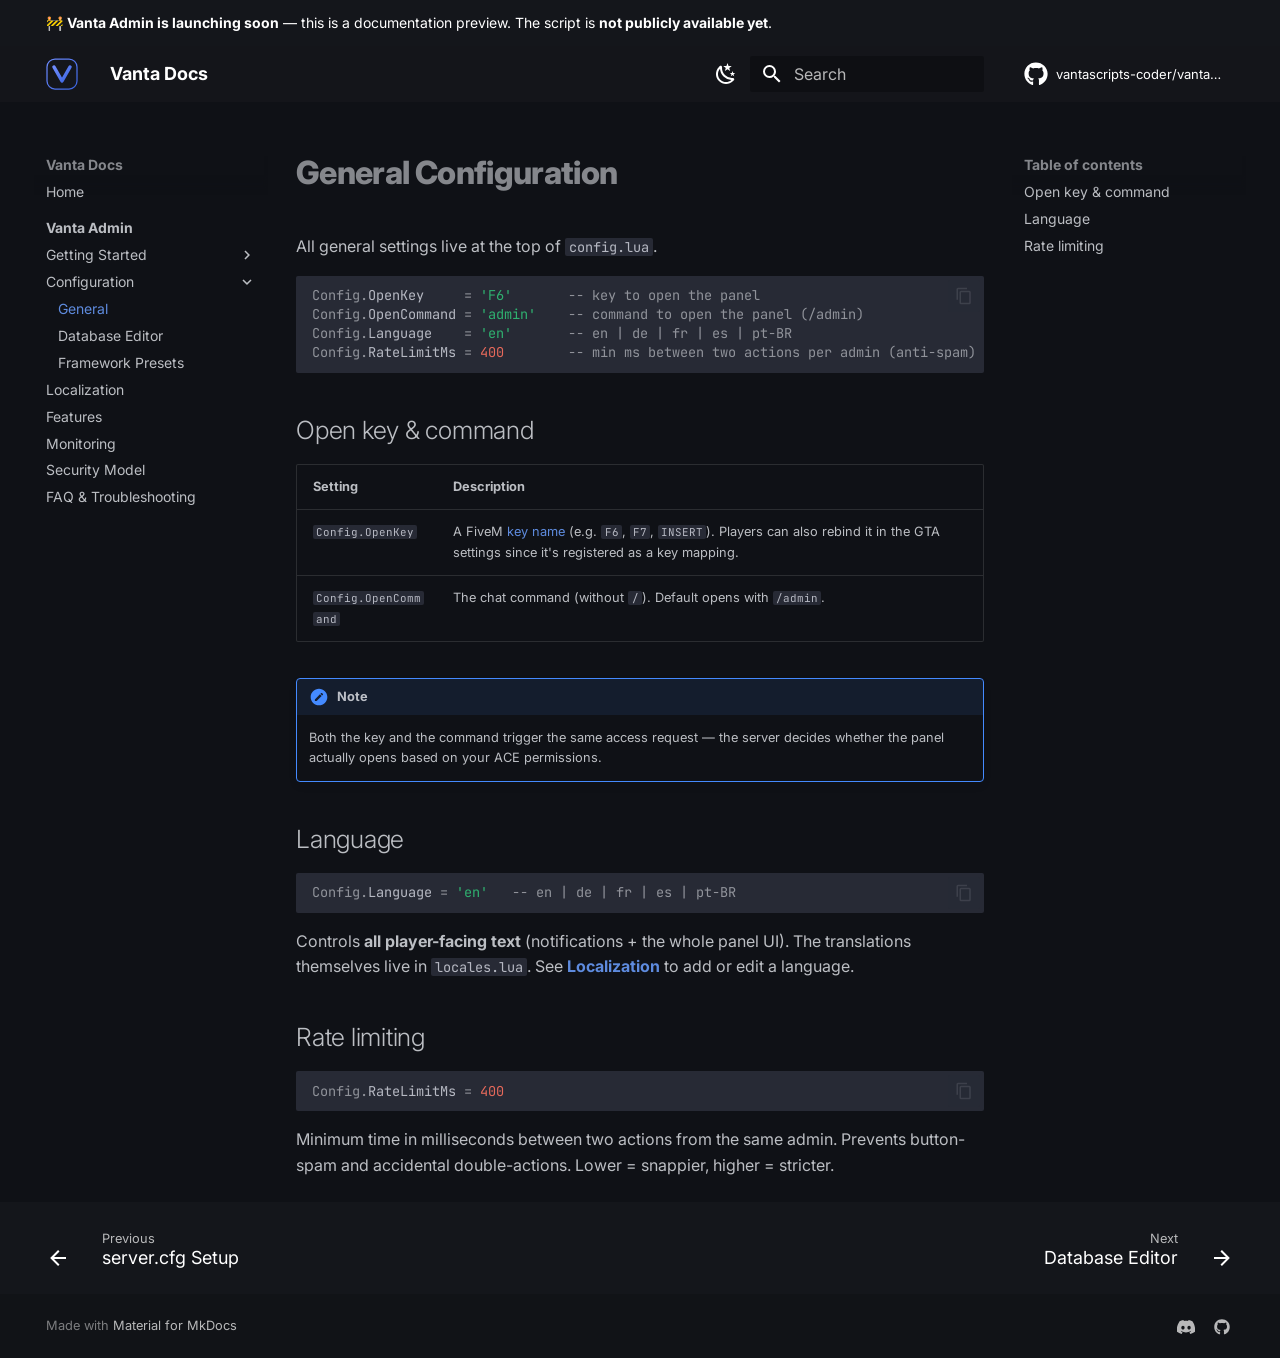
<file: scripts/vanta-admin/configuration/general/index.html>
<!doctype html>
<html lang="en" class="no-js">
  <head>
    
      <meta charset="utf-8">
      <meta name="viewport" content="width=device-width,initial-scale=1">
      
        <meta name="description" content="Documentation for Vanta FiveM scripts">
      
      
        <meta name="author" content="Vanta">
      
      
        <link rel="canonical" href="https://vantascripts-coder.github.io/vanta-docs/scripts/vanta-admin/configuration/general/">
      
      
        <link rel="prev" href="../../getting-started/server-cfg/">
      
      
        <link rel="next" href="../database/">
      
      
        
      
      
      <link rel="icon" href="../../../../assets/logo.svg">
      <meta name="generator" content="mkdocs-1.6.1, mkdocs-material-9.7.6">
    
    
      
        <title>General - Vanta Docs</title>
      
    
    
      <link rel="stylesheet" href="../../../../assets/stylesheets/main.484c7ddc.min.css">
      
        
        <link rel="stylesheet" href="../../../../assets/stylesheets/palette.ab4e12ef.min.css">
      
      


    
    
      
    
    
      
        
        
        <link rel="preconnect" href="https://fonts.gstatic.com" crossorigin>
        <link rel="stylesheet" href="https://fonts.googleapis.com/css?family=Inter:300,300i,400,400i,700,700i%7CJetBrains+Mono:400,400i,700,700i&display=fallback">
        <style>:root{--md-text-font:"Inter";--md-code-font:"JetBrains Mono"}</style>
      
    
    
      <link rel="stylesheet" href="../../../../stylesheets/extra.css">
    
    <script>__md_scope=new URL("../../../..",location),__md_hash=e=>[...e].reduce(((e,_)=>(e<<5)-e+_.charCodeAt(0)),0),__md_get=(e,_=localStorage,t=__md_scope)=>JSON.parse(_.getItem(t.pathname+"."+e)),__md_set=(e,_,t=localStorage,a=__md_scope)=>{try{t.setItem(a.pathname+"."+e,JSON.stringify(_))}catch(e){}}</script>
    
      

    
    
  <meta name="robots" content="noindex, nofollow">

  </head>
  
  
    
    
      
    
    
    
    
    <body dir="ltr" data-md-color-scheme="slate" data-md-color-primary="black" data-md-color-accent="indigo">
  
    
    <input class="md-toggle" data-md-toggle="drawer" type="checkbox" id="__drawer" autocomplete="off">
    <input class="md-toggle" data-md-toggle="search" type="checkbox" id="__search" autocomplete="off">
    <label class="md-overlay" for="__drawer"></label>
    <div data-md-component="skip">
      
        
        <a href="#general-configuration" class="md-skip">
          Skip to content
        </a>
      
    </div>
    <div data-md-component="announce">
      
        <aside class="md-banner">
          <div class="md-banner__inner md-grid md-typeset">
            
            
  🚧 <strong>Vanta Admin is launching soon</strong> &mdash; this is a documentation
  preview. The script is <strong>not publicly available yet</strong>.

          </div>
          
        </aside>
      
    </div>
    
    
      

  

<header class="md-header md-header--shadow" data-md-component="header">
  <nav class="md-header__inner md-grid" aria-label="Header">
    <a href="../../../.." title="Vanta Docs" class="md-header__button md-logo" aria-label="Vanta Docs" data-md-component="logo">
      
  <img src="../../../../assets/logo.svg" alt="logo">

    </a>
    <label class="md-header__button md-icon" for="__drawer">
      
      <svg xmlns="http://www.w3.org/2000/svg" viewBox="0 0 24 24"><path d="M3 6h18v2H3zm0 5h18v2H3zm0 5h18v2H3z"/></svg>
    </label>
    <div class="md-header__title" data-md-component="header-title">
      <div class="md-header__ellipsis">
        <div class="md-header__topic">
          <span class="md-ellipsis">
            Vanta Docs
          </span>
        </div>
        <div class="md-header__topic" data-md-component="header-topic">
          <span class="md-ellipsis">
            
              General
            
          </span>
        </div>
      </div>
    </div>
    
      
        <form class="md-header__option" data-md-component="palette">
  
    
    
    
    <input class="md-option" data-md-color-media="" data-md-color-scheme="slate" data-md-color-primary="black" data-md-color-accent="indigo"  aria-label="Switch to light mode"  type="radio" name="__palette" id="__palette_0">
    
      <label class="md-header__button md-icon" title="Switch to light mode" for="__palette_1" hidden>
        <svg xmlns="http://www.w3.org/2000/svg" viewBox="0 0 24 24"><path d="m17.75 4.09-2.53 1.94.91 3.06-2.63-1.81-2.63 1.81.91-3.06-2.53-1.94L12.44 4l1.06-3 1.06 3zm3.5 6.91-1.64 1.25.59 1.98-1.7-1.17-1.7 1.17.59-1.98L15.75 11l2.06-.05L18.5 9l.69 1.95zm-2.28 4.95c.83-.08 1.72 1.1 1.19 1.85-.32.45-.66.87-1.08 1.27C15.17 23 8.84 23 4.94 19.07c-3.91-3.9-3.91-10.24 0-14.14.4-.4.82-.76 1.27-1.08.75-.53 1.93.36 1.85 1.19-.27 2.86.69 5.83 2.89 8.02a9.96 9.96 0 0 0 8.02 2.89m-1.64 2.02a12.08 12.08 0 0 1-7.8-3.47c-2.17-2.19-3.33-5-3.49-7.82-2.81 3.14-2.7 7.96.31 10.98 3.02 3.01 7.84 3.12 10.98.31"/></svg>
      </label>
    
  
    
    
    
    <input class="md-option" data-md-color-media="" data-md-color-scheme="default" data-md-color-primary="black" data-md-color-accent="indigo"  aria-label="Switch to dark mode"  type="radio" name="__palette" id="__palette_1">
    
      <label class="md-header__button md-icon" title="Switch to dark mode" for="__palette_0" hidden>
        <svg xmlns="http://www.w3.org/2000/svg" viewBox="0 0 24 24"><path d="M12 7a5 5 0 0 1 5 5 5 5 0 0 1-5 5 5 5 0 0 1-5-5 5 5 0 0 1 5-5m0 2a3 3 0 0 0-3 3 3 3 0 0 0 3 3 3 3 0 0 0 3-3 3 3 0 0 0-3-3m0-7 2.39 3.42C13.65 5.15 12.84 5 12 5s-1.65.15-2.39.42zM3.34 7l4.16-.35A7.2 7.2 0 0 0 5.94 8.5c-.44.74-.69 1.5-.83 2.29zm.02 10 1.76-3.77a7.131 7.131 0 0 0 2.38 4.14zM20.65 7l-1.77 3.79a7.02 7.02 0 0 0-2.38-4.15zm-.01 10-4.14.36c.59-.51 1.12-1.14 1.54-1.86.42-.73.69-1.5.83-2.29zM12 22l-2.41-3.44c.74.27 1.55.44 2.41.44.82 0 1.63-.17 2.37-.44z"/></svg>
      </label>
    
  
</form>
      
    
    
      <script>var palette=__md_get("__palette");if(palette&&palette.color){if("(prefers-color-scheme)"===palette.color.media){var media=matchMedia("(prefers-color-scheme: light)"),input=document.querySelector(media.matches?"[data-md-color-media='(prefers-color-scheme: light)']":"[data-md-color-media='(prefers-color-scheme: dark)']");palette.color.media=input.getAttribute("data-md-color-media"),palette.color.scheme=input.getAttribute("data-md-color-scheme"),palette.color.primary=input.getAttribute("data-md-color-primary"),palette.color.accent=input.getAttribute("data-md-color-accent")}for(var[key,value]of Object.entries(palette.color))document.body.setAttribute("data-md-color-"+key,value)}</script>
    
    
    
      
      
        <label class="md-header__button md-icon" for="__search">
          
          <svg xmlns="http://www.w3.org/2000/svg" viewBox="0 0 24 24"><path d="M9.5 3A6.5 6.5 0 0 1 16 9.5c0 1.61-.59 3.09-1.56 4.23l.27.27h.79l5 5-1.5 1.5-5-5v-.79l-.27-.27A6.52 6.52 0 0 1 9.5 16 6.5 6.5 0 0 1 3 9.5 6.5 6.5 0 0 1 9.5 3m0 2C7 5 5 7 5 9.5S7 14 9.5 14 14 12 14 9.5 12 5 9.5 5"/></svg>
        </label>
        <div class="md-search" data-md-component="search" role="dialog">
  <label class="md-search__overlay" for="__search"></label>
  <div class="md-search__inner" role="search">
    <form class="md-search__form" name="search">
      <input type="text" class="md-search__input" name="query" aria-label="Search" placeholder="Search" autocapitalize="off" autocorrect="off" autocomplete="off" spellcheck="false" data-md-component="search-query" required>
      <label class="md-search__icon md-icon" for="__search">
        
        <svg xmlns="http://www.w3.org/2000/svg" viewBox="0 0 24 24"><path d="M9.5 3A6.5 6.5 0 0 1 16 9.5c0 1.61-.59 3.09-1.56 4.23l.27.27h.79l5 5-1.5 1.5-5-5v-.79l-.27-.27A6.52 6.52 0 0 1 9.5 16 6.5 6.5 0 0 1 3 9.5 6.5 6.5 0 0 1 9.5 3m0 2C7 5 5 7 5 9.5S7 14 9.5 14 14 12 14 9.5 12 5 9.5 5"/></svg>
        
        <svg xmlns="http://www.w3.org/2000/svg" viewBox="0 0 24 24"><path d="M20 11v2H8l5.5 5.5-1.42 1.42L4.16 12l7.92-7.92L13.5 5.5 8 11z"/></svg>
      </label>
      <nav class="md-search__options" aria-label="Search">
        
        <button type="reset" class="md-search__icon md-icon" title="Clear" aria-label="Clear" tabindex="-1">
          
          <svg xmlns="http://www.w3.org/2000/svg" viewBox="0 0 24 24"><path d="M19 6.41 17.59 5 12 10.59 6.41 5 5 6.41 10.59 12 5 17.59 6.41 19 12 13.41 17.59 19 19 17.59 13.41 12z"/></svg>
        </button>
      </nav>
      
        <div class="md-search__suggest" data-md-component="search-suggest"></div>
      
    </form>
    <div class="md-search__output">
      <div class="md-search__scrollwrap" tabindex="0" data-md-scrollfix>
        <div class="md-search-result" data-md-component="search-result">
          <div class="md-search-result__meta">
            Initializing search
          </div>
          <ol class="md-search-result__list" role="presentation"></ol>
        </div>
      </div>
    </div>
  </div>
</div>
      
    
    
      <div class="md-header__source">
        <a href="https://github.com/vantascripts-coder/vanta-docs" title="Go to repository" class="md-source" data-md-component="source">
  <div class="md-source__icon md-icon">
    
    <svg xmlns="http://www.w3.org/2000/svg" viewBox="0 0 512 512"><!--! Font Awesome Free 7.1.0 by @fontawesome - https://fontawesome.com License - https://fontawesome.com/license/free (Icons: CC BY 4.0, Fonts: SIL OFL 1.1, Code: MIT License) Copyright 2025 Fonticons, Inc.--><path d="M173.9 397.4c0 2-2.3 3.6-5.2 3.6-3.3.3-5.6-1.3-5.6-3.6 0-2 2.3-3.6 5.2-3.6 3-.3 5.6 1.3 5.6 3.6m-31.1-4.5c-.7 2 1.3 4.3 4.3 4.9 2.6 1 5.6 0 6.2-2s-1.3-4.3-4.3-5.2c-2.6-.7-5.5.3-6.2 2.3m44.2-1.7c-2.9.7-4.9 2.6-4.6 4.9.3 2 2.9 3.3 5.9 2.6 2.9-.7 4.9-2.6 4.6-4.6-.3-1.9-3-3.2-5.9-2.9M252.8 8C114.1 8 8 113.3 8 252c0 110.9 69.8 205.8 169.5 239.2 12.8 2.3 17.3-5.6 17.3-12.1 0-6.2-.3-40.4-.3-61.4 0 0-70 15-84.7-29.8 0 0-11.4-29.1-27.8-36.6 0 0-22.9-15.7 1.6-15.4 0 0 24.9 2 38.6 25.8 21.9 38.6 58.6 27.5 72.9 20.9 2.3-16 8.8-27.1 16-33.7-55.9-6.2-112.3-14.3-112.3-110.5 0-27.5 7.6-41.3 23.6-58.9-2.6-6.5-11.1-33.3 2.6-67.9 20.9-6.5 69 27 69 27 20-5.6 41.5-8.5 62.8-8.5s42.8 2.9 62.8 8.5c0 0 48.1-33.6 69-27 13.7 34.7 5.2 61.4 2.6 67.9 16 17.7 25.8 31.5 25.8 58.9 0 96.5-58.9 104.2-114.8 110.5 9.2 7.9 17 22.9 17 46.4 0 33.7-.3 75.4-.3 83.6 0 6.5 4.6 14.4 17.3 12.1C436.2 457.8 504 362.9 504 252 504 113.3 391.5 8 252.8 8M105.2 352.9c-1.3 1-1 3.3.7 5.2 1.6 1.6 3.9 2.3 5.2 1 1.3-1 1-3.3-.7-5.2-1.6-1.6-3.9-2.3-5.2-1m-10.8-8.1c-.7 1.3.3 2.9 2.3 3.9 1.6 1 3.6.7 4.3-.7.7-1.3-.3-2.9-2.3-3.9-2-.6-3.6-.3-4.3.7m32.4 35.6c-1.6 1.3-1 4.3 1.3 6.2 2.3 2.3 5.2 2.6 6.5 1 1.3-1.3.7-4.3-1.3-6.2-2.2-2.3-5.2-2.6-6.5-1m-11.4-14.7c-1.6 1-1.6 3.6 0 5.9s4.3 3.3 5.6 2.3c1.6-1.3 1.6-3.9 0-6.2-1.4-2.3-4-3.3-5.6-2"/></svg>
  </div>
  <div class="md-source__repository">
    vantascripts-coder/vanta-docs
  </div>
</a>
      </div>
    
  </nav>
  
</header>
    
    <div class="md-container" data-md-component="container">
      
      
        
          
        
      
      <main class="md-main" data-md-component="main">
        <div class="md-main__inner md-grid">
          
            
              
              <div class="md-sidebar md-sidebar--primary" data-md-component="sidebar" data-md-type="navigation" >
                <div class="md-sidebar__scrollwrap">
                  <div class="md-sidebar__inner">
                    



<nav class="md-nav md-nav--primary" aria-label="Navigation" data-md-level="0">
  <label class="md-nav__title" for="__drawer">
    <a href="../../../.." title="Vanta Docs" class="md-nav__button md-logo" aria-label="Vanta Docs" data-md-component="logo">
      
  <img src="../../../../assets/logo.svg" alt="logo">

    </a>
    Vanta Docs
  </label>
  
    <div class="md-nav__source">
      <a href="https://github.com/vantascripts-coder/vanta-docs" title="Go to repository" class="md-source" data-md-component="source">
  <div class="md-source__icon md-icon">
    
    <svg xmlns="http://www.w3.org/2000/svg" viewBox="0 0 512 512"><!--! Font Awesome Free 7.1.0 by @fontawesome - https://fontawesome.com License - https://fontawesome.com/license/free (Icons: CC BY 4.0, Fonts: SIL OFL 1.1, Code: MIT License) Copyright 2025 Fonticons, Inc.--><path d="M173.9 397.4c0 2-2.3 3.6-5.2 3.6-3.3.3-5.6-1.3-5.6-3.6 0-2 2.3-3.6 5.2-3.6 3-.3 5.6 1.3 5.6 3.6m-31.1-4.5c-.7 2 1.3 4.3 4.3 4.9 2.6 1 5.6 0 6.2-2s-1.3-4.3-4.3-5.2c-2.6-.7-5.5.3-6.2 2.3m44.2-1.7c-2.9.7-4.9 2.6-4.6 4.9.3 2 2.9 3.3 5.9 2.6 2.9-.7 4.9-2.6 4.6-4.6-.3-1.9-3-3.2-5.9-2.9M252.8 8C114.1 8 8 113.3 8 252c0 110.9 69.8 205.8 169.5 239.2 12.8 2.3 17.3-5.6 17.3-12.1 0-6.2-.3-40.4-.3-61.4 0 0-70 15-84.7-29.8 0 0-11.4-29.1-27.8-36.6 0 0-22.9-15.7 1.6-15.4 0 0 24.9 2 38.6 25.8 21.9 38.6 58.6 27.5 72.9 20.9 2.3-16 8.8-27.1 16-33.7-55.9-6.2-112.3-14.3-112.3-110.5 0-27.5 7.6-41.3 23.6-58.9-2.6-6.5-11.1-33.3 2.6-67.9 20.9-6.5 69 27 69 27 20-5.6 41.5-8.5 62.8-8.5s42.8 2.9 62.8 8.5c0 0 48.1-33.6 69-27 13.7 34.7 5.2 61.4 2.6 67.9 16 17.7 25.8 31.5 25.8 58.9 0 96.5-58.9 104.2-114.8 110.5 9.2 7.9 17 22.9 17 46.4 0 33.7-.3 75.4-.3 83.6 0 6.5 4.6 14.4 17.3 12.1C436.2 457.8 504 362.9 504 252 504 113.3 391.5 8 252.8 8M105.2 352.9c-1.3 1-1 3.3.7 5.2 1.6 1.6 3.9 2.3 5.2 1 1.3-1 1-3.3-.7-5.2-1.6-1.6-3.9-2.3-5.2-1m-10.8-8.1c-.7 1.3.3 2.9 2.3 3.9 1.6 1 3.6.7 4.3-.7.7-1.3-.3-2.9-2.3-3.9-2-.6-3.6-.3-4.3.7m32.4 35.6c-1.6 1.3-1 4.3 1.3 6.2 2.3 2.3 5.2 2.6 6.5 1 1.3-1.3.7-4.3-1.3-6.2-2.2-2.3-5.2-2.6-6.5-1m-11.4-14.7c-1.6 1-1.6 3.6 0 5.9s4.3 3.3 5.6 2.3c1.6-1.3 1.6-3.9 0-6.2-1.4-2.3-4-3.3-5.6-2"/></svg>
  </div>
  <div class="md-source__repository">
    vantascripts-coder/vanta-docs
  </div>
</a>
    </div>
  
  <ul class="md-nav__list" data-md-scrollfix>
    
      
      
  
  
  
  
    <li class="md-nav__item">
      <a href="../../../.." class="md-nav__link">
        
  
  
  <span class="md-ellipsis">
    
  
    Home
  

    
  </span>
  
  

      </a>
    </li>
  

    
      
      
  
  
    
  
  
  
    
    
      
        
          
        
      
        
      
        
      
        
      
        
      
        
      
        
      
        
      
    
    
    
      
        
        
      
    
    
    <li class="md-nav__item md-nav__item--active md-nav__item--section md-nav__item--nested">
      
        
        
        <input class="md-nav__toggle md-toggle " type="checkbox" id="__nav_2" checked>
        
          
          <div class="md-nav__link md-nav__container">
            <a href="../../" class="md-nav__link ">
              
  
  
  <span class="md-ellipsis">
    
  
    Vanta Admin
  

    
  </span>
  
  

            </a>
            
              
              <label class="md-nav__link " for="__nav_2" id="__nav_2_label" tabindex="">
                <span class="md-nav__icon md-icon"></span>
              </label>
            
          </div>
        
        <nav class="md-nav" data-md-level="1" aria-labelledby="__nav_2_label" aria-expanded="true">
          <label class="md-nav__title" for="__nav_2">
            <span class="md-nav__icon md-icon"></span>
            
  
    Vanta Admin
  

          </label>
          <ul class="md-nav__list" data-md-scrollfix>
            
              
            
              
                
  
  
  
  
    
    
      
        
      
        
      
        
      
    
    
    
      
    
    
    <li class="md-nav__item md-nav__item--nested">
      
        
        
        <input class="md-nav__toggle md-toggle " type="checkbox" id="__nav_2_2" >
        
          
          <label class="md-nav__link" for="__nav_2_2" id="__nav_2_2_label" tabindex="0">
            
  
  
  <span class="md-ellipsis">
    
  
    Getting Started
  

    
  </span>
  
  

            <span class="md-nav__icon md-icon"></span>
          </label>
        
        <nav class="md-nav" data-md-level="2" aria-labelledby="__nav_2_2_label" aria-expanded="false">
          <label class="md-nav__title" for="__nav_2_2">
            <span class="md-nav__icon md-icon"></span>
            
  
    Getting Started
  

          </label>
          <ul class="md-nav__list" data-md-scrollfix>
            
              
                
  
  
  
  
    <li class="md-nav__item">
      <a href="../../getting-started/installation/" class="md-nav__link">
        
  
  
  <span class="md-ellipsis">
    
  
    Installation
  

    
  </span>
  
  

      </a>
    </li>
  

              
            
              
                
  
  
  
  
    <li class="md-nav__item">
      <a href="../../getting-started/permissions/" class="md-nav__link">
        
  
  
  <span class="md-ellipsis">
    
  
    Permissions (ACE)
  

    
  </span>
  
  

      </a>
    </li>
  

              
            
              
                
  
  
  
  
    <li class="md-nav__item">
      <a href="../../getting-started/server-cfg/" class="md-nav__link">
        
  
  
  <span class="md-ellipsis">
    
  
    server.cfg Setup
  

    
  </span>
  
  

      </a>
    </li>
  

              
            
          </ul>
        </nav>
      
    </li>
  

              
            
              
                
  
  
    
  
  
  
    
    
      
        
      
        
      
        
      
    
    
    
      
    
    
    <li class="md-nav__item md-nav__item--active md-nav__item--nested">
      
        
        
        <input class="md-nav__toggle md-toggle " type="checkbox" id="__nav_2_3" checked>
        
          
          <label class="md-nav__link" for="__nav_2_3" id="__nav_2_3_label" tabindex="0">
            
  
  
  <span class="md-ellipsis">
    
  
    Configuration
  

    
  </span>
  
  

            <span class="md-nav__icon md-icon"></span>
          </label>
        
        <nav class="md-nav" data-md-level="2" aria-labelledby="__nav_2_3_label" aria-expanded="true">
          <label class="md-nav__title" for="__nav_2_3">
            <span class="md-nav__icon md-icon"></span>
            
  
    Configuration
  

          </label>
          <ul class="md-nav__list" data-md-scrollfix>
            
              
                
  
  
    
  
  
  
    <li class="md-nav__item md-nav__item--active">
      
      <input class="md-nav__toggle md-toggle" type="checkbox" id="__toc">
      
      
        
      
      
        <label class="md-nav__link md-nav__link--active" for="__toc">
          
  
  
  <span class="md-ellipsis">
    
  
    General
  

    
  </span>
  
  

          <span class="md-nav__icon md-icon"></span>
        </label>
      
      <a href="./" class="md-nav__link md-nav__link--active">
        
  
  
  <span class="md-ellipsis">
    
  
    General
  

    
  </span>
  
  

      </a>
      
        

<nav class="md-nav md-nav--secondary" aria-label="Table of contents">
  
  
  
    
  
  
    <label class="md-nav__title" for="__toc">
      <span class="md-nav__icon md-icon"></span>
      Table of contents
    </label>
    <ul class="md-nav__list" data-md-component="toc" data-md-scrollfix>
      
        <li class="md-nav__item">
  <a href="#open-key-command" class="md-nav__link">
    <span class="md-ellipsis">
      
        Open key &amp; command
      
    </span>
  </a>
  
</li>
      
        <li class="md-nav__item">
  <a href="#language" class="md-nav__link">
    <span class="md-ellipsis">
      
        Language
      
    </span>
  </a>
  
</li>
      
        <li class="md-nav__item">
  <a href="#rate-limiting" class="md-nav__link">
    <span class="md-ellipsis">
      
        Rate limiting
      
    </span>
  </a>
  
</li>
      
    </ul>
  
</nav>
      
    </li>
  

              
            
              
                
  
  
  
  
    <li class="md-nav__item">
      <a href="../database/" class="md-nav__link">
        
  
  
  <span class="md-ellipsis">
    
  
    Database Editor
  

    
  </span>
  
  

      </a>
    </li>
  

              
            
              
                
  
  
  
  
    <li class="md-nav__item">
      <a href="../presets/" class="md-nav__link">
        
  
  
  <span class="md-ellipsis">
    
  
    Framework Presets
  

    
  </span>
  
  

      </a>
    </li>
  

              
            
          </ul>
        </nav>
      
    </li>
  

              
            
              
                
  
  
  
  
    <li class="md-nav__item">
      <a href="../../localization/" class="md-nav__link">
        
  
  
  <span class="md-ellipsis">
    
  
    Localization
  

    
  </span>
  
  

      </a>
    </li>
  

              
            
              
                
  
  
  
  
    <li class="md-nav__item">
      <a href="../../features/" class="md-nav__link">
        
  
  
  <span class="md-ellipsis">
    
  
    Features
  

    
  </span>
  
  

      </a>
    </li>
  

              
            
              
                
  
  
  
  
    <li class="md-nav__item">
      <a href="../../monitoring/" class="md-nav__link">
        
  
  
  <span class="md-ellipsis">
    
  
    Monitoring
  

    
  </span>
  
  

      </a>
    </li>
  

              
            
              
                
  
  
  
  
    <li class="md-nav__item">
      <a href="../../security/" class="md-nav__link">
        
  
  
  <span class="md-ellipsis">
    
  
    Security Model
  

    
  </span>
  
  

      </a>
    </li>
  

              
            
              
                
  
  
  
  
    <li class="md-nav__item">
      <a href="../../faq/" class="md-nav__link">
        
  
  
  <span class="md-ellipsis">
    
  
    FAQ & Troubleshooting
  

    
  </span>
  
  

      </a>
    </li>
  

              
            
          </ul>
        </nav>
      
    </li>
  

    
  </ul>
</nav>
                  </div>
                </div>
              </div>
            
            
              
              <div class="md-sidebar md-sidebar--secondary" data-md-component="sidebar" data-md-type="toc" >
                <div class="md-sidebar__scrollwrap">
                  <div class="md-sidebar__inner">
                    

<nav class="md-nav md-nav--secondary" aria-label="Table of contents">
  
  
  
    
  
  
    <label class="md-nav__title" for="__toc">
      <span class="md-nav__icon md-icon"></span>
      Table of contents
    </label>
    <ul class="md-nav__list" data-md-component="toc" data-md-scrollfix>
      
        <li class="md-nav__item">
  <a href="#open-key-command" class="md-nav__link">
    <span class="md-ellipsis">
      
        Open key &amp; command
      
    </span>
  </a>
  
</li>
      
        <li class="md-nav__item">
  <a href="#language" class="md-nav__link">
    <span class="md-ellipsis">
      
        Language
      
    </span>
  </a>
  
</li>
      
        <li class="md-nav__item">
  <a href="#rate-limiting" class="md-nav__link">
    <span class="md-ellipsis">
      
        Rate limiting
      
    </span>
  </a>
  
</li>
      
    </ul>
  
</nav>
                  </div>
                </div>
              </div>
            
          
          
            <div class="md-content" data-md-component="content">
              
              <article class="md-content__inner md-typeset">
                
                  


  
  


<h1 id="general-configuration">General Configuration<a class="headerlink" href="#general-configuration" title="Permanent link">&para;</a></h1>
<p>All general settings live at the top of <code>config.lua</code>.</p>
<div class="highlight"><pre><span></span><code><span id="__span-0-1"><a id="__codelineno-0-1" name="__codelineno-0-1" href="#__codelineno-0-1"></a><span class="nv">Config</span><span class="p">.</span><span class="py">OpenKey</span><span class="w">     </span><span class="o">=</span><span class="w"> </span><span class="s1">&#39;F6&#39;</span><span class="w">       </span><span class="c1">-- key to open the panel</span>
</span><span id="__span-0-2"><a id="__codelineno-0-2" name="__codelineno-0-2" href="#__codelineno-0-2"></a><span class="nv">Config</span><span class="p">.</span><span class="py">OpenCommand</span><span class="w"> </span><span class="o">=</span><span class="w"> </span><span class="s1">&#39;admin&#39;</span><span class="w">    </span><span class="c1">-- command to open the panel (/admin)</span>
</span><span id="__span-0-3"><a id="__codelineno-0-3" name="__codelineno-0-3" href="#__codelineno-0-3"></a><span class="nv">Config</span><span class="p">.</span><span class="py">Language</span><span class="w">    </span><span class="o">=</span><span class="w"> </span><span class="s1">&#39;en&#39;</span><span class="w">       </span><span class="c1">-- en | de | fr | es | pt-BR</span>
</span><span id="__span-0-4"><a id="__codelineno-0-4" name="__codelineno-0-4" href="#__codelineno-0-4"></a><span class="nv">Config</span><span class="p">.</span><span class="py">RateLimitMs</span><span class="w"> </span><span class="o">=</span><span class="w"> </span><span class="mi">400</span><span class="w">        </span><span class="c1">-- min ms between two actions per admin (anti-spam)</span>
</span></code></pre></div>
<h2 id="open-key-command">Open key &amp; command<a class="headerlink" href="#open-key-command" title="Permanent link">&para;</a></h2>
<table>
<thead>
<tr>
<th>Setting</th>
<th>Description</th>
</tr>
</thead>
<tbody>
<tr>
<td><code>Config.OpenKey</code></td>
<td>A FiveM <a href="https://docs.fivem.net/docs/game-references/controls/">key name</a> (e.g. <code>F6</code>, <code>F7</code>, <code>INSERT</code>). Players can also rebind it in the GTA settings since it's registered as a key mapping.</td>
</tr>
<tr>
<td><code>Config.OpenCommand</code></td>
<td>The chat command (without <code>/</code>). Default opens with <code>/admin</code>.</td>
</tr>
</tbody>
</table>
<div class="admonition note">
<p class="admonition-title">Note</p>
<p>Both the key and the command trigger the same access request — the server
decides whether the panel actually opens based on your ACE permissions.</p>
</div>
<h2 id="language">Language<a class="headerlink" href="#language" title="Permanent link">&para;</a></h2>
<div class="highlight"><pre><span></span><code><span id="__span-1-1"><a id="__codelineno-1-1" name="__codelineno-1-1" href="#__codelineno-1-1"></a><span class="nv">Config</span><span class="p">.</span><span class="py">Language</span><span class="w"> </span><span class="o">=</span><span class="w"> </span><span class="s1">&#39;en&#39;</span><span class="w">   </span><span class="c1">-- en | de | fr | es | pt-BR</span>
</span></code></pre></div>
<p>Controls <strong>all player-facing text</strong> (notifications + the whole panel UI). The
translations themselves live in <code>locales.lua</code>. See <strong><a href="../../localization/">Localization</a></strong>
to add or edit a language.</p>
<h2 id="rate-limiting">Rate limiting<a class="headerlink" href="#rate-limiting" title="Permanent link">&para;</a></h2>
<div class="highlight"><pre><span></span><code><span id="__span-2-1"><a id="__codelineno-2-1" name="__codelineno-2-1" href="#__codelineno-2-1"></a><span class="nv">Config</span><span class="p">.</span><span class="py">RateLimitMs</span><span class="w"> </span><span class="o">=</span><span class="w"> </span><span class="mi">400</span>
</span></code></pre></div>
<p>Minimum time in milliseconds between two actions from the same admin. Prevents
button-spam and accidental double-actions. Lower = snappier, higher = stricter.</p>












                
              </article>
            </div>
          
          
<script>var target=document.getElementById(location.hash.slice(1));target&&target.name&&(target.checked=target.name.startsWith("__tabbed_"))</script>
        </div>
        
          <button type="button" class="md-top md-icon" data-md-component="top" hidden>
  
  <svg xmlns="http://www.w3.org/2000/svg" viewBox="0 0 24 24"><path d="M13 20h-2V8l-5.5 5.5-1.42-1.42L12 4.16l7.92 7.92-1.42 1.42L13 8z"/></svg>
  Back to top
</button>
        
      </main>
      
        <footer class="md-footer">
  
    
      
      <nav class="md-footer__inner md-grid" aria-label="Footer" >
        
          
          <a href="../../getting-started/server-cfg/" class="md-footer__link md-footer__link--prev" aria-label="Previous: server.cfg Setup">
            <div class="md-footer__button md-icon">
              
              <svg xmlns="http://www.w3.org/2000/svg" viewBox="0 0 24 24"><path d="M20 11v2H8l5.5 5.5-1.42 1.42L4.16 12l7.92-7.92L13.5 5.5 8 11z"/></svg>
            </div>
            <div class="md-footer__title">
              <span class="md-footer__direction">
                Previous
              </span>
              <div class="md-ellipsis">
                server.cfg Setup
              </div>
            </div>
          </a>
        
        
          
          <a href="../database/" class="md-footer__link md-footer__link--next" aria-label="Next: Database Editor">
            <div class="md-footer__title">
              <span class="md-footer__direction">
                Next
              </span>
              <div class="md-ellipsis">
                Database Editor
              </div>
            </div>
            <div class="md-footer__button md-icon">
              
              <svg xmlns="http://www.w3.org/2000/svg" viewBox="0 0 24 24"><path d="M4 11v2h12l-5.5 5.5 1.42 1.42L19.84 12l-7.92-7.92L10.5 5.5 16 11z"/></svg>
            </div>
          </a>
        
      </nav>
    
  
  <div class="md-footer-meta md-typeset">
    <div class="md-footer-meta__inner md-grid">
      <div class="md-copyright">
  
  
    Made with
    <a href="https://squidfunk.github.io/mkdocs-material/" target="_blank" rel="noopener">
      Material for MkDocs
    </a>
  
</div>
      
        
<div class="md-social">
  
    
    
    
    
    <a href="https://discord.gg/your-invite" target="_blank" rel="noopener" title="Vanta Discord" class="md-social__link">
      <svg xmlns="http://www.w3.org/2000/svg" viewBox="0 0 576 512"><!--! Font Awesome Free 7.1.0 by @fontawesome - https://fontawesome.com License - https://fontawesome.com/license/free (Icons: CC BY 4.0, Fonts: SIL OFL 1.1, Code: MIT License) Copyright 2025 Fonticons, Inc.--><path d="M492.5 69.8c-.2-.3-.4-.6-.8-.7-38.1-17.5-78.4-30-119.7-37.1-.4-.1-.8 0-1.1.1s-.6.4-.8.8c-5.5 9.9-10.5 20.2-14.9 30.6-44.6-6.8-89.9-6.8-134.4 0-4.5-10.5-9.5-20.7-15.1-30.6-.2-.3-.5-.6-.8-.8s-.7-.2-1.1-.2C162.5 39 122.2 51.5 84.1 69c-.3.1-.6.4-.8.7C7.1 183.5-13.8 294.6-3.6 404.2c0 .3.1.5.2.8s.3.4.5.6c44.4 32.9 94 58 146.8 74.2.4.1.8.1 1.1 0s.7-.4.9-.7c11.3-15.4 21.4-31.8 30-48.8.1-.2.2-.5.2-.8s0-.5-.1-.8-.2-.5-.4-.6-.4-.3-.7-.4c-15.8-6.1-31.2-13.4-45.9-21.9-.3-.2-.5-.4-.7-.6s-.3-.6-.3-.9 0-.6.2-.9.3-.5.6-.7c3.1-2.3 6.2-4.7 9.1-7.1.3-.2.6-.4.9-.4s.7 0 1 .1c96.2 43.9 200.4 43.9 295.5 0 .3-.1.7-.2 1-.2s.7.2.9.4c2.9 2.4 6 4.9 9.1 7.2.2.2.4.4.6.7s.2.6.2.9-.1.6-.3.9-.4.5-.6.6c-14.7 8.6-30 15.9-45.9 21.8-.2.1-.5.2-.7.4s-.3.4-.4.7-.1.5-.1.8.1.5.2.8c8.8 17 18.8 33.3 30 48.8.2.3.6.6.9.7s.8.1 1.1 0c52.9-16.2 102.6-41.3 147.1-74.2.2-.2.4-.4.5-.6s.2-.5.2-.8c12.3-126.8-20.5-236.9-86.9-334.5zm-302 267.7c-29 0-52.8-26.6-52.8-59.2s23.4-59.2 52.8-59.2c29.7 0 53.3 26.8 52.8 59.2 0 32.7-23.4 59.2-52.8 59.2m195.4 0c-29 0-52.8-26.6-52.8-59.2s23.4-59.2 52.8-59.2c29.7 0 53.3 26.8 52.8 59.2 0 32.7-23.2 59.2-52.8 59.2"/></svg>
    </a>
  
    
    
    
    
      
      
    
    <a href="https://github.com/vantascripts-coder" target="_blank" rel="noopener" title="github.com" class="md-social__link">
      <svg xmlns="http://www.w3.org/2000/svg" viewBox="0 0 512 512"><!--! Font Awesome Free 7.1.0 by @fontawesome - https://fontawesome.com License - https://fontawesome.com/license/free (Icons: CC BY 4.0, Fonts: SIL OFL 1.1, Code: MIT License) Copyright 2025 Fonticons, Inc.--><path d="M173.9 397.4c0 2-2.3 3.6-5.2 3.6-3.3.3-5.6-1.3-5.6-3.6 0-2 2.3-3.6 5.2-3.6 3-.3 5.6 1.3 5.6 3.6m-31.1-4.5c-.7 2 1.3 4.3 4.3 4.9 2.6 1 5.6 0 6.2-2s-1.3-4.3-4.3-5.2c-2.6-.7-5.5.3-6.2 2.3m44.2-1.7c-2.9.7-4.9 2.6-4.6 4.9.3 2 2.9 3.3 5.9 2.6 2.9-.7 4.9-2.6 4.6-4.6-.3-1.9-3-3.2-5.9-2.9M252.8 8C114.1 8 8 113.3 8 252c0 110.9 69.8 205.8 169.5 239.2 12.8 2.3 17.3-5.6 17.3-12.1 0-6.2-.3-40.4-.3-61.4 0 0-70 15-84.7-29.8 0 0-11.4-29.1-27.8-36.6 0 0-22.9-15.7 1.6-15.4 0 0 24.9 2 38.6 25.8 21.9 38.6 58.6 27.5 72.9 20.9 2.3-16 8.8-27.1 16-33.7-55.9-6.2-112.3-14.3-112.3-110.5 0-27.5 7.6-41.3 23.6-58.9-2.6-6.5-11.1-33.3 2.6-67.9 20.9-6.5 69 27 69 27 20-5.6 41.5-8.5 62.8-8.5s42.8 2.9 62.8 8.5c0 0 48.1-33.6 69-27 13.7 34.7 5.2 61.4 2.6 67.9 16 17.7 25.8 31.5 25.8 58.9 0 96.5-58.9 104.2-114.8 110.5 9.2 7.9 17 22.9 17 46.4 0 33.7-.3 75.4-.3 83.6 0 6.5 4.6 14.4 17.3 12.1C436.2 457.8 504 362.9 504 252 504 113.3 391.5 8 252.8 8M105.2 352.9c-1.3 1-1 3.3.7 5.2 1.6 1.6 3.9 2.3 5.2 1 1.3-1 1-3.3-.7-5.2-1.6-1.6-3.9-2.3-5.2-1m-10.8-8.1c-.7 1.3.3 2.9 2.3 3.9 1.6 1 3.6.7 4.3-.7.7-1.3-.3-2.9-2.3-3.9-2-.6-3.6-.3-4.3.7m32.4 35.6c-1.6 1.3-1 4.3 1.3 6.2 2.3 2.3 5.2 2.6 6.5 1 1.3-1.3.7-4.3-1.3-6.2-2.2-2.3-5.2-2.6-6.5-1m-11.4-14.7c-1.6 1-1.6 3.6 0 5.9s4.3 3.3 5.6 2.3c1.6-1.3 1.6-3.9 0-6.2-1.4-2.3-4-3.3-5.6-2"/></svg>
    </a>
  
</div>
      
    </div>
  </div>
</footer>
      
    </div>
    <div class="md-dialog" data-md-component="dialog">
      <div class="md-dialog__inner md-typeset"></div>
    </div>
    
    
    
      
      
      <script id="__config" type="application/json">{"annotate": null, "base": "../../../..", "features": ["navigation.sections", "navigation.top", "navigation.tracking", "navigation.footer", "navigation.indexes", "search.suggest", "search.highlight", "content.code.copy", "content.code.annotate", "toc.follow"], "search": "../../../../assets/javascripts/workers/search.2c215733.min.js", "tags": null, "translations": {"clipboard.copied": "Copied to clipboard", "clipboard.copy": "Copy to clipboard", "search.result.more.one": "1 more on this page", "search.result.more.other": "# more on this page", "search.result.none": "No matching documents", "search.result.one": "1 matching document", "search.result.other": "# matching documents", "search.result.placeholder": "Type to start searching", "search.result.term.missing": "Missing", "select.version": "Select version"}, "version": null}</script>
    
    
      <script src="../../../../assets/javascripts/bundle.79ae519e.min.js"></script>
      
    
  </body>
</html>
</file>
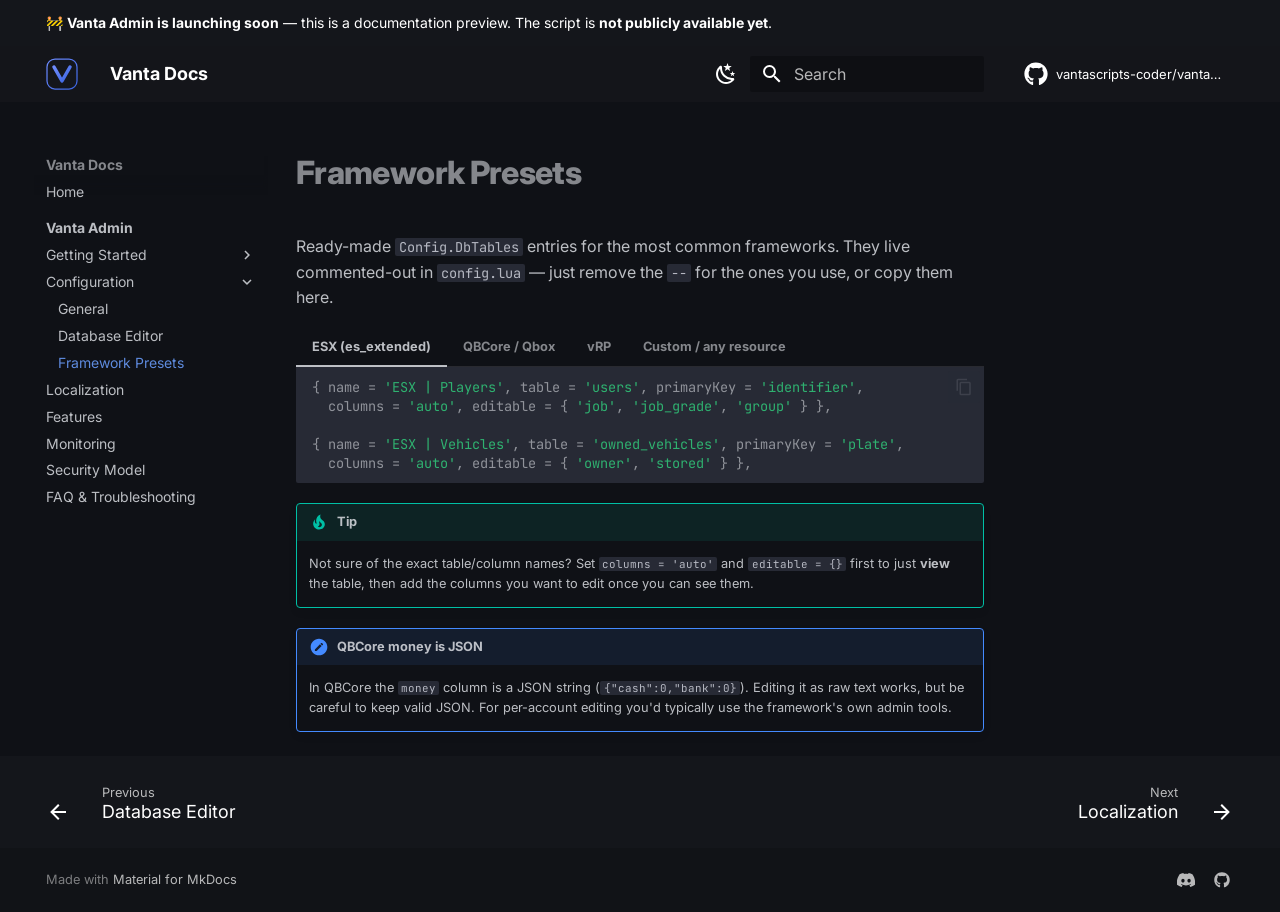
<file: scripts/vanta-admin/configuration/presets/index.html>
<!doctype html>
<html lang="en" class="no-js">
  <head>
    
      <meta charset="utf-8">
      <meta name="viewport" content="width=device-width,initial-scale=1">
      
        <meta name="description" content="Documentation for Vanta FiveM scripts">
      
      
        <meta name="author" content="Vanta">
      
      
        <link rel="canonical" href="https://vantascripts-coder.github.io/vanta-docs/scripts/vanta-admin/configuration/presets/">
      
      
        <link rel="prev" href="../database/">
      
      
        <link rel="next" href="../../localization/">
      
      
        
      
      
      <link rel="icon" href="../../../../assets/logo.svg">
      <meta name="generator" content="mkdocs-1.6.1, mkdocs-material-9.7.6">
    
    
      
        <title>Framework Presets - Vanta Docs</title>
      
    
    
      <link rel="stylesheet" href="../../../../assets/stylesheets/main.484c7ddc.min.css">
      
        
        <link rel="stylesheet" href="../../../../assets/stylesheets/palette.ab4e12ef.min.css">
      
      


    
    
      
    
    
      
        
        
        <link rel="preconnect" href="https://fonts.gstatic.com" crossorigin>
        <link rel="stylesheet" href="https://fonts.googleapis.com/css?family=Inter:300,300i,400,400i,700,700i%7CJetBrains+Mono:400,400i,700,700i&display=fallback">
        <style>:root{--md-text-font:"Inter";--md-code-font:"JetBrains Mono"}</style>
      
    
    
      <link rel="stylesheet" href="../../../../stylesheets/extra.css">
    
    <script>__md_scope=new URL("../../../..",location),__md_hash=e=>[...e].reduce(((e,_)=>(e<<5)-e+_.charCodeAt(0)),0),__md_get=(e,_=localStorage,t=__md_scope)=>JSON.parse(_.getItem(t.pathname+"."+e)),__md_set=(e,_,t=localStorage,a=__md_scope)=>{try{t.setItem(a.pathname+"."+e,JSON.stringify(_))}catch(e){}}</script>
    
      

    
    
  <meta name="robots" content="noindex, nofollow">

  </head>
  
  
    
    
      
    
    
    
    
    <body dir="ltr" data-md-color-scheme="slate" data-md-color-primary="black" data-md-color-accent="indigo">
  
    
    <input class="md-toggle" data-md-toggle="drawer" type="checkbox" id="__drawer" autocomplete="off">
    <input class="md-toggle" data-md-toggle="search" type="checkbox" id="__search" autocomplete="off">
    <label class="md-overlay" for="__drawer"></label>
    <div data-md-component="skip">
      
        
        <a href="#framework-presets" class="md-skip">
          Skip to content
        </a>
      
    </div>
    <div data-md-component="announce">
      
        <aside class="md-banner">
          <div class="md-banner__inner md-grid md-typeset">
            
            
  🚧 <strong>Vanta Admin is launching soon</strong> &mdash; this is a documentation
  preview. The script is <strong>not publicly available yet</strong>.

          </div>
          
        </aside>
      
    </div>
    
    
      

  

<header class="md-header md-header--shadow" data-md-component="header">
  <nav class="md-header__inner md-grid" aria-label="Header">
    <a href="../../../.." title="Vanta Docs" class="md-header__button md-logo" aria-label="Vanta Docs" data-md-component="logo">
      
  <img src="../../../../assets/logo.svg" alt="logo">

    </a>
    <label class="md-header__button md-icon" for="__drawer">
      
      <svg xmlns="http://www.w3.org/2000/svg" viewBox="0 0 24 24"><path d="M3 6h18v2H3zm0 5h18v2H3zm0 5h18v2H3z"/></svg>
    </label>
    <div class="md-header__title" data-md-component="header-title">
      <div class="md-header__ellipsis">
        <div class="md-header__topic">
          <span class="md-ellipsis">
            Vanta Docs
          </span>
        </div>
        <div class="md-header__topic" data-md-component="header-topic">
          <span class="md-ellipsis">
            
              Framework Presets
            
          </span>
        </div>
      </div>
    </div>
    
      
        <form class="md-header__option" data-md-component="palette">
  
    
    
    
    <input class="md-option" data-md-color-media="" data-md-color-scheme="slate" data-md-color-primary="black" data-md-color-accent="indigo"  aria-label="Switch to light mode"  type="radio" name="__palette" id="__palette_0">
    
      <label class="md-header__button md-icon" title="Switch to light mode" for="__palette_1" hidden>
        <svg xmlns="http://www.w3.org/2000/svg" viewBox="0 0 24 24"><path d="m17.75 4.09-2.53 1.94.91 3.06-2.63-1.81-2.63 1.81.91-3.06-2.53-1.94L12.44 4l1.06-3 1.06 3zm3.5 6.91-1.64 1.25.59 1.98-1.7-1.17-1.7 1.17.59-1.98L15.75 11l2.06-.05L18.5 9l.69 1.95zm-2.28 4.95c.83-.08 1.72 1.1 1.19 1.85-.32.45-.66.87-1.08 1.27C15.17 23 8.84 23 4.94 19.07c-3.91-3.9-3.91-10.24 0-14.14.4-.4.82-.76 1.27-1.08.75-.53 1.93.36 1.85 1.19-.27 2.86.69 5.83 2.89 8.02a9.96 9.96 0 0 0 8.02 2.89m-1.64 2.02a12.08 12.08 0 0 1-7.8-3.47c-2.17-2.19-3.33-5-3.49-7.82-2.81 3.14-2.7 7.96.31 10.98 3.02 3.01 7.84 3.12 10.98.31"/></svg>
      </label>
    
  
    
    
    
    <input class="md-option" data-md-color-media="" data-md-color-scheme="default" data-md-color-primary="black" data-md-color-accent="indigo"  aria-label="Switch to dark mode"  type="radio" name="__palette" id="__palette_1">
    
      <label class="md-header__button md-icon" title="Switch to dark mode" for="__palette_0" hidden>
        <svg xmlns="http://www.w3.org/2000/svg" viewBox="0 0 24 24"><path d="M12 7a5 5 0 0 1 5 5 5 5 0 0 1-5 5 5 5 0 0 1-5-5 5 5 0 0 1 5-5m0 2a3 3 0 0 0-3 3 3 3 0 0 0 3 3 3 3 0 0 0 3-3 3 3 0 0 0-3-3m0-7 2.39 3.42C13.65 5.15 12.84 5 12 5s-1.65.15-2.39.42zM3.34 7l4.16-.35A7.2 7.2 0 0 0 5.94 8.5c-.44.74-.69 1.5-.83 2.29zm.02 10 1.76-3.77a7.131 7.131 0 0 0 2.38 4.14zM20.65 7l-1.77 3.79a7.02 7.02 0 0 0-2.38-4.15zm-.01 10-4.14.36c.59-.51 1.12-1.14 1.54-1.86.42-.73.69-1.5.83-2.29zM12 22l-2.41-3.44c.74.27 1.55.44 2.41.44.82 0 1.63-.17 2.37-.44z"/></svg>
      </label>
    
  
</form>
      
    
    
      <script>var palette=__md_get("__palette");if(palette&&palette.color){if("(prefers-color-scheme)"===palette.color.media){var media=matchMedia("(prefers-color-scheme: light)"),input=document.querySelector(media.matches?"[data-md-color-media='(prefers-color-scheme: light)']":"[data-md-color-media='(prefers-color-scheme: dark)']");palette.color.media=input.getAttribute("data-md-color-media"),palette.color.scheme=input.getAttribute("data-md-color-scheme"),palette.color.primary=input.getAttribute("data-md-color-primary"),palette.color.accent=input.getAttribute("data-md-color-accent")}for(var[key,value]of Object.entries(palette.color))document.body.setAttribute("data-md-color-"+key,value)}</script>
    
    
    
      
      
        <label class="md-header__button md-icon" for="__search">
          
          <svg xmlns="http://www.w3.org/2000/svg" viewBox="0 0 24 24"><path d="M9.5 3A6.5 6.5 0 0 1 16 9.5c0 1.61-.59 3.09-1.56 4.23l.27.27h.79l5 5-1.5 1.5-5-5v-.79l-.27-.27A6.52 6.52 0 0 1 9.5 16 6.5 6.5 0 0 1 3 9.5 6.5 6.5 0 0 1 9.5 3m0 2C7 5 5 7 5 9.5S7 14 9.5 14 14 12 14 9.5 12 5 9.5 5"/></svg>
        </label>
        <div class="md-search" data-md-component="search" role="dialog">
  <label class="md-search__overlay" for="__search"></label>
  <div class="md-search__inner" role="search">
    <form class="md-search__form" name="search">
      <input type="text" class="md-search__input" name="query" aria-label="Search" placeholder="Search" autocapitalize="off" autocorrect="off" autocomplete="off" spellcheck="false" data-md-component="search-query" required>
      <label class="md-search__icon md-icon" for="__search">
        
        <svg xmlns="http://www.w3.org/2000/svg" viewBox="0 0 24 24"><path d="M9.5 3A6.5 6.5 0 0 1 16 9.5c0 1.61-.59 3.09-1.56 4.23l.27.27h.79l5 5-1.5 1.5-5-5v-.79l-.27-.27A6.52 6.52 0 0 1 9.5 16 6.5 6.5 0 0 1 3 9.5 6.5 6.5 0 0 1 9.5 3m0 2C7 5 5 7 5 9.5S7 14 9.5 14 14 12 14 9.5 12 5 9.5 5"/></svg>
        
        <svg xmlns="http://www.w3.org/2000/svg" viewBox="0 0 24 24"><path d="M20 11v2H8l5.5 5.5-1.42 1.42L4.16 12l7.92-7.92L13.5 5.5 8 11z"/></svg>
      </label>
      <nav class="md-search__options" aria-label="Search">
        
        <button type="reset" class="md-search__icon md-icon" title="Clear" aria-label="Clear" tabindex="-1">
          
          <svg xmlns="http://www.w3.org/2000/svg" viewBox="0 0 24 24"><path d="M19 6.41 17.59 5 12 10.59 6.41 5 5 6.41 10.59 12 5 17.59 6.41 19 12 13.41 17.59 19 19 17.59 13.41 12z"/></svg>
        </button>
      </nav>
      
        <div class="md-search__suggest" data-md-component="search-suggest"></div>
      
    </form>
    <div class="md-search__output">
      <div class="md-search__scrollwrap" tabindex="0" data-md-scrollfix>
        <div class="md-search-result" data-md-component="search-result">
          <div class="md-search-result__meta">
            Initializing search
          </div>
          <ol class="md-search-result__list" role="presentation"></ol>
        </div>
      </div>
    </div>
  </div>
</div>
      
    
    
      <div class="md-header__source">
        <a href="https://github.com/vantascripts-coder/vanta-docs" title="Go to repository" class="md-source" data-md-component="source">
  <div class="md-source__icon md-icon">
    
    <svg xmlns="http://www.w3.org/2000/svg" viewBox="0 0 512 512"><!--! Font Awesome Free 7.1.0 by @fontawesome - https://fontawesome.com License - https://fontawesome.com/license/free (Icons: CC BY 4.0, Fonts: SIL OFL 1.1, Code: MIT License) Copyright 2025 Fonticons, Inc.--><path d="M173.9 397.4c0 2-2.3 3.6-5.2 3.6-3.3.3-5.6-1.3-5.6-3.6 0-2 2.3-3.6 5.2-3.6 3-.3 5.6 1.3 5.6 3.6m-31.1-4.5c-.7 2 1.3 4.3 4.3 4.9 2.6 1 5.6 0 6.2-2s-1.3-4.3-4.3-5.2c-2.6-.7-5.5.3-6.2 2.3m44.2-1.7c-2.9.7-4.9 2.6-4.6 4.9.3 2 2.9 3.3 5.9 2.6 2.9-.7 4.9-2.6 4.6-4.6-.3-1.9-3-3.2-5.9-2.9M252.8 8C114.1 8 8 113.3 8 252c0 110.9 69.8 205.8 169.5 239.2 12.8 2.3 17.3-5.6 17.3-12.1 0-6.2-.3-40.4-.3-61.4 0 0-70 15-84.7-29.8 0 0-11.4-29.1-27.8-36.6 0 0-22.9-15.7 1.6-15.4 0 0 24.9 2 38.6 25.8 21.9 38.6 58.6 27.5 72.9 20.9 2.3-16 8.8-27.1 16-33.7-55.9-6.2-112.3-14.3-112.3-110.5 0-27.5 7.6-41.3 23.6-58.9-2.6-6.5-11.1-33.3 2.6-67.9 20.9-6.5 69 27 69 27 20-5.6 41.5-8.5 62.8-8.5s42.8 2.9 62.8 8.5c0 0 48.1-33.6 69-27 13.7 34.7 5.2 61.4 2.6 67.9 16 17.7 25.8 31.5 25.8 58.9 0 96.5-58.9 104.2-114.8 110.5 9.2 7.9 17 22.9 17 46.4 0 33.7-.3 75.4-.3 83.6 0 6.5 4.6 14.4 17.3 12.1C436.2 457.8 504 362.9 504 252 504 113.3 391.5 8 252.8 8M105.2 352.9c-1.3 1-1 3.3.7 5.2 1.6 1.6 3.9 2.3 5.2 1 1.3-1 1-3.3-.7-5.2-1.6-1.6-3.9-2.3-5.2-1m-10.8-8.1c-.7 1.3.3 2.9 2.3 3.9 1.6 1 3.6.7 4.3-.7.7-1.3-.3-2.9-2.3-3.9-2-.6-3.6-.3-4.3.7m32.4 35.6c-1.6 1.3-1 4.3 1.3 6.2 2.3 2.3 5.2 2.6 6.5 1 1.3-1.3.7-4.3-1.3-6.2-2.2-2.3-5.2-2.6-6.5-1m-11.4-14.7c-1.6 1-1.6 3.6 0 5.9s4.3 3.3 5.6 2.3c1.6-1.3 1.6-3.9 0-6.2-1.4-2.3-4-3.3-5.6-2"/></svg>
  </div>
  <div class="md-source__repository">
    vantascripts-coder/vanta-docs
  </div>
</a>
      </div>
    
  </nav>
  
</header>
    
    <div class="md-container" data-md-component="container">
      
      
        
          
        
      
      <main class="md-main" data-md-component="main">
        <div class="md-main__inner md-grid">
          
            
              
              <div class="md-sidebar md-sidebar--primary" data-md-component="sidebar" data-md-type="navigation" >
                <div class="md-sidebar__scrollwrap">
                  <div class="md-sidebar__inner">
                    



<nav class="md-nav md-nav--primary" aria-label="Navigation" data-md-level="0">
  <label class="md-nav__title" for="__drawer">
    <a href="../../../.." title="Vanta Docs" class="md-nav__button md-logo" aria-label="Vanta Docs" data-md-component="logo">
      
  <img src="../../../../assets/logo.svg" alt="logo">

    </a>
    Vanta Docs
  </label>
  
    <div class="md-nav__source">
      <a href="https://github.com/vantascripts-coder/vanta-docs" title="Go to repository" class="md-source" data-md-component="source">
  <div class="md-source__icon md-icon">
    
    <svg xmlns="http://www.w3.org/2000/svg" viewBox="0 0 512 512"><!--! Font Awesome Free 7.1.0 by @fontawesome - https://fontawesome.com License - https://fontawesome.com/license/free (Icons: CC BY 4.0, Fonts: SIL OFL 1.1, Code: MIT License) Copyright 2025 Fonticons, Inc.--><path d="M173.9 397.4c0 2-2.3 3.6-5.2 3.6-3.3.3-5.6-1.3-5.6-3.6 0-2 2.3-3.6 5.2-3.6 3-.3 5.6 1.3 5.6 3.6m-31.1-4.5c-.7 2 1.3 4.3 4.3 4.9 2.6 1 5.6 0 6.2-2s-1.3-4.3-4.3-5.2c-2.6-.7-5.5.3-6.2 2.3m44.2-1.7c-2.9.7-4.9 2.6-4.6 4.9.3 2 2.9 3.3 5.9 2.6 2.9-.7 4.9-2.6 4.6-4.6-.3-1.9-3-3.2-5.9-2.9M252.8 8C114.1 8 8 113.3 8 252c0 110.9 69.8 205.8 169.5 239.2 12.8 2.3 17.3-5.6 17.3-12.1 0-6.2-.3-40.4-.3-61.4 0 0-70 15-84.7-29.8 0 0-11.4-29.1-27.8-36.6 0 0-22.9-15.7 1.6-15.4 0 0 24.9 2 38.6 25.8 21.9 38.6 58.6 27.5 72.9 20.9 2.3-16 8.8-27.1 16-33.7-55.9-6.2-112.3-14.3-112.3-110.5 0-27.5 7.6-41.3 23.6-58.9-2.6-6.5-11.1-33.3 2.6-67.9 20.9-6.5 69 27 69 27 20-5.6 41.5-8.5 62.8-8.5s42.8 2.9 62.8 8.5c0 0 48.1-33.6 69-27 13.7 34.7 5.2 61.4 2.6 67.9 16 17.7 25.8 31.5 25.8 58.9 0 96.5-58.9 104.2-114.8 110.5 9.2 7.9 17 22.9 17 46.4 0 33.7-.3 75.4-.3 83.6 0 6.5 4.6 14.4 17.3 12.1C436.2 457.8 504 362.9 504 252 504 113.3 391.5 8 252.8 8M105.2 352.9c-1.3 1-1 3.3.7 5.2 1.6 1.6 3.9 2.3 5.2 1 1.3-1 1-3.3-.7-5.2-1.6-1.6-3.9-2.3-5.2-1m-10.8-8.1c-.7 1.3.3 2.9 2.3 3.9 1.6 1 3.6.7 4.3-.7.7-1.3-.3-2.9-2.3-3.9-2-.6-3.6-.3-4.3.7m32.4 35.6c-1.6 1.3-1 4.3 1.3 6.2 2.3 2.3 5.2 2.6 6.5 1 1.3-1.3.7-4.3-1.3-6.2-2.2-2.3-5.2-2.6-6.5-1m-11.4-14.7c-1.6 1-1.6 3.6 0 5.9s4.3 3.3 5.6 2.3c1.6-1.3 1.6-3.9 0-6.2-1.4-2.3-4-3.3-5.6-2"/></svg>
  </div>
  <div class="md-source__repository">
    vantascripts-coder/vanta-docs
  </div>
</a>
    </div>
  
  <ul class="md-nav__list" data-md-scrollfix>
    
      
      
  
  
  
  
    <li class="md-nav__item">
      <a href="../../../.." class="md-nav__link">
        
  
  
  <span class="md-ellipsis">
    
  
    Home
  

    
  </span>
  
  

      </a>
    </li>
  

    
      
      
  
  
    
  
  
  
    
    
      
        
          
        
      
        
      
        
      
        
      
        
      
        
      
        
      
        
      
    
    
    
      
        
        
      
    
    
    <li class="md-nav__item md-nav__item--active md-nav__item--section md-nav__item--nested">
      
        
        
        <input class="md-nav__toggle md-toggle " type="checkbox" id="__nav_2" checked>
        
          
          <div class="md-nav__link md-nav__container">
            <a href="../../" class="md-nav__link ">
              
  
  
  <span class="md-ellipsis">
    
  
    Vanta Admin
  

    
  </span>
  
  

            </a>
            
              
              <label class="md-nav__link " for="__nav_2" id="__nav_2_label" tabindex="">
                <span class="md-nav__icon md-icon"></span>
              </label>
            
          </div>
        
        <nav class="md-nav" data-md-level="1" aria-labelledby="__nav_2_label" aria-expanded="true">
          <label class="md-nav__title" for="__nav_2">
            <span class="md-nav__icon md-icon"></span>
            
  
    Vanta Admin
  

          </label>
          <ul class="md-nav__list" data-md-scrollfix>
            
              
            
              
                
  
  
  
  
    
    
      
        
      
        
      
        
      
    
    
    
      
    
    
    <li class="md-nav__item md-nav__item--nested">
      
        
        
        <input class="md-nav__toggle md-toggle " type="checkbox" id="__nav_2_2" >
        
          
          <label class="md-nav__link" for="__nav_2_2" id="__nav_2_2_label" tabindex="0">
            
  
  
  <span class="md-ellipsis">
    
  
    Getting Started
  

    
  </span>
  
  

            <span class="md-nav__icon md-icon"></span>
          </label>
        
        <nav class="md-nav" data-md-level="2" aria-labelledby="__nav_2_2_label" aria-expanded="false">
          <label class="md-nav__title" for="__nav_2_2">
            <span class="md-nav__icon md-icon"></span>
            
  
    Getting Started
  

          </label>
          <ul class="md-nav__list" data-md-scrollfix>
            
              
                
  
  
  
  
    <li class="md-nav__item">
      <a href="../../getting-started/installation/" class="md-nav__link">
        
  
  
  <span class="md-ellipsis">
    
  
    Installation
  

    
  </span>
  
  

      </a>
    </li>
  

              
            
              
                
  
  
  
  
    <li class="md-nav__item">
      <a href="../../getting-started/permissions/" class="md-nav__link">
        
  
  
  <span class="md-ellipsis">
    
  
    Permissions (ACE)
  

    
  </span>
  
  

      </a>
    </li>
  

              
            
              
                
  
  
  
  
    <li class="md-nav__item">
      <a href="../../getting-started/server-cfg/" class="md-nav__link">
        
  
  
  <span class="md-ellipsis">
    
  
    server.cfg Setup
  

    
  </span>
  
  

      </a>
    </li>
  

              
            
          </ul>
        </nav>
      
    </li>
  

              
            
              
                
  
  
    
  
  
  
    
    
      
        
      
        
      
        
      
    
    
    
      
    
    
    <li class="md-nav__item md-nav__item--active md-nav__item--nested">
      
        
        
        <input class="md-nav__toggle md-toggle " type="checkbox" id="__nav_2_3" checked>
        
          
          <label class="md-nav__link" for="__nav_2_3" id="__nav_2_3_label" tabindex="0">
            
  
  
  <span class="md-ellipsis">
    
  
    Configuration
  

    
  </span>
  
  

            <span class="md-nav__icon md-icon"></span>
          </label>
        
        <nav class="md-nav" data-md-level="2" aria-labelledby="__nav_2_3_label" aria-expanded="true">
          <label class="md-nav__title" for="__nav_2_3">
            <span class="md-nav__icon md-icon"></span>
            
  
    Configuration
  

          </label>
          <ul class="md-nav__list" data-md-scrollfix>
            
              
                
  
  
  
  
    <li class="md-nav__item">
      <a href="../general/" class="md-nav__link">
        
  
  
  <span class="md-ellipsis">
    
  
    General
  

    
  </span>
  
  

      </a>
    </li>
  

              
            
              
                
  
  
  
  
    <li class="md-nav__item">
      <a href="../database/" class="md-nav__link">
        
  
  
  <span class="md-ellipsis">
    
  
    Database Editor
  

    
  </span>
  
  

      </a>
    </li>
  

              
            
              
                
  
  
    
  
  
  
    <li class="md-nav__item md-nav__item--active">
      
      <input class="md-nav__toggle md-toggle" type="checkbox" id="__toc">
      
      
        
      
      
      <a href="./" class="md-nav__link md-nav__link--active">
        
  
  
  <span class="md-ellipsis">
    
  
    Framework Presets
  

    
  </span>
  
  

      </a>
      
    </li>
  

              
            
          </ul>
        </nav>
      
    </li>
  

              
            
              
                
  
  
  
  
    <li class="md-nav__item">
      <a href="../../localization/" class="md-nav__link">
        
  
  
  <span class="md-ellipsis">
    
  
    Localization
  

    
  </span>
  
  

      </a>
    </li>
  

              
            
              
                
  
  
  
  
    <li class="md-nav__item">
      <a href="../../features/" class="md-nav__link">
        
  
  
  <span class="md-ellipsis">
    
  
    Features
  

    
  </span>
  
  

      </a>
    </li>
  

              
            
              
                
  
  
  
  
    <li class="md-nav__item">
      <a href="../../monitoring/" class="md-nav__link">
        
  
  
  <span class="md-ellipsis">
    
  
    Monitoring
  

    
  </span>
  
  

      </a>
    </li>
  

              
            
              
                
  
  
  
  
    <li class="md-nav__item">
      <a href="../../security/" class="md-nav__link">
        
  
  
  <span class="md-ellipsis">
    
  
    Security Model
  

    
  </span>
  
  

      </a>
    </li>
  

              
            
              
                
  
  
  
  
    <li class="md-nav__item">
      <a href="../../faq/" class="md-nav__link">
        
  
  
  <span class="md-ellipsis">
    
  
    FAQ & Troubleshooting
  

    
  </span>
  
  

      </a>
    </li>
  

              
            
          </ul>
        </nav>
      
    </li>
  

    
  </ul>
</nav>
                  </div>
                </div>
              </div>
            
            
              
              <div class="md-sidebar md-sidebar--secondary" data-md-component="sidebar" data-md-type="toc" >
                <div class="md-sidebar__scrollwrap">
                  <div class="md-sidebar__inner">
                    

<nav class="md-nav md-nav--secondary" aria-label="Table of contents">
  
  
  
    
  
  
</nav>
                  </div>
                </div>
              </div>
            
          
          
            <div class="md-content" data-md-component="content">
              
              <article class="md-content__inner md-typeset">
                
                  


  
  


<h1 id="framework-presets">Framework Presets<a class="headerlink" href="#framework-presets" title="Permanent link">&para;</a></h1>
<p>Ready-made <code>Config.DbTables</code> entries for the most common frameworks. They live
commented-out in <code>config.lua</code> — just remove the <code>--</code> for the ones you use, or
copy them here.</p>
<div class="tabbed-set tabbed-alternate" data-tabs="1:4"><input checked="checked" id="__tabbed_1_1" name="__tabbed_1" type="radio" /><input id="__tabbed_1_2" name="__tabbed_1" type="radio" /><input id="__tabbed_1_3" name="__tabbed_1" type="radio" /><input id="__tabbed_1_4" name="__tabbed_1" type="radio" /><div class="tabbed-labels"><label for="__tabbed_1_1">ESX (es_extended)</label><label for="__tabbed_1_2">QBCore / Qbox</label><label for="__tabbed_1_3">vRP</label><label for="__tabbed_1_4">Custom / any resource</label></div>
<div class="tabbed-content">
<div class="tabbed-block">
<div class="highlight"><pre><span></span><code><span id="__span-0-1"><a id="__codelineno-0-1" name="__codelineno-0-1" href="#__codelineno-0-1"></a><span class="p">{</span><span class="w"> </span><span class="nv">name</span><span class="w"> </span><span class="o">=</span><span class="w"> </span><span class="s1">&#39;ESX | Players&#39;</span><span class="p">,</span><span class="w"> </span><span class="nv">table</span><span class="w"> </span><span class="o">=</span><span class="w"> </span><span class="s1">&#39;users&#39;</span><span class="p">,</span><span class="w"> </span><span class="nv">primaryKey</span><span class="w"> </span><span class="o">=</span><span class="w"> </span><span class="s1">&#39;identifier&#39;</span><span class="p">,</span>
</span><span id="__span-0-2"><a id="__codelineno-0-2" name="__codelineno-0-2" href="#__codelineno-0-2"></a><span class="w">  </span><span class="nv">columns</span><span class="w"> </span><span class="o">=</span><span class="w"> </span><span class="s1">&#39;auto&#39;</span><span class="p">,</span><span class="w"> </span><span class="nv">editable</span><span class="w"> </span><span class="o">=</span><span class="w"> </span><span class="p">{</span><span class="w"> </span><span class="s1">&#39;job&#39;</span><span class="p">,</span><span class="w"> </span><span class="s1">&#39;job_grade&#39;</span><span class="p">,</span><span class="w"> </span><span class="s1">&#39;group&#39;</span><span class="w"> </span><span class="p">}</span><span class="w"> </span><span class="p">},</span>
</span><span id="__span-0-3"><a id="__codelineno-0-3" name="__codelineno-0-3" href="#__codelineno-0-3"></a>
</span><span id="__span-0-4"><a id="__codelineno-0-4" name="__codelineno-0-4" href="#__codelineno-0-4"></a><span class="p">{</span><span class="w"> </span><span class="nv">name</span><span class="w"> </span><span class="o">=</span><span class="w"> </span><span class="s1">&#39;ESX | Vehicles&#39;</span><span class="p">,</span><span class="w"> </span><span class="nv">table</span><span class="w"> </span><span class="o">=</span><span class="w"> </span><span class="s1">&#39;owned_vehicles&#39;</span><span class="p">,</span><span class="w"> </span><span class="nv">primaryKey</span><span class="w"> </span><span class="o">=</span><span class="w"> </span><span class="s1">&#39;plate&#39;</span><span class="p">,</span>
</span><span id="__span-0-5"><a id="__codelineno-0-5" name="__codelineno-0-5" href="#__codelineno-0-5"></a><span class="w">  </span><span class="nv">columns</span><span class="w"> </span><span class="o">=</span><span class="w"> </span><span class="s1">&#39;auto&#39;</span><span class="p">,</span><span class="w"> </span><span class="nv">editable</span><span class="w"> </span><span class="o">=</span><span class="w"> </span><span class="p">{</span><span class="w"> </span><span class="s1">&#39;owner&#39;</span><span class="p">,</span><span class="w"> </span><span class="s1">&#39;stored&#39;</span><span class="w"> </span><span class="p">}</span><span class="w"> </span><span class="p">},</span>
</span></code></pre></div>
</div>
<div class="tabbed-block">
<div class="highlight"><pre><span></span><code><span id="__span-1-1"><a id="__codelineno-1-1" name="__codelineno-1-1" href="#__codelineno-1-1"></a><span class="p">{</span><span class="w"> </span><span class="nv">name</span><span class="w"> </span><span class="o">=</span><span class="w"> </span><span class="s1">&#39;QB | Players&#39;</span><span class="p">,</span><span class="w"> </span><span class="nv">table</span><span class="w"> </span><span class="o">=</span><span class="w"> </span><span class="s1">&#39;players&#39;</span><span class="p">,</span><span class="w"> </span><span class="nv">primaryKey</span><span class="w"> </span><span class="o">=</span><span class="w"> </span><span class="s1">&#39;citizenid&#39;</span><span class="p">,</span>
</span><span id="__span-1-2"><a id="__codelineno-1-2" name="__codelineno-1-2" href="#__codelineno-1-2"></a><span class="w">  </span><span class="nv">columns</span><span class="w"> </span><span class="o">=</span><span class="w"> </span><span class="p">{</span><span class="w"> </span><span class="s1">&#39;citizenid&#39;</span><span class="p">,</span><span class="w"> </span><span class="s1">&#39;name&#39;</span><span class="p">,</span><span class="w"> </span><span class="s1">&#39;money&#39;</span><span class="p">,</span><span class="w"> </span><span class="s1">&#39;job&#39;</span><span class="p">,</span><span class="w"> </span><span class="s1">&#39;gang&#39;</span><span class="w"> </span><span class="p">},</span><span class="w"> </span><span class="nv">editable</span><span class="w"> </span><span class="o">=</span><span class="w"> </span><span class="p">{</span><span class="w"> </span><span class="s1">&#39;money&#39;</span><span class="w"> </span><span class="p">}</span><span class="w"> </span><span class="p">},</span>
</span><span id="__span-1-3"><a id="__codelineno-1-3" name="__codelineno-1-3" href="#__codelineno-1-3"></a>
</span><span id="__span-1-4"><a id="__codelineno-1-4" name="__codelineno-1-4" href="#__codelineno-1-4"></a><span class="p">{</span><span class="w"> </span><span class="nv">name</span><span class="w"> </span><span class="o">=</span><span class="w"> </span><span class="s1">&#39;QB | Vehicles&#39;</span><span class="p">,</span><span class="w"> </span><span class="nv">table</span><span class="w"> </span><span class="o">=</span><span class="w"> </span><span class="s1">&#39;player_vehicles&#39;</span><span class="p">,</span><span class="w"> </span><span class="nv">primaryKey</span><span class="w"> </span><span class="o">=</span><span class="w"> </span><span class="s1">&#39;plate&#39;</span><span class="p">,</span>
</span><span id="__span-1-5"><a id="__codelineno-1-5" name="__codelineno-1-5" href="#__codelineno-1-5"></a><span class="w">  </span><span class="nv">columns</span><span class="w"> </span><span class="o">=</span><span class="w"> </span><span class="s1">&#39;auto&#39;</span><span class="p">,</span><span class="w"> </span><span class="nv">editable</span><span class="w"> </span><span class="o">=</span><span class="w"> </span><span class="p">{</span><span class="w"> </span><span class="s1">&#39;citizenid&#39;</span><span class="p">,</span><span class="w"> </span><span class="s1">&#39;garage&#39;</span><span class="p">,</span><span class="w"> </span><span class="s1">&#39;state&#39;</span><span class="w"> </span><span class="p">}</span><span class="w"> </span><span class="p">},</span>
</span></code></pre></div>
</div>
<div class="tabbed-block">
<div class="highlight"><pre><span></span><code><span id="__span-2-1"><a id="__codelineno-2-1" name="__codelineno-2-1" href="#__codelineno-2-1"></a><span class="p">{</span><span class="w"> </span><span class="nv">name</span><span class="w"> </span><span class="o">=</span><span class="w"> </span><span class="s1">&#39;vRP | User IDs&#39;</span><span class="p">,</span><span class="w"> </span><span class="nv">table</span><span class="w"> </span><span class="o">=</span><span class="w"> </span><span class="s1">&#39;vrp_user_ids&#39;</span><span class="p">,</span><span class="w"> </span><span class="nv">primaryKey</span><span class="w"> </span><span class="o">=</span><span class="w"> </span><span class="s1">&#39;identifier&#39;</span><span class="p">,</span>
</span><span id="__span-2-2"><a id="__codelineno-2-2" name="__codelineno-2-2" href="#__codelineno-2-2"></a><span class="w">  </span><span class="nv">columns</span><span class="w"> </span><span class="o">=</span><span class="w"> </span><span class="s1">&#39;auto&#39;</span><span class="p">,</span><span class="w"> </span><span class="nv">editable</span><span class="w"> </span><span class="o">=</span><span class="w"> </span><span class="p">{}</span><span class="w"> </span><span class="p">},</span>
</span></code></pre></div>
</div>
<div class="tabbed-block">
<div class="highlight"><pre><span></span><code><span id="__span-3-1"><a id="__codelineno-3-1" name="__codelineno-3-1" href="#__codelineno-3-1"></a><span class="p">{</span><span class="w"> </span><span class="nv">name</span><span class="w"> </span><span class="o">=</span><span class="w"> </span><span class="s1">&#39;My Shop&#39;</span><span class="p">,</span><span class="w"> </span><span class="nv">table</span><span class="w"> </span><span class="o">=</span><span class="w"> </span><span class="s1">&#39;my_shop_items&#39;</span><span class="p">,</span><span class="w"> </span><span class="nv">primaryKey</span><span class="w"> </span><span class="o">=</span><span class="w"> </span><span class="s1">&#39;id&#39;</span><span class="p">,</span>
</span><span id="__span-3-2"><a id="__codelineno-3-2" name="__codelineno-3-2" href="#__codelineno-3-2"></a><span class="w">  </span><span class="nv">columns</span><span class="w"> </span><span class="o">=</span><span class="w"> </span><span class="s1">&#39;auto&#39;</span><span class="p">,</span><span class="w"> </span><span class="nv">editable</span><span class="w"> </span><span class="o">=</span><span class="w"> </span><span class="p">{}</span><span class="w"> </span><span class="p">},</span>
</span></code></pre></div>
</div>
</div>
</div>
<div class="admonition tip">
<p class="admonition-title">Tip</p>
<p>Not sure of the exact table/column names? Set <code>columns = 'auto'</code> and
<code>editable = {}</code> first to just <strong>view</strong> the table, then add the columns you
want to edit once you can see them.</p>
</div>
<div class="admonition note">
<p class="admonition-title">QBCore money is JSON</p>
<p>In QBCore the <code>money</code> column is a JSON string (<code>{"cash":0,"bank":0}</code>). Editing
it as raw text works, but be careful to keep valid JSON. For per-account
editing you'd typically use the framework's own admin tools.</p>
</div>












                
              </article>
            </div>
          
          
<script>var target=document.getElementById(location.hash.slice(1));target&&target.name&&(target.checked=target.name.startsWith("__tabbed_"))</script>
        </div>
        
          <button type="button" class="md-top md-icon" data-md-component="top" hidden>
  
  <svg xmlns="http://www.w3.org/2000/svg" viewBox="0 0 24 24"><path d="M13 20h-2V8l-5.5 5.5-1.42-1.42L12 4.16l7.92 7.92-1.42 1.42L13 8z"/></svg>
  Back to top
</button>
        
      </main>
      
        <footer class="md-footer">
  
    
      
      <nav class="md-footer__inner md-grid" aria-label="Footer" >
        
          
          <a href="../database/" class="md-footer__link md-footer__link--prev" aria-label="Previous: Database Editor">
            <div class="md-footer__button md-icon">
              
              <svg xmlns="http://www.w3.org/2000/svg" viewBox="0 0 24 24"><path d="M20 11v2H8l5.5 5.5-1.42 1.42L4.16 12l7.92-7.92L13.5 5.5 8 11z"/></svg>
            </div>
            <div class="md-footer__title">
              <span class="md-footer__direction">
                Previous
              </span>
              <div class="md-ellipsis">
                Database Editor
              </div>
            </div>
          </a>
        
        
          
          <a href="../../localization/" class="md-footer__link md-footer__link--next" aria-label="Next: Localization">
            <div class="md-footer__title">
              <span class="md-footer__direction">
                Next
              </span>
              <div class="md-ellipsis">
                Localization
              </div>
            </div>
            <div class="md-footer__button md-icon">
              
              <svg xmlns="http://www.w3.org/2000/svg" viewBox="0 0 24 24"><path d="M4 11v2h12l-5.5 5.5 1.42 1.42L19.84 12l-7.92-7.92L10.5 5.5 16 11z"/></svg>
            </div>
          </a>
        
      </nav>
    
  
  <div class="md-footer-meta md-typeset">
    <div class="md-footer-meta__inner md-grid">
      <div class="md-copyright">
  
  
    Made with
    <a href="https://squidfunk.github.io/mkdocs-material/" target="_blank" rel="noopener">
      Material for MkDocs
    </a>
  
</div>
      
        
<div class="md-social">
  
    
    
    
    
    <a href="https://discord.gg/your-invite" target="_blank" rel="noopener" title="Vanta Discord" class="md-social__link">
      <svg xmlns="http://www.w3.org/2000/svg" viewBox="0 0 576 512"><!--! Font Awesome Free 7.1.0 by @fontawesome - https://fontawesome.com License - https://fontawesome.com/license/free (Icons: CC BY 4.0, Fonts: SIL OFL 1.1, Code: MIT License) Copyright 2025 Fonticons, Inc.--><path d="M492.5 69.8c-.2-.3-.4-.6-.8-.7-38.1-17.5-78.4-30-119.7-37.1-.4-.1-.8 0-1.1.1s-.6.4-.8.8c-5.5 9.9-10.5 20.2-14.9 30.6-44.6-6.8-89.9-6.8-134.4 0-4.5-10.5-9.5-20.7-15.1-30.6-.2-.3-.5-.6-.8-.8s-.7-.2-1.1-.2C162.5 39 122.2 51.5 84.1 69c-.3.1-.6.4-.8.7C7.1 183.5-13.8 294.6-3.6 404.2c0 .3.1.5.2.8s.3.4.5.6c44.4 32.9 94 58 146.8 74.2.4.1.8.1 1.1 0s.7-.4.9-.7c11.3-15.4 21.4-31.8 30-48.8.1-.2.2-.5.2-.8s0-.5-.1-.8-.2-.5-.4-.6-.4-.3-.7-.4c-15.8-6.1-31.2-13.4-45.9-21.9-.3-.2-.5-.4-.7-.6s-.3-.6-.3-.9 0-.6.2-.9.3-.5.6-.7c3.1-2.3 6.2-4.7 9.1-7.1.3-.2.6-.4.9-.4s.7 0 1 .1c96.2 43.9 200.4 43.9 295.5 0 .3-.1.7-.2 1-.2s.7.2.9.4c2.9 2.4 6 4.9 9.1 7.2.2.2.4.4.6.7s.2.6.2.9-.1.6-.3.9-.4.5-.6.6c-14.7 8.6-30 15.9-45.9 21.8-.2.1-.5.2-.7.4s-.3.4-.4.7-.1.5-.1.8.1.5.2.8c8.8 17 18.8 33.3 30 48.8.2.3.6.6.9.7s.8.1 1.1 0c52.9-16.2 102.6-41.3 147.1-74.2.2-.2.4-.4.5-.6s.2-.5.2-.8c12.3-126.8-20.5-236.9-86.9-334.5zm-302 267.7c-29 0-52.8-26.6-52.8-59.2s23.4-59.2 52.8-59.2c29.7 0 53.3 26.8 52.8 59.2 0 32.7-23.4 59.2-52.8 59.2m195.4 0c-29 0-52.8-26.6-52.8-59.2s23.4-59.2 52.8-59.2c29.7 0 53.3 26.8 52.8 59.2 0 32.7-23.2 59.2-52.8 59.2"/></svg>
    </a>
  
    
    
    
    
      
      
    
    <a href="https://github.com/vantascripts-coder" target="_blank" rel="noopener" title="github.com" class="md-social__link">
      <svg xmlns="http://www.w3.org/2000/svg" viewBox="0 0 512 512"><!--! Font Awesome Free 7.1.0 by @fontawesome - https://fontawesome.com License - https://fontawesome.com/license/free (Icons: CC BY 4.0, Fonts: SIL OFL 1.1, Code: MIT License) Copyright 2025 Fonticons, Inc.--><path d="M173.9 397.4c0 2-2.3 3.6-5.2 3.6-3.3.3-5.6-1.3-5.6-3.6 0-2 2.3-3.6 5.2-3.6 3-.3 5.6 1.3 5.6 3.6m-31.1-4.5c-.7 2 1.3 4.3 4.3 4.9 2.6 1 5.6 0 6.2-2s-1.3-4.3-4.3-5.2c-2.6-.7-5.5.3-6.2 2.3m44.2-1.7c-2.9.7-4.9 2.6-4.6 4.9.3 2 2.9 3.3 5.9 2.6 2.9-.7 4.9-2.6 4.6-4.6-.3-1.9-3-3.2-5.9-2.9M252.8 8C114.1 8 8 113.3 8 252c0 110.9 69.8 205.8 169.5 239.2 12.8 2.3 17.3-5.6 17.3-12.1 0-6.2-.3-40.4-.3-61.4 0 0-70 15-84.7-29.8 0 0-11.4-29.1-27.8-36.6 0 0-22.9-15.7 1.6-15.4 0 0 24.9 2 38.6 25.8 21.9 38.6 58.6 27.5 72.9 20.9 2.3-16 8.8-27.1 16-33.7-55.9-6.2-112.3-14.3-112.3-110.5 0-27.5 7.6-41.3 23.6-58.9-2.6-6.5-11.1-33.3 2.6-67.9 20.9-6.5 69 27 69 27 20-5.6 41.5-8.5 62.8-8.5s42.8 2.9 62.8 8.5c0 0 48.1-33.6 69-27 13.7 34.7 5.2 61.4 2.6 67.9 16 17.7 25.8 31.5 25.8 58.9 0 96.5-58.9 104.2-114.8 110.5 9.2 7.9 17 22.9 17 46.4 0 33.7-.3 75.4-.3 83.6 0 6.5 4.6 14.4 17.3 12.1C436.2 457.8 504 362.9 504 252 504 113.3 391.5 8 252.8 8M105.2 352.9c-1.3 1-1 3.3.7 5.2 1.6 1.6 3.9 2.3 5.2 1 1.3-1 1-3.3-.7-5.2-1.6-1.6-3.9-2.3-5.2-1m-10.8-8.1c-.7 1.3.3 2.9 2.3 3.9 1.6 1 3.6.7 4.3-.7.7-1.3-.3-2.9-2.3-3.9-2-.6-3.6-.3-4.3.7m32.4 35.6c-1.6 1.3-1 4.3 1.3 6.2 2.3 2.3 5.2 2.6 6.5 1 1.3-1.3.7-4.3-1.3-6.2-2.2-2.3-5.2-2.6-6.5-1m-11.4-14.7c-1.6 1-1.6 3.6 0 5.9s4.3 3.3 5.6 2.3c1.6-1.3 1.6-3.9 0-6.2-1.4-2.3-4-3.3-5.6-2"/></svg>
    </a>
  
</div>
      
    </div>
  </div>
</footer>
      
    </div>
    <div class="md-dialog" data-md-component="dialog">
      <div class="md-dialog__inner md-typeset"></div>
    </div>
    
    
    
      
      
      <script id="__config" type="application/json">{"annotate": null, "base": "../../../..", "features": ["navigation.sections", "navigation.top", "navigation.tracking", "navigation.footer", "navigation.indexes", "search.suggest", "search.highlight", "content.code.copy", "content.code.annotate", "toc.follow"], "search": "../../../../assets/javascripts/workers/search.2c215733.min.js", "tags": null, "translations": {"clipboard.copied": "Copied to clipboard", "clipboard.copy": "Copy to clipboard", "search.result.more.one": "1 more on this page", "search.result.more.other": "# more on this page", "search.result.none": "No matching documents", "search.result.one": "1 matching document", "search.result.other": "# matching documents", "search.result.placeholder": "Type to start searching", "search.result.term.missing": "Missing", "select.version": "Select version"}, "version": null}</script>
    
    
      <script src="../../../../assets/javascripts/bundle.79ae519e.min.js"></script>
      
    
  </body>
</html>
</file>
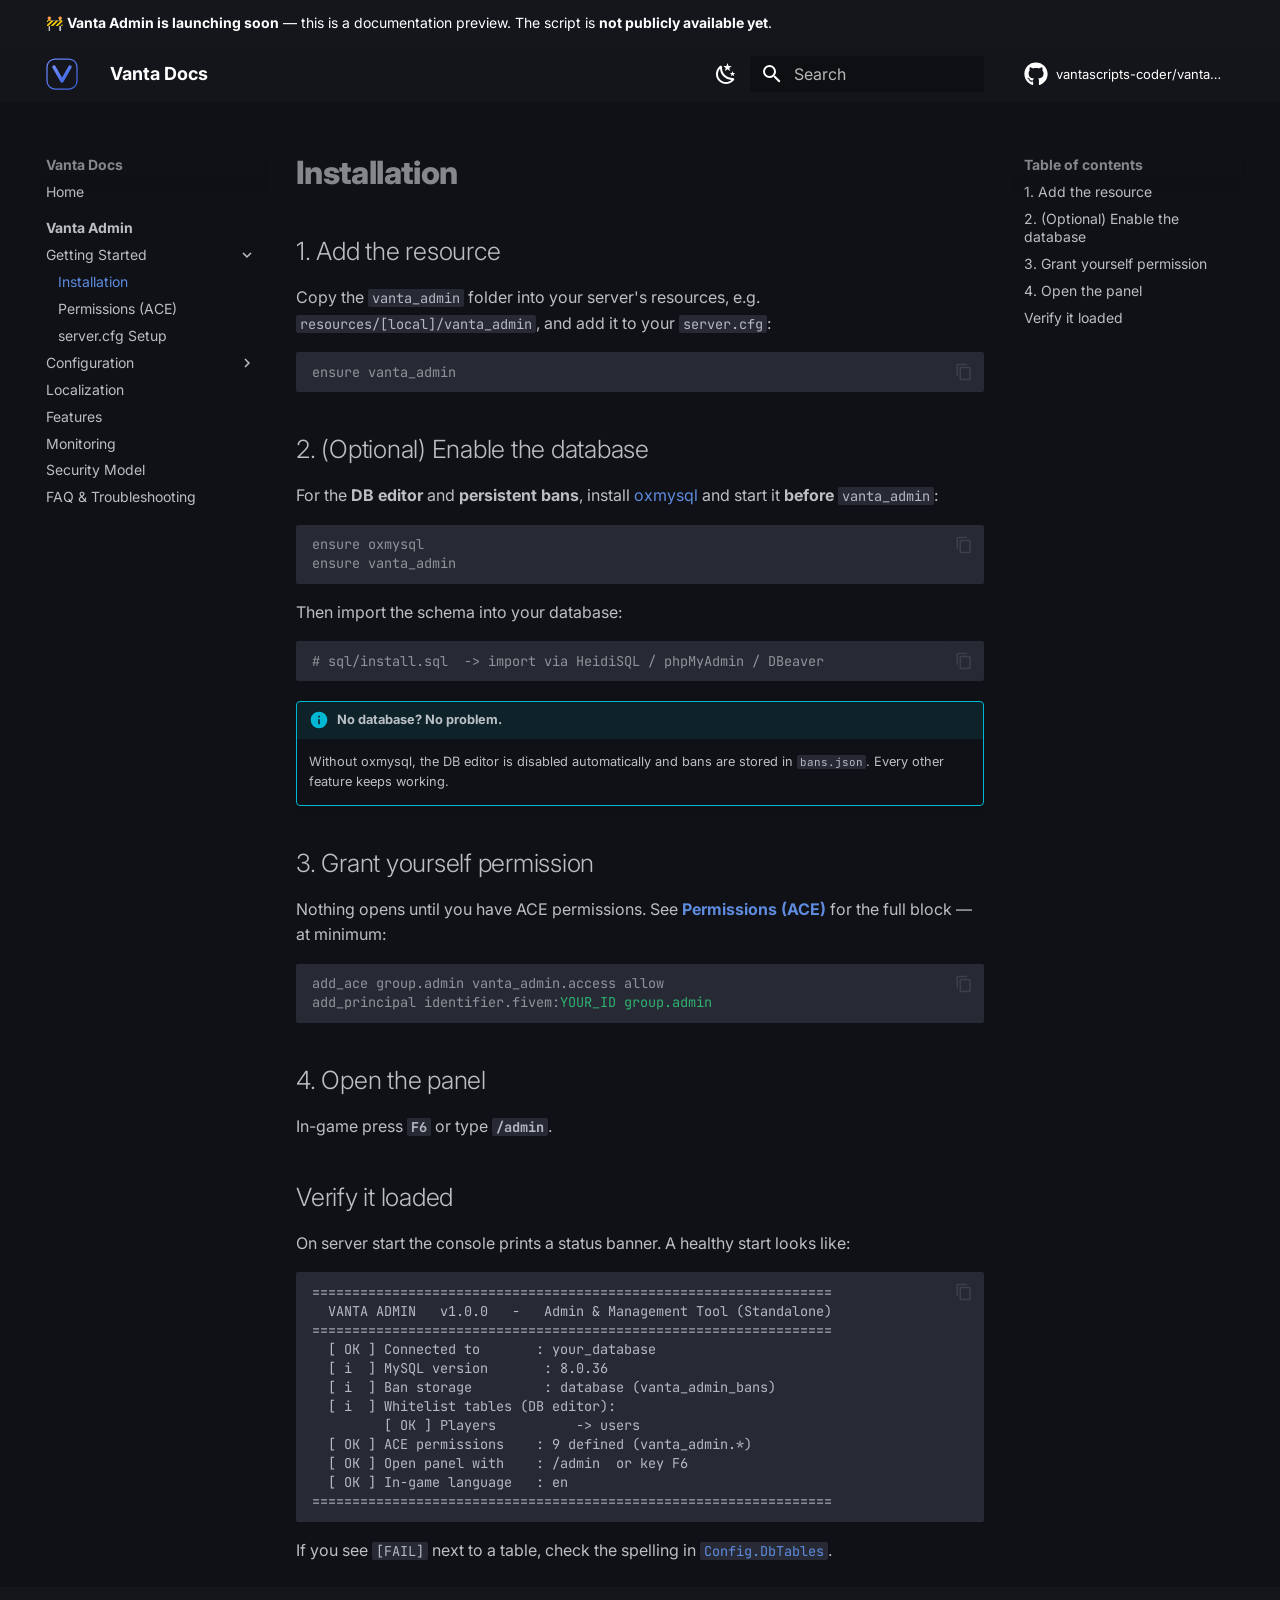
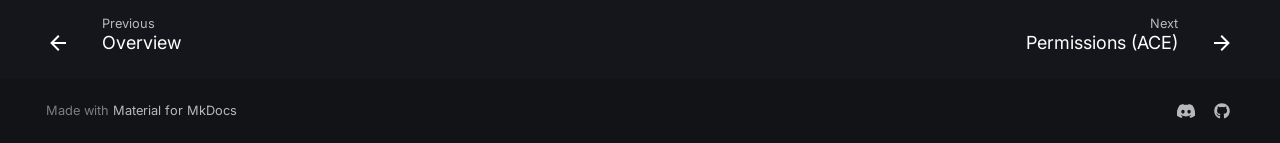
<file: scripts/vanta-admin/getting-started/installation/index.html>
<!doctype html>
<html lang="en" class="no-js">
  <head>
    
      <meta charset="utf-8">
      <meta name="viewport" content="width=device-width,initial-scale=1">
      
        <meta name="description" content="Documentation for Vanta FiveM scripts">
      
      
        <meta name="author" content="Vanta">
      
      
        <link rel="canonical" href="https://vantascripts-coder.github.io/vanta-docs/scripts/vanta-admin/getting-started/installation/">
      
      
        <link rel="prev" href="../../">
      
      
        <link rel="next" href="../permissions/">
      
      
        
      
      
      <link rel="icon" href="../../../../assets/logo.svg">
      <meta name="generator" content="mkdocs-1.6.1, mkdocs-material-9.7.6">
    
    
      
        <title>Installation - Vanta Docs</title>
      
    
    
      <link rel="stylesheet" href="../../../../assets/stylesheets/main.484c7ddc.min.css">
      
        
        <link rel="stylesheet" href="../../../../assets/stylesheets/palette.ab4e12ef.min.css">
      
      


    
    
      
    
    
      
        
        
        <link rel="preconnect" href="https://fonts.gstatic.com" crossorigin>
        <link rel="stylesheet" href="https://fonts.googleapis.com/css?family=Inter:300,300i,400,400i,700,700i%7CJetBrains+Mono:400,400i,700,700i&display=fallback">
        <style>:root{--md-text-font:"Inter";--md-code-font:"JetBrains Mono"}</style>
      
    
    
      <link rel="stylesheet" href="../../../../stylesheets/extra.css">
    
    <script>__md_scope=new URL("../../../..",location),__md_hash=e=>[...e].reduce(((e,_)=>(e<<5)-e+_.charCodeAt(0)),0),__md_get=(e,_=localStorage,t=__md_scope)=>JSON.parse(_.getItem(t.pathname+"."+e)),__md_set=(e,_,t=localStorage,a=__md_scope)=>{try{t.setItem(a.pathname+"."+e,JSON.stringify(_))}catch(e){}}</script>
    
      

    
    
  <meta name="robots" content="noindex, nofollow">

  </head>
  
  
    
    
      
    
    
    
    
    <body dir="ltr" data-md-color-scheme="slate" data-md-color-primary="black" data-md-color-accent="indigo">
  
    
    <input class="md-toggle" data-md-toggle="drawer" type="checkbox" id="__drawer" autocomplete="off">
    <input class="md-toggle" data-md-toggle="search" type="checkbox" id="__search" autocomplete="off">
    <label class="md-overlay" for="__drawer"></label>
    <div data-md-component="skip">
      
        
        <a href="#installation" class="md-skip">
          Skip to content
        </a>
      
    </div>
    <div data-md-component="announce">
      
        <aside class="md-banner">
          <div class="md-banner__inner md-grid md-typeset">
            
            
  🚧 <strong>Vanta Admin is launching soon</strong> &mdash; this is a documentation
  preview. The script is <strong>not publicly available yet</strong>.

          </div>
          
        </aside>
      
    </div>
    
    
      

  

<header class="md-header md-header--shadow" data-md-component="header">
  <nav class="md-header__inner md-grid" aria-label="Header">
    <a href="../../../.." title="Vanta Docs" class="md-header__button md-logo" aria-label="Vanta Docs" data-md-component="logo">
      
  <img src="../../../../assets/logo.svg" alt="logo">

    </a>
    <label class="md-header__button md-icon" for="__drawer">
      
      <svg xmlns="http://www.w3.org/2000/svg" viewBox="0 0 24 24"><path d="M3 6h18v2H3zm0 5h18v2H3zm0 5h18v2H3z"/></svg>
    </label>
    <div class="md-header__title" data-md-component="header-title">
      <div class="md-header__ellipsis">
        <div class="md-header__topic">
          <span class="md-ellipsis">
            Vanta Docs
          </span>
        </div>
        <div class="md-header__topic" data-md-component="header-topic">
          <span class="md-ellipsis">
            
              Installation
            
          </span>
        </div>
      </div>
    </div>
    
      
        <form class="md-header__option" data-md-component="palette">
  
    
    
    
    <input class="md-option" data-md-color-media="" data-md-color-scheme="slate" data-md-color-primary="black" data-md-color-accent="indigo"  aria-label="Switch to light mode"  type="radio" name="__palette" id="__palette_0">
    
      <label class="md-header__button md-icon" title="Switch to light mode" for="__palette_1" hidden>
        <svg xmlns="http://www.w3.org/2000/svg" viewBox="0 0 24 24"><path d="m17.75 4.09-2.53 1.94.91 3.06-2.63-1.81-2.63 1.81.91-3.06-2.53-1.94L12.44 4l1.06-3 1.06 3zm3.5 6.91-1.64 1.25.59 1.98-1.7-1.17-1.7 1.17.59-1.98L15.75 11l2.06-.05L18.5 9l.69 1.95zm-2.28 4.95c.83-.08 1.72 1.1 1.19 1.85-.32.45-.66.87-1.08 1.27C15.17 23 8.84 23 4.94 19.07c-3.91-3.9-3.91-10.24 0-14.14.4-.4.82-.76 1.27-1.08.75-.53 1.93.36 1.85 1.19-.27 2.86.69 5.83 2.89 8.02a9.96 9.96 0 0 0 8.02 2.89m-1.64 2.02a12.08 12.08 0 0 1-7.8-3.47c-2.17-2.19-3.33-5-3.49-7.82-2.81 3.14-2.7 7.96.31 10.98 3.02 3.01 7.84 3.12 10.98.31"/></svg>
      </label>
    
  
    
    
    
    <input class="md-option" data-md-color-media="" data-md-color-scheme="default" data-md-color-primary="black" data-md-color-accent="indigo"  aria-label="Switch to dark mode"  type="radio" name="__palette" id="__palette_1">
    
      <label class="md-header__button md-icon" title="Switch to dark mode" for="__palette_0" hidden>
        <svg xmlns="http://www.w3.org/2000/svg" viewBox="0 0 24 24"><path d="M12 7a5 5 0 0 1 5 5 5 5 0 0 1-5 5 5 5 0 0 1-5-5 5 5 0 0 1 5-5m0 2a3 3 0 0 0-3 3 3 3 0 0 0 3 3 3 3 0 0 0 3-3 3 3 0 0 0-3-3m0-7 2.39 3.42C13.65 5.15 12.84 5 12 5s-1.65.15-2.39.42zM3.34 7l4.16-.35A7.2 7.2 0 0 0 5.94 8.5c-.44.74-.69 1.5-.83 2.29zm.02 10 1.76-3.77a7.131 7.131 0 0 0 2.38 4.14zM20.65 7l-1.77 3.79a7.02 7.02 0 0 0-2.38-4.15zm-.01 10-4.14.36c.59-.51 1.12-1.14 1.54-1.86.42-.73.69-1.5.83-2.29zM12 22l-2.41-3.44c.74.27 1.55.44 2.41.44.82 0 1.63-.17 2.37-.44z"/></svg>
      </label>
    
  
</form>
      
    
    
      <script>var palette=__md_get("__palette");if(palette&&palette.color){if("(prefers-color-scheme)"===palette.color.media){var media=matchMedia("(prefers-color-scheme: light)"),input=document.querySelector(media.matches?"[data-md-color-media='(prefers-color-scheme: light)']":"[data-md-color-media='(prefers-color-scheme: dark)']");palette.color.media=input.getAttribute("data-md-color-media"),palette.color.scheme=input.getAttribute("data-md-color-scheme"),palette.color.primary=input.getAttribute("data-md-color-primary"),palette.color.accent=input.getAttribute("data-md-color-accent")}for(var[key,value]of Object.entries(palette.color))document.body.setAttribute("data-md-color-"+key,value)}</script>
    
    
    
      
      
        <label class="md-header__button md-icon" for="__search">
          
          <svg xmlns="http://www.w3.org/2000/svg" viewBox="0 0 24 24"><path d="M9.5 3A6.5 6.5 0 0 1 16 9.5c0 1.61-.59 3.09-1.56 4.23l.27.27h.79l5 5-1.5 1.5-5-5v-.79l-.27-.27A6.52 6.52 0 0 1 9.5 16 6.5 6.5 0 0 1 3 9.5 6.5 6.5 0 0 1 9.5 3m0 2C7 5 5 7 5 9.5S7 14 9.5 14 14 12 14 9.5 12 5 9.5 5"/></svg>
        </label>
        <div class="md-search" data-md-component="search" role="dialog">
  <label class="md-search__overlay" for="__search"></label>
  <div class="md-search__inner" role="search">
    <form class="md-search__form" name="search">
      <input type="text" class="md-search__input" name="query" aria-label="Search" placeholder="Search" autocapitalize="off" autocorrect="off" autocomplete="off" spellcheck="false" data-md-component="search-query" required>
      <label class="md-search__icon md-icon" for="__search">
        
        <svg xmlns="http://www.w3.org/2000/svg" viewBox="0 0 24 24"><path d="M9.5 3A6.5 6.5 0 0 1 16 9.5c0 1.61-.59 3.09-1.56 4.23l.27.27h.79l5 5-1.5 1.5-5-5v-.79l-.27-.27A6.52 6.52 0 0 1 9.5 16 6.5 6.5 0 0 1 3 9.5 6.5 6.5 0 0 1 9.5 3m0 2C7 5 5 7 5 9.5S7 14 9.5 14 14 12 14 9.5 12 5 9.5 5"/></svg>
        
        <svg xmlns="http://www.w3.org/2000/svg" viewBox="0 0 24 24"><path d="M20 11v2H8l5.5 5.5-1.42 1.42L4.16 12l7.92-7.92L13.5 5.5 8 11z"/></svg>
      </label>
      <nav class="md-search__options" aria-label="Search">
        
        <button type="reset" class="md-search__icon md-icon" title="Clear" aria-label="Clear" tabindex="-1">
          
          <svg xmlns="http://www.w3.org/2000/svg" viewBox="0 0 24 24"><path d="M19 6.41 17.59 5 12 10.59 6.41 5 5 6.41 10.59 12 5 17.59 6.41 19 12 13.41 17.59 19 19 17.59 13.41 12z"/></svg>
        </button>
      </nav>
      
        <div class="md-search__suggest" data-md-component="search-suggest"></div>
      
    </form>
    <div class="md-search__output">
      <div class="md-search__scrollwrap" tabindex="0" data-md-scrollfix>
        <div class="md-search-result" data-md-component="search-result">
          <div class="md-search-result__meta">
            Initializing search
          </div>
          <ol class="md-search-result__list" role="presentation"></ol>
        </div>
      </div>
    </div>
  </div>
</div>
      
    
    
      <div class="md-header__source">
        <a href="https://github.com/vantascripts-coder/vanta-docs" title="Go to repository" class="md-source" data-md-component="source">
  <div class="md-source__icon md-icon">
    
    <svg xmlns="http://www.w3.org/2000/svg" viewBox="0 0 512 512"><!--! Font Awesome Free 7.1.0 by @fontawesome - https://fontawesome.com License - https://fontawesome.com/license/free (Icons: CC BY 4.0, Fonts: SIL OFL 1.1, Code: MIT License) Copyright 2025 Fonticons, Inc.--><path d="M173.9 397.4c0 2-2.3 3.6-5.2 3.6-3.3.3-5.6-1.3-5.6-3.6 0-2 2.3-3.6 5.2-3.6 3-.3 5.6 1.3 5.6 3.6m-31.1-4.5c-.7 2 1.3 4.3 4.3 4.9 2.6 1 5.6 0 6.2-2s-1.3-4.3-4.3-5.2c-2.6-.7-5.5.3-6.2 2.3m44.2-1.7c-2.9.7-4.9 2.6-4.6 4.9.3 2 2.9 3.3 5.9 2.6 2.9-.7 4.9-2.6 4.6-4.6-.3-1.9-3-3.2-5.9-2.9M252.8 8C114.1 8 8 113.3 8 252c0 110.9 69.8 205.8 169.5 239.2 12.8 2.3 17.3-5.6 17.3-12.1 0-6.2-.3-40.4-.3-61.4 0 0-70 15-84.7-29.8 0 0-11.4-29.1-27.8-36.6 0 0-22.9-15.7 1.6-15.4 0 0 24.9 2 38.6 25.8 21.9 38.6 58.6 27.5 72.9 20.9 2.3-16 8.8-27.1 16-33.7-55.9-6.2-112.3-14.3-112.3-110.5 0-27.5 7.6-41.3 23.6-58.9-2.6-6.5-11.1-33.3 2.6-67.9 20.9-6.5 69 27 69 27 20-5.6 41.5-8.5 62.8-8.5s42.8 2.9 62.8 8.5c0 0 48.1-33.6 69-27 13.7 34.7 5.2 61.4 2.6 67.9 16 17.7 25.8 31.5 25.8 58.9 0 96.5-58.9 104.2-114.8 110.5 9.2 7.9 17 22.9 17 46.4 0 33.7-.3 75.4-.3 83.6 0 6.5 4.6 14.4 17.3 12.1C436.2 457.8 504 362.9 504 252 504 113.3 391.5 8 252.8 8M105.2 352.9c-1.3 1-1 3.3.7 5.2 1.6 1.6 3.9 2.3 5.2 1 1.3-1 1-3.3-.7-5.2-1.6-1.6-3.9-2.3-5.2-1m-10.8-8.1c-.7 1.3.3 2.9 2.3 3.9 1.6 1 3.6.7 4.3-.7.7-1.3-.3-2.9-2.3-3.9-2-.6-3.6-.3-4.3.7m32.4 35.6c-1.6 1.3-1 4.3 1.3 6.2 2.3 2.3 5.2 2.6 6.5 1 1.3-1.3.7-4.3-1.3-6.2-2.2-2.3-5.2-2.6-6.5-1m-11.4-14.7c-1.6 1-1.6 3.6 0 5.9s4.3 3.3 5.6 2.3c1.6-1.3 1.6-3.9 0-6.2-1.4-2.3-4-3.3-5.6-2"/></svg>
  </div>
  <div class="md-source__repository">
    vantascripts-coder/vanta-docs
  </div>
</a>
      </div>
    
  </nav>
  
</header>
    
    <div class="md-container" data-md-component="container">
      
      
        
          
        
      
      <main class="md-main" data-md-component="main">
        <div class="md-main__inner md-grid">
          
            
              
              <div class="md-sidebar md-sidebar--primary" data-md-component="sidebar" data-md-type="navigation" >
                <div class="md-sidebar__scrollwrap">
                  <div class="md-sidebar__inner">
                    



<nav class="md-nav md-nav--primary" aria-label="Navigation" data-md-level="0">
  <label class="md-nav__title" for="__drawer">
    <a href="../../../.." title="Vanta Docs" class="md-nav__button md-logo" aria-label="Vanta Docs" data-md-component="logo">
      
  <img src="../../../../assets/logo.svg" alt="logo">

    </a>
    Vanta Docs
  </label>
  
    <div class="md-nav__source">
      <a href="https://github.com/vantascripts-coder/vanta-docs" title="Go to repository" class="md-source" data-md-component="source">
  <div class="md-source__icon md-icon">
    
    <svg xmlns="http://www.w3.org/2000/svg" viewBox="0 0 512 512"><!--! Font Awesome Free 7.1.0 by @fontawesome - https://fontawesome.com License - https://fontawesome.com/license/free (Icons: CC BY 4.0, Fonts: SIL OFL 1.1, Code: MIT License) Copyright 2025 Fonticons, Inc.--><path d="M173.9 397.4c0 2-2.3 3.6-5.2 3.6-3.3.3-5.6-1.3-5.6-3.6 0-2 2.3-3.6 5.2-3.6 3-.3 5.6 1.3 5.6 3.6m-31.1-4.5c-.7 2 1.3 4.3 4.3 4.9 2.6 1 5.6 0 6.2-2s-1.3-4.3-4.3-5.2c-2.6-.7-5.5.3-6.2 2.3m44.2-1.7c-2.9.7-4.9 2.6-4.6 4.9.3 2 2.9 3.3 5.9 2.6 2.9-.7 4.9-2.6 4.6-4.6-.3-1.9-3-3.2-5.9-2.9M252.8 8C114.1 8 8 113.3 8 252c0 110.9 69.8 205.8 169.5 239.2 12.8 2.3 17.3-5.6 17.3-12.1 0-6.2-.3-40.4-.3-61.4 0 0-70 15-84.7-29.8 0 0-11.4-29.1-27.8-36.6 0 0-22.9-15.7 1.6-15.4 0 0 24.9 2 38.6 25.8 21.9 38.6 58.6 27.5 72.9 20.9 2.3-16 8.8-27.1 16-33.7-55.9-6.2-112.3-14.3-112.3-110.5 0-27.5 7.6-41.3 23.6-58.9-2.6-6.5-11.1-33.3 2.6-67.9 20.9-6.5 69 27 69 27 20-5.6 41.5-8.5 62.8-8.5s42.8 2.9 62.8 8.5c0 0 48.1-33.6 69-27 13.7 34.7 5.2 61.4 2.6 67.9 16 17.7 25.8 31.5 25.8 58.9 0 96.5-58.9 104.2-114.8 110.5 9.2 7.9 17 22.9 17 46.4 0 33.7-.3 75.4-.3 83.6 0 6.5 4.6 14.4 17.3 12.1C436.2 457.8 504 362.9 504 252 504 113.3 391.5 8 252.8 8M105.2 352.9c-1.3 1-1 3.3.7 5.2 1.6 1.6 3.9 2.3 5.2 1 1.3-1 1-3.3-.7-5.2-1.6-1.6-3.9-2.3-5.2-1m-10.8-8.1c-.7 1.3.3 2.9 2.3 3.9 1.6 1 3.6.7 4.3-.7.7-1.3-.3-2.9-2.3-3.9-2-.6-3.6-.3-4.3.7m32.4 35.6c-1.6 1.3-1 4.3 1.3 6.2 2.3 2.3 5.2 2.6 6.5 1 1.3-1.3.7-4.3-1.3-6.2-2.2-2.3-5.2-2.6-6.5-1m-11.4-14.7c-1.6 1-1.6 3.6 0 5.9s4.3 3.3 5.6 2.3c1.6-1.3 1.6-3.9 0-6.2-1.4-2.3-4-3.3-5.6-2"/></svg>
  </div>
  <div class="md-source__repository">
    vantascripts-coder/vanta-docs
  </div>
</a>
    </div>
  
  <ul class="md-nav__list" data-md-scrollfix>
    
      
      
  
  
  
  
    <li class="md-nav__item">
      <a href="../../../.." class="md-nav__link">
        
  
  
  <span class="md-ellipsis">
    
  
    Home
  

    
  </span>
  
  

      </a>
    </li>
  

    
      
      
  
  
    
  
  
  
    
    
      
        
          
        
      
        
      
        
      
        
      
        
      
        
      
        
      
        
      
    
    
    
      
        
        
      
    
    
    <li class="md-nav__item md-nav__item--active md-nav__item--section md-nav__item--nested">
      
        
        
        <input class="md-nav__toggle md-toggle " type="checkbox" id="__nav_2" checked>
        
          
          <div class="md-nav__link md-nav__container">
            <a href="../../" class="md-nav__link ">
              
  
  
  <span class="md-ellipsis">
    
  
    Vanta Admin
  

    
  </span>
  
  

            </a>
            
              
              <label class="md-nav__link " for="__nav_2" id="__nav_2_label" tabindex="">
                <span class="md-nav__icon md-icon"></span>
              </label>
            
          </div>
        
        <nav class="md-nav" data-md-level="1" aria-labelledby="__nav_2_label" aria-expanded="true">
          <label class="md-nav__title" for="__nav_2">
            <span class="md-nav__icon md-icon"></span>
            
  
    Vanta Admin
  

          </label>
          <ul class="md-nav__list" data-md-scrollfix>
            
              
            
              
                
  
  
    
  
  
  
    
    
      
        
      
        
      
        
      
    
    
    
      
    
    
    <li class="md-nav__item md-nav__item--active md-nav__item--nested">
      
        
        
        <input class="md-nav__toggle md-toggle " type="checkbox" id="__nav_2_2" checked>
        
          
          <label class="md-nav__link" for="__nav_2_2" id="__nav_2_2_label" tabindex="0">
            
  
  
  <span class="md-ellipsis">
    
  
    Getting Started
  

    
  </span>
  
  

            <span class="md-nav__icon md-icon"></span>
          </label>
        
        <nav class="md-nav" data-md-level="2" aria-labelledby="__nav_2_2_label" aria-expanded="true">
          <label class="md-nav__title" for="__nav_2_2">
            <span class="md-nav__icon md-icon"></span>
            
  
    Getting Started
  

          </label>
          <ul class="md-nav__list" data-md-scrollfix>
            
              
                
  
  
    
  
  
  
    <li class="md-nav__item md-nav__item--active">
      
      <input class="md-nav__toggle md-toggle" type="checkbox" id="__toc">
      
      
        
      
      
        <label class="md-nav__link md-nav__link--active" for="__toc">
          
  
  
  <span class="md-ellipsis">
    
  
    Installation
  

    
  </span>
  
  

          <span class="md-nav__icon md-icon"></span>
        </label>
      
      <a href="./" class="md-nav__link md-nav__link--active">
        
  
  
  <span class="md-ellipsis">
    
  
    Installation
  

    
  </span>
  
  

      </a>
      
        

<nav class="md-nav md-nav--secondary" aria-label="Table of contents">
  
  
  
    
  
  
    <label class="md-nav__title" for="__toc">
      <span class="md-nav__icon md-icon"></span>
      Table of contents
    </label>
    <ul class="md-nav__list" data-md-component="toc" data-md-scrollfix>
      
        <li class="md-nav__item">
  <a href="#1-add-the-resource" class="md-nav__link">
    <span class="md-ellipsis">
      
        1. Add the resource
      
    </span>
  </a>
  
</li>
      
        <li class="md-nav__item">
  <a href="#2-optional-enable-the-database" class="md-nav__link">
    <span class="md-ellipsis">
      
        2. (Optional) Enable the database
      
    </span>
  </a>
  
</li>
      
        <li class="md-nav__item">
  <a href="#3-grant-yourself-permission" class="md-nav__link">
    <span class="md-ellipsis">
      
        3. Grant yourself permission
      
    </span>
  </a>
  
</li>
      
        <li class="md-nav__item">
  <a href="#4-open-the-panel" class="md-nav__link">
    <span class="md-ellipsis">
      
        4. Open the panel
      
    </span>
  </a>
  
</li>
      
        <li class="md-nav__item">
  <a href="#verify-it-loaded" class="md-nav__link">
    <span class="md-ellipsis">
      
        Verify it loaded
      
    </span>
  </a>
  
</li>
      
    </ul>
  
</nav>
      
    </li>
  

              
            
              
                
  
  
  
  
    <li class="md-nav__item">
      <a href="../permissions/" class="md-nav__link">
        
  
  
  <span class="md-ellipsis">
    
  
    Permissions (ACE)
  

    
  </span>
  
  

      </a>
    </li>
  

              
            
              
                
  
  
  
  
    <li class="md-nav__item">
      <a href="../server-cfg/" class="md-nav__link">
        
  
  
  <span class="md-ellipsis">
    
  
    server.cfg Setup
  

    
  </span>
  
  

      </a>
    </li>
  

              
            
          </ul>
        </nav>
      
    </li>
  

              
            
              
                
  
  
  
  
    
    
      
        
      
        
      
        
      
    
    
    
      
    
    
    <li class="md-nav__item md-nav__item--nested">
      
        
        
        <input class="md-nav__toggle md-toggle " type="checkbox" id="__nav_2_3" >
        
          
          <label class="md-nav__link" for="__nav_2_3" id="__nav_2_3_label" tabindex="0">
            
  
  
  <span class="md-ellipsis">
    
  
    Configuration
  

    
  </span>
  
  

            <span class="md-nav__icon md-icon"></span>
          </label>
        
        <nav class="md-nav" data-md-level="2" aria-labelledby="__nav_2_3_label" aria-expanded="false">
          <label class="md-nav__title" for="__nav_2_3">
            <span class="md-nav__icon md-icon"></span>
            
  
    Configuration
  

          </label>
          <ul class="md-nav__list" data-md-scrollfix>
            
              
                
  
  
  
  
    <li class="md-nav__item">
      <a href="../../configuration/general/" class="md-nav__link">
        
  
  
  <span class="md-ellipsis">
    
  
    General
  

    
  </span>
  
  

      </a>
    </li>
  

              
            
              
                
  
  
  
  
    <li class="md-nav__item">
      <a href="../../configuration/database/" class="md-nav__link">
        
  
  
  <span class="md-ellipsis">
    
  
    Database Editor
  

    
  </span>
  
  

      </a>
    </li>
  

              
            
              
                
  
  
  
  
    <li class="md-nav__item">
      <a href="../../configuration/presets/" class="md-nav__link">
        
  
  
  <span class="md-ellipsis">
    
  
    Framework Presets
  

    
  </span>
  
  

      </a>
    </li>
  

              
            
          </ul>
        </nav>
      
    </li>
  

              
            
              
                
  
  
  
  
    <li class="md-nav__item">
      <a href="../../localization/" class="md-nav__link">
        
  
  
  <span class="md-ellipsis">
    
  
    Localization
  

    
  </span>
  
  

      </a>
    </li>
  

              
            
              
                
  
  
  
  
    <li class="md-nav__item">
      <a href="../../features/" class="md-nav__link">
        
  
  
  <span class="md-ellipsis">
    
  
    Features
  

    
  </span>
  
  

      </a>
    </li>
  

              
            
              
                
  
  
  
  
    <li class="md-nav__item">
      <a href="../../monitoring/" class="md-nav__link">
        
  
  
  <span class="md-ellipsis">
    
  
    Monitoring
  

    
  </span>
  
  

      </a>
    </li>
  

              
            
              
                
  
  
  
  
    <li class="md-nav__item">
      <a href="../../security/" class="md-nav__link">
        
  
  
  <span class="md-ellipsis">
    
  
    Security Model
  

    
  </span>
  
  

      </a>
    </li>
  

              
            
              
                
  
  
  
  
    <li class="md-nav__item">
      <a href="../../faq/" class="md-nav__link">
        
  
  
  <span class="md-ellipsis">
    
  
    FAQ & Troubleshooting
  

    
  </span>
  
  

      </a>
    </li>
  

              
            
          </ul>
        </nav>
      
    </li>
  

    
  </ul>
</nav>
                  </div>
                </div>
              </div>
            
            
              
              <div class="md-sidebar md-sidebar--secondary" data-md-component="sidebar" data-md-type="toc" >
                <div class="md-sidebar__scrollwrap">
                  <div class="md-sidebar__inner">
                    

<nav class="md-nav md-nav--secondary" aria-label="Table of contents">
  
  
  
    
  
  
    <label class="md-nav__title" for="__toc">
      <span class="md-nav__icon md-icon"></span>
      Table of contents
    </label>
    <ul class="md-nav__list" data-md-component="toc" data-md-scrollfix>
      
        <li class="md-nav__item">
  <a href="#1-add-the-resource" class="md-nav__link">
    <span class="md-ellipsis">
      
        1. Add the resource
      
    </span>
  </a>
  
</li>
      
        <li class="md-nav__item">
  <a href="#2-optional-enable-the-database" class="md-nav__link">
    <span class="md-ellipsis">
      
        2. (Optional) Enable the database
      
    </span>
  </a>
  
</li>
      
        <li class="md-nav__item">
  <a href="#3-grant-yourself-permission" class="md-nav__link">
    <span class="md-ellipsis">
      
        3. Grant yourself permission
      
    </span>
  </a>
  
</li>
      
        <li class="md-nav__item">
  <a href="#4-open-the-panel" class="md-nav__link">
    <span class="md-ellipsis">
      
        4. Open the panel
      
    </span>
  </a>
  
</li>
      
        <li class="md-nav__item">
  <a href="#verify-it-loaded" class="md-nav__link">
    <span class="md-ellipsis">
      
        Verify it loaded
      
    </span>
  </a>
  
</li>
      
    </ul>
  
</nav>
                  </div>
                </div>
              </div>
            
          
          
            <div class="md-content" data-md-component="content">
              
              <article class="md-content__inner md-typeset">
                
                  


  
  


<h1 id="installation">Installation<a class="headerlink" href="#installation" title="Permanent link">&para;</a></h1>
<h2 id="1-add-the-resource">1. Add the resource<a class="headerlink" href="#1-add-the-resource" title="Permanent link">&para;</a></h2>
<p>Copy the <code>vanta_admin</code> folder into your server's resources, e.g.
<code>resources/[local]/vanta_admin</code>, and add it to your <code>server.cfg</code>:</p>
<div class="highlight"><pre><span></span><code><span id="__span-0-1"><a id="__codelineno-0-1" name="__codelineno-0-1" href="#__codelineno-0-1"></a><span class="na">ensure vanta_admin</span>
</span></code></pre></div>
<h2 id="2-optional-enable-the-database">2. (Optional) Enable the database<a class="headerlink" href="#2-optional-enable-the-database" title="Permanent link">&para;</a></h2>
<p>For the <strong>DB editor</strong> and <strong>persistent bans</strong>, install
<a href="https://github.com/overextended/oxmysql">oxmysql</a> and start it <strong>before</strong>
<code>vanta_admin</code>:</p>
<div class="highlight"><pre><span></span><code><span id="__span-1-1"><a id="__codelineno-1-1" name="__codelineno-1-1" href="#__codelineno-1-1"></a><span class="na">ensure oxmysql</span>
</span><span id="__span-1-2"><a id="__codelineno-1-2" name="__codelineno-1-2" href="#__codelineno-1-2"></a><span class="na">ensure vanta_admin</span>
</span></code></pre></div>
<p>Then import the schema into your database:</p>
<div class="highlight"><pre><span></span><code><span id="__span-2-1"><a id="__codelineno-2-1" name="__codelineno-2-1" href="#__codelineno-2-1"></a><span class="c1"># sql/install.sql  -&gt; import via HeidiSQL / phpMyAdmin / DBeaver</span>
</span></code></pre></div>
<div class="admonition info">
<p class="admonition-title">No database? No problem.</p>
<p>Without oxmysql, the DB editor is disabled automatically and bans are stored
in <code>bans.json</code>. Every other feature keeps working.</p>
</div>
<h2 id="3-grant-yourself-permission">3. Grant yourself permission<a class="headerlink" href="#3-grant-yourself-permission" title="Permanent link">&para;</a></h2>
<p>Nothing opens until you have ACE permissions. See
<strong><a href="../permissions/">Permissions (ACE)</a></strong> for the full block — at minimum:</p>
<div class="highlight"><pre><span></span><code><span id="__span-3-1"><a id="__codelineno-3-1" name="__codelineno-3-1" href="#__codelineno-3-1"></a><span class="na">add_ace group.admin vanta_admin.access allow</span>
</span><span id="__span-3-2"><a id="__codelineno-3-2" name="__codelineno-3-2" href="#__codelineno-3-2"></a><span class="na">add_principal identifier.fivem</span><span class="o">:</span><span class="s">YOUR_ID group.admin</span>
</span></code></pre></div>
<h2 id="4-open-the-panel">4. Open the panel<a class="headerlink" href="#4-open-the-panel" title="Permanent link">&para;</a></h2>
<p>In-game press <strong><code>F6</code></strong> or type <strong><code>/admin</code></strong>.</p>
<h2 id="verify-it-loaded">Verify it loaded<a class="headerlink" href="#verify-it-loaded" title="Permanent link">&para;</a></h2>
<p>On server start the console prints a status banner. A healthy start looks like:</p>
<div class="highlight"><pre><span></span><code><span id="__span-4-1"><a id="__codelineno-4-1" name="__codelineno-4-1" href="#__codelineno-4-1"></a>=================================================================
</span><span id="__span-4-2"><a id="__codelineno-4-2" name="__codelineno-4-2" href="#__codelineno-4-2"></a>  VANTA ADMIN   v1.0.0   -   Admin &amp; Management Tool (Standalone)
</span><span id="__span-4-3"><a id="__codelineno-4-3" name="__codelineno-4-3" href="#__codelineno-4-3"></a>=================================================================
</span><span id="__span-4-4"><a id="__codelineno-4-4" name="__codelineno-4-4" href="#__codelineno-4-4"></a>  [ OK ] Connected to       : your_database
</span><span id="__span-4-5"><a id="__codelineno-4-5" name="__codelineno-4-5" href="#__codelineno-4-5"></a>  [ i  ] MySQL version       : 8.0.36
</span><span id="__span-4-6"><a id="__codelineno-4-6" name="__codelineno-4-6" href="#__codelineno-4-6"></a>  [ i  ] Ban storage         : database (vanta_admin_bans)
</span><span id="__span-4-7"><a id="__codelineno-4-7" name="__codelineno-4-7" href="#__codelineno-4-7"></a>  [ i  ] Whitelist tables (DB editor):
</span><span id="__span-4-8"><a id="__codelineno-4-8" name="__codelineno-4-8" href="#__codelineno-4-8"></a>         [ OK ] Players          -&gt; users
</span><span id="__span-4-9"><a id="__codelineno-4-9" name="__codelineno-4-9" href="#__codelineno-4-9"></a>  [ OK ] ACE permissions    : 9 defined (vanta_admin.*)
</span><span id="__span-4-10"><a id="__codelineno-4-10" name="__codelineno-4-10" href="#__codelineno-4-10"></a>  [ OK ] Open panel with    : /admin  or key F6
</span><span id="__span-4-11"><a id="__codelineno-4-11" name="__codelineno-4-11" href="#__codelineno-4-11"></a>  [ OK ] In-game language   : en
</span><span id="__span-4-12"><a id="__codelineno-4-12" name="__codelineno-4-12" href="#__codelineno-4-12"></a>=================================================================
</span></code></pre></div>
<p>If you see <code>[FAIL]</code> next to a table, check the spelling in
<a href="../../configuration/database/"><code>Config.DbTables</code></a>.</p>












                
              </article>
            </div>
          
          
<script>var target=document.getElementById(location.hash.slice(1));target&&target.name&&(target.checked=target.name.startsWith("__tabbed_"))</script>
        </div>
        
          <button type="button" class="md-top md-icon" data-md-component="top" hidden>
  
  <svg xmlns="http://www.w3.org/2000/svg" viewBox="0 0 24 24"><path d="M13 20h-2V8l-5.5 5.5-1.42-1.42L12 4.16l7.92 7.92-1.42 1.42L13 8z"/></svg>
  Back to top
</button>
        
      </main>
      
        <footer class="md-footer">
  
    
      
      <nav class="md-footer__inner md-grid" aria-label="Footer" >
        
          
          <a href="../../" class="md-footer__link md-footer__link--prev" aria-label="Previous: Overview">
            <div class="md-footer__button md-icon">
              
              <svg xmlns="http://www.w3.org/2000/svg" viewBox="0 0 24 24"><path d="M20 11v2H8l5.5 5.5-1.42 1.42L4.16 12l7.92-7.92L13.5 5.5 8 11z"/></svg>
            </div>
            <div class="md-footer__title">
              <span class="md-footer__direction">
                Previous
              </span>
              <div class="md-ellipsis">
                Overview
              </div>
            </div>
          </a>
        
        
          
          <a href="../permissions/" class="md-footer__link md-footer__link--next" aria-label="Next: Permissions (ACE)">
            <div class="md-footer__title">
              <span class="md-footer__direction">
                Next
              </span>
              <div class="md-ellipsis">
                Permissions (ACE)
              </div>
            </div>
            <div class="md-footer__button md-icon">
              
              <svg xmlns="http://www.w3.org/2000/svg" viewBox="0 0 24 24"><path d="M4 11v2h12l-5.5 5.5 1.42 1.42L19.84 12l-7.92-7.92L10.5 5.5 16 11z"/></svg>
            </div>
          </a>
        
      </nav>
    
  
  <div class="md-footer-meta md-typeset">
    <div class="md-footer-meta__inner md-grid">
      <div class="md-copyright">
  
  
    Made with
    <a href="https://squidfunk.github.io/mkdocs-material/" target="_blank" rel="noopener">
      Material for MkDocs
    </a>
  
</div>
      
        
<div class="md-social">
  
    
    
    
    
    <a href="https://discord.gg/your-invite" target="_blank" rel="noopener" title="Vanta Discord" class="md-social__link">
      <svg xmlns="http://www.w3.org/2000/svg" viewBox="0 0 576 512"><!--! Font Awesome Free 7.1.0 by @fontawesome - https://fontawesome.com License - https://fontawesome.com/license/free (Icons: CC BY 4.0, Fonts: SIL OFL 1.1, Code: MIT License) Copyright 2025 Fonticons, Inc.--><path d="M492.5 69.8c-.2-.3-.4-.6-.8-.7-38.1-17.5-78.4-30-119.7-37.1-.4-.1-.8 0-1.1.1s-.6.4-.8.8c-5.5 9.9-10.5 20.2-14.9 30.6-44.6-6.8-89.9-6.8-134.4 0-4.5-10.5-9.5-20.7-15.1-30.6-.2-.3-.5-.6-.8-.8s-.7-.2-1.1-.2C162.5 39 122.2 51.5 84.1 69c-.3.1-.6.4-.8.7C7.1 183.5-13.8 294.6-3.6 404.2c0 .3.1.5.2.8s.3.4.5.6c44.4 32.9 94 58 146.8 74.2.4.1.8.1 1.1 0s.7-.4.9-.7c11.3-15.4 21.4-31.8 30-48.8.1-.2.2-.5.2-.8s0-.5-.1-.8-.2-.5-.4-.6-.4-.3-.7-.4c-15.8-6.1-31.2-13.4-45.9-21.9-.3-.2-.5-.4-.7-.6s-.3-.6-.3-.9 0-.6.2-.9.3-.5.6-.7c3.1-2.3 6.2-4.7 9.1-7.1.3-.2.6-.4.9-.4s.7 0 1 .1c96.2 43.9 200.4 43.9 295.5 0 .3-.1.7-.2 1-.2s.7.2.9.4c2.9 2.4 6 4.9 9.1 7.2.2.2.4.4.6.7s.2.6.2.9-.1.6-.3.9-.4.5-.6.6c-14.7 8.6-30 15.9-45.9 21.8-.2.1-.5.2-.7.4s-.3.4-.4.7-.1.5-.1.8.1.5.2.8c8.8 17 18.8 33.3 30 48.8.2.3.6.6.9.7s.8.1 1.1 0c52.9-16.2 102.6-41.3 147.1-74.2.2-.2.4-.4.5-.6s.2-.5.2-.8c12.3-126.8-20.5-236.9-86.9-334.5zm-302 267.7c-29 0-52.8-26.6-52.8-59.2s23.4-59.2 52.8-59.2c29.7 0 53.3 26.8 52.8 59.2 0 32.7-23.4 59.2-52.8 59.2m195.4 0c-29 0-52.8-26.6-52.8-59.2s23.4-59.2 52.8-59.2c29.7 0 53.3 26.8 52.8 59.2 0 32.7-23.2 59.2-52.8 59.2"/></svg>
    </a>
  
    
    
    
    
      
      
    
    <a href="https://github.com/vantascripts-coder" target="_blank" rel="noopener" title="github.com" class="md-social__link">
      <svg xmlns="http://www.w3.org/2000/svg" viewBox="0 0 512 512"><!--! Font Awesome Free 7.1.0 by @fontawesome - https://fontawesome.com License - https://fontawesome.com/license/free (Icons: CC BY 4.0, Fonts: SIL OFL 1.1, Code: MIT License) Copyright 2025 Fonticons, Inc.--><path d="M173.9 397.4c0 2-2.3 3.6-5.2 3.6-3.3.3-5.6-1.3-5.6-3.6 0-2 2.3-3.6 5.2-3.6 3-.3 5.6 1.3 5.6 3.6m-31.1-4.5c-.7 2 1.3 4.3 4.3 4.9 2.6 1 5.6 0 6.2-2s-1.3-4.3-4.3-5.2c-2.6-.7-5.5.3-6.2 2.3m44.2-1.7c-2.9.7-4.9 2.6-4.6 4.9.3 2 2.9 3.3 5.9 2.6 2.9-.7 4.9-2.6 4.6-4.6-.3-1.9-3-3.2-5.9-2.9M252.8 8C114.1 8 8 113.3 8 252c0 110.9 69.8 205.8 169.5 239.2 12.8 2.3 17.3-5.6 17.3-12.1 0-6.2-.3-40.4-.3-61.4 0 0-70 15-84.7-29.8 0 0-11.4-29.1-27.8-36.6 0 0-22.9-15.7 1.6-15.4 0 0 24.9 2 38.6 25.8 21.9 38.6 58.6 27.5 72.9 20.9 2.3-16 8.8-27.1 16-33.7-55.9-6.2-112.3-14.3-112.3-110.5 0-27.5 7.6-41.3 23.6-58.9-2.6-6.5-11.1-33.3 2.6-67.9 20.9-6.5 69 27 69 27 20-5.6 41.5-8.5 62.8-8.5s42.8 2.9 62.8 8.5c0 0 48.1-33.6 69-27 13.7 34.7 5.2 61.4 2.6 67.9 16 17.7 25.8 31.5 25.8 58.9 0 96.5-58.9 104.2-114.8 110.5 9.2 7.9 17 22.9 17 46.4 0 33.7-.3 75.4-.3 83.6 0 6.5 4.6 14.4 17.3 12.1C436.2 457.8 504 362.9 504 252 504 113.3 391.5 8 252.8 8M105.2 352.9c-1.3 1-1 3.3.7 5.2 1.6 1.6 3.9 2.3 5.2 1 1.3-1 1-3.3-.7-5.2-1.6-1.6-3.9-2.3-5.2-1m-10.8-8.1c-.7 1.3.3 2.9 2.3 3.9 1.6 1 3.6.7 4.3-.7.7-1.3-.3-2.9-2.3-3.9-2-.6-3.6-.3-4.3.7m32.4 35.6c-1.6 1.3-1 4.3 1.3 6.2 2.3 2.3 5.2 2.6 6.5 1 1.3-1.3.7-4.3-1.3-6.2-2.2-2.3-5.2-2.6-6.5-1m-11.4-14.7c-1.6 1-1.6 3.6 0 5.9s4.3 3.3 5.6 2.3c1.6-1.3 1.6-3.9 0-6.2-1.4-2.3-4-3.3-5.6-2"/></svg>
    </a>
  
</div>
      
    </div>
  </div>
</footer>
      
    </div>
    <div class="md-dialog" data-md-component="dialog">
      <div class="md-dialog__inner md-typeset"></div>
    </div>
    
    
    
      
      
      <script id="__config" type="application/json">{"annotate": null, "base": "../../../..", "features": ["navigation.sections", "navigation.top", "navigation.tracking", "navigation.footer", "navigation.indexes", "search.suggest", "search.highlight", "content.code.copy", "content.code.annotate", "toc.follow"], "search": "../../../../assets/javascripts/workers/search.2c215733.min.js", "tags": null, "translations": {"clipboard.copied": "Copied to clipboard", "clipboard.copy": "Copy to clipboard", "search.result.more.one": "1 more on this page", "search.result.more.other": "# more on this page", "search.result.none": "No matching documents", "search.result.one": "1 matching document", "search.result.other": "# matching documents", "search.result.placeholder": "Type to start searching", "search.result.term.missing": "Missing", "select.version": "Select version"}, "version": null}</script>
    
    
      <script src="../../../../assets/javascripts/bundle.79ae519e.min.js"></script>
      
    
  </body>
</html>
</file>
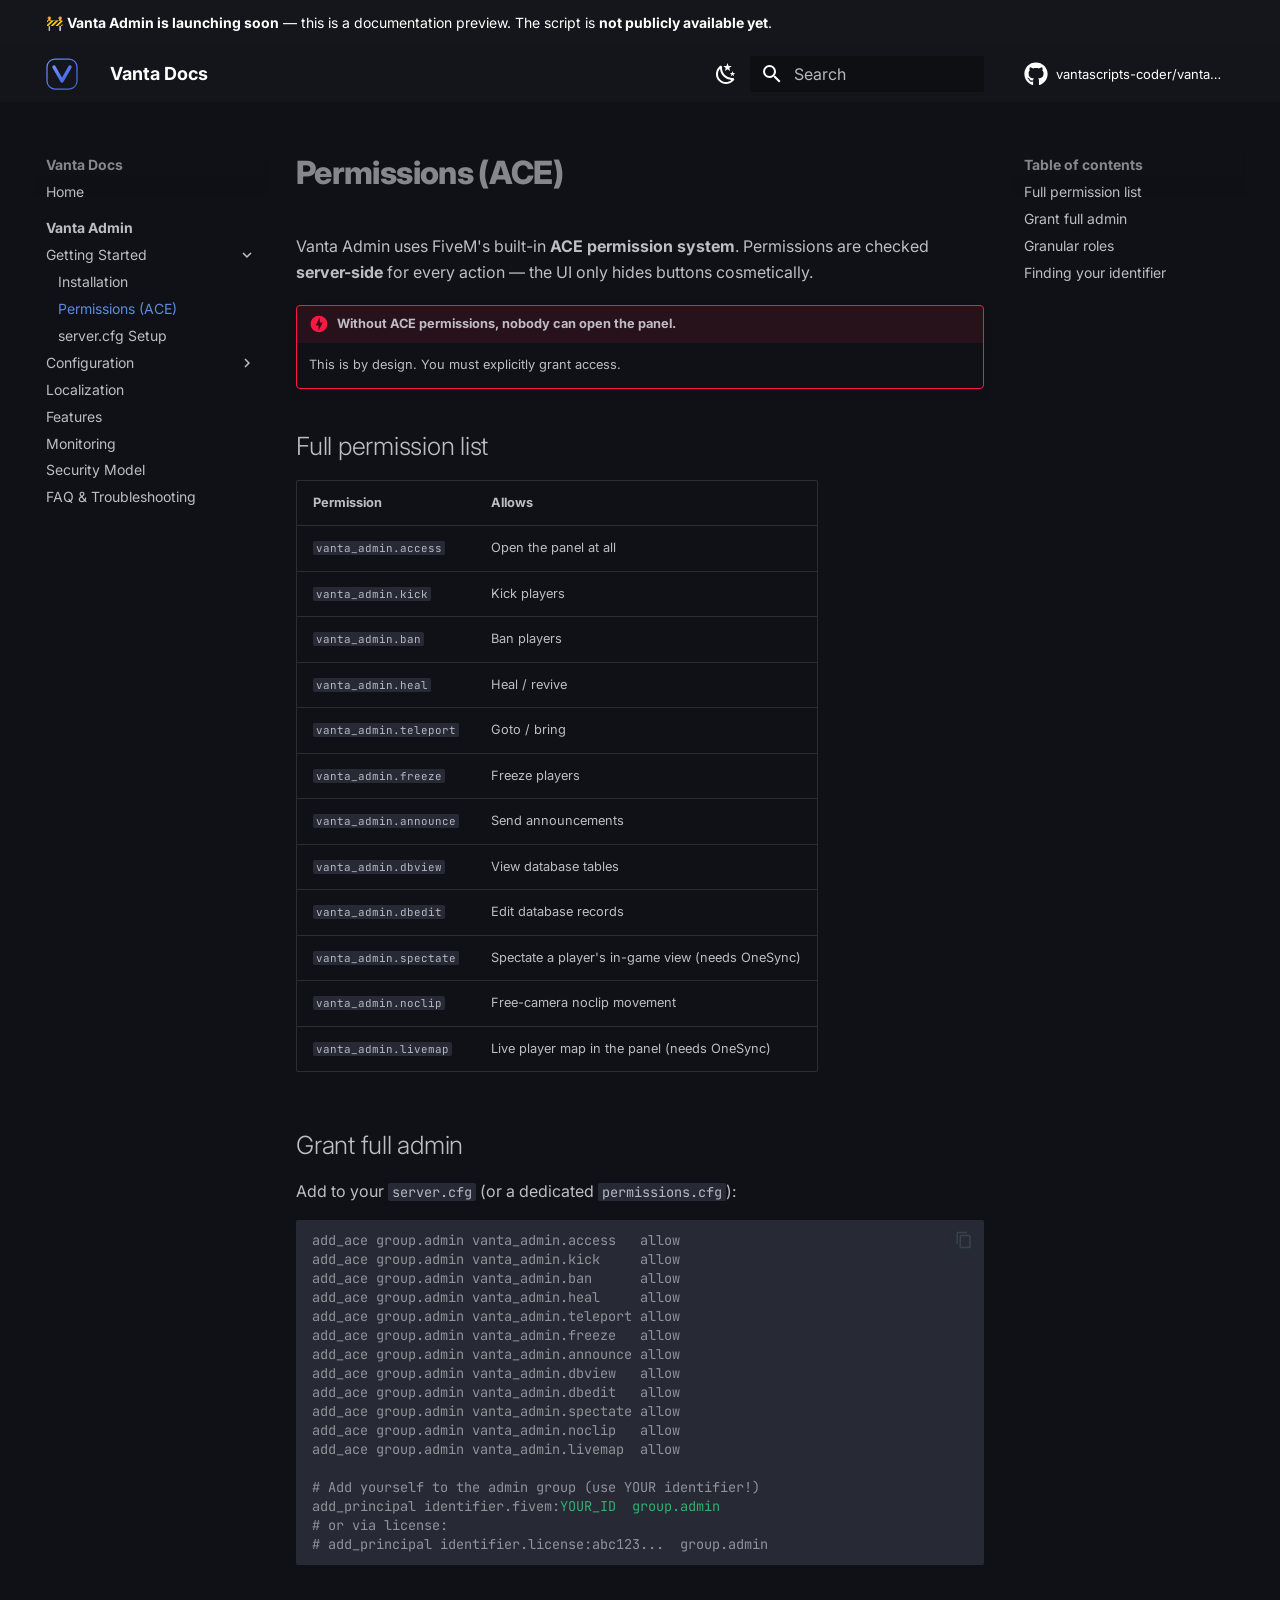
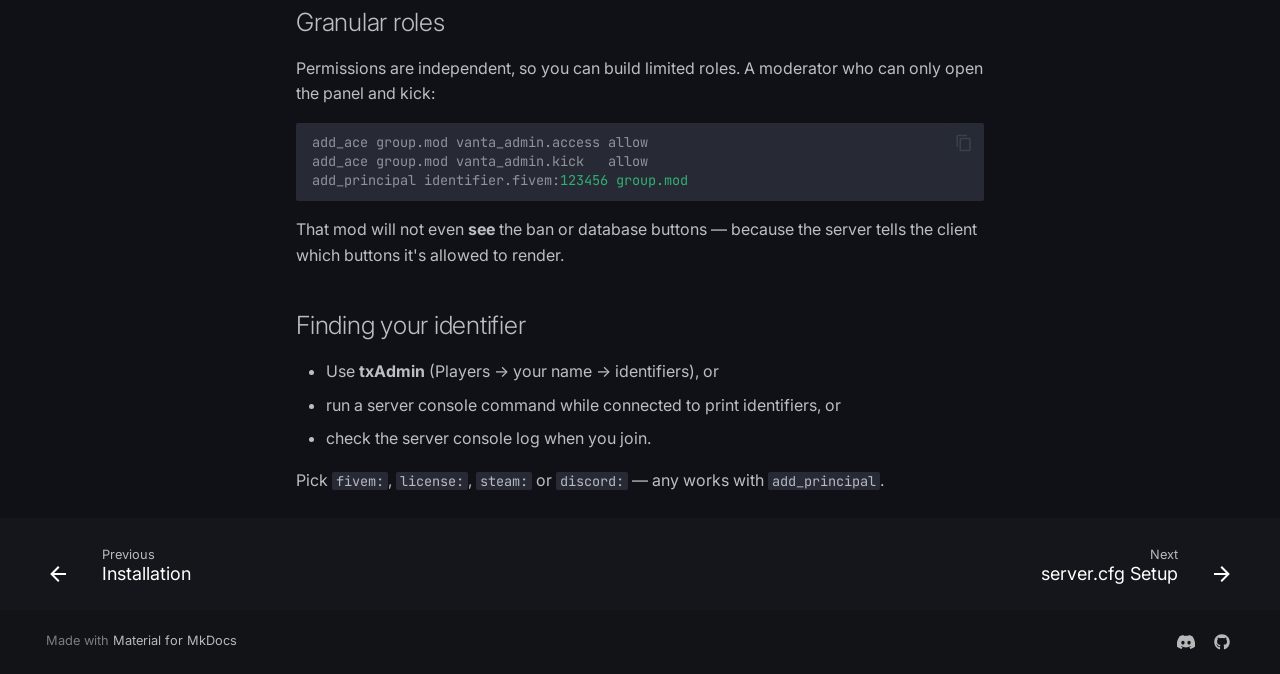
<file: scripts/vanta-admin/getting-started/permissions/index.html>
<!doctype html>
<html lang="en" class="no-js">
  <head>
    
      <meta charset="utf-8">
      <meta name="viewport" content="width=device-width,initial-scale=1">
      
        <meta name="description" content="Documentation for Vanta FiveM scripts">
      
      
        <meta name="author" content="Vanta">
      
      
        <link rel="canonical" href="https://vantascripts-coder.github.io/vanta-docs/scripts/vanta-admin/getting-started/permissions/">
      
      
        <link rel="prev" href="../installation/">
      
      
        <link rel="next" href="../server-cfg/">
      
      
        
      
      
      <link rel="icon" href="../../../../assets/logo.svg">
      <meta name="generator" content="mkdocs-1.6.1, mkdocs-material-9.7.6">
    
    
      
        <title>Permissions (ACE) - Vanta Docs</title>
      
    
    
      <link rel="stylesheet" href="../../../../assets/stylesheets/main.484c7ddc.min.css">
      
        
        <link rel="stylesheet" href="../../../../assets/stylesheets/palette.ab4e12ef.min.css">
      
      


    
    
      
    
    
      
        
        
        <link rel="preconnect" href="https://fonts.gstatic.com" crossorigin>
        <link rel="stylesheet" href="https://fonts.googleapis.com/css?family=Inter:300,300i,400,400i,700,700i%7CJetBrains+Mono:400,400i,700,700i&display=fallback">
        <style>:root{--md-text-font:"Inter";--md-code-font:"JetBrains Mono"}</style>
      
    
    
      <link rel="stylesheet" href="../../../../stylesheets/extra.css">
    
    <script>__md_scope=new URL("../../../..",location),__md_hash=e=>[...e].reduce(((e,_)=>(e<<5)-e+_.charCodeAt(0)),0),__md_get=(e,_=localStorage,t=__md_scope)=>JSON.parse(_.getItem(t.pathname+"."+e)),__md_set=(e,_,t=localStorage,a=__md_scope)=>{try{t.setItem(a.pathname+"."+e,JSON.stringify(_))}catch(e){}}</script>
    
      

    
    
  <meta name="robots" content="noindex, nofollow">

  </head>
  
  
    
    
      
    
    
    
    
    <body dir="ltr" data-md-color-scheme="slate" data-md-color-primary="black" data-md-color-accent="indigo">
  
    
    <input class="md-toggle" data-md-toggle="drawer" type="checkbox" id="__drawer" autocomplete="off">
    <input class="md-toggle" data-md-toggle="search" type="checkbox" id="__search" autocomplete="off">
    <label class="md-overlay" for="__drawer"></label>
    <div data-md-component="skip">
      
        
        <a href="#permissions-ace" class="md-skip">
          Skip to content
        </a>
      
    </div>
    <div data-md-component="announce">
      
        <aside class="md-banner">
          <div class="md-banner__inner md-grid md-typeset">
            
            
  🚧 <strong>Vanta Admin is launching soon</strong> &mdash; this is a documentation
  preview. The script is <strong>not publicly available yet</strong>.

          </div>
          
        </aside>
      
    </div>
    
    
      

  

<header class="md-header md-header--shadow" data-md-component="header">
  <nav class="md-header__inner md-grid" aria-label="Header">
    <a href="../../../.." title="Vanta Docs" class="md-header__button md-logo" aria-label="Vanta Docs" data-md-component="logo">
      
  <img src="../../../../assets/logo.svg" alt="logo">

    </a>
    <label class="md-header__button md-icon" for="__drawer">
      
      <svg xmlns="http://www.w3.org/2000/svg" viewBox="0 0 24 24"><path d="M3 6h18v2H3zm0 5h18v2H3zm0 5h18v2H3z"/></svg>
    </label>
    <div class="md-header__title" data-md-component="header-title">
      <div class="md-header__ellipsis">
        <div class="md-header__topic">
          <span class="md-ellipsis">
            Vanta Docs
          </span>
        </div>
        <div class="md-header__topic" data-md-component="header-topic">
          <span class="md-ellipsis">
            
              Permissions (ACE)
            
          </span>
        </div>
      </div>
    </div>
    
      
        <form class="md-header__option" data-md-component="palette">
  
    
    
    
    <input class="md-option" data-md-color-media="" data-md-color-scheme="slate" data-md-color-primary="black" data-md-color-accent="indigo"  aria-label="Switch to light mode"  type="radio" name="__palette" id="__palette_0">
    
      <label class="md-header__button md-icon" title="Switch to light mode" for="__palette_1" hidden>
        <svg xmlns="http://www.w3.org/2000/svg" viewBox="0 0 24 24"><path d="m17.75 4.09-2.53 1.94.91 3.06-2.63-1.81-2.63 1.81.91-3.06-2.53-1.94L12.44 4l1.06-3 1.06 3zm3.5 6.91-1.64 1.25.59 1.98-1.7-1.17-1.7 1.17.59-1.98L15.75 11l2.06-.05L18.5 9l.69 1.95zm-2.28 4.95c.83-.08 1.72 1.1 1.19 1.85-.32.45-.66.87-1.08 1.27C15.17 23 8.84 23 4.94 19.07c-3.91-3.9-3.91-10.24 0-14.14.4-.4.82-.76 1.27-1.08.75-.53 1.93.36 1.85 1.19-.27 2.86.69 5.83 2.89 8.02a9.96 9.96 0 0 0 8.02 2.89m-1.64 2.02a12.08 12.08 0 0 1-7.8-3.47c-2.17-2.19-3.33-5-3.49-7.82-2.81 3.14-2.7 7.96.31 10.98 3.02 3.01 7.84 3.12 10.98.31"/></svg>
      </label>
    
  
    
    
    
    <input class="md-option" data-md-color-media="" data-md-color-scheme="default" data-md-color-primary="black" data-md-color-accent="indigo"  aria-label="Switch to dark mode"  type="radio" name="__palette" id="__palette_1">
    
      <label class="md-header__button md-icon" title="Switch to dark mode" for="__palette_0" hidden>
        <svg xmlns="http://www.w3.org/2000/svg" viewBox="0 0 24 24"><path d="M12 7a5 5 0 0 1 5 5 5 5 0 0 1-5 5 5 5 0 0 1-5-5 5 5 0 0 1 5-5m0 2a3 3 0 0 0-3 3 3 3 0 0 0 3 3 3 3 0 0 0 3-3 3 3 0 0 0-3-3m0-7 2.39 3.42C13.65 5.15 12.84 5 12 5s-1.65.15-2.39.42zM3.34 7l4.16-.35A7.2 7.2 0 0 0 5.94 8.5c-.44.74-.69 1.5-.83 2.29zm.02 10 1.76-3.77a7.131 7.131 0 0 0 2.38 4.14zM20.65 7l-1.77 3.79a7.02 7.02 0 0 0-2.38-4.15zm-.01 10-4.14.36c.59-.51 1.12-1.14 1.54-1.86.42-.73.69-1.5.83-2.29zM12 22l-2.41-3.44c.74.27 1.55.44 2.41.44.82 0 1.63-.17 2.37-.44z"/></svg>
      </label>
    
  
</form>
      
    
    
      <script>var palette=__md_get("__palette");if(palette&&palette.color){if("(prefers-color-scheme)"===palette.color.media){var media=matchMedia("(prefers-color-scheme: light)"),input=document.querySelector(media.matches?"[data-md-color-media='(prefers-color-scheme: light)']":"[data-md-color-media='(prefers-color-scheme: dark)']");palette.color.media=input.getAttribute("data-md-color-media"),palette.color.scheme=input.getAttribute("data-md-color-scheme"),palette.color.primary=input.getAttribute("data-md-color-primary"),palette.color.accent=input.getAttribute("data-md-color-accent")}for(var[key,value]of Object.entries(palette.color))document.body.setAttribute("data-md-color-"+key,value)}</script>
    
    
    
      
      
        <label class="md-header__button md-icon" for="__search">
          
          <svg xmlns="http://www.w3.org/2000/svg" viewBox="0 0 24 24"><path d="M9.5 3A6.5 6.5 0 0 1 16 9.5c0 1.61-.59 3.09-1.56 4.23l.27.27h.79l5 5-1.5 1.5-5-5v-.79l-.27-.27A6.52 6.52 0 0 1 9.5 16 6.5 6.5 0 0 1 3 9.5 6.5 6.5 0 0 1 9.5 3m0 2C7 5 5 7 5 9.5S7 14 9.5 14 14 12 14 9.5 12 5 9.5 5"/></svg>
        </label>
        <div class="md-search" data-md-component="search" role="dialog">
  <label class="md-search__overlay" for="__search"></label>
  <div class="md-search__inner" role="search">
    <form class="md-search__form" name="search">
      <input type="text" class="md-search__input" name="query" aria-label="Search" placeholder="Search" autocapitalize="off" autocorrect="off" autocomplete="off" spellcheck="false" data-md-component="search-query" required>
      <label class="md-search__icon md-icon" for="__search">
        
        <svg xmlns="http://www.w3.org/2000/svg" viewBox="0 0 24 24"><path d="M9.5 3A6.5 6.5 0 0 1 16 9.5c0 1.61-.59 3.09-1.56 4.23l.27.27h.79l5 5-1.5 1.5-5-5v-.79l-.27-.27A6.52 6.52 0 0 1 9.5 16 6.5 6.5 0 0 1 3 9.5 6.5 6.5 0 0 1 9.5 3m0 2C7 5 5 7 5 9.5S7 14 9.5 14 14 12 14 9.5 12 5 9.5 5"/></svg>
        
        <svg xmlns="http://www.w3.org/2000/svg" viewBox="0 0 24 24"><path d="M20 11v2H8l5.5 5.5-1.42 1.42L4.16 12l7.92-7.92L13.5 5.5 8 11z"/></svg>
      </label>
      <nav class="md-search__options" aria-label="Search">
        
        <button type="reset" class="md-search__icon md-icon" title="Clear" aria-label="Clear" tabindex="-1">
          
          <svg xmlns="http://www.w3.org/2000/svg" viewBox="0 0 24 24"><path d="M19 6.41 17.59 5 12 10.59 6.41 5 5 6.41 10.59 12 5 17.59 6.41 19 12 13.41 17.59 19 19 17.59 13.41 12z"/></svg>
        </button>
      </nav>
      
        <div class="md-search__suggest" data-md-component="search-suggest"></div>
      
    </form>
    <div class="md-search__output">
      <div class="md-search__scrollwrap" tabindex="0" data-md-scrollfix>
        <div class="md-search-result" data-md-component="search-result">
          <div class="md-search-result__meta">
            Initializing search
          </div>
          <ol class="md-search-result__list" role="presentation"></ol>
        </div>
      </div>
    </div>
  </div>
</div>
      
    
    
      <div class="md-header__source">
        <a href="https://github.com/vantascripts-coder/vanta-docs" title="Go to repository" class="md-source" data-md-component="source">
  <div class="md-source__icon md-icon">
    
    <svg xmlns="http://www.w3.org/2000/svg" viewBox="0 0 512 512"><!--! Font Awesome Free 7.1.0 by @fontawesome - https://fontawesome.com License - https://fontawesome.com/license/free (Icons: CC BY 4.0, Fonts: SIL OFL 1.1, Code: MIT License) Copyright 2025 Fonticons, Inc.--><path d="M173.9 397.4c0 2-2.3 3.6-5.2 3.6-3.3.3-5.6-1.3-5.6-3.6 0-2 2.3-3.6 5.2-3.6 3-.3 5.6 1.3 5.6 3.6m-31.1-4.5c-.7 2 1.3 4.3 4.3 4.9 2.6 1 5.6 0 6.2-2s-1.3-4.3-4.3-5.2c-2.6-.7-5.5.3-6.2 2.3m44.2-1.7c-2.9.7-4.9 2.6-4.6 4.9.3 2 2.9 3.3 5.9 2.6 2.9-.7 4.9-2.6 4.6-4.6-.3-1.9-3-3.2-5.9-2.9M252.8 8C114.1 8 8 113.3 8 252c0 110.9 69.8 205.8 169.5 239.2 12.8 2.3 17.3-5.6 17.3-12.1 0-6.2-.3-40.4-.3-61.4 0 0-70 15-84.7-29.8 0 0-11.4-29.1-27.8-36.6 0 0-22.9-15.7 1.6-15.4 0 0 24.9 2 38.6 25.8 21.9 38.6 58.6 27.5 72.9 20.9 2.3-16 8.8-27.1 16-33.7-55.9-6.2-112.3-14.3-112.3-110.5 0-27.5 7.6-41.3 23.6-58.9-2.6-6.5-11.1-33.3 2.6-67.9 20.9-6.5 69 27 69 27 20-5.6 41.5-8.5 62.8-8.5s42.8 2.9 62.8 8.5c0 0 48.1-33.6 69-27 13.7 34.7 5.2 61.4 2.6 67.9 16 17.7 25.8 31.5 25.8 58.9 0 96.5-58.9 104.2-114.8 110.5 9.2 7.9 17 22.9 17 46.4 0 33.7-.3 75.4-.3 83.6 0 6.5 4.6 14.4 17.3 12.1C436.2 457.8 504 362.9 504 252 504 113.3 391.5 8 252.8 8M105.2 352.9c-1.3 1-1 3.3.7 5.2 1.6 1.6 3.9 2.3 5.2 1 1.3-1 1-3.3-.7-5.2-1.6-1.6-3.9-2.3-5.2-1m-10.8-8.1c-.7 1.3.3 2.9 2.3 3.9 1.6 1 3.6.7 4.3-.7.7-1.3-.3-2.9-2.3-3.9-2-.6-3.6-.3-4.3.7m32.4 35.6c-1.6 1.3-1 4.3 1.3 6.2 2.3 2.3 5.2 2.6 6.5 1 1.3-1.3.7-4.3-1.3-6.2-2.2-2.3-5.2-2.6-6.5-1m-11.4-14.7c-1.6 1-1.6 3.6 0 5.9s4.3 3.3 5.6 2.3c1.6-1.3 1.6-3.9 0-6.2-1.4-2.3-4-3.3-5.6-2"/></svg>
  </div>
  <div class="md-source__repository">
    vantascripts-coder/vanta-docs
  </div>
</a>
      </div>
    
  </nav>
  
</header>
    
    <div class="md-container" data-md-component="container">
      
      
        
          
        
      
      <main class="md-main" data-md-component="main">
        <div class="md-main__inner md-grid">
          
            
              
              <div class="md-sidebar md-sidebar--primary" data-md-component="sidebar" data-md-type="navigation" >
                <div class="md-sidebar__scrollwrap">
                  <div class="md-sidebar__inner">
                    



<nav class="md-nav md-nav--primary" aria-label="Navigation" data-md-level="0">
  <label class="md-nav__title" for="__drawer">
    <a href="../../../.." title="Vanta Docs" class="md-nav__button md-logo" aria-label="Vanta Docs" data-md-component="logo">
      
  <img src="../../../../assets/logo.svg" alt="logo">

    </a>
    Vanta Docs
  </label>
  
    <div class="md-nav__source">
      <a href="https://github.com/vantascripts-coder/vanta-docs" title="Go to repository" class="md-source" data-md-component="source">
  <div class="md-source__icon md-icon">
    
    <svg xmlns="http://www.w3.org/2000/svg" viewBox="0 0 512 512"><!--! Font Awesome Free 7.1.0 by @fontawesome - https://fontawesome.com License - https://fontawesome.com/license/free (Icons: CC BY 4.0, Fonts: SIL OFL 1.1, Code: MIT License) Copyright 2025 Fonticons, Inc.--><path d="M173.9 397.4c0 2-2.3 3.6-5.2 3.6-3.3.3-5.6-1.3-5.6-3.6 0-2 2.3-3.6 5.2-3.6 3-.3 5.6 1.3 5.6 3.6m-31.1-4.5c-.7 2 1.3 4.3 4.3 4.9 2.6 1 5.6 0 6.2-2s-1.3-4.3-4.3-5.2c-2.6-.7-5.5.3-6.2 2.3m44.2-1.7c-2.9.7-4.9 2.6-4.6 4.9.3 2 2.9 3.3 5.9 2.6 2.9-.7 4.9-2.6 4.6-4.6-.3-1.9-3-3.2-5.9-2.9M252.8 8C114.1 8 8 113.3 8 252c0 110.9 69.8 205.8 169.5 239.2 12.8 2.3 17.3-5.6 17.3-12.1 0-6.2-.3-40.4-.3-61.4 0 0-70 15-84.7-29.8 0 0-11.4-29.1-27.8-36.6 0 0-22.9-15.7 1.6-15.4 0 0 24.9 2 38.6 25.8 21.9 38.6 58.6 27.5 72.9 20.9 2.3-16 8.8-27.1 16-33.7-55.9-6.2-112.3-14.3-112.3-110.5 0-27.5 7.6-41.3 23.6-58.9-2.6-6.5-11.1-33.3 2.6-67.9 20.9-6.5 69 27 69 27 20-5.6 41.5-8.5 62.8-8.5s42.8 2.9 62.8 8.5c0 0 48.1-33.6 69-27 13.7 34.7 5.2 61.4 2.6 67.9 16 17.7 25.8 31.5 25.8 58.9 0 96.5-58.9 104.2-114.8 110.5 9.2 7.9 17 22.9 17 46.4 0 33.7-.3 75.4-.3 83.6 0 6.5 4.6 14.4 17.3 12.1C436.2 457.8 504 362.9 504 252 504 113.3 391.5 8 252.8 8M105.2 352.9c-1.3 1-1 3.3.7 5.2 1.6 1.6 3.9 2.3 5.2 1 1.3-1 1-3.3-.7-5.2-1.6-1.6-3.9-2.3-5.2-1m-10.8-8.1c-.7 1.3.3 2.9 2.3 3.9 1.6 1 3.6.7 4.3-.7.7-1.3-.3-2.9-2.3-3.9-2-.6-3.6-.3-4.3.7m32.4 35.6c-1.6 1.3-1 4.3 1.3 6.2 2.3 2.3 5.2 2.6 6.5 1 1.3-1.3.7-4.3-1.3-6.2-2.2-2.3-5.2-2.6-6.5-1m-11.4-14.7c-1.6 1-1.6 3.6 0 5.9s4.3 3.3 5.6 2.3c1.6-1.3 1.6-3.9 0-6.2-1.4-2.3-4-3.3-5.6-2"/></svg>
  </div>
  <div class="md-source__repository">
    vantascripts-coder/vanta-docs
  </div>
</a>
    </div>
  
  <ul class="md-nav__list" data-md-scrollfix>
    
      
      
  
  
  
  
    <li class="md-nav__item">
      <a href="../../../.." class="md-nav__link">
        
  
  
  <span class="md-ellipsis">
    
  
    Home
  

    
  </span>
  
  

      </a>
    </li>
  

    
      
      
  
  
    
  
  
  
    
    
      
        
          
        
      
        
      
        
      
        
      
        
      
        
      
        
      
        
      
    
    
    
      
        
        
      
    
    
    <li class="md-nav__item md-nav__item--active md-nav__item--section md-nav__item--nested">
      
        
        
        <input class="md-nav__toggle md-toggle " type="checkbox" id="__nav_2" checked>
        
          
          <div class="md-nav__link md-nav__container">
            <a href="../../" class="md-nav__link ">
              
  
  
  <span class="md-ellipsis">
    
  
    Vanta Admin
  

    
  </span>
  
  

            </a>
            
              
              <label class="md-nav__link " for="__nav_2" id="__nav_2_label" tabindex="">
                <span class="md-nav__icon md-icon"></span>
              </label>
            
          </div>
        
        <nav class="md-nav" data-md-level="1" aria-labelledby="__nav_2_label" aria-expanded="true">
          <label class="md-nav__title" for="__nav_2">
            <span class="md-nav__icon md-icon"></span>
            
  
    Vanta Admin
  

          </label>
          <ul class="md-nav__list" data-md-scrollfix>
            
              
            
              
                
  
  
    
  
  
  
    
    
      
        
      
        
      
        
      
    
    
    
      
    
    
    <li class="md-nav__item md-nav__item--active md-nav__item--nested">
      
        
        
        <input class="md-nav__toggle md-toggle " type="checkbox" id="__nav_2_2" checked>
        
          
          <label class="md-nav__link" for="__nav_2_2" id="__nav_2_2_label" tabindex="0">
            
  
  
  <span class="md-ellipsis">
    
  
    Getting Started
  

    
  </span>
  
  

            <span class="md-nav__icon md-icon"></span>
          </label>
        
        <nav class="md-nav" data-md-level="2" aria-labelledby="__nav_2_2_label" aria-expanded="true">
          <label class="md-nav__title" for="__nav_2_2">
            <span class="md-nav__icon md-icon"></span>
            
  
    Getting Started
  

          </label>
          <ul class="md-nav__list" data-md-scrollfix>
            
              
                
  
  
  
  
    <li class="md-nav__item">
      <a href="../installation/" class="md-nav__link">
        
  
  
  <span class="md-ellipsis">
    
  
    Installation
  

    
  </span>
  
  

      </a>
    </li>
  

              
            
              
                
  
  
    
  
  
  
    <li class="md-nav__item md-nav__item--active">
      
      <input class="md-nav__toggle md-toggle" type="checkbox" id="__toc">
      
      
        
      
      
        <label class="md-nav__link md-nav__link--active" for="__toc">
          
  
  
  <span class="md-ellipsis">
    
  
    Permissions (ACE)
  

    
  </span>
  
  

          <span class="md-nav__icon md-icon"></span>
        </label>
      
      <a href="./" class="md-nav__link md-nav__link--active">
        
  
  
  <span class="md-ellipsis">
    
  
    Permissions (ACE)
  

    
  </span>
  
  

      </a>
      
        

<nav class="md-nav md-nav--secondary" aria-label="Table of contents">
  
  
  
    
  
  
    <label class="md-nav__title" for="__toc">
      <span class="md-nav__icon md-icon"></span>
      Table of contents
    </label>
    <ul class="md-nav__list" data-md-component="toc" data-md-scrollfix>
      
        <li class="md-nav__item">
  <a href="#full-permission-list" class="md-nav__link">
    <span class="md-ellipsis">
      
        Full permission list
      
    </span>
  </a>
  
</li>
      
        <li class="md-nav__item">
  <a href="#grant-full-admin" class="md-nav__link">
    <span class="md-ellipsis">
      
        Grant full admin
      
    </span>
  </a>
  
</li>
      
        <li class="md-nav__item">
  <a href="#granular-roles" class="md-nav__link">
    <span class="md-ellipsis">
      
        Granular roles
      
    </span>
  </a>
  
</li>
      
        <li class="md-nav__item">
  <a href="#finding-your-identifier" class="md-nav__link">
    <span class="md-ellipsis">
      
        Finding your identifier
      
    </span>
  </a>
  
</li>
      
    </ul>
  
</nav>
      
    </li>
  

              
            
              
                
  
  
  
  
    <li class="md-nav__item">
      <a href="../server-cfg/" class="md-nav__link">
        
  
  
  <span class="md-ellipsis">
    
  
    server.cfg Setup
  

    
  </span>
  
  

      </a>
    </li>
  

              
            
          </ul>
        </nav>
      
    </li>
  

              
            
              
                
  
  
  
  
    
    
      
        
      
        
      
        
      
    
    
    
      
    
    
    <li class="md-nav__item md-nav__item--nested">
      
        
        
        <input class="md-nav__toggle md-toggle " type="checkbox" id="__nav_2_3" >
        
          
          <label class="md-nav__link" for="__nav_2_3" id="__nav_2_3_label" tabindex="0">
            
  
  
  <span class="md-ellipsis">
    
  
    Configuration
  

    
  </span>
  
  

            <span class="md-nav__icon md-icon"></span>
          </label>
        
        <nav class="md-nav" data-md-level="2" aria-labelledby="__nav_2_3_label" aria-expanded="false">
          <label class="md-nav__title" for="__nav_2_3">
            <span class="md-nav__icon md-icon"></span>
            
  
    Configuration
  

          </label>
          <ul class="md-nav__list" data-md-scrollfix>
            
              
                
  
  
  
  
    <li class="md-nav__item">
      <a href="../../configuration/general/" class="md-nav__link">
        
  
  
  <span class="md-ellipsis">
    
  
    General
  

    
  </span>
  
  

      </a>
    </li>
  

              
            
              
                
  
  
  
  
    <li class="md-nav__item">
      <a href="../../configuration/database/" class="md-nav__link">
        
  
  
  <span class="md-ellipsis">
    
  
    Database Editor
  

    
  </span>
  
  

      </a>
    </li>
  

              
            
              
                
  
  
  
  
    <li class="md-nav__item">
      <a href="../../configuration/presets/" class="md-nav__link">
        
  
  
  <span class="md-ellipsis">
    
  
    Framework Presets
  

    
  </span>
  
  

      </a>
    </li>
  

              
            
          </ul>
        </nav>
      
    </li>
  

              
            
              
                
  
  
  
  
    <li class="md-nav__item">
      <a href="../../localization/" class="md-nav__link">
        
  
  
  <span class="md-ellipsis">
    
  
    Localization
  

    
  </span>
  
  

      </a>
    </li>
  

              
            
              
                
  
  
  
  
    <li class="md-nav__item">
      <a href="../../features/" class="md-nav__link">
        
  
  
  <span class="md-ellipsis">
    
  
    Features
  

    
  </span>
  
  

      </a>
    </li>
  

              
            
              
                
  
  
  
  
    <li class="md-nav__item">
      <a href="../../monitoring/" class="md-nav__link">
        
  
  
  <span class="md-ellipsis">
    
  
    Monitoring
  

    
  </span>
  
  

      </a>
    </li>
  

              
            
              
                
  
  
  
  
    <li class="md-nav__item">
      <a href="../../security/" class="md-nav__link">
        
  
  
  <span class="md-ellipsis">
    
  
    Security Model
  

    
  </span>
  
  

      </a>
    </li>
  

              
            
              
                
  
  
  
  
    <li class="md-nav__item">
      <a href="../../faq/" class="md-nav__link">
        
  
  
  <span class="md-ellipsis">
    
  
    FAQ & Troubleshooting
  

    
  </span>
  
  

      </a>
    </li>
  

              
            
          </ul>
        </nav>
      
    </li>
  

    
  </ul>
</nav>
                  </div>
                </div>
              </div>
            
            
              
              <div class="md-sidebar md-sidebar--secondary" data-md-component="sidebar" data-md-type="toc" >
                <div class="md-sidebar__scrollwrap">
                  <div class="md-sidebar__inner">
                    

<nav class="md-nav md-nav--secondary" aria-label="Table of contents">
  
  
  
    
  
  
    <label class="md-nav__title" for="__toc">
      <span class="md-nav__icon md-icon"></span>
      Table of contents
    </label>
    <ul class="md-nav__list" data-md-component="toc" data-md-scrollfix>
      
        <li class="md-nav__item">
  <a href="#full-permission-list" class="md-nav__link">
    <span class="md-ellipsis">
      
        Full permission list
      
    </span>
  </a>
  
</li>
      
        <li class="md-nav__item">
  <a href="#grant-full-admin" class="md-nav__link">
    <span class="md-ellipsis">
      
        Grant full admin
      
    </span>
  </a>
  
</li>
      
        <li class="md-nav__item">
  <a href="#granular-roles" class="md-nav__link">
    <span class="md-ellipsis">
      
        Granular roles
      
    </span>
  </a>
  
</li>
      
        <li class="md-nav__item">
  <a href="#finding-your-identifier" class="md-nav__link">
    <span class="md-ellipsis">
      
        Finding your identifier
      
    </span>
  </a>
  
</li>
      
    </ul>
  
</nav>
                  </div>
                </div>
              </div>
            
          
          
            <div class="md-content" data-md-component="content">
              
              <article class="md-content__inner md-typeset">
                
                  


  
  


<h1 id="permissions-ace">Permissions (ACE)<a class="headerlink" href="#permissions-ace" title="Permanent link">&para;</a></h1>
<p>Vanta Admin uses FiveM's built-in <strong>ACE permission system</strong>. Permissions are
checked <strong>server-side</strong> for every action — the UI only hides buttons cosmetically.</p>
<div class="admonition danger">
<p class="admonition-title">Without ACE permissions, nobody can open the panel.</p>
<p>This is by design. You must explicitly grant access.</p>
</div>
<h2 id="full-permission-list">Full permission list<a class="headerlink" href="#full-permission-list" title="Permanent link">&para;</a></h2>
<table>
<thead>
<tr>
<th>Permission</th>
<th>Allows</th>
</tr>
</thead>
<tbody>
<tr>
<td><code>vanta_admin.access</code></td>
<td>Open the panel at all</td>
</tr>
<tr>
<td><code>vanta_admin.kick</code></td>
<td>Kick players</td>
</tr>
<tr>
<td><code>vanta_admin.ban</code></td>
<td>Ban players</td>
</tr>
<tr>
<td><code>vanta_admin.heal</code></td>
<td>Heal / revive</td>
</tr>
<tr>
<td><code>vanta_admin.teleport</code></td>
<td>Goto / bring</td>
</tr>
<tr>
<td><code>vanta_admin.freeze</code></td>
<td>Freeze players</td>
</tr>
<tr>
<td><code>vanta_admin.announce</code></td>
<td>Send announcements</td>
</tr>
<tr>
<td><code>vanta_admin.dbview</code></td>
<td>View database tables</td>
</tr>
<tr>
<td><code>vanta_admin.dbedit</code></td>
<td>Edit database records</td>
</tr>
<tr>
<td><code>vanta_admin.spectate</code></td>
<td>Spectate a player's in-game view (needs OneSync)</td>
</tr>
<tr>
<td><code>vanta_admin.noclip</code></td>
<td>Free-camera noclip movement</td>
</tr>
<tr>
<td><code>vanta_admin.livemap</code></td>
<td>Live player map in the panel (needs OneSync)</td>
</tr>
</tbody>
</table>
<h2 id="grant-full-admin">Grant full admin<a class="headerlink" href="#grant-full-admin" title="Permanent link">&para;</a></h2>
<p>Add to your <code>server.cfg</code> (or a dedicated <code>permissions.cfg</code>):</p>
<div class="highlight"><pre><span></span><code><span id="__span-0-1"><a id="__codelineno-0-1" name="__codelineno-0-1" href="#__codelineno-0-1"></a><span class="na">add_ace group.admin vanta_admin.access   allow</span>
</span><span id="__span-0-2"><a id="__codelineno-0-2" name="__codelineno-0-2" href="#__codelineno-0-2"></a><span class="na">add_ace group.admin vanta_admin.kick     allow</span>
</span><span id="__span-0-3"><a id="__codelineno-0-3" name="__codelineno-0-3" href="#__codelineno-0-3"></a><span class="na">add_ace group.admin vanta_admin.ban      allow</span>
</span><span id="__span-0-4"><a id="__codelineno-0-4" name="__codelineno-0-4" href="#__codelineno-0-4"></a><span class="na">add_ace group.admin vanta_admin.heal     allow</span>
</span><span id="__span-0-5"><a id="__codelineno-0-5" name="__codelineno-0-5" href="#__codelineno-0-5"></a><span class="na">add_ace group.admin vanta_admin.teleport allow</span>
</span><span id="__span-0-6"><a id="__codelineno-0-6" name="__codelineno-0-6" href="#__codelineno-0-6"></a><span class="na">add_ace group.admin vanta_admin.freeze   allow</span>
</span><span id="__span-0-7"><a id="__codelineno-0-7" name="__codelineno-0-7" href="#__codelineno-0-7"></a><span class="na">add_ace group.admin vanta_admin.announce allow</span>
</span><span id="__span-0-8"><a id="__codelineno-0-8" name="__codelineno-0-8" href="#__codelineno-0-8"></a><span class="na">add_ace group.admin vanta_admin.dbview   allow</span>
</span><span id="__span-0-9"><a id="__codelineno-0-9" name="__codelineno-0-9" href="#__codelineno-0-9"></a><span class="na">add_ace group.admin vanta_admin.dbedit   allow</span>
</span><span id="__span-0-10"><a id="__codelineno-0-10" name="__codelineno-0-10" href="#__codelineno-0-10"></a><span class="na">add_ace group.admin vanta_admin.spectate allow</span>
</span><span id="__span-0-11"><a id="__codelineno-0-11" name="__codelineno-0-11" href="#__codelineno-0-11"></a><span class="na">add_ace group.admin vanta_admin.noclip   allow</span>
</span><span id="__span-0-12"><a id="__codelineno-0-12" name="__codelineno-0-12" href="#__codelineno-0-12"></a><span class="na">add_ace group.admin vanta_admin.livemap  allow</span>
</span><span id="__span-0-13"><a id="__codelineno-0-13" name="__codelineno-0-13" href="#__codelineno-0-13"></a>
</span><span id="__span-0-14"><a id="__codelineno-0-14" name="__codelineno-0-14" href="#__codelineno-0-14"></a><span class="c1"># Add yourself to the admin group (use YOUR identifier!)</span>
</span><span id="__span-0-15"><a id="__codelineno-0-15" name="__codelineno-0-15" href="#__codelineno-0-15"></a><span class="na">add_principal identifier.fivem</span><span class="o">:</span><span class="s">YOUR_ID  group.admin</span>
</span><span id="__span-0-16"><a id="__codelineno-0-16" name="__codelineno-0-16" href="#__codelineno-0-16"></a><span class="c1"># or via license:</span>
</span><span id="__span-0-17"><a id="__codelineno-0-17" name="__codelineno-0-17" href="#__codelineno-0-17"></a><span class="c1"># add_principal identifier.license:abc123...  group.admin</span>
</span></code></pre></div>
<h2 id="granular-roles">Granular roles<a class="headerlink" href="#granular-roles" title="Permanent link">&para;</a></h2>
<p>Permissions are independent, so you can build limited roles. A moderator who can
only open the panel and kick:</p>
<div class="highlight"><pre><span></span><code><span id="__span-1-1"><a id="__codelineno-1-1" name="__codelineno-1-1" href="#__codelineno-1-1"></a><span class="na">add_ace group.mod vanta_admin.access allow</span>
</span><span id="__span-1-2"><a id="__codelineno-1-2" name="__codelineno-1-2" href="#__codelineno-1-2"></a><span class="na">add_ace group.mod vanta_admin.kick   allow</span>
</span><span id="__span-1-3"><a id="__codelineno-1-3" name="__codelineno-1-3" href="#__codelineno-1-3"></a><span class="na">add_principal identifier.fivem</span><span class="o">:</span><span class="s">123456 group.mod</span>
</span></code></pre></div>
<p>That mod will not even <strong>see</strong> the ban or database buttons — because the server
tells the client which buttons it's allowed to render.</p>
<h2 id="finding-your-identifier">Finding your identifier<a class="headerlink" href="#finding-your-identifier" title="Permanent link">&para;</a></h2>
<ul>
<li>Use <strong>txAdmin</strong> (Players → your name → identifiers), or</li>
<li>run a server console command while connected to print identifiers, or</li>
<li>check the server console log when you join.</li>
</ul>
<p>Pick <code>fivem:</code>, <code>license:</code>, <code>steam:</code> or <code>discord:</code> — any works with
<code>add_principal</code>.</p>












                
              </article>
            </div>
          
          
<script>var target=document.getElementById(location.hash.slice(1));target&&target.name&&(target.checked=target.name.startsWith("__tabbed_"))</script>
        </div>
        
          <button type="button" class="md-top md-icon" data-md-component="top" hidden>
  
  <svg xmlns="http://www.w3.org/2000/svg" viewBox="0 0 24 24"><path d="M13 20h-2V8l-5.5 5.5-1.42-1.42L12 4.16l7.92 7.92-1.42 1.42L13 8z"/></svg>
  Back to top
</button>
        
      </main>
      
        <footer class="md-footer">
  
    
      
      <nav class="md-footer__inner md-grid" aria-label="Footer" >
        
          
          <a href="../installation/" class="md-footer__link md-footer__link--prev" aria-label="Previous: Installation">
            <div class="md-footer__button md-icon">
              
              <svg xmlns="http://www.w3.org/2000/svg" viewBox="0 0 24 24"><path d="M20 11v2H8l5.5 5.5-1.42 1.42L4.16 12l7.92-7.92L13.5 5.5 8 11z"/></svg>
            </div>
            <div class="md-footer__title">
              <span class="md-footer__direction">
                Previous
              </span>
              <div class="md-ellipsis">
                Installation
              </div>
            </div>
          </a>
        
        
          
          <a href="../server-cfg/" class="md-footer__link md-footer__link--next" aria-label="Next: server.cfg Setup">
            <div class="md-footer__title">
              <span class="md-footer__direction">
                Next
              </span>
              <div class="md-ellipsis">
                server.cfg Setup
              </div>
            </div>
            <div class="md-footer__button md-icon">
              
              <svg xmlns="http://www.w3.org/2000/svg" viewBox="0 0 24 24"><path d="M4 11v2h12l-5.5 5.5 1.42 1.42L19.84 12l-7.92-7.92L10.5 5.5 16 11z"/></svg>
            </div>
          </a>
        
      </nav>
    
  
  <div class="md-footer-meta md-typeset">
    <div class="md-footer-meta__inner md-grid">
      <div class="md-copyright">
  
  
    Made with
    <a href="https://squidfunk.github.io/mkdocs-material/" target="_blank" rel="noopener">
      Material for MkDocs
    </a>
  
</div>
      
        
<div class="md-social">
  
    
    
    
    
    <a href="https://discord.gg/your-invite" target="_blank" rel="noopener" title="Vanta Discord" class="md-social__link">
      <svg xmlns="http://www.w3.org/2000/svg" viewBox="0 0 576 512"><!--! Font Awesome Free 7.1.0 by @fontawesome - https://fontawesome.com License - https://fontawesome.com/license/free (Icons: CC BY 4.0, Fonts: SIL OFL 1.1, Code: MIT License) Copyright 2025 Fonticons, Inc.--><path d="M492.5 69.8c-.2-.3-.4-.6-.8-.7-38.1-17.5-78.4-30-119.7-37.1-.4-.1-.8 0-1.1.1s-.6.4-.8.8c-5.5 9.9-10.5 20.2-14.9 30.6-44.6-6.8-89.9-6.8-134.4 0-4.5-10.5-9.5-20.7-15.1-30.6-.2-.3-.5-.6-.8-.8s-.7-.2-1.1-.2C162.5 39 122.2 51.5 84.1 69c-.3.1-.6.4-.8.7C7.1 183.5-13.8 294.6-3.6 404.2c0 .3.1.5.2.8s.3.4.5.6c44.4 32.9 94 58 146.8 74.2.4.1.8.1 1.1 0s.7-.4.9-.7c11.3-15.4 21.4-31.8 30-48.8.1-.2.2-.5.2-.8s0-.5-.1-.8-.2-.5-.4-.6-.4-.3-.7-.4c-15.8-6.1-31.2-13.4-45.9-21.9-.3-.2-.5-.4-.7-.6s-.3-.6-.3-.9 0-.6.2-.9.3-.5.6-.7c3.1-2.3 6.2-4.7 9.1-7.1.3-.2.6-.4.9-.4s.7 0 1 .1c96.2 43.9 200.4 43.9 295.5 0 .3-.1.7-.2 1-.2s.7.2.9.4c2.9 2.4 6 4.9 9.1 7.2.2.2.4.4.6.7s.2.6.2.9-.1.6-.3.9-.4.5-.6.6c-14.7 8.6-30 15.9-45.9 21.8-.2.1-.5.2-.7.4s-.3.4-.4.7-.1.5-.1.8.1.5.2.8c8.8 17 18.8 33.3 30 48.8.2.3.6.6.9.7s.8.1 1.1 0c52.9-16.2 102.6-41.3 147.1-74.2.2-.2.4-.4.5-.6s.2-.5.2-.8c12.3-126.8-20.5-236.9-86.9-334.5zm-302 267.7c-29 0-52.8-26.6-52.8-59.2s23.4-59.2 52.8-59.2c29.7 0 53.3 26.8 52.8 59.2 0 32.7-23.4 59.2-52.8 59.2m195.4 0c-29 0-52.8-26.6-52.8-59.2s23.4-59.2 52.8-59.2c29.7 0 53.3 26.8 52.8 59.2 0 32.7-23.2 59.2-52.8 59.2"/></svg>
    </a>
  
    
    
    
    
      
      
    
    <a href="https://github.com/vantascripts-coder" target="_blank" rel="noopener" title="github.com" class="md-social__link">
      <svg xmlns="http://www.w3.org/2000/svg" viewBox="0 0 512 512"><!--! Font Awesome Free 7.1.0 by @fontawesome - https://fontawesome.com License - https://fontawesome.com/license/free (Icons: CC BY 4.0, Fonts: SIL OFL 1.1, Code: MIT License) Copyright 2025 Fonticons, Inc.--><path d="M173.9 397.4c0 2-2.3 3.6-5.2 3.6-3.3.3-5.6-1.3-5.6-3.6 0-2 2.3-3.6 5.2-3.6 3-.3 5.6 1.3 5.6 3.6m-31.1-4.5c-.7 2 1.3 4.3 4.3 4.9 2.6 1 5.6 0 6.2-2s-1.3-4.3-4.3-5.2c-2.6-.7-5.5.3-6.2 2.3m44.2-1.7c-2.9.7-4.9 2.6-4.6 4.9.3 2 2.9 3.3 5.9 2.6 2.9-.7 4.9-2.6 4.6-4.6-.3-1.9-3-3.2-5.9-2.9M252.8 8C114.1 8 8 113.3 8 252c0 110.9 69.8 205.8 169.5 239.2 12.8 2.3 17.3-5.6 17.3-12.1 0-6.2-.3-40.4-.3-61.4 0 0-70 15-84.7-29.8 0 0-11.4-29.1-27.8-36.6 0 0-22.9-15.7 1.6-15.4 0 0 24.9 2 38.6 25.8 21.9 38.6 58.6 27.5 72.9 20.9 2.3-16 8.8-27.1 16-33.7-55.9-6.2-112.3-14.3-112.3-110.5 0-27.5 7.6-41.3 23.6-58.9-2.6-6.5-11.1-33.3 2.6-67.9 20.9-6.5 69 27 69 27 20-5.6 41.5-8.5 62.8-8.5s42.8 2.9 62.8 8.5c0 0 48.1-33.6 69-27 13.7 34.7 5.2 61.4 2.6 67.9 16 17.7 25.8 31.5 25.8 58.9 0 96.5-58.9 104.2-114.8 110.5 9.2 7.9 17 22.9 17 46.4 0 33.7-.3 75.4-.3 83.6 0 6.5 4.6 14.4 17.3 12.1C436.2 457.8 504 362.9 504 252 504 113.3 391.5 8 252.8 8M105.2 352.9c-1.3 1-1 3.3.7 5.2 1.6 1.6 3.9 2.3 5.2 1 1.3-1 1-3.3-.7-5.2-1.6-1.6-3.9-2.3-5.2-1m-10.8-8.1c-.7 1.3.3 2.9 2.3 3.9 1.6 1 3.6.7 4.3-.7.7-1.3-.3-2.9-2.3-3.9-2-.6-3.6-.3-4.3.7m32.4 35.6c-1.6 1.3-1 4.3 1.3 6.2 2.3 2.3 5.2 2.6 6.5 1 1.3-1.3.7-4.3-1.3-6.2-2.2-2.3-5.2-2.6-6.5-1m-11.4-14.7c-1.6 1-1.6 3.6 0 5.9s4.3 3.3 5.6 2.3c1.6-1.3 1.6-3.9 0-6.2-1.4-2.3-4-3.3-5.6-2"/></svg>
    </a>
  
</div>
      
    </div>
  </div>
</footer>
      
    </div>
    <div class="md-dialog" data-md-component="dialog">
      <div class="md-dialog__inner md-typeset"></div>
    </div>
    
    
    
      
      
      <script id="__config" type="application/json">{"annotate": null, "base": "../../../..", "features": ["navigation.sections", "navigation.top", "navigation.tracking", "navigation.footer", "navigation.indexes", "search.suggest", "search.highlight", "content.code.copy", "content.code.annotate", "toc.follow"], "search": "../../../../assets/javascripts/workers/search.2c215733.min.js", "tags": null, "translations": {"clipboard.copied": "Copied to clipboard", "clipboard.copy": "Copy to clipboard", "search.result.more.one": "1 more on this page", "search.result.more.other": "# more on this page", "search.result.none": "No matching documents", "search.result.one": "1 matching document", "search.result.other": "# matching documents", "search.result.placeholder": "Type to start searching", "search.result.term.missing": "Missing", "select.version": "Select version"}, "version": null}</script>
    
    
      <script src="../../../../assets/javascripts/bundle.79ae519e.min.js"></script>
      
    
  </body>
</html>
</file>
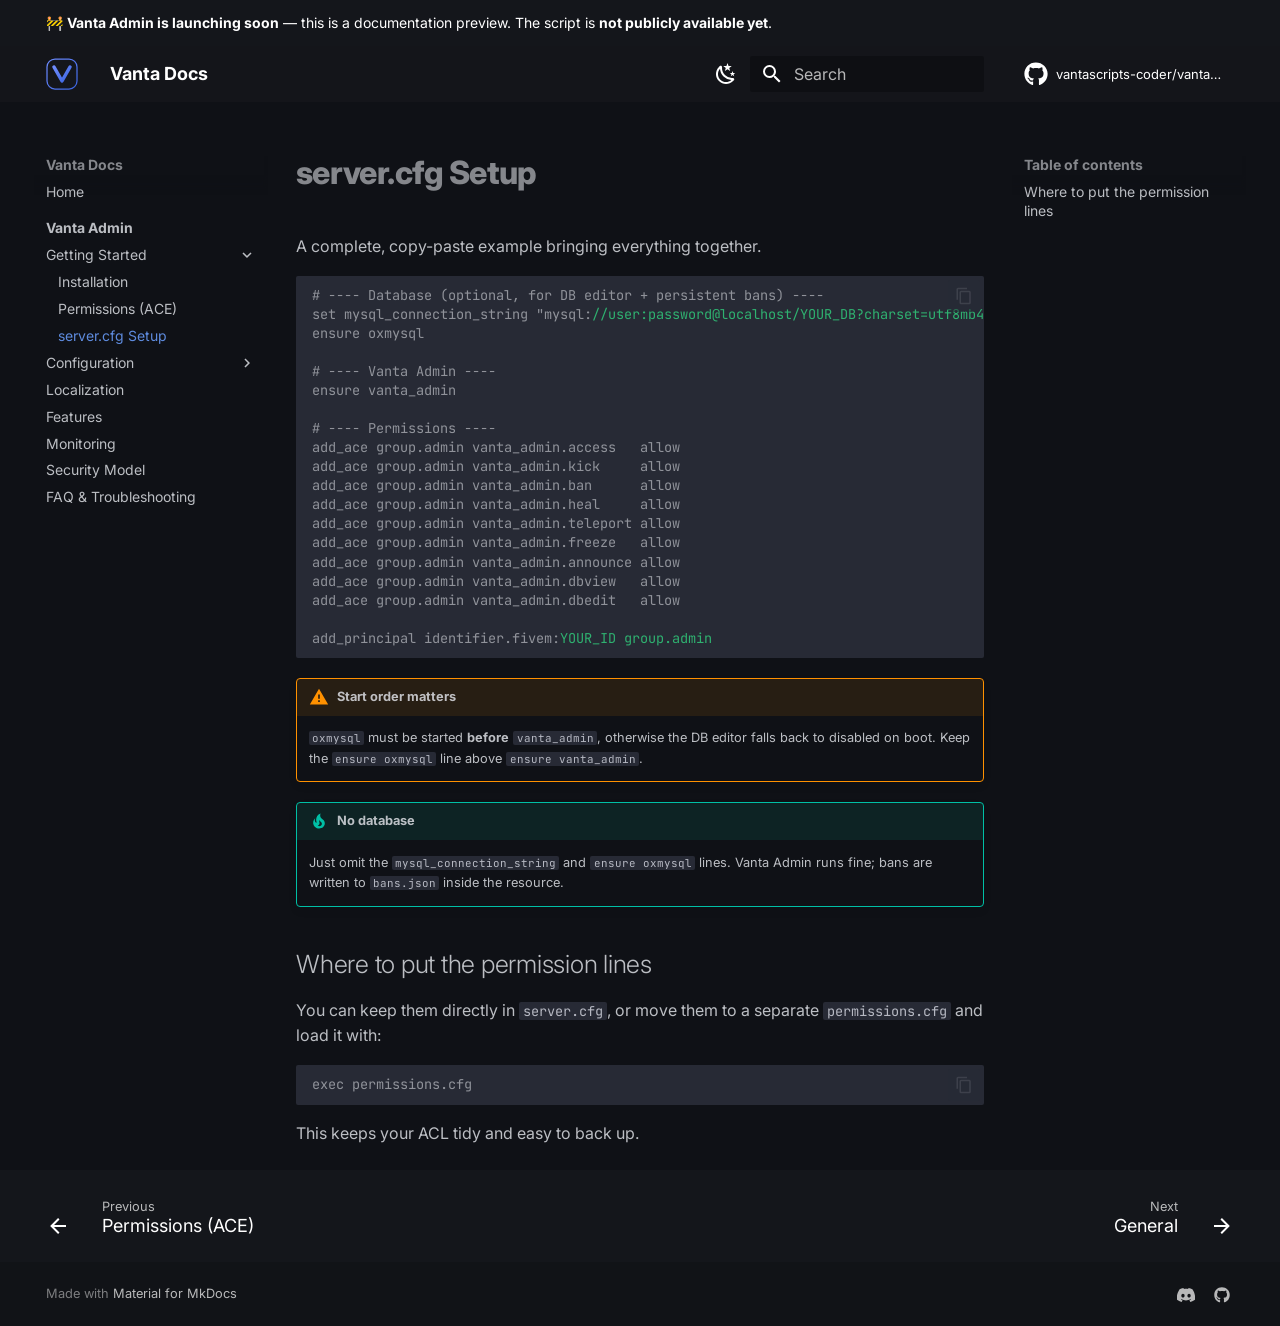
<file: scripts/vanta-admin/getting-started/server-cfg/index.html>
<!doctype html>
<html lang="en" class="no-js">
  <head>
    
      <meta charset="utf-8">
      <meta name="viewport" content="width=device-width,initial-scale=1">
      
        <meta name="description" content="Documentation for Vanta FiveM scripts">
      
      
        <meta name="author" content="Vanta">
      
      
        <link rel="canonical" href="https://vantascripts-coder.github.io/vanta-docs/scripts/vanta-admin/getting-started/server-cfg/">
      
      
        <link rel="prev" href="../permissions/">
      
      
        <link rel="next" href="../../configuration/general/">
      
      
        
      
      
      <link rel="icon" href="../../../../assets/logo.svg">
      <meta name="generator" content="mkdocs-1.6.1, mkdocs-material-9.7.6">
    
    
      
        <title>server.cfg Setup - Vanta Docs</title>
      
    
    
      <link rel="stylesheet" href="../../../../assets/stylesheets/main.484c7ddc.min.css">
      
        
        <link rel="stylesheet" href="../../../../assets/stylesheets/palette.ab4e12ef.min.css">
      
      


    
    
      
    
    
      
        
        
        <link rel="preconnect" href="https://fonts.gstatic.com" crossorigin>
        <link rel="stylesheet" href="https://fonts.googleapis.com/css?family=Inter:300,300i,400,400i,700,700i%7CJetBrains+Mono:400,400i,700,700i&display=fallback">
        <style>:root{--md-text-font:"Inter";--md-code-font:"JetBrains Mono"}</style>
      
    
    
      <link rel="stylesheet" href="../../../../stylesheets/extra.css">
    
    <script>__md_scope=new URL("../../../..",location),__md_hash=e=>[...e].reduce(((e,_)=>(e<<5)-e+_.charCodeAt(0)),0),__md_get=(e,_=localStorage,t=__md_scope)=>JSON.parse(_.getItem(t.pathname+"."+e)),__md_set=(e,_,t=localStorage,a=__md_scope)=>{try{t.setItem(a.pathname+"."+e,JSON.stringify(_))}catch(e){}}</script>
    
      

    
    
  <meta name="robots" content="noindex, nofollow">

  </head>
  
  
    
    
      
    
    
    
    
    <body dir="ltr" data-md-color-scheme="slate" data-md-color-primary="black" data-md-color-accent="indigo">
  
    
    <input class="md-toggle" data-md-toggle="drawer" type="checkbox" id="__drawer" autocomplete="off">
    <input class="md-toggle" data-md-toggle="search" type="checkbox" id="__search" autocomplete="off">
    <label class="md-overlay" for="__drawer"></label>
    <div data-md-component="skip">
      
        
        <a href="#servercfg-setup" class="md-skip">
          Skip to content
        </a>
      
    </div>
    <div data-md-component="announce">
      
        <aside class="md-banner">
          <div class="md-banner__inner md-grid md-typeset">
            
            
  🚧 <strong>Vanta Admin is launching soon</strong> &mdash; this is a documentation
  preview. The script is <strong>not publicly available yet</strong>.

          </div>
          
        </aside>
      
    </div>
    
    
      

  

<header class="md-header md-header--shadow" data-md-component="header">
  <nav class="md-header__inner md-grid" aria-label="Header">
    <a href="../../../.." title="Vanta Docs" class="md-header__button md-logo" aria-label="Vanta Docs" data-md-component="logo">
      
  <img src="../../../../assets/logo.svg" alt="logo">

    </a>
    <label class="md-header__button md-icon" for="__drawer">
      
      <svg xmlns="http://www.w3.org/2000/svg" viewBox="0 0 24 24"><path d="M3 6h18v2H3zm0 5h18v2H3zm0 5h18v2H3z"/></svg>
    </label>
    <div class="md-header__title" data-md-component="header-title">
      <div class="md-header__ellipsis">
        <div class="md-header__topic">
          <span class="md-ellipsis">
            Vanta Docs
          </span>
        </div>
        <div class="md-header__topic" data-md-component="header-topic">
          <span class="md-ellipsis">
            
              server.cfg Setup
            
          </span>
        </div>
      </div>
    </div>
    
      
        <form class="md-header__option" data-md-component="palette">
  
    
    
    
    <input class="md-option" data-md-color-media="" data-md-color-scheme="slate" data-md-color-primary="black" data-md-color-accent="indigo"  aria-label="Switch to light mode"  type="radio" name="__palette" id="__palette_0">
    
      <label class="md-header__button md-icon" title="Switch to light mode" for="__palette_1" hidden>
        <svg xmlns="http://www.w3.org/2000/svg" viewBox="0 0 24 24"><path d="m17.75 4.09-2.53 1.94.91 3.06-2.63-1.81-2.63 1.81.91-3.06-2.53-1.94L12.44 4l1.06-3 1.06 3zm3.5 6.91-1.64 1.25.59 1.98-1.7-1.17-1.7 1.17.59-1.98L15.75 11l2.06-.05L18.5 9l.69 1.95zm-2.28 4.95c.83-.08 1.72 1.1 1.19 1.85-.32.45-.66.87-1.08 1.27C15.17 23 8.84 23 4.94 19.07c-3.91-3.9-3.91-10.24 0-14.14.4-.4.82-.76 1.27-1.08.75-.53 1.93.36 1.85 1.19-.27 2.86.69 5.83 2.89 8.02a9.96 9.96 0 0 0 8.02 2.89m-1.64 2.02a12.08 12.08 0 0 1-7.8-3.47c-2.17-2.19-3.33-5-3.49-7.82-2.81 3.14-2.7 7.96.31 10.98 3.02 3.01 7.84 3.12 10.98.31"/></svg>
      </label>
    
  
    
    
    
    <input class="md-option" data-md-color-media="" data-md-color-scheme="default" data-md-color-primary="black" data-md-color-accent="indigo"  aria-label="Switch to dark mode"  type="radio" name="__palette" id="__palette_1">
    
      <label class="md-header__button md-icon" title="Switch to dark mode" for="__palette_0" hidden>
        <svg xmlns="http://www.w3.org/2000/svg" viewBox="0 0 24 24"><path d="M12 7a5 5 0 0 1 5 5 5 5 0 0 1-5 5 5 5 0 0 1-5-5 5 5 0 0 1 5-5m0 2a3 3 0 0 0-3 3 3 3 0 0 0 3 3 3 3 0 0 0 3-3 3 3 0 0 0-3-3m0-7 2.39 3.42C13.65 5.15 12.84 5 12 5s-1.65.15-2.39.42zM3.34 7l4.16-.35A7.2 7.2 0 0 0 5.94 8.5c-.44.74-.69 1.5-.83 2.29zm.02 10 1.76-3.77a7.131 7.131 0 0 0 2.38 4.14zM20.65 7l-1.77 3.79a7.02 7.02 0 0 0-2.38-4.15zm-.01 10-4.14.36c.59-.51 1.12-1.14 1.54-1.86.42-.73.69-1.5.83-2.29zM12 22l-2.41-3.44c.74.27 1.55.44 2.41.44.82 0 1.63-.17 2.37-.44z"/></svg>
      </label>
    
  
</form>
      
    
    
      <script>var palette=__md_get("__palette");if(palette&&palette.color){if("(prefers-color-scheme)"===palette.color.media){var media=matchMedia("(prefers-color-scheme: light)"),input=document.querySelector(media.matches?"[data-md-color-media='(prefers-color-scheme: light)']":"[data-md-color-media='(prefers-color-scheme: dark)']");palette.color.media=input.getAttribute("data-md-color-media"),palette.color.scheme=input.getAttribute("data-md-color-scheme"),palette.color.primary=input.getAttribute("data-md-color-primary"),palette.color.accent=input.getAttribute("data-md-color-accent")}for(var[key,value]of Object.entries(palette.color))document.body.setAttribute("data-md-color-"+key,value)}</script>
    
    
    
      
      
        <label class="md-header__button md-icon" for="__search">
          
          <svg xmlns="http://www.w3.org/2000/svg" viewBox="0 0 24 24"><path d="M9.5 3A6.5 6.5 0 0 1 16 9.5c0 1.61-.59 3.09-1.56 4.23l.27.27h.79l5 5-1.5 1.5-5-5v-.79l-.27-.27A6.52 6.52 0 0 1 9.5 16 6.5 6.5 0 0 1 3 9.5 6.5 6.5 0 0 1 9.5 3m0 2C7 5 5 7 5 9.5S7 14 9.5 14 14 12 14 9.5 12 5 9.5 5"/></svg>
        </label>
        <div class="md-search" data-md-component="search" role="dialog">
  <label class="md-search__overlay" for="__search"></label>
  <div class="md-search__inner" role="search">
    <form class="md-search__form" name="search">
      <input type="text" class="md-search__input" name="query" aria-label="Search" placeholder="Search" autocapitalize="off" autocorrect="off" autocomplete="off" spellcheck="false" data-md-component="search-query" required>
      <label class="md-search__icon md-icon" for="__search">
        
        <svg xmlns="http://www.w3.org/2000/svg" viewBox="0 0 24 24"><path d="M9.5 3A6.5 6.5 0 0 1 16 9.5c0 1.61-.59 3.09-1.56 4.23l.27.27h.79l5 5-1.5 1.5-5-5v-.79l-.27-.27A6.52 6.52 0 0 1 9.5 16 6.5 6.5 0 0 1 3 9.5 6.5 6.5 0 0 1 9.5 3m0 2C7 5 5 7 5 9.5S7 14 9.5 14 14 12 14 9.5 12 5 9.5 5"/></svg>
        
        <svg xmlns="http://www.w3.org/2000/svg" viewBox="0 0 24 24"><path d="M20 11v2H8l5.5 5.5-1.42 1.42L4.16 12l7.92-7.92L13.5 5.5 8 11z"/></svg>
      </label>
      <nav class="md-search__options" aria-label="Search">
        
        <button type="reset" class="md-search__icon md-icon" title="Clear" aria-label="Clear" tabindex="-1">
          
          <svg xmlns="http://www.w3.org/2000/svg" viewBox="0 0 24 24"><path d="M19 6.41 17.59 5 12 10.59 6.41 5 5 6.41 10.59 12 5 17.59 6.41 19 12 13.41 17.59 19 19 17.59 13.41 12z"/></svg>
        </button>
      </nav>
      
        <div class="md-search__suggest" data-md-component="search-suggest"></div>
      
    </form>
    <div class="md-search__output">
      <div class="md-search__scrollwrap" tabindex="0" data-md-scrollfix>
        <div class="md-search-result" data-md-component="search-result">
          <div class="md-search-result__meta">
            Initializing search
          </div>
          <ol class="md-search-result__list" role="presentation"></ol>
        </div>
      </div>
    </div>
  </div>
</div>
      
    
    
      <div class="md-header__source">
        <a href="https://github.com/vantascripts-coder/vanta-docs" title="Go to repository" class="md-source" data-md-component="source">
  <div class="md-source__icon md-icon">
    
    <svg xmlns="http://www.w3.org/2000/svg" viewBox="0 0 512 512"><!--! Font Awesome Free 7.1.0 by @fontawesome - https://fontawesome.com License - https://fontawesome.com/license/free (Icons: CC BY 4.0, Fonts: SIL OFL 1.1, Code: MIT License) Copyright 2025 Fonticons, Inc.--><path d="M173.9 397.4c0 2-2.3 3.6-5.2 3.6-3.3.3-5.6-1.3-5.6-3.6 0-2 2.3-3.6 5.2-3.6 3-.3 5.6 1.3 5.6 3.6m-31.1-4.5c-.7 2 1.3 4.3 4.3 4.9 2.6 1 5.6 0 6.2-2s-1.3-4.3-4.3-5.2c-2.6-.7-5.5.3-6.2 2.3m44.2-1.7c-2.9.7-4.9 2.6-4.6 4.9.3 2 2.9 3.3 5.9 2.6 2.9-.7 4.9-2.6 4.6-4.6-.3-1.9-3-3.2-5.9-2.9M252.8 8C114.1 8 8 113.3 8 252c0 110.9 69.8 205.8 169.5 239.2 12.8 2.3 17.3-5.6 17.3-12.1 0-6.2-.3-40.4-.3-61.4 0 0-70 15-84.7-29.8 0 0-11.4-29.1-27.8-36.6 0 0-22.9-15.7 1.6-15.4 0 0 24.9 2 38.6 25.8 21.9 38.6 58.6 27.5 72.9 20.9 2.3-16 8.8-27.1 16-33.7-55.9-6.2-112.3-14.3-112.3-110.5 0-27.5 7.6-41.3 23.6-58.9-2.6-6.5-11.1-33.3 2.6-67.9 20.9-6.5 69 27 69 27 20-5.6 41.5-8.5 62.8-8.5s42.8 2.9 62.8 8.5c0 0 48.1-33.6 69-27 13.7 34.7 5.2 61.4 2.6 67.9 16 17.7 25.8 31.5 25.8 58.9 0 96.5-58.9 104.2-114.8 110.5 9.2 7.9 17 22.9 17 46.4 0 33.7-.3 75.4-.3 83.6 0 6.5 4.6 14.4 17.3 12.1C436.2 457.8 504 362.9 504 252 504 113.3 391.5 8 252.8 8M105.2 352.9c-1.3 1-1 3.3.7 5.2 1.6 1.6 3.9 2.3 5.2 1 1.3-1 1-3.3-.7-5.2-1.6-1.6-3.9-2.3-5.2-1m-10.8-8.1c-.7 1.3.3 2.9 2.3 3.9 1.6 1 3.6.7 4.3-.7.7-1.3-.3-2.9-2.3-3.9-2-.6-3.6-.3-4.3.7m32.4 35.6c-1.6 1.3-1 4.3 1.3 6.2 2.3 2.3 5.2 2.6 6.5 1 1.3-1.3.7-4.3-1.3-6.2-2.2-2.3-5.2-2.6-6.5-1m-11.4-14.7c-1.6 1-1.6 3.6 0 5.9s4.3 3.3 5.6 2.3c1.6-1.3 1.6-3.9 0-6.2-1.4-2.3-4-3.3-5.6-2"/></svg>
  </div>
  <div class="md-source__repository">
    vantascripts-coder/vanta-docs
  </div>
</a>
      </div>
    
  </nav>
  
</header>
    
    <div class="md-container" data-md-component="container">
      
      
        
          
        
      
      <main class="md-main" data-md-component="main">
        <div class="md-main__inner md-grid">
          
            
              
              <div class="md-sidebar md-sidebar--primary" data-md-component="sidebar" data-md-type="navigation" >
                <div class="md-sidebar__scrollwrap">
                  <div class="md-sidebar__inner">
                    



<nav class="md-nav md-nav--primary" aria-label="Navigation" data-md-level="0">
  <label class="md-nav__title" for="__drawer">
    <a href="../../../.." title="Vanta Docs" class="md-nav__button md-logo" aria-label="Vanta Docs" data-md-component="logo">
      
  <img src="../../../../assets/logo.svg" alt="logo">

    </a>
    Vanta Docs
  </label>
  
    <div class="md-nav__source">
      <a href="https://github.com/vantascripts-coder/vanta-docs" title="Go to repository" class="md-source" data-md-component="source">
  <div class="md-source__icon md-icon">
    
    <svg xmlns="http://www.w3.org/2000/svg" viewBox="0 0 512 512"><!--! Font Awesome Free 7.1.0 by @fontawesome - https://fontawesome.com License - https://fontawesome.com/license/free (Icons: CC BY 4.0, Fonts: SIL OFL 1.1, Code: MIT License) Copyright 2025 Fonticons, Inc.--><path d="M173.9 397.4c0 2-2.3 3.6-5.2 3.6-3.3.3-5.6-1.3-5.6-3.6 0-2 2.3-3.6 5.2-3.6 3-.3 5.6 1.3 5.6 3.6m-31.1-4.5c-.7 2 1.3 4.3 4.3 4.9 2.6 1 5.6 0 6.2-2s-1.3-4.3-4.3-5.2c-2.6-.7-5.5.3-6.2 2.3m44.2-1.7c-2.9.7-4.9 2.6-4.6 4.9.3 2 2.9 3.3 5.9 2.6 2.9-.7 4.9-2.6 4.6-4.6-.3-1.9-3-3.2-5.9-2.9M252.8 8C114.1 8 8 113.3 8 252c0 110.9 69.8 205.8 169.5 239.2 12.8 2.3 17.3-5.6 17.3-12.1 0-6.2-.3-40.4-.3-61.4 0 0-70 15-84.7-29.8 0 0-11.4-29.1-27.8-36.6 0 0-22.9-15.7 1.6-15.4 0 0 24.9 2 38.6 25.8 21.9 38.6 58.6 27.5 72.9 20.9 2.3-16 8.8-27.1 16-33.7-55.9-6.2-112.3-14.3-112.3-110.5 0-27.5 7.6-41.3 23.6-58.9-2.6-6.5-11.1-33.3 2.6-67.9 20.9-6.5 69 27 69 27 20-5.6 41.5-8.5 62.8-8.5s42.8 2.9 62.8 8.5c0 0 48.1-33.6 69-27 13.7 34.7 5.2 61.4 2.6 67.9 16 17.7 25.8 31.5 25.8 58.9 0 96.5-58.9 104.2-114.8 110.5 9.2 7.9 17 22.9 17 46.4 0 33.7-.3 75.4-.3 83.6 0 6.5 4.6 14.4 17.3 12.1C436.2 457.8 504 362.9 504 252 504 113.3 391.5 8 252.8 8M105.2 352.9c-1.3 1-1 3.3.7 5.2 1.6 1.6 3.9 2.3 5.2 1 1.3-1 1-3.3-.7-5.2-1.6-1.6-3.9-2.3-5.2-1m-10.8-8.1c-.7 1.3.3 2.9 2.3 3.9 1.6 1 3.6.7 4.3-.7.7-1.3-.3-2.9-2.3-3.9-2-.6-3.6-.3-4.3.7m32.4 35.6c-1.6 1.3-1 4.3 1.3 6.2 2.3 2.3 5.2 2.6 6.5 1 1.3-1.3.7-4.3-1.3-6.2-2.2-2.3-5.2-2.6-6.5-1m-11.4-14.7c-1.6 1-1.6 3.6 0 5.9s4.3 3.3 5.6 2.3c1.6-1.3 1.6-3.9 0-6.2-1.4-2.3-4-3.3-5.6-2"/></svg>
  </div>
  <div class="md-source__repository">
    vantascripts-coder/vanta-docs
  </div>
</a>
    </div>
  
  <ul class="md-nav__list" data-md-scrollfix>
    
      
      
  
  
  
  
    <li class="md-nav__item">
      <a href="../../../.." class="md-nav__link">
        
  
  
  <span class="md-ellipsis">
    
  
    Home
  

    
  </span>
  
  

      </a>
    </li>
  

    
      
      
  
  
    
  
  
  
    
    
      
        
          
        
      
        
      
        
      
        
      
        
      
        
      
        
      
        
      
    
    
    
      
        
        
      
    
    
    <li class="md-nav__item md-nav__item--active md-nav__item--section md-nav__item--nested">
      
        
        
        <input class="md-nav__toggle md-toggle " type="checkbox" id="__nav_2" checked>
        
          
          <div class="md-nav__link md-nav__container">
            <a href="../../" class="md-nav__link ">
              
  
  
  <span class="md-ellipsis">
    
  
    Vanta Admin
  

    
  </span>
  
  

            </a>
            
              
              <label class="md-nav__link " for="__nav_2" id="__nav_2_label" tabindex="">
                <span class="md-nav__icon md-icon"></span>
              </label>
            
          </div>
        
        <nav class="md-nav" data-md-level="1" aria-labelledby="__nav_2_label" aria-expanded="true">
          <label class="md-nav__title" for="__nav_2">
            <span class="md-nav__icon md-icon"></span>
            
  
    Vanta Admin
  

          </label>
          <ul class="md-nav__list" data-md-scrollfix>
            
              
            
              
                
  
  
    
  
  
  
    
    
      
        
      
        
      
        
      
    
    
    
      
    
    
    <li class="md-nav__item md-nav__item--active md-nav__item--nested">
      
        
        
        <input class="md-nav__toggle md-toggle " type="checkbox" id="__nav_2_2" checked>
        
          
          <label class="md-nav__link" for="__nav_2_2" id="__nav_2_2_label" tabindex="0">
            
  
  
  <span class="md-ellipsis">
    
  
    Getting Started
  

    
  </span>
  
  

            <span class="md-nav__icon md-icon"></span>
          </label>
        
        <nav class="md-nav" data-md-level="2" aria-labelledby="__nav_2_2_label" aria-expanded="true">
          <label class="md-nav__title" for="__nav_2_2">
            <span class="md-nav__icon md-icon"></span>
            
  
    Getting Started
  

          </label>
          <ul class="md-nav__list" data-md-scrollfix>
            
              
                
  
  
  
  
    <li class="md-nav__item">
      <a href="../installation/" class="md-nav__link">
        
  
  
  <span class="md-ellipsis">
    
  
    Installation
  

    
  </span>
  
  

      </a>
    </li>
  

              
            
              
                
  
  
  
  
    <li class="md-nav__item">
      <a href="../permissions/" class="md-nav__link">
        
  
  
  <span class="md-ellipsis">
    
  
    Permissions (ACE)
  

    
  </span>
  
  

      </a>
    </li>
  

              
            
              
                
  
  
    
  
  
  
    <li class="md-nav__item md-nav__item--active">
      
      <input class="md-nav__toggle md-toggle" type="checkbox" id="__toc">
      
      
        
      
      
        <label class="md-nav__link md-nav__link--active" for="__toc">
          
  
  
  <span class="md-ellipsis">
    
  
    server.cfg Setup
  

    
  </span>
  
  

          <span class="md-nav__icon md-icon"></span>
        </label>
      
      <a href="./" class="md-nav__link md-nav__link--active">
        
  
  
  <span class="md-ellipsis">
    
  
    server.cfg Setup
  

    
  </span>
  
  

      </a>
      
        

<nav class="md-nav md-nav--secondary" aria-label="Table of contents">
  
  
  
    
  
  
    <label class="md-nav__title" for="__toc">
      <span class="md-nav__icon md-icon"></span>
      Table of contents
    </label>
    <ul class="md-nav__list" data-md-component="toc" data-md-scrollfix>
      
        <li class="md-nav__item">
  <a href="#where-to-put-the-permission-lines" class="md-nav__link">
    <span class="md-ellipsis">
      
        Where to put the permission lines
      
    </span>
  </a>
  
</li>
      
    </ul>
  
</nav>
      
    </li>
  

              
            
          </ul>
        </nav>
      
    </li>
  

              
            
              
                
  
  
  
  
    
    
      
        
      
        
      
        
      
    
    
    
      
    
    
    <li class="md-nav__item md-nav__item--nested">
      
        
        
        <input class="md-nav__toggle md-toggle " type="checkbox" id="__nav_2_3" >
        
          
          <label class="md-nav__link" for="__nav_2_3" id="__nav_2_3_label" tabindex="0">
            
  
  
  <span class="md-ellipsis">
    
  
    Configuration
  

    
  </span>
  
  

            <span class="md-nav__icon md-icon"></span>
          </label>
        
        <nav class="md-nav" data-md-level="2" aria-labelledby="__nav_2_3_label" aria-expanded="false">
          <label class="md-nav__title" for="__nav_2_3">
            <span class="md-nav__icon md-icon"></span>
            
  
    Configuration
  

          </label>
          <ul class="md-nav__list" data-md-scrollfix>
            
              
                
  
  
  
  
    <li class="md-nav__item">
      <a href="../../configuration/general/" class="md-nav__link">
        
  
  
  <span class="md-ellipsis">
    
  
    General
  

    
  </span>
  
  

      </a>
    </li>
  

              
            
              
                
  
  
  
  
    <li class="md-nav__item">
      <a href="../../configuration/database/" class="md-nav__link">
        
  
  
  <span class="md-ellipsis">
    
  
    Database Editor
  

    
  </span>
  
  

      </a>
    </li>
  

              
            
              
                
  
  
  
  
    <li class="md-nav__item">
      <a href="../../configuration/presets/" class="md-nav__link">
        
  
  
  <span class="md-ellipsis">
    
  
    Framework Presets
  

    
  </span>
  
  

      </a>
    </li>
  

              
            
          </ul>
        </nav>
      
    </li>
  

              
            
              
                
  
  
  
  
    <li class="md-nav__item">
      <a href="../../localization/" class="md-nav__link">
        
  
  
  <span class="md-ellipsis">
    
  
    Localization
  

    
  </span>
  
  

      </a>
    </li>
  

              
            
              
                
  
  
  
  
    <li class="md-nav__item">
      <a href="../../features/" class="md-nav__link">
        
  
  
  <span class="md-ellipsis">
    
  
    Features
  

    
  </span>
  
  

      </a>
    </li>
  

              
            
              
                
  
  
  
  
    <li class="md-nav__item">
      <a href="../../monitoring/" class="md-nav__link">
        
  
  
  <span class="md-ellipsis">
    
  
    Monitoring
  

    
  </span>
  
  

      </a>
    </li>
  

              
            
              
                
  
  
  
  
    <li class="md-nav__item">
      <a href="../../security/" class="md-nav__link">
        
  
  
  <span class="md-ellipsis">
    
  
    Security Model
  

    
  </span>
  
  

      </a>
    </li>
  

              
            
              
                
  
  
  
  
    <li class="md-nav__item">
      <a href="../../faq/" class="md-nav__link">
        
  
  
  <span class="md-ellipsis">
    
  
    FAQ & Troubleshooting
  

    
  </span>
  
  

      </a>
    </li>
  

              
            
          </ul>
        </nav>
      
    </li>
  

    
  </ul>
</nav>
                  </div>
                </div>
              </div>
            
            
              
              <div class="md-sidebar md-sidebar--secondary" data-md-component="sidebar" data-md-type="toc" >
                <div class="md-sidebar__scrollwrap">
                  <div class="md-sidebar__inner">
                    

<nav class="md-nav md-nav--secondary" aria-label="Table of contents">
  
  
  
    
  
  
    <label class="md-nav__title" for="__toc">
      <span class="md-nav__icon md-icon"></span>
      Table of contents
    </label>
    <ul class="md-nav__list" data-md-component="toc" data-md-scrollfix>
      
        <li class="md-nav__item">
  <a href="#where-to-put-the-permission-lines" class="md-nav__link">
    <span class="md-ellipsis">
      
        Where to put the permission lines
      
    </span>
  </a>
  
</li>
      
    </ul>
  
</nav>
                  </div>
                </div>
              </div>
            
          
          
            <div class="md-content" data-md-component="content">
              
              <article class="md-content__inner md-typeset">
                
                  


  
  


<h1 id="servercfg-setup">server.cfg Setup<a class="headerlink" href="#servercfg-setup" title="Permanent link">&para;</a></h1>
<p>A complete, copy-paste example bringing everything together.</p>
<div class="highlight"><pre><span></span><code><span id="__span-0-1"><a id="__codelineno-0-1" name="__codelineno-0-1" href="#__codelineno-0-1"></a><span class="c1"># ---- Database (optional, for DB editor + persistent bans) ----</span>
</span><span id="__span-0-2"><a id="__codelineno-0-2" name="__codelineno-0-2" href="#__codelineno-0-2"></a><span class="na">set mysql_connection_string &quot;mysql</span><span class="o">:</span><span class="s">//user:password@localhost/YOUR_DB?charset=utf8mb4&quot;</span>
</span><span id="__span-0-3"><a id="__codelineno-0-3" name="__codelineno-0-3" href="#__codelineno-0-3"></a><span class="na">ensure oxmysql</span>
</span><span id="__span-0-4"><a id="__codelineno-0-4" name="__codelineno-0-4" href="#__codelineno-0-4"></a>
</span><span id="__span-0-5"><a id="__codelineno-0-5" name="__codelineno-0-5" href="#__codelineno-0-5"></a><span class="c1"># ---- Vanta Admin ----</span>
</span><span id="__span-0-6"><a id="__codelineno-0-6" name="__codelineno-0-6" href="#__codelineno-0-6"></a><span class="na">ensure vanta_admin</span>
</span><span id="__span-0-7"><a id="__codelineno-0-7" name="__codelineno-0-7" href="#__codelineno-0-7"></a>
</span><span id="__span-0-8"><a id="__codelineno-0-8" name="__codelineno-0-8" href="#__codelineno-0-8"></a><span class="c1"># ---- Permissions ----</span>
</span><span id="__span-0-9"><a id="__codelineno-0-9" name="__codelineno-0-9" href="#__codelineno-0-9"></a><span class="na">add_ace group.admin vanta_admin.access   allow</span>
</span><span id="__span-0-10"><a id="__codelineno-0-10" name="__codelineno-0-10" href="#__codelineno-0-10"></a><span class="na">add_ace group.admin vanta_admin.kick     allow</span>
</span><span id="__span-0-11"><a id="__codelineno-0-11" name="__codelineno-0-11" href="#__codelineno-0-11"></a><span class="na">add_ace group.admin vanta_admin.ban      allow</span>
</span><span id="__span-0-12"><a id="__codelineno-0-12" name="__codelineno-0-12" href="#__codelineno-0-12"></a><span class="na">add_ace group.admin vanta_admin.heal     allow</span>
</span><span id="__span-0-13"><a id="__codelineno-0-13" name="__codelineno-0-13" href="#__codelineno-0-13"></a><span class="na">add_ace group.admin vanta_admin.teleport allow</span>
</span><span id="__span-0-14"><a id="__codelineno-0-14" name="__codelineno-0-14" href="#__codelineno-0-14"></a><span class="na">add_ace group.admin vanta_admin.freeze   allow</span>
</span><span id="__span-0-15"><a id="__codelineno-0-15" name="__codelineno-0-15" href="#__codelineno-0-15"></a><span class="na">add_ace group.admin vanta_admin.announce allow</span>
</span><span id="__span-0-16"><a id="__codelineno-0-16" name="__codelineno-0-16" href="#__codelineno-0-16"></a><span class="na">add_ace group.admin vanta_admin.dbview   allow</span>
</span><span id="__span-0-17"><a id="__codelineno-0-17" name="__codelineno-0-17" href="#__codelineno-0-17"></a><span class="na">add_ace group.admin vanta_admin.dbedit   allow</span>
</span><span id="__span-0-18"><a id="__codelineno-0-18" name="__codelineno-0-18" href="#__codelineno-0-18"></a>
</span><span id="__span-0-19"><a id="__codelineno-0-19" name="__codelineno-0-19" href="#__codelineno-0-19"></a><span class="na">add_principal identifier.fivem</span><span class="o">:</span><span class="s">YOUR_ID group.admin</span>
</span></code></pre></div>
<div class="admonition warning">
<p class="admonition-title">Start order matters</p>
<p><code>oxmysql</code> must be started <strong>before</strong> <code>vanta_admin</code>, otherwise the DB editor
falls back to disabled on boot. Keep the <code>ensure oxmysql</code> line above
<code>ensure vanta_admin</code>.</p>
</div>
<div class="admonition tip">
<p class="admonition-title">No database</p>
<p>Just omit the <code>mysql_connection_string</code> and <code>ensure oxmysql</code> lines. Vanta
Admin runs fine; bans are written to <code>bans.json</code> inside the resource.</p>
</div>
<h2 id="where-to-put-the-permission-lines">Where to put the permission lines<a class="headerlink" href="#where-to-put-the-permission-lines" title="Permanent link">&para;</a></h2>
<p>You can keep them directly in <code>server.cfg</code>, or move them to a separate
<code>permissions.cfg</code> and load it with:</p>
<div class="highlight"><pre><span></span><code><span id="__span-1-1"><a id="__codelineno-1-1" name="__codelineno-1-1" href="#__codelineno-1-1"></a><span class="na">exec permissions.cfg</span>
</span></code></pre></div>
<p>This keeps your ACL tidy and easy to back up.</p>












                
              </article>
            </div>
          
          
<script>var target=document.getElementById(location.hash.slice(1));target&&target.name&&(target.checked=target.name.startsWith("__tabbed_"))</script>
        </div>
        
          <button type="button" class="md-top md-icon" data-md-component="top" hidden>
  
  <svg xmlns="http://www.w3.org/2000/svg" viewBox="0 0 24 24"><path d="M13 20h-2V8l-5.5 5.5-1.42-1.42L12 4.16l7.92 7.92-1.42 1.42L13 8z"/></svg>
  Back to top
</button>
        
      </main>
      
        <footer class="md-footer">
  
    
      
      <nav class="md-footer__inner md-grid" aria-label="Footer" >
        
          
          <a href="../permissions/" class="md-footer__link md-footer__link--prev" aria-label="Previous: Permissions (ACE)">
            <div class="md-footer__button md-icon">
              
              <svg xmlns="http://www.w3.org/2000/svg" viewBox="0 0 24 24"><path d="M20 11v2H8l5.5 5.5-1.42 1.42L4.16 12l7.92-7.92L13.5 5.5 8 11z"/></svg>
            </div>
            <div class="md-footer__title">
              <span class="md-footer__direction">
                Previous
              </span>
              <div class="md-ellipsis">
                Permissions (ACE)
              </div>
            </div>
          </a>
        
        
          
          <a href="../../configuration/general/" class="md-footer__link md-footer__link--next" aria-label="Next: General">
            <div class="md-footer__title">
              <span class="md-footer__direction">
                Next
              </span>
              <div class="md-ellipsis">
                General
              </div>
            </div>
            <div class="md-footer__button md-icon">
              
              <svg xmlns="http://www.w3.org/2000/svg" viewBox="0 0 24 24"><path d="M4 11v2h12l-5.5 5.5 1.42 1.42L19.84 12l-7.92-7.92L10.5 5.5 16 11z"/></svg>
            </div>
          </a>
        
      </nav>
    
  
  <div class="md-footer-meta md-typeset">
    <div class="md-footer-meta__inner md-grid">
      <div class="md-copyright">
  
  
    Made with
    <a href="https://squidfunk.github.io/mkdocs-material/" target="_blank" rel="noopener">
      Material for MkDocs
    </a>
  
</div>
      
        
<div class="md-social">
  
    
    
    
    
    <a href="https://discord.gg/your-invite" target="_blank" rel="noopener" title="Vanta Discord" class="md-social__link">
      <svg xmlns="http://www.w3.org/2000/svg" viewBox="0 0 576 512"><!--! Font Awesome Free 7.1.0 by @fontawesome - https://fontawesome.com License - https://fontawesome.com/license/free (Icons: CC BY 4.0, Fonts: SIL OFL 1.1, Code: MIT License) Copyright 2025 Fonticons, Inc.--><path d="M492.5 69.8c-.2-.3-.4-.6-.8-.7-38.1-17.5-78.4-30-119.7-37.1-.4-.1-.8 0-1.1.1s-.6.4-.8.8c-5.5 9.9-10.5 20.2-14.9 30.6-44.6-6.8-89.9-6.8-134.4 0-4.5-10.5-9.5-20.7-15.1-30.6-.2-.3-.5-.6-.8-.8s-.7-.2-1.1-.2C162.5 39 122.2 51.5 84.1 69c-.3.1-.6.4-.8.7C7.1 183.5-13.8 294.6-3.6 404.2c0 .3.1.5.2.8s.3.4.5.6c44.4 32.9 94 58 146.8 74.2.4.1.8.1 1.1 0s.7-.4.9-.7c11.3-15.4 21.4-31.8 30-48.8.1-.2.2-.5.2-.8s0-.5-.1-.8-.2-.5-.4-.6-.4-.3-.7-.4c-15.8-6.1-31.2-13.4-45.9-21.9-.3-.2-.5-.4-.7-.6s-.3-.6-.3-.9 0-.6.2-.9.3-.5.6-.7c3.1-2.3 6.2-4.7 9.1-7.1.3-.2.6-.4.9-.4s.7 0 1 .1c96.2 43.9 200.4 43.9 295.5 0 .3-.1.7-.2 1-.2s.7.2.9.4c2.9 2.4 6 4.9 9.1 7.2.2.2.4.4.6.7s.2.6.2.9-.1.6-.3.9-.4.5-.6.6c-14.7 8.6-30 15.9-45.9 21.8-.2.1-.5.2-.7.4s-.3.4-.4.7-.1.5-.1.8.1.5.2.8c8.8 17 18.8 33.3 30 48.8.2.3.6.6.9.7s.8.1 1.1 0c52.9-16.2 102.6-41.3 147.1-74.2.2-.2.4-.4.5-.6s.2-.5.2-.8c12.3-126.8-20.5-236.9-86.9-334.5zm-302 267.7c-29 0-52.8-26.6-52.8-59.2s23.4-59.2 52.8-59.2c29.7 0 53.3 26.8 52.8 59.2 0 32.7-23.4 59.2-52.8 59.2m195.4 0c-29 0-52.8-26.6-52.8-59.2s23.4-59.2 52.8-59.2c29.7 0 53.3 26.8 52.8 59.2 0 32.7-23.2 59.2-52.8 59.2"/></svg>
    </a>
  
    
    
    
    
      
      
    
    <a href="https://github.com/vantascripts-coder" target="_blank" rel="noopener" title="github.com" class="md-social__link">
      <svg xmlns="http://www.w3.org/2000/svg" viewBox="0 0 512 512"><!--! Font Awesome Free 7.1.0 by @fontawesome - https://fontawesome.com License - https://fontawesome.com/license/free (Icons: CC BY 4.0, Fonts: SIL OFL 1.1, Code: MIT License) Copyright 2025 Fonticons, Inc.--><path d="M173.9 397.4c0 2-2.3 3.6-5.2 3.6-3.3.3-5.6-1.3-5.6-3.6 0-2 2.3-3.6 5.2-3.6 3-.3 5.6 1.3 5.6 3.6m-31.1-4.5c-.7 2 1.3 4.3 4.3 4.9 2.6 1 5.6 0 6.2-2s-1.3-4.3-4.3-5.2c-2.6-.7-5.5.3-6.2 2.3m44.2-1.7c-2.9.7-4.9 2.6-4.6 4.9.3 2 2.9 3.3 5.9 2.6 2.9-.7 4.9-2.6 4.6-4.6-.3-1.9-3-3.2-5.9-2.9M252.8 8C114.1 8 8 113.3 8 252c0 110.9 69.8 205.8 169.5 239.2 12.8 2.3 17.3-5.6 17.3-12.1 0-6.2-.3-40.4-.3-61.4 0 0-70 15-84.7-29.8 0 0-11.4-29.1-27.8-36.6 0 0-22.9-15.7 1.6-15.4 0 0 24.9 2 38.6 25.8 21.9 38.6 58.6 27.5 72.9 20.9 2.3-16 8.8-27.1 16-33.7-55.9-6.2-112.3-14.3-112.3-110.5 0-27.5 7.6-41.3 23.6-58.9-2.6-6.5-11.1-33.3 2.6-67.9 20.9-6.5 69 27 69 27 20-5.6 41.5-8.5 62.8-8.5s42.8 2.9 62.8 8.5c0 0 48.1-33.6 69-27 13.7 34.7 5.2 61.4 2.6 67.9 16 17.7 25.8 31.5 25.8 58.9 0 96.5-58.9 104.2-114.8 110.5 9.2 7.9 17 22.9 17 46.4 0 33.7-.3 75.4-.3 83.6 0 6.5 4.6 14.4 17.3 12.1C436.2 457.8 504 362.9 504 252 504 113.3 391.5 8 252.8 8M105.2 352.9c-1.3 1-1 3.3.7 5.2 1.6 1.6 3.9 2.3 5.2 1 1.3-1 1-3.3-.7-5.2-1.6-1.6-3.9-2.3-5.2-1m-10.8-8.1c-.7 1.3.3 2.9 2.3 3.9 1.6 1 3.6.7 4.3-.7.7-1.3-.3-2.9-2.3-3.9-2-.6-3.6-.3-4.3.7m32.4 35.6c-1.6 1.3-1 4.3 1.3 6.2 2.3 2.3 5.2 2.6 6.5 1 1.3-1.3.7-4.3-1.3-6.2-2.2-2.3-5.2-2.6-6.5-1m-11.4-14.7c-1.6 1-1.6 3.6 0 5.9s4.3 3.3 5.6 2.3c1.6-1.3 1.6-3.9 0-6.2-1.4-2.3-4-3.3-5.6-2"/></svg>
    </a>
  
</div>
      
    </div>
  </div>
</footer>
      
    </div>
    <div class="md-dialog" data-md-component="dialog">
      <div class="md-dialog__inner md-typeset"></div>
    </div>
    
    
    
      
      
      <script id="__config" type="application/json">{"annotate": null, "base": "../../../..", "features": ["navigation.sections", "navigation.top", "navigation.tracking", "navigation.footer", "navigation.indexes", "search.suggest", "search.highlight", "content.code.copy", "content.code.annotate", "toc.follow"], "search": "../../../../assets/javascripts/workers/search.2c215733.min.js", "tags": null, "translations": {"clipboard.copied": "Copied to clipboard", "clipboard.copy": "Copy to clipboard", "search.result.more.one": "1 more on this page", "search.result.more.other": "# more on this page", "search.result.none": "No matching documents", "search.result.one": "1 matching document", "search.result.other": "# matching documents", "search.result.placeholder": "Type to start searching", "search.result.term.missing": "Missing", "select.version": "Select version"}, "version": null}</script>
    
    
      <script src="../../../../assets/javascripts/bundle.79ae519e.min.js"></script>
      
    
  </body>
</html>
</file>
<file: stylesheets/extra.css>
/* ===========================================================================
   Vanta brand tweaks for MkDocs Material
   =========================================================================== */

:root {
  --md-accent-fg-color: #4f7cff;
}

/* Dark scheme: deep "vantablack" surfaces + indigo accent */
[data-md-color-scheme="slate"] {
  --md-primary-fg-color: #14161c;
  --md-default-bg-color: #0f1116;
  --md-accent-fg-color: #6f8cff;
}

/* Header logo sizing */
.md-header__button.md-logo img,
.md-header__button.md-logo svg {
  height: 1.6rem;
  width: 1.6rem;
}

/* Cards: subtle hover lift */
.md-typeset .grid.cards > ul > li,
.md-typeset .grid.cards > :is(ul, ol) > li {
  border: 1px solid var(--md-default-fg-color--lightest);
  border-radius: 12px;
  transition: border-color .15s ease, transform .15s ease;
}
.md-typeset .grid.cards > ul > li:hover {
  border-color: var(--md-accent-fg-color);
  transform: translateY(-2px);
}

/* Make the home hero title a touch bigger */
.md-typeset h1 {
  font-weight: 800;
  letter-spacing: -0.02em;
}
</file>
<file: assets/stylesheets/main.484c7ddc.min.css>
@charset "UTF-8";html{-webkit-text-size-adjust:none;-moz-text-size-adjust:none;text-size-adjust:none;box-sizing:border-box}*,:after,:before{box-sizing:inherit}@media (prefers-reduced-motion){*,:after,:before{transition:none!important}}body{margin:0}a,button,input,label{-webkit-tap-highlight-color:transparent}a{color:inherit;text-decoration:none}hr{border:0;box-sizing:initial;display:block;height:.05rem;overflow:visible;padding:0}small{font-size:80%}sub,sup{line-height:1em}img{border-style:none}table{border-collapse:initial;border-spacing:0}td,th{font-weight:400;vertical-align:top}button{background:#0000;border:0;font-family:inherit;font-size:inherit;margin:0;padding:0}input{border:0;outline:none}:root{--md-primary-fg-color:#4051b5;--md-primary-fg-color--light:#5d6cc0;--md-primary-fg-color--dark:#303fa1;--md-primary-bg-color:#fff;--md-primary-bg-color--light:#ffffffb3;--md-accent-fg-color:#526cfe;--md-accent-fg-color--transparent:#526cfe1a;--md-accent-bg-color:#fff;--md-accent-bg-color--light:#ffffffb3}[data-md-color-scheme=default]{color-scheme:light}[data-md-color-scheme=default] img[src$="#gh-dark-mode-only"],[data-md-color-scheme=default] img[src$="#only-dark"]{display:none}:root,[data-md-color-scheme=default]{--md-hue:225deg;--md-default-fg-color:#000000de;--md-default-fg-color--light:#0000008a;--md-default-fg-color--lighter:#00000052;--md-default-fg-color--lightest:#00000012;--md-default-bg-color:#fff;--md-default-bg-color--light:#ffffffb3;--md-default-bg-color--lighter:#ffffff4d;--md-default-bg-color--lightest:#ffffff1f;--md-code-fg-color:#36464e;--md-code-bg-color:#f5f5f5;--md-code-bg-color--light:#f5f5f5b3;--md-code-bg-color--lighter:#f5f5f54d;--md-code-hl-color:#4287ff;--md-code-hl-color--light:#4287ff1a;--md-code-hl-number-color:#d52a2a;--md-code-hl-special-color:#db1457;--md-code-hl-function-color:#a846b9;--md-code-hl-constant-color:#6e59d9;--md-code-hl-keyword-color:#3f6ec6;--md-code-hl-string-color:#1c7d4d;--md-code-hl-name-color:var(--md-code-fg-color);--md-code-hl-operator-color:var(--md-default-fg-color--light);--md-code-hl-punctuation-color:var(--md-default-fg-color--light);--md-code-hl-comment-color:var(--md-default-fg-color--light);--md-code-hl-generic-color:var(--md-default-fg-color--light);--md-code-hl-variable-color:var(--md-default-fg-color--light);--md-typeset-color:var(--md-default-fg-color);--md-typeset-a-color:var(--md-primary-fg-color);--md-typeset-del-color:#f5503d26;--md-typeset-ins-color:#0bd57026;--md-typeset-kbd-color:#fafafa;--md-typeset-kbd-accent-color:#fff;--md-typeset-kbd-border-color:#b8b8b8;--md-typeset-mark-color:#ffff0080;--md-typeset-table-color:#0000001f;--md-typeset-table-color--light:rgba(0,0,0,.035);--md-admonition-fg-color:var(--md-default-fg-color);--md-admonition-bg-color:var(--md-default-bg-color);--md-warning-fg-color:#000000de;--md-warning-bg-color:#ff9;--md-footer-fg-color:#fff;--md-footer-fg-color--light:#ffffffb3;--md-footer-fg-color--lighter:#ffffff73;--md-footer-bg-color:#000000de;--md-footer-bg-color--dark:#00000052;--md-shadow-z1:0 0.2rem 0.5rem #0000000d,0 0 0.05rem #0000001a;--md-shadow-z2:0 0.2rem 0.5rem #0000001a,0 0 0.05rem #00000040;--md-shadow-z3:0 0.2rem 0.5rem #0003,0 0 0.05rem #00000059}.md-icon svg{fill:currentcolor;display:block;height:1.2rem;width:1.2rem}body{-webkit-font-smoothing:antialiased;-moz-osx-font-smoothing:grayscale;--md-text-font-family:var(--md-text-font,_),-apple-system,BlinkMacSystemFont,Helvetica,Arial,sans-serif;--md-code-font-family:var(--md-code-font,_),SFMono-Regular,Consolas,Menlo,monospace}aside,body,input{font-feature-settings:"kern","liga";color:var(--md-typeset-color);font-family:var(--md-text-font-family)}code,kbd,pre{font-feature-settings:"kern";font-family:var(--md-code-font-family)}:root{--md-typeset-table-sort-icon:url('data:image/svg+xml;charset=utf-8,<svg xmlns="http://www.w3.org/2000/svg" viewBox="0 0 24 24"><path d="m18 21-4-4h3V7h-3l4-4 4 4h-3v10h3M2 19v-2h10v2M2 13v-2h7v2M2 7V5h4v2z"/></svg>');--md-typeset-table-sort-icon--asc:url('data:image/svg+xml;charset=utf-8,<svg xmlns="http://www.w3.org/2000/svg" viewBox="0 0 24 24"><path d="M19 17h3l-4 4-4-4h3V3h2M2 17h10v2H2M6 5v2H2V5m0 6h7v2H2z"/></svg>');--md-typeset-table-sort-icon--desc:url('data:image/svg+xml;charset=utf-8,<svg xmlns="http://www.w3.org/2000/svg" viewBox="0 0 24 24"><path d="M19 7h3l-4-4-4 4h3v14h2M2 17h10v2H2M6 5v2H2V5m0 6h7v2H2z"/></svg>')}.md-typeset{-webkit-print-color-adjust:exact;color-adjust:exact;font-size:.8rem;line-height:1.6;overflow-wrap:break-word}@media print{.md-typeset{font-size:.68rem}}.md-typeset blockquote,.md-typeset dl,.md-typeset figure,.md-typeset ol,.md-typeset pre,.md-typeset ul{margin-bottom:1em;margin-top:1em}.md-typeset h1{color:var(--md-default-fg-color--light);font-size:2em;line-height:1.3;margin:0 0 1.25em}.md-typeset h1,.md-typeset h2{font-weight:300;letter-spacing:-.01em}.md-typeset h2{font-size:1.5625em;line-height:1.4;margin:1.6em 0 .64em}.md-typeset h3{font-size:1.25em;font-weight:400;letter-spacing:-.01em;line-height:1.5;margin:1.6em 0 .8em}.md-typeset h2+h3{margin-top:.8em}.md-typeset h4{font-weight:700;letter-spacing:-.01em;margin:1em 0}.md-typeset h5,.md-typeset h6{color:var(--md-default-fg-color--light);font-size:.8em;font-weight:700;letter-spacing:-.01em;margin:1.25em 0}.md-typeset h5{text-transform:uppercase}.md-typeset h5 code{text-transform:none}.md-typeset hr{border-bottom:.05rem solid var(--md-default-fg-color--lightest);display:flow-root;margin:1.5em 0}.md-typeset a{color:var(--md-typeset-a-color);word-break:break-word}.md-typeset a,.md-typeset a:before{transition:color 125ms}.md-typeset a:focus,.md-typeset a:hover{color:var(--md-accent-fg-color)}.md-typeset a:focus code,.md-typeset a:hover code{background-color:var(--md-accent-fg-color--transparent);color:var(--md-accent-fg-color)}.md-typeset a code{color:var(--md-typeset-a-color)}.md-typeset a.focus-visible{outline-color:var(--md-accent-fg-color);outline-offset:.2rem}.md-typeset code,.md-typeset kbd,.md-typeset pre{color:var(--md-code-fg-color);direction:ltr;font-variant-ligatures:none;transition:background-color 125ms}@media print{.md-typeset code,.md-typeset kbd,.md-typeset pre{white-space:pre-wrap}}.md-typeset code{background-color:var(--md-code-bg-color);border-radius:.1rem;-webkit-box-decoration-break:clone;box-decoration-break:clone;font-size:.85em;padding:0 .2941176471em;transition:color 125ms,background-color 125ms;word-break:break-word}.md-typeset code:not(.focus-visible){-webkit-tap-highlight-color:transparent;outline:none}.md-typeset pre{display:flow-root;line-height:1.4;position:relative}.md-typeset pre>code{-webkit-box-decoration-break:slice;box-decoration-break:slice;box-shadow:none;display:block;margin:0;outline-color:var(--md-accent-fg-color);overflow:auto;padding:.7720588235em 1.1764705882em;scrollbar-color:var(--md-default-fg-color--lighter) #0000;scrollbar-width:thin;touch-action:auto;word-break:normal}.md-typeset pre>code:hover{scrollbar-color:var(--md-accent-fg-color) #0000}.md-typeset pre>code::-webkit-scrollbar{height:.2rem;width:.2rem}.md-typeset pre>code::-webkit-scrollbar-thumb{background-color:var(--md-default-fg-color--lighter)}.md-typeset pre>code::-webkit-scrollbar-thumb:hover{background-color:var(--md-accent-fg-color)}.md-typeset kbd{background-color:var(--md-typeset-kbd-color);border-radius:.1rem;box-shadow:0 .1rem 0 .05rem var(--md-typeset-kbd-border-color),0 .1rem 0 var(--md-typeset-kbd-border-color),0 -.1rem .2rem var(--md-typeset-kbd-accent-color) inset;color:var(--md-default-fg-color);display:inline-block;font-size:.75em;padding:0 .6666666667em;vertical-align:text-top;word-break:break-word}.md-typeset mark{background-color:var(--md-typeset-mark-color);-webkit-box-decoration-break:clone;box-decoration-break:clone;color:inherit;word-break:break-word}.md-typeset abbr{cursor:help;text-decoration:none}.md-typeset [data-preview],.md-typeset abbr{border-bottom:.05rem dotted var(--md-default-fg-color--light)}.md-typeset small{opacity:.75}[dir=ltr] .md-typeset sub,[dir=ltr] .md-typeset sup{margin-left:.078125em}[dir=rtl] .md-typeset sub,[dir=rtl] .md-typeset sup{margin-right:.078125em}[dir=ltr] .md-typeset blockquote{padding-left:.6rem}[dir=rtl] .md-typeset blockquote{padding-right:.6rem}[dir=ltr] .md-typeset blockquote{border-left:.2rem solid var(--md-default-fg-color--lighter)}[dir=rtl] .md-typeset blockquote{border-right:.2rem solid var(--md-default-fg-color--lighter)}.md-typeset blockquote{color:var(--md-default-fg-color--light);margin-left:0;margin-right:0}.md-typeset ul{list-style-type:disc}.md-typeset ul[type]{list-style-type:revert-layer}[dir=ltr] .md-typeset ol,[dir=ltr] .md-typeset ul{margin-left:.625em}[dir=rtl] .md-typeset ol,[dir=rtl] .md-typeset ul{margin-right:.625em}.md-typeset ol,.md-typeset ul{padding:0}.md-typeset ol:not([hidden]),.md-typeset ul:not([hidden]){display:flow-root}.md-typeset ol ol,.md-typeset ul ol{list-style-type:lower-alpha}.md-typeset ol ol ol,.md-typeset ul ol ol{list-style-type:lower-roman}.md-typeset ol ol ol ol,.md-typeset ul ol ol ol{list-style-type:upper-alpha}.md-typeset ol ol ol ol ol,.md-typeset ul ol ol ol ol{list-style-type:upper-roman}.md-typeset ol[type],.md-typeset ul[type]{list-style-type:revert-layer}[dir=ltr] .md-typeset ol li,[dir=ltr] .md-typeset ul li{margin-left:1.25em}[dir=rtl] .md-typeset ol li,[dir=rtl] .md-typeset ul li{margin-right:1.25em}.md-typeset ol li,.md-typeset ul li{margin-bottom:.5em}.md-typeset ol li blockquote,.md-typeset ol li p,.md-typeset ul li blockquote,.md-typeset ul li p{margin:.5em 0}.md-typeset ol li:last-child,.md-typeset ul li:last-child{margin-bottom:0}[dir=ltr] .md-typeset ol li ol,[dir=ltr] .md-typeset ol li ul,[dir=ltr] .md-typeset ul li ol,[dir=ltr] .md-typeset ul li ul{margin-left:.625em}[dir=rtl] .md-typeset ol li ol,[dir=rtl] .md-typeset ol li ul,[dir=rtl] .md-typeset ul li ol,[dir=rtl] .md-typeset ul li ul{margin-right:.625em}.md-typeset ol li ol,.md-typeset ol li ul,.md-typeset ul li ol,.md-typeset ul li ul{margin-bottom:.5em;margin-top:.5em}[dir=ltr] .md-typeset dd{margin-left:1.875em}[dir=rtl] .md-typeset dd{margin-right:1.875em}.md-typeset dd{margin-bottom:1.5em;margin-top:1em}.md-typeset img,.md-typeset svg,.md-typeset video{height:auto;max-width:100%}.md-typeset img[align=left]{margin:1em 1em 1em 0}.md-typeset img[align=right]{margin:1em 0 1em 1em}.md-typeset img[align]:only-child{margin-top:0}.md-typeset figure{display:flow-root;margin:1em auto;max-width:100%;text-align:center;width:fit-content}.md-typeset figure img{display:block;margin:0 auto}.md-typeset figcaption{font-style:italic;margin:1em auto;max-width:24rem}.md-typeset iframe{max-width:100%}.md-typeset table:not([class]){background-color:var(--md-default-bg-color);border:.05rem solid var(--md-typeset-table-color);border-radius:.1rem;display:inline-block;font-size:.64rem;max-width:100%;overflow:auto;touch-action:auto}@media print{.md-typeset table:not([class]){display:table}}.md-typeset table:not([class])+*{margin-top:1.5em}.md-typeset table:not([class]) td>:first-child,.md-typeset table:not([class]) th>:first-child{margin-top:0}.md-typeset table:not([class]) td>:last-child,.md-typeset table:not([class]) th>:last-child{margin-bottom:0}.md-typeset table:not([class]) td:not([align]),.md-typeset table:not([class]) th:not([align]){text-align:left}[dir=rtl] .md-typeset table:not([class]) td:not([align]),[dir=rtl] .md-typeset table:not([class]) th:not([align]){text-align:right}.md-typeset table:not([class]) th{font-weight:700;min-width:5rem;padding:.9375em 1.25em;vertical-align:top}.md-typeset table:not([class]) td{border-top:.05rem solid var(--md-typeset-table-color);padding:.9375em 1.25em;vertical-align:top}.md-typeset table:not([class]) tbody tr{transition:background-color 125ms}.md-typeset table:not([class]) tbody tr:hover{background-color:var(--md-typeset-table-color--light);box-shadow:0 .05rem 0 var(--md-default-bg-color) inset}.md-typeset table:not([class]) a{word-break:normal}.md-typeset table th[role=columnheader]{cursor:pointer}[dir=ltr] .md-typeset table th[role=columnheader]:after{margin-left:.5em}[dir=rtl] .md-typeset table th[role=columnheader]:after{margin-right:.5em}.md-typeset table th[role=columnheader]:after{content:"";display:inline-block;height:1.2em;-webkit-mask-image:var(--md-typeset-table-sort-icon);mask-image:var(--md-typeset-table-sort-icon);-webkit-mask-repeat:no-repeat;mask-repeat:no-repeat;-webkit-mask-size:contain;mask-size:contain;transition:background-color 125ms;vertical-align:text-bottom;width:1.2em}.md-typeset table th[role=columnheader]:hover:after{background-color:var(--md-default-fg-color--lighter)}.md-typeset table th[role=columnheader][aria-sort=ascending]:after{background-color:var(--md-default-fg-color--light);-webkit-mask-image:var(--md-typeset-table-sort-icon--asc);mask-image:var(--md-typeset-table-sort-icon--asc)}.md-typeset table th[role=columnheader][aria-sort=descending]:after{background-color:var(--md-default-fg-color--light);-webkit-mask-image:var(--md-typeset-table-sort-icon--desc);mask-image:var(--md-typeset-table-sort-icon--desc)}.md-typeset__scrollwrap{margin:1em -.8rem;overflow-x:auto;touch-action:auto}.md-typeset__table{display:inline-block;margin-bottom:.5em;padding:0 .8rem}@media print{.md-typeset__table{display:block}}html .md-typeset__table table{display:table;margin:0;overflow:hidden;width:100%}@media screen and (max-width:44.984375em){.md-content__inner>pre{margin:1em -.8rem}.md-content__inner>pre code{border-radius:0}}.md-typeset .md-author{border-radius:100%;display:block;flex-shrink:0;height:1.6rem;overflow:hidden;position:relative;transition:color 125ms,transform 125ms;width:1.6rem}.md-typeset .md-author img{display:block}.md-typeset .md-author--more{background:var(--md-default-fg-color--lightest);color:var(--md-default-fg-color--lighter);font-size:.6rem;font-weight:700;line-height:1.6rem;text-align:center}.md-typeset .md-author--long{height:2.4rem;width:2.4rem}.md-typeset a.md-author{transform:scale(1)}.md-typeset a.md-author img{border-radius:100%;filter:grayscale(100%) opacity(75%);transition:filter 125ms}.md-typeset a.md-author:focus,.md-typeset a.md-author:hover{transform:scale(1.1);z-index:1}.md-typeset a.md-author:focus img,.md-typeset a.md-author:hover img{filter:grayscale(0)}.md-banner{background-color:var(--md-footer-bg-color);color:var(--md-footer-fg-color);overflow:auto}@media print{.md-banner{display:none}}.md-banner--warning{background-color:var(--md-warning-bg-color);color:var(--md-warning-fg-color)}.md-banner__inner{font-size:.7rem;margin:.6rem auto;padding:0 .8rem}[dir=ltr] .md-banner__button{float:right}[dir=rtl] .md-banner__button{float:left}.md-banner__button{color:inherit;cursor:pointer;transition:opacity .25s}.no-js .md-banner__button{display:none}.md-banner__button:hover{opacity:.7}html{font-size:125%;height:100%;overflow-x:hidden}@media screen and (min-width:100em){html{font-size:137.5%}}@media screen and (min-width:125em){html{font-size:150%}}body{background-color:var(--md-default-bg-color);display:flex;flex-direction:column;font-size:.5rem;min-height:100%;position:relative;width:100%}@media print{body{display:block}}@media screen and (max-width:59.984375em){body[data-md-scrolllock]{position:fixed}}.md-grid{margin-left:auto;margin-right:auto;max-width:61rem}.md-container{display:flex;flex-direction:column;flex-grow:1}@media print{.md-container{display:block}}.md-main{flex-grow:1}.md-main__inner{display:flex;height:100%;margin-top:1.5rem}.md-ellipsis{overflow:hidden;text-overflow:ellipsis}.md-toggle{display:none}.md-option{height:0;opacity:0;position:absolute;width:0}.md-option:checked+label:not([hidden]){display:block}.md-option.focus-visible+label{outline-color:var(--md-accent-fg-color);outline-style:auto}.md-skip{background-color:var(--md-default-fg-color);border-radius:.1rem;color:var(--md-default-bg-color);font-size:.64rem;margin:.5rem;opacity:0;outline-color:var(--md-accent-fg-color);padding:.3rem .5rem;position:fixed;transform:translateY(.4rem);z-index:-1}.md-skip:focus{opacity:1;transform:translateY(0);transition:transform .25s cubic-bezier(.4,0,.2,1),opacity 175ms 75ms;z-index:10}@page{margin:25mm}:root{--md-clipboard-icon:url('data:image/svg+xml;charset=utf-8,<svg xmlns="http://www.w3.org/2000/svg" viewBox="0 0 24 24"><path d="M19 21H8V7h11m0-2H8a2 2 0 0 0-2 2v14a2 2 0 0 0 2 2h11a2 2 0 0 0 2-2V7a2 2 0 0 0-2-2m-3-4H4a2 2 0 0 0-2 2v14h2V3h12z"/></svg>')}.md-clipboard{border-radius:.1rem;color:var(--md-default-fg-color--lightest);cursor:pointer;height:1.5em;outline-color:var(--md-accent-fg-color);outline-offset:.1rem;transition:color .25s;width:1.5em;z-index:1}@media print{.md-clipboard{display:none}}.md-clipboard:not(.focus-visible){-webkit-tap-highlight-color:transparent;outline:none}:hover>.md-clipboard{color:var(--md-default-fg-color--light)}.md-clipboard:focus,.md-clipboard:hover{color:var(--md-accent-fg-color)}.md-clipboard:after{background-color:currentcolor;content:"";display:block;height:1.125em;margin:0 auto;-webkit-mask-image:var(--md-clipboard-icon);mask-image:var(--md-clipboard-icon);-webkit-mask-position:center;mask-position:center;-webkit-mask-repeat:no-repeat;mask-repeat:no-repeat;-webkit-mask-size:contain;mask-size:contain;width:1.125em}.md-clipboard--inline{cursor:pointer}.md-clipboard--inline code{transition:color .25s,background-color .25s}.md-clipboard--inline:focus code,.md-clipboard--inline:hover code{background-color:var(--md-accent-fg-color--transparent);color:var(--md-accent-fg-color)}:root{--md-code-select-icon:url('data:image/svg+xml;charset=utf-8,<svg xmlns="http://www.w3.org/2000/svg" viewBox="0 0 24 24"><path d="M19 19h-4v2h4c1.1 0 2-.9 2-2v-4h-2m0-12h-4v2h4v4h2V5c0-1.1-.9-2-2-2M5 5h4V3H5c-1.1 0-2 .9-2 2v4h2m0 6H3v4c0 1.1.9 2 2 2h4v-2H5zm2-4h2v2H7zm4 0h2v2h-2zm4 0h2v2h-2zM7 7h2v2H7zm4 0h2v2h-2zm4 0h2v2h-2zm-8 8h2v2H7zm4 0h2v2h-2zm4 0h2v2h-2z"/></svg>');--md-code-copy-icon:url('data:image/svg+xml;charset=utf-8,<svg xmlns="http://www.w3.org/2000/svg" viewBox="0 0 24 24"><path d="M19 21H8V7h11m0-2H8a2 2 0 0 0-2 2v14a2 2 0 0 0 2 2h11a2 2 0 0 0 2-2V7a2 2 0 0 0-2-2m-3-4H4a2 2 0 0 0-2 2v14h2V3h12z"/></svg>')}.md-typeset .md-code__content{display:grid}.md-code__nav{background-color:var(--md-code-bg-color--lighter);border-radius:.1rem;display:flex;gap:.2rem;padding:.2rem;position:absolute;right:.25em;top:.25em;transition:background-color .25s;z-index:1}:hover>.md-code__nav{background-color:var(--md-code-bg-color--light)}.md-code__button{color:var(--md-default-fg-color--lightest);cursor:pointer;display:block;height:1.5em;outline-color:var(--md-accent-fg-color);outline-offset:.1rem;transition:color .25s;width:1.5em}:hover>*>.md-code__button{color:var(--md-default-fg-color--light)}.md-code__button.focus-visible,.md-code__button:hover{color:var(--md-accent-fg-color)}.md-code__button--active{color:var(--md-default-fg-color)!important}.md-code__button:after{background-color:currentcolor;content:"";display:block;height:1.125em;margin:0 auto;-webkit-mask-position:center;mask-position:center;-webkit-mask-repeat:no-repeat;mask-repeat:no-repeat;-webkit-mask-size:contain;mask-size:contain;width:1.125em}.md-code__button[data-md-type=select]:after{-webkit-mask-image:var(--md-code-select-icon);mask-image:var(--md-code-select-icon)}.md-code__button[data-md-type=copy]:after{-webkit-mask-image:var(--md-code-copy-icon);mask-image:var(--md-code-copy-icon)}@keyframes consent{0%{opacity:0;transform:translateY(100%)}to{opacity:1;transform:translateY(0)}}@keyframes overlay{0%{opacity:0}to{opacity:1}}.md-consent__overlay{animation:overlay .25s both;-webkit-backdrop-filter:blur(.1rem);backdrop-filter:blur(.1rem);background-color:#0000008a;height:100%;opacity:1;position:fixed;top:0;width:100%;z-index:5}.md-consent__inner{animation:consent .5s cubic-bezier(.1,.7,.1,1) both;background-color:var(--md-default-bg-color);border:0;border-radius:.1rem;bottom:0;box-shadow:0 0 .2rem #0000001a,0 .2rem .4rem #0003;max-height:100%;overflow:auto;padding:0;position:fixed;width:100%;z-index:5}.md-consent__form{padding:.8rem}.md-consent__settings{display:none;margin:1em 0}input:checked+.md-consent__settings{display:block}.md-consent__controls{margin-bottom:.8rem}.md-typeset .md-consent__controls .md-button{display:inline}@media screen and (max-width:44.984375em){.md-typeset .md-consent__controls .md-button{display:block;margin-top:.4rem;text-align:center;width:100%}}.md-consent label{cursor:pointer}.md-content{flex-grow:1;min-width:0}.md-content__inner{margin:0 .8rem 1.2rem;padding-top:.6rem}@media screen and (min-width:76.25em){[dir=ltr] .md-sidebar--primary:not([hidden])~.md-content>.md-content__inner{margin-left:1.2rem}[dir=ltr] .md-sidebar--secondary:not([hidden])~.md-content>.md-content__inner,[dir=rtl] .md-sidebar--primary:not([hidden])~.md-content>.md-content__inner{margin-right:1.2rem}[dir=rtl] .md-sidebar--secondary:not([hidden])~.md-content>.md-content__inner{margin-left:1.2rem}}.md-content__inner:before{content:"";display:block;height:.4rem}.md-content__inner>:last-child{margin-bottom:0}[dir=ltr] .md-content__button{float:right}[dir=rtl] .md-content__button{float:left}[dir=ltr] .md-content__button{margin-left:.4rem}[dir=rtl] .md-content__button{margin-right:.4rem}.md-content__button{margin:.4rem 0;padding:0}@media print{.md-content__button{display:none}}.md-typeset .md-content__button{color:var(--md-default-fg-color--lighter)}.md-content__button svg{display:inline;vertical-align:top}[dir=rtl] .md-content__button svg{transform:scaleX(-1)}[dir=ltr] .md-dialog{right:.8rem}[dir=rtl] .md-dialog{left:.8rem}.md-dialog{background-color:var(--md-default-fg-color);border-radius:.1rem;bottom:.8rem;box-shadow:var(--md-shadow-z3);min-width:11.1rem;opacity:0;padding:.4rem .6rem;pointer-events:none;position:fixed;transform:translateY(100%);transition:transform 0ms .4s,opacity .4s;z-index:4}@media print{.md-dialog{display:none}}.md-dialog--active{opacity:1;pointer-events:auto;transform:translateY(0);transition:transform .4s cubic-bezier(.075,.85,.175,1),opacity .4s}.md-dialog__inner{color:var(--md-default-bg-color);font-size:.7rem}.md-feedback{margin:2em 0 1em;text-align:center}.md-feedback fieldset{border:none;margin:0;padding:0}.md-feedback__title{font-weight:700;margin:1em auto}.md-feedback__inner{position:relative}.md-feedback__list{display:flex;flex-wrap:wrap;place-content:baseline center;position:relative}.md-feedback__list:hover .md-icon:not(:disabled){color:var(--md-default-fg-color--lighter)}:disabled .md-feedback__list{min-height:1.8rem}.md-feedback__icon{color:var(--md-default-fg-color--light);cursor:pointer;flex-shrink:0;margin:0 .1rem;transition:color 125ms}.md-feedback__icon:not(:disabled).md-icon:hover{color:var(--md-accent-fg-color)}.md-feedback__icon:disabled{color:var(--md-default-fg-color--lightest);pointer-events:none}.md-feedback__note{opacity:0;position:relative;transform:translateY(.4rem);transition:transform .4s cubic-bezier(.1,.7,.1,1),opacity .15s}.md-feedback__note>*{margin:0 auto;max-width:16rem}:disabled .md-feedback__note{opacity:1;transform:translateY(0)}@media print{.md-feedback{display:none}}.md-footer{background-color:var(--md-footer-bg-color);color:var(--md-footer-fg-color)}@media print{.md-footer{display:none}}.md-footer__inner{justify-content:space-between;overflow:auto;padding:.2rem}.md-footer__inner:not([hidden]){display:flex}.md-footer__link{align-items:end;display:flex;flex-grow:0.01;margin-bottom:.4rem;margin-top:1rem;max-width:100%;outline-color:var(--md-accent-fg-color);overflow:hidden;transition:opacity .25s}.md-footer__link:focus,.md-footer__link:hover{opacity:.7}[dir=rtl] .md-footer__link svg{transform:scaleX(-1)}@media screen and (max-width:44.984375em){.md-footer__link--prev{flex-shrink:0}.md-footer__link--prev .md-footer__title{display:none}}[dir=ltr] .md-footer__link--next{margin-left:auto}[dir=rtl] .md-footer__link--next{margin-right:auto}.md-footer__link--next{text-align:right}[dir=rtl] .md-footer__link--next{text-align:left}.md-footer__title{flex-grow:1;font-size:.9rem;margin-bottom:.7rem;max-width:calc(100% - 2.4rem);padding:0 1rem;white-space:nowrap}.md-footer__button{margin:.2rem;padding:.4rem}.md-footer__direction{font-size:.64rem;opacity:.7}.md-footer-meta{background-color:var(--md-footer-bg-color--dark)}.md-footer-meta__inner{display:flex;flex-wrap:wrap;justify-content:space-between;padding:.2rem}html .md-footer-meta.md-typeset a{color:var(--md-footer-fg-color--light)}html .md-footer-meta.md-typeset a:focus,html .md-footer-meta.md-typeset a:hover{color:var(--md-footer-fg-color)}.md-copyright{color:var(--md-footer-fg-color--lighter);font-size:.64rem;margin:auto .6rem;padding:.4rem 0;width:100%}@media screen and (min-width:45em){.md-copyright{width:auto}}.md-copyright__highlight{color:var(--md-footer-fg-color--light)}.md-social{display:inline-flex;gap:.2rem;margin:0 .4rem;padding:.2rem 0 .6rem}@media screen and (min-width:45em){.md-social{padding:.6rem 0}}.md-social__link{display:inline-block;height:1.6rem;text-align:center;width:1.6rem}.md-social__link:before{line-height:1.9}.md-social__link svg{fill:currentcolor;max-height:.8rem;vertical-align:-25%}.md-typeset .md-button{border:.1rem solid;border-radius:.1rem;color:var(--md-primary-fg-color);cursor:pointer;display:inline-block;font-weight:700;padding:.625em 2em;transition:color 125ms,background-color 125ms,border-color 125ms}.md-typeset .md-button--primary{background-color:var(--md-primary-fg-color);border-color:var(--md-primary-fg-color);color:var(--md-primary-bg-color)}.md-typeset .md-button:focus,.md-typeset .md-button:hover{background-color:var(--md-accent-fg-color);border-color:var(--md-accent-fg-color);color:var(--md-accent-bg-color)}[dir=ltr] .md-typeset .md-input{border-top-left-radius:.1rem}[dir=ltr] .md-typeset .md-input,[dir=rtl] .md-typeset .md-input{border-top-right-radius:.1rem}[dir=rtl] .md-typeset .md-input{border-top-left-radius:.1rem}.md-typeset .md-input{border-bottom:.1rem solid var(--md-default-fg-color--lighter);box-shadow:var(--md-shadow-z1);font-size:.8rem;height:1.8rem;padding:0 .6rem;transition:border .25s,box-shadow .25s}.md-typeset .md-input:focus,.md-typeset .md-input:hover{border-bottom-color:var(--md-accent-fg-color);box-shadow:var(--md-shadow-z2)}.md-typeset .md-input--stretch{width:100%}.md-header{background-color:var(--md-primary-fg-color);box-shadow:0 0 .2rem #0000,0 .2rem .4rem #0000;color:var(--md-primary-bg-color);display:block;left:0;position:sticky;right:0;top:0;z-index:4}@media print{.md-header{display:none}}.md-header[hidden]{transform:translateY(-100%);transition:transform .25s cubic-bezier(.8,0,.6,1),box-shadow .25s}.md-header--shadow{box-shadow:0 0 .2rem #0000001a,0 .2rem .4rem #0003;transition:transform .25s cubic-bezier(.1,.7,.1,1),box-shadow .25s}.md-header__inner{align-items:center;display:flex;padding:0 .2rem}.md-header__button{color:currentcolor;cursor:pointer;margin:.2rem;outline-color:var(--md-accent-fg-color);padding:.4rem;position:relative;transition:opacity .25s;vertical-align:middle;z-index:1}.md-header__button:hover{opacity:.7}.md-header__button:not([hidden]){display:inline-block}.md-header__button:not(.focus-visible){-webkit-tap-highlight-color:transparent;outline:none}.md-header__button.md-logo{margin:.2rem;padding:.4rem}@media screen and (max-width:76.234375em){.md-header__button.md-logo{display:none}}.md-header__button.md-logo img,.md-header__button.md-logo svg{fill:currentcolor;display:block;height:1.2rem;width:auto}@media screen and (min-width:60em){.md-header__button[for=__search]{display:none}}.no-js .md-header__button[for=__search]{display:none}[dir=rtl] .md-header__button[for=__search] svg{transform:scaleX(-1)}@media screen and (min-width:76.25em){.md-header__button[for=__drawer]{display:none}}.md-header__topic{display:flex;max-width:100%;position:absolute;transition:transform .4s cubic-bezier(.1,.7,.1,1),opacity .15s;white-space:nowrap}.md-header__topic+.md-header__topic{opacity:0;pointer-events:none;transform:translateX(1.25rem);transition:transform .4s cubic-bezier(1,.7,.1,.1),opacity .15s;z-index:-1}[dir=rtl] .md-header__topic+.md-header__topic{transform:translateX(-1.25rem)}.md-header__topic:first-child{font-weight:700}[dir=ltr] .md-header__title{margin-left:1rem;margin-right:.4rem}[dir=rtl] .md-header__title{margin-left:.4rem;margin-right:1rem}.md-header__title{flex-grow:1;font-size:.9rem;height:2.4rem;line-height:2.4rem}.md-header__title--active .md-header__topic{opacity:0;pointer-events:none;transform:translateX(-1.25rem);transition:transform .4s cubic-bezier(1,.7,.1,.1),opacity .15s;z-index:-1}[dir=rtl] .md-header__title--active .md-header__topic{transform:translateX(1.25rem)}.md-header__title--active .md-header__topic+.md-header__topic{opacity:1;pointer-events:auto;transform:translateX(0);transition:transform .4s cubic-bezier(.1,.7,.1,1),opacity .15s;z-index:0}.md-header__title>.md-header__ellipsis{height:100%;position:relative;width:100%}.md-header__option{display:flex;flex-shrink:0;max-width:100%;transition:max-width 0ms .25s,opacity .25s .25s;white-space:nowrap}[data-md-toggle=search]:checked~.md-header .md-header__option{max-width:0;opacity:0;transition:max-width 0ms,opacity 0ms}.md-header__option>input{bottom:0}.md-header__source{display:none}@media screen and (min-width:60em){[dir=ltr] .md-header__source{margin-left:1rem}[dir=rtl] .md-header__source{margin-right:1rem}.md-header__source{display:block;max-width:11.7rem;width:11.7rem}}@media screen and (min-width:76.25em){[dir=ltr] .md-header__source{margin-left:1.4rem}[dir=rtl] .md-header__source{margin-right:1.4rem}}.md-meta{color:var(--md-default-fg-color--light);font-size:.7rem;line-height:1.3}.md-meta__list{display:inline-flex;flex-wrap:wrap;list-style:none;margin:0;padding:0}.md-meta__item:not(:last-child):after{content:"·";margin-left:.2rem;margin-right:.2rem}.md-meta__link{color:var(--md-typeset-a-color)}.md-meta__link:focus,.md-meta__link:hover{color:var(--md-accent-fg-color)}.md-draft{background-color:#ff1744;border-radius:.125em;color:#fff;display:inline-block;font-weight:700;padding-left:.5714285714em;padding-right:.5714285714em}:root{--md-nav-icon--prev:url('data:image/svg+xml;charset=utf-8,<svg xmlns="http://www.w3.org/2000/svg" viewBox="0 0 24 24"><path d="M20 11v2H8l5.5 5.5-1.42 1.42L4.16 12l7.92-7.92L13.5 5.5 8 11z"/></svg>');--md-nav-icon--next:url('data:image/svg+xml;charset=utf-8,<svg xmlns="http://www.w3.org/2000/svg" viewBox="0 0 24 24"><path d="M8.59 16.58 13.17 12 8.59 7.41 10 6l6 6-6 6z"/></svg>');--md-toc-icon:url('data:image/svg+xml;charset=utf-8,<svg xmlns="http://www.w3.org/2000/svg" viewBox="0 0 24 24"><path d="M3 9h14V7H3zm0 4h14v-2H3zm0 4h14v-2H3zm16 0h2v-2h-2zm0-10v2h2V7zm0 6h2v-2h-2z"/></svg>')}.md-nav{font-size:.7rem;line-height:1.3}.md-nav__title{color:var(--md-default-fg-color--light);display:block;font-weight:700;overflow:hidden;padding:0 .6rem;text-overflow:ellipsis}.md-nav__title .md-nav__button{display:none}.md-nav__title .md-nav__button img{height:100%;width:auto}.md-nav__title .md-nav__button.md-logo img,.md-nav__title .md-nav__button.md-logo svg{fill:currentcolor;display:block;height:2.4rem;max-width:100%;object-fit:contain;width:auto}.md-nav__list{list-style:none;margin:0;padding:0}.md-nav__link{align-items:flex-start;display:flex;gap:.4rem;margin-top:.625em;scroll-snap-align:start;transition:color 125ms}.md-nav__link--passed,.md-nav__link--passed code{color:var(--md-default-fg-color--light)}.md-nav__item .md-nav__link--active,.md-nav__item .md-nav__link--active code{color:var(--md-typeset-a-color)}.md-nav__link .md-ellipsis{position:relative}.md-nav__link .md-ellipsis code{word-break:normal}[dir=ltr] .md-nav__link .md-icon:last-child{margin-left:auto}[dir=rtl] .md-nav__link .md-icon:last-child{margin-right:auto}.md-nav__link .md-typeset{font-size:.7rem;line-height:1.3}.md-nav__link svg{fill:currentcolor;flex-shrink:0;height:1.3em;position:relative}.md-nav__link[for]:focus,.md-nav__link[for]:hover,.md-nav__link[href]:focus,.md-nav__link[href]:hover{color:var(--md-accent-fg-color);cursor:pointer}.md-nav__link[for]:focus code,.md-nav__link[for]:hover code,.md-nav__link[href]:focus code,.md-nav__link[href]:hover code{background-color:var(--md-accent-fg-color--transparent);color:var(--md-accent-fg-color)}.md-nav__link.focus-visible{outline-color:var(--md-accent-fg-color);outline-offset:.2rem}.md-nav--primary .md-nav__link[for=__toc]{display:none}.md-nav--primary .md-nav__link[for=__toc] .md-icon:after{background-color:currentcolor;display:block;height:100%;-webkit-mask-image:var(--md-toc-icon);mask-image:var(--md-toc-icon);width:100%}.md-nav--primary .md-nav__link[for=__toc]~.md-nav{display:none}.md-nav__container>.md-nav__link{margin-top:0}.md-nav__container>.md-nav__link:first-child{flex-grow:1;min-width:0}.md-nav__icon{flex-shrink:0}.md-nav__source{display:none}@media screen and (max-width:76.234375em){.md-nav--primary,.md-nav--primary .md-nav{background-color:var(--md-default-bg-color);display:flex;flex-direction:column;height:100%;left:0;position:absolute;right:0;top:0;z-index:1}.md-nav--primary .md-nav__item,.md-nav--primary .md-nav__title{font-size:.8rem;line-height:1.5}.md-nav--primary .md-nav__title{background-color:var(--md-default-fg-color--lightest);color:var(--md-default-fg-color--light);cursor:pointer;height:5.6rem;line-height:2.4rem;padding:3rem .8rem .2rem;position:relative;white-space:nowrap}[dir=ltr] .md-nav--primary .md-nav__title .md-nav__icon{left:.4rem}[dir=rtl] .md-nav--primary .md-nav__title .md-nav__icon{right:.4rem}.md-nav--primary .md-nav__title .md-nav__icon{display:block;height:1.2rem;margin:.2rem;position:absolute;top:.4rem;width:1.2rem}.md-nav--primary .md-nav__title .md-nav__icon:after{background-color:currentcolor;content:"";display:block;height:100%;-webkit-mask-image:var(--md-nav-icon--prev);mask-image:var(--md-nav-icon--prev);-webkit-mask-position:center;mask-position:center;-webkit-mask-repeat:no-repeat;mask-repeat:no-repeat;-webkit-mask-size:contain;mask-size:contain;width:100%}.md-nav--primary .md-nav__title~.md-nav__list{background-color:var(--md-default-bg-color);box-shadow:0 .05rem 0 var(--md-default-fg-color--lightest) inset;overflow-y:auto;scroll-snap-type:y mandatory;touch-action:pan-y}.md-nav--primary .md-nav__title~.md-nav__list>:first-child{border-top:0}.md-nav--primary .md-nav__title[for=__drawer]{background-color:var(--md-primary-fg-color);color:var(--md-primary-bg-color);font-weight:700}.md-nav--primary .md-nav__title .md-logo{display:block;left:.2rem;margin:.2rem;padding:.4rem;position:absolute;right:.2rem;top:.2rem}.md-nav--primary .md-nav__list{flex:1}.md-nav--primary .md-nav__item{border-top:.05rem solid var(--md-default-fg-color--lightest)}.md-nav--primary .md-nav__item--active>.md-nav__link{color:var(--md-typeset-a-color)}.md-nav--primary .md-nav__item--active>.md-nav__link:focus,.md-nav--primary .md-nav__item--active>.md-nav__link:hover{color:var(--md-accent-fg-color)}.md-nav--primary .md-nav__link{margin-top:0;padding:.6rem .8rem}.md-nav--primary .md-nav__link svg{margin-top:.1em}.md-nav--primary .md-nav__link>.md-nav__link{padding:0}[dir=ltr] .md-nav--primary .md-nav__link .md-nav__icon{margin-right:-.2rem}[dir=rtl] .md-nav--primary .md-nav__link .md-nav__icon{margin-left:-.2rem}.md-nav--primary .md-nav__link .md-nav__icon{font-size:1.2rem;height:1.2rem;width:1.2rem}.md-nav--primary .md-nav__link .md-nav__icon:after{background-color:currentcolor;content:"";display:block;height:100%;-webkit-mask-image:var(--md-nav-icon--next);mask-image:var(--md-nav-icon--next);-webkit-mask-position:center;mask-position:center;-webkit-mask-repeat:no-repeat;mask-repeat:no-repeat;-webkit-mask-size:contain;mask-size:contain;width:100%}[dir=rtl] .md-nav--primary .md-nav__icon:after{transform:scale(-1)}.md-nav--primary .md-nav--secondary .md-nav{background-color:initial;position:static}[dir=ltr] .md-nav--primary .md-nav--secondary .md-nav .md-nav__link{padding-left:1.4rem}[dir=rtl] .md-nav--primary .md-nav--secondary .md-nav .md-nav__link{padding-right:1.4rem}[dir=ltr] .md-nav--primary .md-nav--secondary .md-nav .md-nav .md-nav__link{padding-left:2rem}[dir=rtl] .md-nav--primary .md-nav--secondary .md-nav .md-nav .md-nav__link{padding-right:2rem}[dir=ltr] .md-nav--primary .md-nav--secondary .md-nav .md-nav .md-nav .md-nav__link{padding-left:2.6rem}[dir=rtl] .md-nav--primary .md-nav--secondary .md-nav .md-nav .md-nav .md-nav__link{padding-right:2.6rem}[dir=ltr] .md-nav--primary .md-nav--secondary .md-nav .md-nav .md-nav .md-nav .md-nav__link{padding-left:3.2rem}[dir=rtl] .md-nav--primary .md-nav--secondary .md-nav .md-nav .md-nav .md-nav .md-nav__link{padding-right:3.2rem}.md-nav--secondary{background-color:initial}.md-nav__toggle~.md-nav{display:flex;opacity:0;transform:translateX(100%);transition:transform .25s cubic-bezier(.8,0,.6,1),opacity 125ms 50ms}[dir=rtl] .md-nav__toggle~.md-nav{transform:translateX(-100%)}.md-nav__toggle:checked~.md-nav{opacity:1;transform:translateX(0);transition:transform .25s cubic-bezier(.4,0,.2,1),opacity 125ms 125ms}.md-nav__toggle:checked~.md-nav>.md-nav__list{backface-visibility:hidden}}@media screen and (max-width:59.984375em){.md-nav--primary .md-nav__link[for=__toc]{display:flex}.md-nav--primary .md-nav__link[for=__toc] .md-icon:after{content:""}.md-nav--primary .md-nav__link[for=__toc]+.md-nav__link{display:none}.md-nav--primary .md-nav__link[for=__toc]~.md-nav{display:flex}.md-nav__source{background-color:var(--md-primary-fg-color--dark);color:var(--md-primary-bg-color);display:block;padding:0 .2rem}}@media screen and (min-width:60em) and (max-width:76.234375em){.md-nav--integrated .md-nav__link[for=__toc]{display:flex}.md-nav--integrated .md-nav__link[for=__toc] .md-icon:after{content:""}.md-nav--integrated .md-nav__link[for=__toc]+.md-nav__link{display:none}.md-nav--integrated .md-nav__link[for=__toc]~.md-nav{display:flex}}@media screen and (min-width:60em){.md-nav{margin-bottom:-.4rem}.md-nav--secondary .md-nav__title{background:var(--md-default-bg-color);box-shadow:0 0 .4rem .4rem var(--md-default-bg-color);position:sticky;top:0;z-index:1}.md-nav--secondary .md-nav__title[for=__toc]{scroll-snap-align:start}.md-nav--secondary .md-nav__title .md-nav__icon{display:none}[dir=ltr] .md-nav--secondary .md-nav__list{padding-left:.6rem}[dir=rtl] .md-nav--secondary .md-nav__list{padding-right:.6rem}.md-nav--secondary .md-nav__list{padding-bottom:.4rem}[dir=ltr] .md-nav--secondary .md-nav__item>.md-nav__link{margin-right:.4rem}[dir=rtl] .md-nav--secondary .md-nav__item>.md-nav__link{margin-left:.4rem}}@media screen and (min-width:76.25em){.md-nav{margin-bottom:-.4rem;transition:max-height .25s cubic-bezier(.86,0,.07,1)}.md-nav--primary .md-nav__title{background:var(--md-default-bg-color);box-shadow:0 0 .4rem .4rem var(--md-default-bg-color);position:sticky;top:0;z-index:1}.md-nav--primary .md-nav__title[for=__drawer]{scroll-snap-align:start}.md-nav--primary .md-nav__title .md-nav__icon{display:none}[dir=ltr] .md-nav--primary .md-nav__list{padding-left:.6rem}[dir=rtl] .md-nav--primary .md-nav__list{padding-right:.6rem}.md-nav--primary .md-nav__list{padding-bottom:.4rem}[dir=ltr] .md-nav--primary .md-nav__item>.md-nav__link{margin-right:.4rem}[dir=rtl] .md-nav--primary .md-nav__item>.md-nav__link{margin-left:.4rem}.md-nav__toggle~.md-nav{display:grid;grid-template-rows:minmax(.4rem,0fr);opacity:0;transition:grid-template-rows .25s cubic-bezier(.86,0,.07,1),opacity .25s,visibility 0ms .25s;visibility:collapse}.md-nav__toggle~.md-nav>.md-nav__list{overflow:hidden}.md-nav__toggle.md-toggle--indeterminate~.md-nav,.md-nav__toggle:checked~.md-nav{grid-template-rows:minmax(.4rem,1fr);opacity:1;transition:grid-template-rows .25s cubic-bezier(.86,0,.07,1),opacity .15s .1s,visibility 0ms;visibility:visible}.md-nav__toggle.md-toggle--indeterminate~.md-nav{transition:none}.md-nav__item--nested>.md-nav>.md-nav__title{display:none}.md-nav__item--section{display:block;margin:1.25em 0}.md-nav__item--section:last-child{margin-bottom:0}.md-nav__item--section>.md-nav__link{font-weight:700}.md-nav__item--section>.md-nav__link[for]{color:var(--md-default-fg-color--light)}.md-nav__item--section>.md-nav__link:not(.md-nav__container){pointer-events:none}.md-nav__item--section>.md-nav__link .md-icon,.md-nav__item--section>.md-nav__link>[for]{display:none}[dir=ltr] .md-nav__item--section>.md-nav{margin-left:-.6rem}[dir=rtl] .md-nav__item--section>.md-nav{margin-right:-.6rem}.md-nav__item--section>.md-nav{display:block;opacity:1;visibility:visible}.md-nav__item--section>.md-nav>.md-nav__list>.md-nav__item{padding:0}.md-nav__icon{border-radius:100%;height:.9rem;transition:background-color .25s;width:.9rem}.md-nav__icon:hover{background-color:var(--md-accent-fg-color--transparent)}.md-nav__icon:after{background-color:currentcolor;border-radius:100%;content:"";display:inline-block;height:100%;-webkit-mask-image:var(--md-nav-icon--next);mask-image:var(--md-nav-icon--next);-webkit-mask-position:center;mask-position:center;-webkit-mask-repeat:no-repeat;mask-repeat:no-repeat;-webkit-mask-size:contain;mask-size:contain;transition:transform .25s;vertical-align:-.1rem;width:100%}[dir=rtl] .md-nav__icon:after{transform:rotate(180deg)}.md-nav__item--nested .md-nav__toggle:checked~.md-nav__link .md-nav__icon:after,.md-nav__item--nested .md-toggle--indeterminate~.md-nav__link .md-nav__icon:after{transform:rotate(90deg)}.md-nav--lifted>.md-nav__list>.md-nav__item,.md-nav--lifted>.md-nav__title{display:none}.md-nav--lifted>.md-nav__list>.md-nav__item--active{display:block}.md-nav--lifted>.md-nav__list>.md-nav__item--active>.md-nav__link{background:var(--md-default-bg-color);box-shadow:0 0 .4rem .4rem var(--md-default-bg-color);margin-top:0;position:sticky;top:0;z-index:1}.md-nav--lifted>.md-nav__list>.md-nav__item--active>.md-nav__link:not(.md-nav__container){pointer-events:none}.md-nav--lifted>.md-nav__list>.md-nav__item--active.md-nav__item--section{margin:0}[dir=ltr] .md-nav--lifted>.md-nav__list>.md-nav__item>.md-nav:not(.md-nav--secondary){margin-left:-.6rem}[dir=rtl] .md-nav--lifted>.md-nav__list>.md-nav__item>.md-nav:not(.md-nav--secondary){margin-right:-.6rem}.md-nav--lifted>.md-nav__list>.md-nav__item>[for]{color:var(--md-default-fg-color--light)}.md-nav--lifted .md-nav[data-md-level="1"]{grid-template-rows:minmax(.4rem,1fr);opacity:1;visibility:visible}[dir=ltr] .md-nav--integrated>.md-nav__list>.md-nav__item--active .md-nav--secondary{border-left:.05rem solid var(--md-primary-fg-color)}[dir=rtl] .md-nav--integrated>.md-nav__list>.md-nav__item--active .md-nav--secondary{border-right:.05rem solid var(--md-primary-fg-color)}.md-nav--integrated>.md-nav__list>.md-nav__item--active .md-nav--secondary{display:block;margin-bottom:1.25em;opacity:1;visibility:visible}.md-nav--integrated>.md-nav__list>.md-nav__item--active .md-nav--secondary>.md-nav__list{overflow:visible;padding-bottom:0}.md-nav--integrated>.md-nav__list>.md-nav__item--active .md-nav--secondary>.md-nav__title{display:none}}.md-pagination{font-size:.8rem;font-weight:700;gap:.4rem}.md-pagination,.md-pagination>*{align-items:center;display:flex;justify-content:center}.md-pagination>*{border-radius:.2rem;height:1.8rem;min-width:1.8rem;text-align:center}.md-pagination__current{background-color:var(--md-default-fg-color--lightest);color:var(--md-default-fg-color--light)}.md-pagination__link{transition:color 125ms,background-color 125ms}.md-pagination__link:focus,.md-pagination__link:hover{background-color:var(--md-accent-fg-color--transparent);color:var(--md-accent-fg-color)}.md-pagination__link:focus svg,.md-pagination__link:hover svg{color:var(--md-accent-fg-color)}.md-pagination__link.focus-visible{outline-color:var(--md-accent-fg-color);outline-offset:.2rem}.md-pagination__link svg{fill:currentcolor;color:var(--md-default-fg-color--lighter);display:block;max-height:100%;width:1.2rem}:root{--md-path-icon:url('data:image/svg+xml;charset=utf-8,<svg xmlns="http://www.w3.org/2000/svg" viewBox="0 0 24 24"><path d="M8.59 16.58 13.17 12 8.59 7.41 10 6l6 6-6 6z"/></svg>')}.md-path{font-size:.7rem;margin:0 .8rem;overflow:auto;padding-top:1.2rem}.md-path:not([hidden]){display:block}@media screen and (min-width:76.25em){.md-path{margin:0 1.2rem}}.md-path__list{align-items:center;display:flex;gap:.2rem;list-style:none;margin:0;padding:0}.md-path__item:not(:first-child){display:inline-flex;gap:.2rem;white-space:nowrap}.md-path__item:not(:first-child):before{background-color:var(--md-default-fg-color--lighter);content:"";display:inline;height:.8rem;-webkit-mask-image:var(--md-path-icon);mask-image:var(--md-path-icon);width:.8rem}.md-path__link{align-items:center;color:var(--md-default-fg-color--light);display:flex}.md-path__link:focus,.md-path__link:hover{color:var(--md-accent-fg-color)}:root{--md-post-pin-icon:url('data:image/svg+xml;charset=utf-8,<svg xmlns="http://www.w3.org/2000/svg" viewBox="0 0 24 24"><path d="M16 12V4h1V2H7v2h1v8l-2 2v2h5.2v6h1.6v-6H18v-2z"/></svg>')}.md-post__back{border-bottom:.05rem solid var(--md-default-fg-color--lightest);margin-bottom:1.2rem;padding-bottom:1.2rem}@media screen and (max-width:76.234375em){.md-post__back{display:none}}[dir=rtl] .md-post__back svg{transform:scaleX(-1)}.md-post__authors{display:flex;flex-direction:column;gap:.6rem;margin:0 .6rem 1.2rem}.md-post .md-post__meta a{transition:color 125ms}.md-post .md-post__meta a:focus,.md-post .md-post__meta a:hover{color:var(--md-accent-fg-color)}.md-post__title{color:var(--md-default-fg-color--light);font-weight:700}.md-post--excerpt{margin-bottom:3.2rem}.md-post--excerpt .md-post__header{align-items:center;display:flex;gap:.6rem;min-height:1.6rem}.md-post--excerpt .md-post__authors{align-items:center;display:inline-flex;flex-direction:row;gap:.2rem;margin:0;min-height:2.4rem}[dir=ltr] .md-post--excerpt .md-post__meta .md-meta__list{margin-right:.4rem}[dir=rtl] .md-post--excerpt .md-post__meta .md-meta__list{margin-left:.4rem}.md-post--excerpt .md-post__content>:first-child{--md-scroll-margin:6rem;margin-top:0}.md-post>.md-nav--secondary{margin:1em 0}.md-pin{background:var(--md-default-fg-color--lightest);border-radius:1rem;margin-top:-.05rem;padding:.2rem}.md-pin:after{background-color:currentcolor;content:"";display:block;height:.6rem;margin:0 auto;-webkit-mask-image:var(--md-post-pin-icon);mask-image:var(--md-post-pin-icon);-webkit-mask-position:center;mask-position:center;-webkit-mask-repeat:no-repeat;mask-repeat:no-repeat;-webkit-mask-size:contain;mask-size:contain;width:.6rem}.md-profile{align-items:center;display:flex;font-size:.7rem;gap:.6rem;line-height:1.4;width:100%}.md-profile__description{flex-grow:1}.md-content--post{display:flex}@media screen and (max-width:76.234375em){.md-content--post{flex-flow:column-reverse}}.md-content--post>.md-content__inner{flex-grow:1;min-width:0}@media screen and (min-width:76.25em){[dir=ltr] .md-content--post>.md-content__inner{margin-left:1.2rem}[dir=rtl] .md-content--post>.md-content__inner{margin-right:1.2rem}}@media screen and (max-width:76.234375em){.md-sidebar.md-sidebar--post{padding:0;position:static;width:100%}.md-sidebar.md-sidebar--post .md-sidebar__scrollwrap{overflow:visible}.md-sidebar.md-sidebar--post .md-sidebar__inner{padding:0}.md-sidebar.md-sidebar--post .md-post__meta{margin-left:.6rem;margin-right:.6rem}.md-sidebar.md-sidebar--post .md-nav__item{border:none;display:inline}.md-sidebar.md-sidebar--post .md-nav__list{display:inline-flex;flex-wrap:wrap;gap:.6rem;padding-bottom:.6rem;padding-top:.6rem}.md-sidebar.md-sidebar--post .md-nav__link{padding:0}.md-sidebar.md-sidebar--post .md-nav{height:auto;margin-bottom:0;position:static}}:root{--md-progress-value:0;--md-progress-delay:400ms}.md-progress{background:var(--md-primary-bg-color);height:.075rem;opacity:min(clamp(0,var(--md-progress-value),1),clamp(0,100 - var(--md-progress-value),1));position:fixed;top:0;transform:scaleX(calc(var(--md-progress-value)*1%));transform-origin:left;transition:transform .5s cubic-bezier(.19,1,.22,1),opacity .25s var(--md-progress-delay);width:100%;z-index:4}:root{--md-search-result-icon:url('data:image/svg+xml;charset=utf-8,<svg xmlns="http://www.w3.org/2000/svg" viewBox="0 0 24 24"><path d="M14 2H6a2 2 0 0 0-2 2v16a2 2 0 0 0 2 2h7c-.41-.25-.8-.56-1.14-.9-.33-.33-.61-.7-.86-1.1H6V4h7v5h5v1.18c.71.16 1.39.43 2 .82V8zm6.31 16.9c1.33-2.11.69-4.9-1.4-6.22-2.11-1.33-4.91-.68-6.22 1.4-1.34 2.11-.69 4.89 1.4 6.22 1.46.93 3.32.93 4.79.02L22 23.39 23.39 22zm-3.81.1a2.5 2.5 0 0 1-2.5-2.5 2.5 2.5 0 0 1 2.5-2.5 2.5 2.5 0 0 1 2.5 2.5 2.5 2.5 0 0 1-2.5 2.5"/></svg>')}.md-search{position:relative}@media screen and (min-width:60em){.md-search{padding:.2rem 0}}.no-js .md-search{display:none}.md-search__overlay{opacity:0;z-index:1}@media screen and (max-width:59.984375em){[dir=ltr] .md-search__overlay{left:-2.2rem}[dir=rtl] .md-search__overlay{right:-2.2rem}.md-search__overlay{background-color:var(--md-default-bg-color);border-radius:1rem;height:2rem;overflow:hidden;pointer-events:none;position:absolute;top:-1rem;transform-origin:center;transition:transform .3s .1s,opacity .2s .2s;width:2rem}[data-md-toggle=search]:checked~.md-header .md-search__overlay{opacity:1;transition:transform .4s,opacity .1s}}@media screen and (min-width:60em){[dir=ltr] .md-search__overlay{left:0}[dir=rtl] .md-search__overlay{right:0}.md-search__overlay{background-color:#0000008a;cursor:pointer;height:0;position:fixed;top:0;transition:width 0ms .25s,height 0ms .25s,opacity .25s;width:0}[data-md-toggle=search]:checked~.md-header .md-search__overlay{height:200vh;opacity:1;transition:width 0ms,height 0ms,opacity .25s;width:100%}}@media screen and (max-width:29.984375em){[data-md-toggle=search]:checked~.md-header .md-search__overlay{transform:scale(45)}}@media screen and (min-width:30em) and (max-width:44.984375em){[data-md-toggle=search]:checked~.md-header .md-search__overlay{transform:scale(60)}}@media screen and (min-width:45em) and (max-width:59.984375em){[data-md-toggle=search]:checked~.md-header .md-search__overlay{transform:scale(75)}}.md-search__inner{backface-visibility:hidden}@media screen and (max-width:59.984375em){[dir=ltr] .md-search__inner{left:0}[dir=rtl] .md-search__inner{right:0}.md-search__inner{height:0;opacity:0;overflow:hidden;position:fixed;top:0;transform:translateX(5%);transition:width 0ms .3s,height 0ms .3s,transform .15s cubic-bezier(.4,0,.2,1) .15s,opacity .15s .15s;width:0;z-index:2}[dir=rtl] .md-search__inner{transform:translateX(-5%)}[data-md-toggle=search]:checked~.md-header .md-search__inner{height:100%;opacity:1;transform:translateX(0);transition:width 0ms 0ms,height 0ms 0ms,transform .15s cubic-bezier(.1,.7,.1,1) .15s,opacity .15s .15s;width:100%}}@media screen and (min-width:60em){[dir=ltr] .md-search__inner{float:right}[dir=rtl] .md-search__inner{float:left}.md-search__inner{padding:.1rem 0;position:relative;transition:width .25s cubic-bezier(.1,.7,.1,1);width:11.7rem}}@media screen and (min-width:60em) and (max-width:76.234375em){[data-md-toggle=search]:checked~.md-header .md-search__inner{width:23.4rem}}@media screen and (min-width:76.25em){[data-md-toggle=search]:checked~.md-header .md-search__inner{width:34.4rem}}.md-search__form{background-color:var(--md-default-bg-color);box-shadow:0 0 .6rem #0000;height:2.4rem;position:relative;transition:color .25s,background-color .25s;z-index:2}@media screen and (min-width:60em){.md-search__form{background-color:#00000042;border-radius:.1rem;height:1.8rem}.md-search__form:hover{background-color:#ffffff1f}}[data-md-toggle=search]:checked~.md-header .md-search__form{background-color:var(--md-default-bg-color);border-radius:.1rem .1rem 0 0;box-shadow:0 0 .6rem #00000012;color:var(--md-default-fg-color)}[dir=ltr] .md-search__input{padding-left:3.6rem;padding-right:2.2rem}[dir=rtl] .md-search__input{padding-left:2.2rem;padding-right:3.6rem}.md-search__input{background:#0000;font-size:.9rem;height:100%;position:relative;text-overflow:ellipsis;width:100%;z-index:2}.md-search__input::placeholder{transition:color .25s}.md-search__input::placeholder,.md-search__input~.md-search__icon{color:var(--md-default-fg-color--light)}.md-search__input::-ms-clear{display:none}@media screen and (max-width:59.984375em){.md-search__input{font-size:.9rem;height:2.4rem;width:100%}}@media screen and (min-width:60em){[dir=ltr] .md-search__input{padding-left:2.2rem}[dir=rtl] .md-search__input{padding-right:2.2rem}.md-search__input{color:inherit;font-size:.8rem}.md-search__input::placeholder{color:var(--md-primary-bg-color--light)}.md-search__input+.md-search__icon{color:var(--md-primary-bg-color)}[data-md-toggle=search]:checked~.md-header .md-search__input{text-overflow:clip}[data-md-toggle=search]:checked~.md-header .md-search__input+.md-search__icon{color:var(--md-default-fg-color--light)}[data-md-toggle=search]:checked~.md-header .md-search__input::placeholder{color:#0000}}.md-search__icon{cursor:pointer;display:inline-block;height:1.2rem;transition:color .25s,opacity .25s;width:1.2rem}.md-search__icon:hover{opacity:.7}[dir=ltr] .md-search__icon[for=__search]{left:.5rem}[dir=rtl] .md-search__icon[for=__search]{right:.5rem}.md-search__icon[for=__search]{position:absolute;top:.3rem;z-index:2}[dir=rtl] .md-search__icon[for=__search] svg{transform:scaleX(-1)}@media screen and (max-width:59.984375em){[dir=ltr] .md-search__icon[for=__search]{left:.8rem}[dir=rtl] .md-search__icon[for=__search]{right:.8rem}.md-search__icon[for=__search]{top:.6rem}.md-search__icon[for=__search] svg:first-child{display:none}}@media screen and (min-width:60em){.md-search__icon[for=__search]{pointer-events:none}.md-search__icon[for=__search] svg:last-child{display:none}}[dir=ltr] .md-search__options{right:.5rem}[dir=rtl] .md-search__options{left:.5rem}.md-search__options{pointer-events:none;position:absolute;top:.3rem;z-index:2}@media screen and (max-width:59.984375em){[dir=ltr] .md-search__options{right:.8rem}[dir=rtl] .md-search__options{left:.8rem}.md-search__options{top:.6rem}}[dir=ltr] .md-search__options>.md-icon{margin-left:.2rem}[dir=rtl] .md-search__options>.md-icon{margin-right:.2rem}.md-search__options>.md-icon{color:var(--md-default-fg-color--light);opacity:0;transform:scale(.75);transition:transform .15s cubic-bezier(.1,.7,.1,1),opacity .15s}.md-search__options>.md-icon:not(.focus-visible){-webkit-tap-highlight-color:transparent;outline:none}[data-md-toggle=search]:checked~.md-header .md-search__input:valid~.md-search__options>.md-icon{opacity:1;pointer-events:auto;transform:scale(1)}[data-md-toggle=search]:checked~.md-header .md-search__input:valid~.md-search__options>.md-icon:hover{opacity:.7}[dir=ltr] .md-search__suggest{padding-left:3.6rem;padding-right:2.2rem}[dir=rtl] .md-search__suggest{padding-left:2.2rem;padding-right:3.6rem}.md-search__suggest{align-items:center;color:var(--md-default-fg-color--lighter);display:flex;font-size:.9rem;height:100%;opacity:0;position:absolute;top:0;transition:opacity 50ms;white-space:nowrap;width:100%}@media screen and (min-width:60em){[dir=ltr] .md-search__suggest{padding-left:2.2rem}[dir=rtl] .md-search__suggest{padding-right:2.2rem}.md-search__suggest{font-size:.8rem}}[data-md-toggle=search]:checked~.md-header .md-search__suggest{opacity:1;transition:opacity .3s .1s}[dir=ltr] .md-search__output{border-bottom-left-radius:.1rem}[dir=ltr] .md-search__output,[dir=rtl] .md-search__output{border-bottom-right-radius:.1rem}[dir=rtl] .md-search__output{border-bottom-left-radius:.1rem}.md-search__output{overflow:hidden;position:absolute;width:100%;z-index:1}@media screen and (max-width:59.984375em){.md-search__output{bottom:0;top:2.4rem}}@media screen and (min-width:60em){.md-search__output{opacity:0;top:1.9rem;transition:opacity .4s}[data-md-toggle=search]:checked~.md-header .md-search__output{box-shadow:var(--md-shadow-z3);opacity:1}}.md-search__scrollwrap{backface-visibility:hidden;background-color:var(--md-default-bg-color);height:100%;overflow-y:auto;touch-action:pan-y}@media (-webkit-max-device-pixel-ratio:1),(max-resolution:1dppx){.md-search__scrollwrap{transform:translateZ(0)}}@media screen and (min-width:60em) and (max-width:76.234375em){.md-search__scrollwrap{width:23.4rem}}@media screen and (min-width:76.25em){.md-search__scrollwrap{width:34.4rem}}@media screen and (min-width:60em){.md-search__scrollwrap{max-height:0;scrollbar-color:var(--md-default-fg-color--lighter) #0000;scrollbar-width:thin}[data-md-toggle=search]:checked~.md-header .md-search__scrollwrap{max-height:75vh}.md-search__scrollwrap:hover{scrollbar-color:var(--md-accent-fg-color) #0000}.md-search__scrollwrap::-webkit-scrollbar{height:.2rem;width:.2rem}.md-search__scrollwrap::-webkit-scrollbar-thumb{background-color:var(--md-default-fg-color--lighter)}.md-search__scrollwrap::-webkit-scrollbar-thumb:hover{background-color:var(--md-accent-fg-color)}}.md-search-result{color:var(--md-default-fg-color);word-break:break-word}.md-search-result__meta{background-color:var(--md-default-fg-color--lightest);color:var(--md-default-fg-color--light);font-size:.64rem;line-height:1.8rem;padding:0 .8rem;scroll-snap-align:start}@media screen and (min-width:60em){[dir=ltr] .md-search-result__meta{padding-left:2.2rem}[dir=rtl] .md-search-result__meta{padding-right:2.2rem}}.md-search-result__list{list-style:none;margin:0;padding:0;-webkit-user-select:none;user-select:none}.md-search-result__item{box-shadow:0 -.05rem var(--md-default-fg-color--lightest)}.md-search-result__item:first-child{box-shadow:none}.md-search-result__link{display:block;outline:none;scroll-snap-align:start;transition:background-color .25s}.md-search-result__link:focus,.md-search-result__link:hover{background-color:var(--md-accent-fg-color--transparent)}.md-search-result__link:last-child p:last-child{margin-bottom:.6rem}.md-search-result__more>summary{cursor:pointer;display:block;outline:none;position:sticky;scroll-snap-align:start;top:0;z-index:1}.md-search-result__more>summary::marker{display:none}.md-search-result__more>summary::-webkit-details-marker{display:none}.md-search-result__more>summary>div{color:var(--md-typeset-a-color);font-size:.64rem;padding:.75em .8rem;transition:color .25s,background-color .25s}@media screen and (min-width:60em){[dir=ltr] .md-search-result__more>summary>div{padding-left:2.2rem}[dir=rtl] .md-search-result__more>summary>div{padding-right:2.2rem}}.md-search-result__more>summary:focus>div,.md-search-result__more>summary:hover>div{background-color:var(--md-accent-fg-color--transparent);color:var(--md-accent-fg-color)}.md-search-result__more[open]>summary{background-color:var(--md-default-bg-color)}.md-search-result__article{overflow:hidden;padding:0 .8rem;position:relative}@media screen and (min-width:60em){[dir=ltr] .md-search-result__article{padding-left:2.2rem}[dir=rtl] .md-search-result__article{padding-right:2.2rem}}[dir=ltr] .md-search-result__icon{left:0}[dir=rtl] .md-search-result__icon{right:0}.md-search-result__icon{color:var(--md-default-fg-color--light);height:1.2rem;margin:.5rem;position:absolute;width:1.2rem}@media screen and (max-width:59.984375em){.md-search-result__icon{display:none}}.md-search-result__icon:after{background-color:currentcolor;content:"";display:inline-block;height:100%;-webkit-mask-image:var(--md-search-result-icon);mask-image:var(--md-search-result-icon);-webkit-mask-position:center;mask-position:center;-webkit-mask-repeat:no-repeat;mask-repeat:no-repeat;-webkit-mask-size:contain;mask-size:contain;width:100%}[dir=rtl] .md-search-result__icon:after{transform:scaleX(-1)}.md-search-result .md-typeset{color:var(--md-default-fg-color--light);font-size:.64rem;line-height:1.6}.md-search-result .md-typeset h1{color:var(--md-default-fg-color);font-size:.8rem;font-weight:400;line-height:1.4;margin:.55rem 0}.md-search-result .md-typeset h1 mark{text-decoration:none}.md-search-result .md-typeset h2{color:var(--md-default-fg-color);font-size:.64rem;font-weight:700;line-height:1.6;margin:.5em 0}.md-search-result .md-typeset h2 mark{text-decoration:none}.md-search-result__terms{color:var(--md-default-fg-color);display:block;font-size:.64rem;font-style:italic;margin:.5em 0}.md-search-result mark{background-color:initial;color:var(--md-accent-fg-color);text-decoration:underline}.md-select{position:relative;z-index:1}.md-select__inner{background-color:var(--md-default-bg-color);border-radius:.1rem;box-shadow:var(--md-shadow-z2);color:var(--md-default-fg-color);left:50%;margin-top:.2rem;max-height:0;opacity:0;position:absolute;top:calc(100% - .2rem);transform:translate3d(-50%,.3rem,0);transition:transform .25s 375ms,opacity .25s .25s,max-height 0ms .5s}.md-select:focus-within .md-select__inner,.md-select:hover .md-select__inner{max-height:10rem;opacity:1;transform:translate3d(-50%,0,0);transition:transform .25s cubic-bezier(.1,.7,.1,1),opacity .25s,max-height 0ms}.md-select__inner:after{border-bottom:.2rem solid #0000;border-bottom-color:var(--md-default-bg-color);border-left:.2rem solid #0000;border-right:.2rem solid #0000;border-top:0;content:"";height:0;left:50%;margin-left:-.2rem;margin-top:-.2rem;position:absolute;top:0;width:0}.md-select__list{border-radius:.1rem;font-size:.8rem;list-style-type:none;margin:0;max-height:inherit;overflow:auto;padding:0}.md-select__item{line-height:1.8rem}[dir=ltr] .md-select__link{padding-left:.6rem;padding-right:1.2rem}[dir=rtl] .md-select__link{padding-left:1.2rem;padding-right:.6rem}.md-select__link{cursor:pointer;display:block;outline:none;scroll-snap-align:start;transition:background-color .25s,color .25s;width:100%}.md-select__link:focus,.md-select__link:hover{color:var(--md-accent-fg-color)}.md-select__link:focus{background-color:var(--md-default-fg-color--lightest)}.md-sidebar{align-self:flex-start;flex-shrink:0;padding:1.2rem 0;position:sticky;top:2.4rem;width:12.1rem}@media print{.md-sidebar{display:none}}@media screen and (max-width:76.234375em){[dir=ltr] .md-sidebar--primary{left:-12.1rem}[dir=rtl] .md-sidebar--primary{right:-12.1rem}.md-sidebar--primary{background-color:var(--md-default-bg-color);display:block;height:100%;position:fixed;top:0;transform:translateX(0);transition:transform .25s cubic-bezier(.4,0,.2,1),box-shadow .25s;width:12.1rem;z-index:5}[data-md-toggle=drawer]:checked~.md-container .md-sidebar--primary{box-shadow:var(--md-shadow-z3);transform:translateX(12.1rem)}[dir=rtl] [data-md-toggle=drawer]:checked~.md-container .md-sidebar--primary{transform:translateX(-12.1rem)}.md-sidebar--primary .md-sidebar__scrollwrap{bottom:0;left:0;margin:0;overflow:hidden;position:absolute;right:0;scroll-snap-type:none;top:0}}@media screen and (min-width:76.25em){.md-sidebar{height:0}.no-js .md-sidebar{height:auto}.md-header--lifted~.md-container .md-sidebar{top:4.8rem}}.md-sidebar--secondary{display:none;order:2}@media screen and (min-width:60em){.md-sidebar--secondary{height:0}.no-js .md-sidebar--secondary{height:auto}.md-sidebar--secondary:not([hidden]){display:block}.md-sidebar--secondary .md-sidebar__scrollwrap{touch-action:pan-y}}.md-sidebar__scrollwrap{backface-visibility:hidden;margin:0 .2rem;overflow-y:auto;scrollbar-color:var(--md-default-fg-color--lighter) #0000}@media screen and (min-width:60em){.md-sidebar__scrollwrap{scrollbar-gutter:stable;scrollbar-width:thin}}.md-sidebar__scrollwrap::-webkit-scrollbar{height:.2rem;width:.2rem}.md-sidebar__scrollwrap:focus-within,.md-sidebar__scrollwrap:hover{scrollbar-color:var(--md-accent-fg-color) #0000}.md-sidebar__scrollwrap:focus-within::-webkit-scrollbar-thumb,.md-sidebar__scrollwrap:hover::-webkit-scrollbar-thumb{background-color:var(--md-default-fg-color--lighter)}.md-sidebar__scrollwrap:focus-within::-webkit-scrollbar-thumb:hover,.md-sidebar__scrollwrap:hover::-webkit-scrollbar-thumb:hover{background-color:var(--md-accent-fg-color)}@supports selector(::-webkit-scrollbar){.md-sidebar__scrollwrap{scrollbar-gutter:auto}[dir=ltr] .md-sidebar__inner{padding-right:calc(100% - 11.5rem)}[dir=rtl] .md-sidebar__inner{padding-left:calc(100% - 11.5rem)}}@media screen and (max-width:76.234375em){.md-overlay{background-color:#0000008a;height:0;opacity:0;position:fixed;top:0;transition:width 0ms .25s,height 0ms .25s,opacity .25s;width:0;z-index:5}[data-md-toggle=drawer]:checked~.md-overlay{height:100%;opacity:1;transition:width 0ms,height 0ms,opacity .25s;width:100%}}@keyframes facts{0%{height:0}to{height:.65rem}}@keyframes fact{0%{opacity:0;transform:translateY(100%)}50%{opacity:0}to{opacity:1;transform:translateY(0)}}:root{--md-source-forks-icon:url('data:image/svg+xml;charset=utf-8,<svg xmlns="http://www.w3.org/2000/svg" viewBox="0 0 16 16"><path d="M5 5.372v.878c0 .414.336.75.75.75h4.5a.75.75 0 0 0 .75-.75v-.878a2.25 2.25 0 1 1 1.5 0v.878a2.25 2.25 0 0 1-2.25 2.25h-1.5v2.128a2.251 2.251 0 1 1-1.5 0V8.5h-1.5A2.25 2.25 0 0 1 3.5 6.25v-.878a2.25 2.25 0 1 1 1.5 0M5 3.25a.75.75 0 1 0-1.5 0 .75.75 0 0 0 1.5 0m6.75.75a.75.75 0 1 0 0-1.5.75.75 0 0 0 0 1.5m-3 8.75a.75.75 0 1 0-1.5 0 .75.75 0 0 0 1.5 0"/></svg>');--md-source-repositories-icon:url('data:image/svg+xml;charset=utf-8,<svg xmlns="http://www.w3.org/2000/svg" viewBox="0 0 16 16"><path d="M2 2.5A2.5 2.5 0 0 1 4.5 0h8.75a.75.75 0 0 1 .75.75v12.5a.75.75 0 0 1-.75.75h-2.5a.75.75 0 0 1 0-1.5h1.75v-2h-8a1 1 0 0 0-.714 1.7.75.75 0 1 1-1.072 1.05A2.5 2.5 0 0 1 2 11.5Zm10.5-1h-8a1 1 0 0 0-1 1v6.708A2.5 2.5 0 0 1 4.5 9h8ZM5 12.25a.25.25 0 0 1 .25-.25h3.5a.25.25 0 0 1 .25.25v3.25a.25.25 0 0 1-.4.2l-1.45-1.087a.25.25 0 0 0-.3 0L5.4 15.7a.25.25 0 0 1-.4-.2Z"/></svg>');--md-source-stars-icon:url('data:image/svg+xml;charset=utf-8,<svg xmlns="http://www.w3.org/2000/svg" viewBox="0 0 16 16"><path d="M8 .25a.75.75 0 0 1 .673.418l1.882 3.815 4.21.612a.75.75 0 0 1 .416 1.279l-3.046 2.97.719 4.192a.751.751 0 0 1-1.088.791L8 12.347l-3.766 1.98a.75.75 0 0 1-1.088-.79l.72-4.194L.818 6.374a.75.75 0 0 1 .416-1.28l4.21-.611L7.327.668A.75.75 0 0 1 8 .25m0 2.445L6.615 5.5a.75.75 0 0 1-.564.41l-3.097.45 2.24 2.184a.75.75 0 0 1 .216.664l-.528 3.084 2.769-1.456a.75.75 0 0 1 .698 0l2.77 1.456-.53-3.084a.75.75 0 0 1 .216-.664l2.24-2.183-3.096-.45a.75.75 0 0 1-.564-.41z"/></svg>');--md-source-version-icon:url('data:image/svg+xml;charset=utf-8,<svg xmlns="http://www.w3.org/2000/svg" viewBox="0 0 16 16"><path d="M1 7.775V2.75C1 1.784 1.784 1 2.75 1h5.025c.464 0 .91.184 1.238.513l6.25 6.25a1.75 1.75 0 0 1 0 2.474l-5.026 5.026a1.75 1.75 0 0 1-2.474 0l-6.25-6.25A1.75 1.75 0 0 1 1 7.775m1.5 0c0 .066.026.13.073.177l6.25 6.25a.25.25 0 0 0 .354 0l5.025-5.025a.25.25 0 0 0 0-.354l-6.25-6.25a.25.25 0 0 0-.177-.073H2.75a.25.25 0 0 0-.25.25ZM6 5a1 1 0 1 1 0 2 1 1 0 0 1 0-2"/></svg>')}.md-source{backface-visibility:hidden;display:block;font-size:.65rem;line-height:1.2;outline-color:var(--md-accent-fg-color);transition:opacity .25s;white-space:nowrap}.md-source:hover{opacity:.7}.md-source__icon{display:inline-block;height:2.4rem;vertical-align:middle;width:2rem}[dir=ltr] .md-source__icon svg{margin-left:.6rem}[dir=rtl] .md-source__icon svg{margin-right:.6rem}.md-source__icon svg{margin-top:.6rem}[dir=ltr] .md-source__icon+.md-source__repository{padding-left:2rem}[dir=rtl] .md-source__icon+.md-source__repository{padding-right:2rem}[dir=ltr] .md-source__icon+.md-source__repository{margin-left:-2rem}[dir=rtl] .md-source__icon+.md-source__repository{margin-right:-2rem}[dir=ltr] .md-source__repository{margin-left:.6rem}[dir=rtl] .md-source__repository{margin-right:.6rem}.md-source__repository{display:inline-block;max-width:calc(100% - 1.2rem);overflow:hidden;text-overflow:ellipsis;vertical-align:middle}.md-source__facts{display:flex;font-size:.55rem;gap:.4rem;list-style-type:none;margin:.1rem 0 0;opacity:.75;overflow:hidden;padding:0;width:100%}.md-source__repository--active .md-source__facts{animation:facts .25s ease-in}.md-source__fact{overflow:hidden;text-overflow:ellipsis}.md-source__repository--active .md-source__fact{animation:fact .4s ease-out}[dir=ltr] .md-source__fact:before{margin-right:.1rem}[dir=rtl] .md-source__fact:before{margin-left:.1rem}.md-source__fact:before{background-color:currentcolor;content:"";display:inline-block;height:.6rem;-webkit-mask-position:center;mask-position:center;-webkit-mask-repeat:no-repeat;mask-repeat:no-repeat;-webkit-mask-size:contain;mask-size:contain;vertical-align:text-top;width:.6rem}.md-source__fact:nth-child(1n+2){flex-shrink:0}.md-source__fact--version:before{-webkit-mask-image:var(--md-source-version-icon);mask-image:var(--md-source-version-icon)}.md-source__fact--stars:before{-webkit-mask-image:var(--md-source-stars-icon);mask-image:var(--md-source-stars-icon)}.md-source__fact--forks:before{-webkit-mask-image:var(--md-source-forks-icon);mask-image:var(--md-source-forks-icon)}.md-source__fact--repositories:before{-webkit-mask-image:var(--md-source-repositories-icon);mask-image:var(--md-source-repositories-icon)}.md-source-file{margin:1em 0}[dir=ltr] .md-source-file__fact{margin-right:.6rem}[dir=rtl] .md-source-file__fact{margin-left:.6rem}.md-source-file__fact{align-items:center;color:var(--md-default-fg-color--light);display:inline-flex;font-size:.68rem;gap:.3rem}.md-source-file__fact .md-icon{flex-shrink:0;margin-bottom:.05rem}[dir=ltr] .md-source-file__fact .md-author{float:left}[dir=rtl] .md-source-file__fact .md-author{float:right}.md-source-file__fact .md-author{margin-right:.2rem}.md-source-file__fact svg{width:.9rem}:root{--md-status:url('data:image/svg+xml;charset=utf-8,<svg xmlns="http://www.w3.org/2000/svg" viewBox="0 0 24 24"><path d="M11 9h2V7h-2m1 13c-4.41 0-8-3.59-8-8s3.59-8 8-8 8 3.59 8 8-3.59 8-8 8m0-18A10 10 0 0 0 2 12a10 10 0 0 0 10 10 10 10 0 0 0 10-10A10 10 0 0 0 12 2m-1 15h2v-6h-2z"/></svg>');--md-status--new:url('data:image/svg+xml;charset=utf-8,<svg xmlns="http://www.w3.org/2000/svg" viewBox="0 0 24 24"><path d="m23 12-2.44-2.78.34-3.68-3.61-.82-1.89-3.18L12 3 8.6 1.54 6.71 4.72l-3.61.81.34 3.68L1 12l2.44 2.78-.34 3.69 3.61.82 1.89 3.18L12 21l3.4 1.46 1.89-3.18 3.61-.82-.34-3.68zm-10 5h-2v-2h2zm0-4h-2V7h2z"/></svg>');--md-status--deprecated:url('data:image/svg+xml;charset=utf-8,<svg xmlns="http://www.w3.org/2000/svg" viewBox="0 0 24 24"><path d="M9 3v1H4v2h1v13a2 2 0 0 0 2 2h10a2 2 0 0 0 2-2V6h1V4h-5V3zm0 5h2v9H9zm4 0h2v9h-2z"/></svg>');--md-status--encrypted:url('data:image/svg+xml;charset=utf-8,<svg xmlns="http://www.w3.org/2000/svg" viewBox="0 0 24 24"><path d="M12 1 3 5v6c0 5.55 3.84 10.74 9 12 5.16-1.26 9-6.45 9-12V5zm0 6c1.4 0 2.8 1.1 2.8 2.5V11c.6 0 1.2.6 1.2 1.3v3.5c0 .6-.6 1.2-1.3 1.2H9.2c-.6 0-1.2-.6-1.2-1.3v-3.5c0-.6.6-1.2 1.2-1.2V9.5C9.2 8.1 10.6 7 12 7m0 1.2c-.8 0-1.5.5-1.5 1.3V11h3V9.5c0-.8-.7-1.3-1.5-1.3"/></svg>')}.md-status:after{background-color:var(--md-default-fg-color--light);content:"";display:inline-block;height:1.125em;-webkit-mask-image:var(--md-status);mask-image:var(--md-status);-webkit-mask-position:center;mask-position:center;-webkit-mask-repeat:no-repeat;mask-repeat:no-repeat;-webkit-mask-size:contain;mask-size:contain;vertical-align:text-bottom;width:1.125em}.md-status:hover:after{background-color:currentcolor}.md-status--new:after{-webkit-mask-image:var(--md-status--new);mask-image:var(--md-status--new)}.md-status--deprecated:after{-webkit-mask-image:var(--md-status--deprecated);mask-image:var(--md-status--deprecated)}.md-status--encrypted:after{-webkit-mask-image:var(--md-status--encrypted);mask-image:var(--md-status--encrypted)}.md-tabs{background-color:var(--md-primary-fg-color);color:var(--md-primary-bg-color);display:block;line-height:1.3;overflow:auto;width:100%;z-index:3}@media print{.md-tabs{display:none}}@media screen and (max-width:76.234375em){.md-tabs{display:none}}.md-tabs[hidden]{pointer-events:none}[dir=ltr] .md-tabs__list{margin-left:.2rem}[dir=rtl] .md-tabs__list{margin-right:.2rem}.md-tabs__list{contain:content;display:flex;list-style:none;margin:0;overflow:auto;padding:0;scrollbar-width:none;white-space:nowrap}.md-tabs__list::-webkit-scrollbar{display:none}.md-tabs__item{height:2.4rem;padding-left:.6rem;padding-right:.6rem}.md-tabs__item--active .md-tabs__link{color:inherit;opacity:1}.md-tabs__link{backface-visibility:hidden;display:flex;font-size:.7rem;margin-top:.8rem;opacity:.7;outline-color:var(--md-accent-fg-color);outline-offset:.2rem;transition:transform .4s cubic-bezier(.1,.7,.1,1),opacity .25s}.md-tabs__link:focus,.md-tabs__link:hover{color:inherit;opacity:1}[dir=ltr] .md-tabs__link svg{margin-right:.4rem}[dir=rtl] .md-tabs__link svg{margin-left:.4rem}.md-tabs__link svg{fill:currentcolor;height:1.3em}.md-tabs__item:nth-child(2) .md-tabs__link{transition-delay:20ms}.md-tabs__item:nth-child(3) .md-tabs__link{transition-delay:40ms}.md-tabs__item:nth-child(4) .md-tabs__link{transition-delay:60ms}.md-tabs__item:nth-child(5) .md-tabs__link{transition-delay:80ms}.md-tabs__item:nth-child(6) .md-tabs__link{transition-delay:.1s}.md-tabs__item:nth-child(7) .md-tabs__link{transition-delay:.12s}.md-tabs__item:nth-child(8) .md-tabs__link{transition-delay:.14s}.md-tabs__item:nth-child(9) .md-tabs__link{transition-delay:.16s}.md-tabs__item:nth-child(10) .md-tabs__link{transition-delay:.18s}.md-tabs__item:nth-child(11) .md-tabs__link{transition-delay:.2s}.md-tabs__item:nth-child(12) .md-tabs__link{transition-delay:.22s}.md-tabs__item:nth-child(13) .md-tabs__link{transition-delay:.24s}.md-tabs__item:nth-child(14) .md-tabs__link{transition-delay:.26s}.md-tabs__item:nth-child(15) .md-tabs__link{transition-delay:.28s}.md-tabs__item:nth-child(16) .md-tabs__link{transition-delay:.3s}.md-tabs[hidden] .md-tabs__link{opacity:0;transform:translateY(50%);transition:transform 0ms .1s,opacity .1s}:root{--md-tag-icon:url('data:image/svg+xml;charset=utf-8,<svg xmlns="http://www.w3.org/2000/svg" viewBox="0 0 24 24"><path d="m5.41 21 .71-4h-4l.35-2h4l1.06-6h-4l.35-2h4l.71-4h2l-.71 4h6l.71-4h2l-.71 4h4l-.35 2h-4l-1.06 6h4l-.35 2h-4l-.71 4h-2l.71-4h-6l-.71 4zM9.53 9l-1.06 6h6l1.06-6z"/></svg>')}.md-typeset .md-tags:not([hidden]){display:inline-flex;flex-wrap:wrap;gap:.5em;margin-bottom:.75em;margin-top:-.125em}.md-typeset .md-tag{align-items:center;background:var(--md-default-fg-color--lightest);border-radius:2.4rem;display:inline-flex;font-size:.64rem;font-size:min(.8em,.64rem);font-weight:700;gap:.5em;letter-spacing:normal;line-height:1.6;padding:.3125em .78125em}.md-typeset .md-tag[href]{-webkit-tap-highlight-color:transparent;color:inherit;outline:none;transition:color 125ms,background-color 125ms}.md-typeset .md-tag[href]:focus,.md-typeset .md-tag[href]:hover{background-color:var(--md-accent-fg-color);color:var(--md-accent-bg-color)}[id]>.md-typeset .md-tag{vertical-align:text-top}.md-typeset .md-tag-shadow{opacity:.5}.md-typeset .md-tag-icon:before{background-color:var(--md-default-fg-color--lighter);content:"";display:inline-block;height:1.2em;-webkit-mask-image:var(--md-tag-icon);mask-image:var(--md-tag-icon);-webkit-mask-position:center;mask-position:center;-webkit-mask-repeat:no-repeat;mask-repeat:no-repeat;-webkit-mask-size:contain;mask-size:contain;transition:background-color 125ms;vertical-align:text-bottom;width:1.2em}.md-typeset .md-tag-icon[href]:focus:before,.md-typeset .md-tag-icon[href]:hover:before{background-color:var(--md-accent-bg-color)}@keyframes pulse{0%{transform:scale(.95)}75%{transform:scale(1)}to{transform:scale(.95)}}:root{--md-annotation-bg-icon:url('data:image/svg+xml;charset=utf-8,<svg xmlns="http://www.w3.org/2000/svg" viewBox="0 0 24 24"><path d="M12 2A10 10 0 0 0 2 12a10 10 0 0 0 10 10 10 10 0 0 0 10-10A10 10 0 0 0 12 2"/></svg>');--md-annotation-icon:url('data:image/svg+xml;charset=utf-8,<svg xmlns="http://www.w3.org/2000/svg" viewBox="0 0 24 24"><path d="M17 13h-4v4h-2v-4H7v-2h4V7h2v4h4m-5-9A10 10 0 0 0 2 12a10 10 0 0 0 10 10 10 10 0 0 0 10-10A10 10 0 0 0 12 2"/></svg>')}.md-tooltip{backface-visibility:hidden;background-color:var(--md-default-bg-color);border-radius:.1rem;box-shadow:var(--md-shadow-z2);color:var(--md-default-fg-color);font-family:var(--md-text-font-family);left:clamp(var(--md-tooltip-0,0rem) + .8rem,var(--md-tooltip-x),100vw + var(--md-tooltip-0,0rem) + .8rem - var(--md-tooltip-width) - 2 * .8rem);max-width:calc(100vw - 1.6rem);opacity:0;position:absolute;top:var(--md-tooltip-y);transform:translateY(-.4rem);transition:transform 0ms .25s,opacity .25s,z-index .25s;width:var(--md-tooltip-width);z-index:0}.md-tooltip--active{opacity:1;transform:translateY(0);transition:transform .25s cubic-bezier(.1,.7,.1,1),opacity .25s,z-index 0ms;z-index:2}.md-tooltip--inline{font-weight:700;-webkit-user-select:none;user-select:none;width:auto}.md-tooltip--inline:not(.md-tooltip--active){transform:translateY(.2rem) scale(.9)}.md-tooltip--inline .md-tooltip__inner{font-size:.5rem;padding:.2rem .4rem}[hidden]+.md-tooltip--inline{display:none}.focus-visible>.md-tooltip,.md-tooltip:target{outline:var(--md-accent-fg-color) auto}.md-tooltip__inner{font-size:.64rem;padding:.8rem}.md-tooltip__inner.md-typeset>:first-child{margin-top:0}.md-tooltip__inner.md-typeset>:last-child{margin-bottom:0}.md-annotation{font-style:normal;font-weight:400;outline:none;text-align:initial;vertical-align:text-bottom;white-space:normal}[dir=rtl] .md-annotation{direction:rtl}code .md-annotation{font-family:var(--md-code-font-family);font-size:inherit}.md-annotation:not([hidden]){display:inline-block;line-height:1.25}.md-annotation__index{border-radius:.01px;cursor:pointer;display:inline-block;margin-left:.4ch;margin-right:.4ch;outline:none;overflow:hidden;position:relative;-webkit-user-select:none;user-select:none;vertical-align:text-top;z-index:0}.md-annotation .md-annotation__index{transition:z-index .25s}@media screen{.md-annotation__index{width:2.2ch}[data-md-visible]>.md-annotation__index{animation:pulse 2s infinite}.md-annotation__index:before{background:var(--md-default-bg-color);-webkit-mask-image:var(--md-annotation-bg-icon);mask-image:var(--md-annotation-bg-icon)}.md-annotation__index:after,.md-annotation__index:before{content:"";height:2.2ch;-webkit-mask-position:center;mask-position:center;-webkit-mask-repeat:no-repeat;mask-repeat:no-repeat;-webkit-mask-size:contain;mask-size:contain;position:absolute;top:-.1ch;width:2.2ch;z-index:-1}.md-annotation__index:after{background-color:var(--md-default-fg-color--lighter);-webkit-mask-image:var(--md-annotation-icon);mask-image:var(--md-annotation-icon);transform:scale(1.0001);transition:background-color .25s,transform .25s}.md-tooltip--active+.md-annotation__index:after{transform:rotate(45deg)}.md-tooltip--active+.md-annotation__index:after,:hover>.md-annotation__index:after{background-color:var(--md-accent-fg-color)}}.md-tooltip--active+.md-annotation__index{animation-play-state:paused;transition-duration:0ms;z-index:2}.md-annotation__index [data-md-annotation-id]{display:inline-block}@media print{.md-annotation__index [data-md-annotation-id]{background:var(--md-default-fg-color--lighter);border-radius:2ch;color:var(--md-default-bg-color);font-weight:700;padding:0 .6ch;white-space:nowrap}.md-annotation__index [data-md-annotation-id]:after{content:attr(data-md-annotation-id)}}.md-typeset .md-annotation-list{counter-reset:annotation;list-style:none!important}.md-typeset .md-annotation-list li{position:relative}[dir=ltr] .md-typeset .md-annotation-list li:before{left:-2.125em}[dir=rtl] .md-typeset .md-annotation-list li:before{right:-2.125em}.md-typeset .md-annotation-list li:before{background:var(--md-default-fg-color--lighter);border-radius:2ch;color:var(--md-default-bg-color);content:counter(annotation);counter-increment:annotation;font-size:.8875em;font-weight:700;height:2ch;line-height:1.25;min-width:2ch;padding:0 .6ch;position:absolute;text-align:center;top:.25em}:root{--md-tooltip-width:20rem;--md-tooltip-tail:0.3rem}.md-tooltip2{backface-visibility:hidden;color:var(--md-default-fg-color);font-family:var(--md-text-font-family);opacity:0;pointer-events:none;position:absolute;top:calc(var(--md-tooltip-host-y) + var(--md-tooltip-y));transform:translateY(-.4rem);transform-origin:calc(var(--md-tooltip-host-x) + var(--md-tooltip-x)) 0;transition:transform 0ms .25s,opacity .25s,z-index .25s;width:100%;z-index:0}.md-tooltip2:before{border-left:var(--md-tooltip-tail) solid #0000;border-right:var(--md-tooltip-tail) solid #0000;content:"";display:block;left:clamp(1.5 * .8rem,var(--md-tooltip-host-x) + var(--md-tooltip-x) - var(--md-tooltip-tail),100vw - 2 * var(--md-tooltip-tail) - 1.5 * .8rem);position:absolute;z-index:1}.md-tooltip2--top:before{border-top:var(--md-tooltip-tail) solid var(--md-default-bg-color);bottom:calc(var(--md-tooltip-tail)*-1 + .025rem);filter:drop-shadow(0 1px 0 hsla(0,0%,0%,.05))}.md-tooltip2--bottom:before{border-bottom:var(--md-tooltip-tail) solid var(--md-default-bg-color);filter:drop-shadow(0 -1px 0 hsla(0,0%,0%,.05));top:calc(var(--md-tooltip-tail)*-1 + .025rem)}.md-tooltip2--active{opacity:1;transform:translateY(0);transition:transform .4s cubic-bezier(0,1,.5,1),opacity .25s,z-index 0ms;z-index:2}.md-tooltip2__inner{scrollbar-gutter:stable;background-color:var(--md-default-bg-color);border-radius:.1rem;box-shadow:var(--md-shadow-z2);left:clamp(.8rem,var(--md-tooltip-host-x) - .8rem,100vw - var(--md-tooltip-width) - .8rem);max-height:40vh;max-width:calc(100vw - 1.6rem);position:relative;scrollbar-width:thin}.md-tooltip2__inner::-webkit-scrollbar{height:.2rem;width:.2rem}.md-tooltip2__inner::-webkit-scrollbar-thumb{background-color:var(--md-default-fg-color--lighter)}.md-tooltip2__inner::-webkit-scrollbar-thumb:hover{background-color:var(--md-accent-fg-color)}[role=dialog]>.md-tooltip2__inner{font-size:.64rem;overflow:auto;padding:0 .8rem;pointer-events:auto;width:var(--md-tooltip-width)}[role=dialog]>.md-tooltip2__inner:after,[role=dialog]>.md-tooltip2__inner:before{content:"";display:block;height:.8rem;position:sticky;width:100%;z-index:10}[role=dialog]>.md-tooltip2__inner:before{background:linear-gradient(var(--md-default-bg-color),#0000 75%);top:0}[role=dialog]>.md-tooltip2__inner:after{background:linear-gradient(#0000,var(--md-default-bg-color) 75%);bottom:0}[role=tooltip]>.md-tooltip2__inner{font-size:.5rem;font-weight:700;left:clamp(.8rem,var(--md-tooltip-host-x) + var(--md-tooltip-x) - var(--md-tooltip-width)/2,100vw - var(--md-tooltip-width) - .8rem);max-width:min(100vw - 2 * .8rem,400px);padding:.2rem .4rem;-webkit-user-select:none;user-select:none;width:fit-content}.md-tooltip2__inner.md-typeset>:first-child{margin-top:0}.md-tooltip2__inner.md-typeset>:last-child{margin-bottom:0}[dir=ltr] .md-top{margin-left:50%}[dir=rtl] .md-top{margin-right:50%}.md-top{background-color:var(--md-default-bg-color);border-radius:1.6rem;box-shadow:var(--md-shadow-z2);color:var(--md-default-fg-color--light);cursor:pointer;display:block;font-size:.7rem;outline:none;padding:.4rem .8rem;position:fixed;top:3.2rem;transform:translate(-50%);transition:color 125ms,background-color 125ms,transform 125ms cubic-bezier(.4,0,.2,1),opacity 125ms;z-index:2}@media print{.md-top{display:none}}[dir=rtl] .md-top{transform:translate(50%)}.md-top[hidden]{opacity:0;pointer-events:none;transform:translate(-50%,.2rem);transition-duration:0ms}[dir=rtl] .md-top[hidden]{transform:translate(50%,.2rem)}.md-top:focus,.md-top:hover{background-color:var(--md-accent-fg-color);color:var(--md-accent-bg-color)}.md-top svg{display:inline-block;vertical-align:-.5em}@keyframes hoverfix{0%{pointer-events:none}}:root{--md-version-icon:url('data:image/svg+xml;charset=utf-8,<svg xmlns="http://www.w3.org/2000/svg" viewBox="0 0 320 512"><!--! Font Awesome Free 7.1.0 by @fontawesome - https://fontawesome.com License - https://fontawesome.com/license/free (Icons: CC BY 4.0, Fonts: SIL OFL 1.1, Code: MIT License) Copyright 2025 Fonticons, Inc.--><path d="M140.3 376.8c12.6 10.2 31.1 9.5 42.8-2.2l128-128c9.2-9.2 11.9-22.9 6.9-34.9S301.4 192 288.5 192h-256c-12.9 0-24.6 7.8-29.6 19.8s-2.2 25.7 7 34.8l128 128z"/></svg>')}.md-version{flex-shrink:0;font-size:.8rem;height:2.4rem}[dir=ltr] .md-version__current{margin-left:1.4rem;margin-right:.4rem}[dir=rtl] .md-version__current{margin-left:.4rem;margin-right:1.4rem}.md-version__current{color:inherit;cursor:pointer;outline:none;position:relative;top:.05rem}[dir=ltr] .md-version__current:after{margin-left:.4rem}[dir=rtl] .md-version__current:after{margin-right:.4rem}.md-version__current:after{background-color:currentcolor;content:"";display:inline-block;height:.6rem;-webkit-mask-image:var(--md-version-icon);mask-image:var(--md-version-icon);-webkit-mask-position:center;mask-position:center;-webkit-mask-repeat:no-repeat;mask-repeat:no-repeat;-webkit-mask-size:contain;mask-size:contain;width:.4rem}.md-version__alias{margin-left:.3rem;opacity:.7}.md-version__list{background-color:var(--md-default-bg-color);border-radius:.1rem;box-shadow:var(--md-shadow-z2);color:var(--md-default-fg-color);list-style-type:none;margin:.2rem .8rem;max-height:0;opacity:0;overflow:auto;padding:0;position:absolute;scroll-snap-type:y mandatory;top:.15rem;transition:max-height 0ms .5s,opacity .25s .25s;z-index:3}.md-version:focus-within .md-version__list,.md-version:hover .md-version__list{max-height:10rem;opacity:1;transition:max-height 0ms,opacity .25s}@media (hover:none),(pointer:coarse){.md-version:hover .md-version__list{animation:hoverfix .25s forwards}.md-version:focus-within .md-version__list{animation:none}}.md-version__item{line-height:1.8rem}[dir=ltr] .md-version__link{padding-left:.6rem;padding-right:1.2rem}[dir=rtl] .md-version__link{padding-left:1.2rem;padding-right:.6rem}.md-version__link{cursor:pointer;display:block;outline:none;scroll-snap-align:start;transition:color .25s,background-color .25s;white-space:nowrap;width:100%}.md-version__link:focus,.md-version__link:hover{color:var(--md-accent-fg-color)}.md-version__link:focus{background-color:var(--md-default-fg-color--lightest)}:root{--md-admonition-icon--note:url('data:image/svg+xml;charset=utf-8,<svg xmlns="http://www.w3.org/2000/svg" viewBox="0 0 24 24"><path d="M12 2C6.47 2 2 6.47 2 12s4.47 10 10 10 10-4.47 10-10S17.53 2 12 2m3.1 5.07c.14 0 .28.05.4.16l1.27 1.27c.23.22.23.57 0 .78l-1 1-2.05-2.05 1-1c.1-.11.24-.16.38-.16m-1.97 1.74 2.06 2.06-6.06 6.06H7.07v-2.06z"/></svg>');--md-admonition-icon--abstract:url('data:image/svg+xml;charset=utf-8,<svg xmlns="http://www.w3.org/2000/svg" viewBox="0 0 24 24"><path d="M17 9H7V7h10m0 6H7v-2h10m-3 6H7v-2h7M12 3a1 1 0 0 1 1 1 1 1 0 0 1-1 1 1 1 0 0 1-1-1 1 1 0 0 1 1-1m7 0h-4.18C14.4 1.84 13.3 1 12 1s-2.4.84-2.82 2H5a2 2 0 0 0-2 2v14a2 2 0 0 0 2 2h14a2 2 0 0 0 2-2V5a2 2 0 0 0-2-2"/></svg>');--md-admonition-icon--info:url('data:image/svg+xml;charset=utf-8,<svg xmlns="http://www.w3.org/2000/svg" viewBox="0 0 24 24"><path d="M13 9h-2V7h2m0 10h-2v-6h2m-1-9A10 10 0 0 0 2 12a10 10 0 0 0 10 10 10 10 0 0 0 10-10A10 10 0 0 0 12 2"/></svg>');--md-admonition-icon--tip:url('data:image/svg+xml;charset=utf-8,<svg xmlns="http://www.w3.org/2000/svg" viewBox="0 0 24 24"><path d="M17.66 11.2c-.23-.3-.51-.56-.77-.82-.67-.6-1.43-1.03-2.07-1.66C13.33 7.26 13 4.85 13.95 3c-.95.23-1.78.75-2.49 1.32-2.59 2.08-3.61 5.75-2.39 8.9.04.1.08.2.08.33 0 .22-.15.42-.35.5-.23.1-.47.04-.66-.12a.6.6 0 0 1-.14-.17c-1.13-1.43-1.31-3.48-.55-5.12C5.78 10 4.87 12.3 5 14.47c.06.5.12 1 .29 1.5.14.6.41 1.2.71 1.73 1.08 1.73 2.95 2.97 4.96 3.22 2.14.27 4.43-.12 6.07-1.6 1.83-1.66 2.47-4.32 1.53-6.6l-.13-.26c-.21-.46-.77-1.26-.77-1.26m-3.16 6.3c-.28.24-.74.5-1.1.6-1.12.4-2.24-.16-2.9-.82 1.19-.28 1.9-1.16 2.11-2.05.17-.8-.15-1.46-.28-2.23-.12-.74-.1-1.37.17-2.06.19.38.39.76.63 1.06.77 1 1.98 1.44 2.24 2.8.04.14.06.28.06.43.03.82-.33 1.72-.93 2.27"/></svg>');--md-admonition-icon--success:url('data:image/svg+xml;charset=utf-8,<svg xmlns="http://www.w3.org/2000/svg" viewBox="0 0 24 24"><path d="M21 7 9 19l-5.5-5.5 1.41-1.41L9 16.17 19.59 5.59z"/></svg>');--md-admonition-icon--question:url('data:image/svg+xml;charset=utf-8,<svg xmlns="http://www.w3.org/2000/svg" viewBox="0 0 24 24"><path d="m15.07 11.25-.9.92C13.45 12.89 13 13.5 13 15h-2v-.5c0-1.11.45-2.11 1.17-2.83l1.24-1.26c.37-.36.59-.86.59-1.41a2 2 0 0 0-2-2 2 2 0 0 0-2 2H8a4 4 0 0 1 4-4 4 4 0 0 1 4 4 3.2 3.2 0 0 1-.93 2.25M13 19h-2v-2h2M12 2A10 10 0 0 0 2 12a10 10 0 0 0 10 10 10 10 0 0 0 10-10c0-5.53-4.5-10-10-10"/></svg>');--md-admonition-icon--warning:url('data:image/svg+xml;charset=utf-8,<svg xmlns="http://www.w3.org/2000/svg" viewBox="0 0 24 24"><path d="M13 14h-2V9h2m0 9h-2v-2h2M1 21h22L12 2z"/></svg>');--md-admonition-icon--failure:url('data:image/svg+xml;charset=utf-8,<svg xmlns="http://www.w3.org/2000/svg" viewBox="0 0 24 24"><path d="M19 6.41 17.59 5 12 10.59 6.41 5 5 6.41 10.59 12 5 17.59 6.41 19 12 13.41 17.59 19 19 17.59 13.41 12z"/></svg>');--md-admonition-icon--danger:url('data:image/svg+xml;charset=utf-8,<svg xmlns="http://www.w3.org/2000/svg" viewBox="0 0 24 24"><path d="m11.5 20 4.86-9.73H13V4l-5 9.73h3.5zM12 2c2.75 0 5.1 1 7.05 2.95S22 9.25 22 12s-1 5.1-2.95 7.05S14.75 22 12 22s-5.1-1-7.05-2.95S2 14.75 2 12s1-5.1 2.95-7.05S9.25 2 12 2"/></svg>');--md-admonition-icon--bug:url('data:image/svg+xml;charset=utf-8,<svg xmlns="http://www.w3.org/2000/svg" viewBox="0 0 24 24"><path d="M11 13h2v1h-2zm10-8v6c0 5.5-3.8 10.7-9 12-5.2-1.3-9-6.5-9-12V5l9-4zm-4 5h-2.2c-.2-.6-.6-1.1-1.1-1.5l1.2-1.2-.7-.7L12.8 8H12c-.2 0-.5 0-.7.1L9.9 6.6l-.8.8 1.2 1.2c-.5.3-.9.8-1.1 1.4H7v1h2v1H7v1h2v1H7v1h2.2c.4 1.2 1.5 2 2.8 2s2.4-.8 2.8-2H17v-1h-2v-1h2v-1h-2v-1h2zm-6 2h2v-1h-2z"/></svg>');--md-admonition-icon--example:url('data:image/svg+xml;charset=utf-8,<svg xmlns="http://www.w3.org/2000/svg" viewBox="0 0 24 24"><path d="M7 2v2h1v14a4 4 0 0 0 4 4 4 4 0 0 0 4-4V4h1V2zm4 14c-.6 0-1-.4-1-1s.4-1 1-1 1 .4 1 1-.4 1-1 1m2-4c-.6 0-1-.4-1-1s.4-1 1-1 1 .4 1 1-.4 1-1 1m1-5h-4V4h4z"/></svg>');--md-admonition-icon--quote:url('data:image/svg+xml;charset=utf-8,<svg xmlns="http://www.w3.org/2000/svg" viewBox="0 0 24 24"><path d="M14 17h3l2-4V7h-6v6h3M6 17h3l2-4V7H5v6h3z"/></svg>')}.md-typeset .admonition,.md-typeset details{background-color:var(--md-admonition-bg-color);border:.075rem solid #448aff;border-radius:.2rem;box-shadow:var(--md-shadow-z1);color:var(--md-admonition-fg-color);display:flow-root;font-size:.64rem;margin:1.5625em 0;padding:0 .6rem;page-break-inside:avoid;transition:box-shadow 125ms}@media print{.md-typeset .admonition,.md-typeset details{box-shadow:none}}.md-typeset .admonition:focus-within,.md-typeset details:focus-within{box-shadow:0 0 0 .2rem #448aff1a}.md-typeset .admonition>*,.md-typeset details>*{box-sizing:border-box}.md-typeset .admonition .admonition,.md-typeset .admonition details,.md-typeset details .admonition,.md-typeset details details{margin-bottom:1em;margin-top:1em}.md-typeset .admonition .md-typeset__scrollwrap,.md-typeset details .md-typeset__scrollwrap{margin:1em -.6rem}.md-typeset .admonition .md-typeset__table,.md-typeset details .md-typeset__table{padding:0 .6rem}.md-typeset .admonition>.tabbed-set:only-child,.md-typeset details>.tabbed-set:only-child{margin-top:0}html .md-typeset .admonition>:last-child,html .md-typeset details>:last-child{margin-bottom:.6rem}[dir=ltr] .md-typeset .admonition-title,[dir=ltr] .md-typeset summary{padding-left:2rem;padding-right:.6rem}[dir=rtl] .md-typeset .admonition-title,[dir=rtl] .md-typeset summary{padding-left:.6rem;padding-right:2rem}[dir=ltr] .md-typeset .admonition-title,[dir=ltr] .md-typeset summary{border-left-width:.2rem}[dir=rtl] .md-typeset .admonition-title,[dir=rtl] .md-typeset summary{border-right-width:.2rem}[dir=ltr] .md-typeset .admonition-title,[dir=ltr] .md-typeset summary{border-top-left-radius:.1rem}[dir=ltr] .md-typeset .admonition-title,[dir=ltr] .md-typeset summary,[dir=rtl] .md-typeset .admonition-title,[dir=rtl] .md-typeset summary{border-top-right-radius:.1rem}[dir=rtl] .md-typeset .admonition-title,[dir=rtl] .md-typeset summary{border-top-left-radius:.1rem}.md-typeset .admonition-title,.md-typeset summary{background-color:#448aff1a;border:none;font-weight:700;margin:0 -.6rem;padding-bottom:.4rem;padding-top:.4rem;position:relative}html .md-typeset .admonition-title:last-child,html .md-typeset summary:last-child{margin-bottom:0}[dir=ltr] .md-typeset .admonition-title:before,[dir=ltr] .md-typeset summary:before{left:.6rem}[dir=rtl] .md-typeset .admonition-title:before,[dir=rtl] .md-typeset summary:before{right:.6rem}.md-typeset .admonition-title:before,.md-typeset summary:before{background-color:#448aff;content:"";height:1rem;-webkit-mask-image:var(--md-admonition-icon--note);mask-image:var(--md-admonition-icon--note);-webkit-mask-position:center;mask-position:center;-webkit-mask-repeat:no-repeat;mask-repeat:no-repeat;-webkit-mask-size:contain;mask-size:contain;position:absolute;top:.625em;width:1rem}.md-typeset .admonition-title code,.md-typeset summary code{box-shadow:0 0 0 .05rem var(--md-default-fg-color--lightest)}.md-typeset .admonition.note,.md-typeset details.note{border-color:#448aff}.md-typeset .admonition.note:focus-within,.md-typeset details.note:focus-within{box-shadow:0 0 0 .2rem #448aff1a}.md-typeset .note>.admonition-title,.md-typeset .note>summary{background-color:#448aff1a}.md-typeset .note>.admonition-title:before,.md-typeset .note>summary:before{background-color:#448aff;-webkit-mask-image:var(--md-admonition-icon--note);mask-image:var(--md-admonition-icon--note)}.md-typeset .note>.admonition-title:after,.md-typeset .note>summary:after{color:#448aff}.md-typeset .admonition.abstract,.md-typeset details.abstract{border-color:#00b0ff}.md-typeset .admonition.abstract:focus-within,.md-typeset details.abstract:focus-within{box-shadow:0 0 0 .2rem #00b0ff1a}.md-typeset .abstract>.admonition-title,.md-typeset .abstract>summary{background-color:#00b0ff1a}.md-typeset .abstract>.admonition-title:before,.md-typeset .abstract>summary:before{background-color:#00b0ff;-webkit-mask-image:var(--md-admonition-icon--abstract);mask-image:var(--md-admonition-icon--abstract)}.md-typeset .abstract>.admonition-title:after,.md-typeset .abstract>summary:after{color:#00b0ff}.md-typeset .admonition.info,.md-typeset details.info{border-color:#00b8d4}.md-typeset .admonition.info:focus-within,.md-typeset details.info:focus-within{box-shadow:0 0 0 .2rem #00b8d41a}.md-typeset .info>.admonition-title,.md-typeset .info>summary{background-color:#00b8d41a}.md-typeset .info>.admonition-title:before,.md-typeset .info>summary:before{background-color:#00b8d4;-webkit-mask-image:var(--md-admonition-icon--info);mask-image:var(--md-admonition-icon--info)}.md-typeset .info>.admonition-title:after,.md-typeset .info>summary:after{color:#00b8d4}.md-typeset .admonition.tip,.md-typeset details.tip{border-color:#00bfa5}.md-typeset .admonition.tip:focus-within,.md-typeset details.tip:focus-within{box-shadow:0 0 0 .2rem #00bfa51a}.md-typeset .tip>.admonition-title,.md-typeset .tip>summary{background-color:#00bfa51a}.md-typeset .tip>.admonition-title:before,.md-typeset .tip>summary:before{background-color:#00bfa5;-webkit-mask-image:var(--md-admonition-icon--tip);mask-image:var(--md-admonition-icon--tip)}.md-typeset .tip>.admonition-title:after,.md-typeset .tip>summary:after{color:#00bfa5}.md-typeset .admonition.success,.md-typeset details.success{border-color:#00c853}.md-typeset .admonition.success:focus-within,.md-typeset details.success:focus-within{box-shadow:0 0 0 .2rem #00c8531a}.md-typeset .success>.admonition-title,.md-typeset .success>summary{background-color:#00c8531a}.md-typeset .success>.admonition-title:before,.md-typeset .success>summary:before{background-color:#00c853;-webkit-mask-image:var(--md-admonition-icon--success);mask-image:var(--md-admonition-icon--success)}.md-typeset .success>.admonition-title:after,.md-typeset .success>summary:after{color:#00c853}.md-typeset .admonition.question,.md-typeset details.question{border-color:#64dd17}.md-typeset .admonition.question:focus-within,.md-typeset details.question:focus-within{box-shadow:0 0 0 .2rem #64dd171a}.md-typeset .question>.admonition-title,.md-typeset .question>summary{background-color:#64dd171a}.md-typeset .question>.admonition-title:before,.md-typeset .question>summary:before{background-color:#64dd17;-webkit-mask-image:var(--md-admonition-icon--question);mask-image:var(--md-admonition-icon--question)}.md-typeset .question>.admonition-title:after,.md-typeset .question>summary:after{color:#64dd17}.md-typeset .admonition.warning,.md-typeset details.warning{border-color:#ff9100}.md-typeset .admonition.warning:focus-within,.md-typeset details.warning:focus-within{box-shadow:0 0 0 .2rem #ff91001a}.md-typeset .warning>.admonition-title,.md-typeset .warning>summary{background-color:#ff91001a}.md-typeset .warning>.admonition-title:before,.md-typeset .warning>summary:before{background-color:#ff9100;-webkit-mask-image:var(--md-admonition-icon--warning);mask-image:var(--md-admonition-icon--warning)}.md-typeset .warning>.admonition-title:after,.md-typeset .warning>summary:after{color:#ff9100}.md-typeset .admonition.failure,.md-typeset details.failure{border-color:#ff5252}.md-typeset .admonition.failure:focus-within,.md-typeset details.failure:focus-within{box-shadow:0 0 0 .2rem #ff52521a}.md-typeset .failure>.admonition-title,.md-typeset .failure>summary{background-color:#ff52521a}.md-typeset .failure>.admonition-title:before,.md-typeset .failure>summary:before{background-color:#ff5252;-webkit-mask-image:var(--md-admonition-icon--failure);mask-image:var(--md-admonition-icon--failure)}.md-typeset .failure>.admonition-title:after,.md-typeset .failure>summary:after{color:#ff5252}.md-typeset .admonition.danger,.md-typeset details.danger{border-color:#ff1744}.md-typeset .admonition.danger:focus-within,.md-typeset details.danger:focus-within{box-shadow:0 0 0 .2rem #ff17441a}.md-typeset .danger>.admonition-title,.md-typeset .danger>summary{background-color:#ff17441a}.md-typeset .danger>.admonition-title:before,.md-typeset .danger>summary:before{background-color:#ff1744;-webkit-mask-image:var(--md-admonition-icon--danger);mask-image:var(--md-admonition-icon--danger)}.md-typeset .danger>.admonition-title:after,.md-typeset .danger>summary:after{color:#ff1744}.md-typeset .admonition.bug,.md-typeset details.bug{border-color:#f50057}.md-typeset .admonition.bug:focus-within,.md-typeset details.bug:focus-within{box-shadow:0 0 0 .2rem #f500571a}.md-typeset .bug>.admonition-title,.md-typeset .bug>summary{background-color:#f500571a}.md-typeset .bug>.admonition-title:before,.md-typeset .bug>summary:before{background-color:#f50057;-webkit-mask-image:var(--md-admonition-icon--bug);mask-image:var(--md-admonition-icon--bug)}.md-typeset .bug>.admonition-title:after,.md-typeset .bug>summary:after{color:#f50057}.md-typeset .admonition.example,.md-typeset details.example{border-color:#7c4dff}.md-typeset .admonition.example:focus-within,.md-typeset details.example:focus-within{box-shadow:0 0 0 .2rem #7c4dff1a}.md-typeset .example>.admonition-title,.md-typeset .example>summary{background-color:#7c4dff1a}.md-typeset .example>.admonition-title:before,.md-typeset .example>summary:before{background-color:#7c4dff;-webkit-mask-image:var(--md-admonition-icon--example);mask-image:var(--md-admonition-icon--example)}.md-typeset .example>.admonition-title:after,.md-typeset .example>summary:after{color:#7c4dff}.md-typeset .admonition.quote,.md-typeset details.quote{border-color:#9e9e9e}.md-typeset .admonition.quote:focus-within,.md-typeset details.quote:focus-within{box-shadow:0 0 0 .2rem #9e9e9e1a}.md-typeset .quote>.admonition-title,.md-typeset .quote>summary{background-color:#9e9e9e1a}.md-typeset .quote>.admonition-title:before,.md-typeset .quote>summary:before{background-color:#9e9e9e;-webkit-mask-image:var(--md-admonition-icon--quote);mask-image:var(--md-admonition-icon--quote)}.md-typeset .quote>.admonition-title:after,.md-typeset .quote>summary:after{color:#9e9e9e}:root{--md-footnotes-icon:url('data:image/svg+xml;charset=utf-8,<svg xmlns="http://www.w3.org/2000/svg" viewBox="0 0 24 24"><path d="M19 7v4H5.83l3.58-3.59L8 6l-6 6 6 6 1.41-1.42L5.83 13H21V7z"/></svg>')}.md-typeset .footnote{color:var(--md-default-fg-color--light);font-size:.64rem}[dir=ltr] .md-typeset .footnote>ol{margin-left:0}[dir=rtl] .md-typeset .footnote>ol{margin-right:0}.md-typeset .footnote>ol>li{transition:color 125ms}.md-typeset .footnote>ol>li:target{color:var(--md-default-fg-color)}.md-typeset .footnote>ol>li:focus-within .footnote-backref{opacity:1;transform:translateX(0);transition:none}.md-typeset .footnote>ol>li:hover .footnote-backref,.md-typeset .footnote>ol>li:target .footnote-backref{opacity:1;transform:translateX(0)}.md-typeset .footnote>ol>li>:first-child{margin-top:0}.md-typeset .footnote-ref{font-size:.75em;font-weight:700}html .md-typeset .footnote-ref{outline-offset:.1rem}.md-typeset [id^="fnref:"]:target>.footnote-ref{outline:auto}.md-typeset .footnote-backref{color:var(--md-typeset-a-color);display:inline-block;font-size:0;opacity:0;transform:translateX(.25rem);transition:color .25s,transform .25s .25s,opacity 125ms .25s;vertical-align:text-bottom}@media print{.md-typeset .footnote-backref{color:var(--md-typeset-a-color);opacity:1;transform:translateX(0)}}[dir=rtl] .md-typeset .footnote-backref{transform:translateX(-.25rem)}.md-typeset .footnote-backref:hover{color:var(--md-accent-fg-color)}.md-typeset .footnote-backref:before{background-color:currentcolor;content:"";display:inline-block;height:.8rem;-webkit-mask-image:var(--md-footnotes-icon);mask-image:var(--md-footnotes-icon);-webkit-mask-position:center;mask-position:center;-webkit-mask-repeat:no-repeat;mask-repeat:no-repeat;-webkit-mask-size:contain;mask-size:contain;width:.8rem}[dir=rtl] .md-typeset .footnote-backref:before{transform:scaleX(-1)}[dir=ltr] .md-typeset .headerlink{margin-left:.5rem}[dir=rtl] .md-typeset .headerlink{margin-right:.5rem}.md-typeset .headerlink{color:var(--md-default-fg-color--lighter);display:inline-block;opacity:0;transition:color .25s,opacity 125ms}@media print{.md-typeset .headerlink{display:none}}.md-typeset .headerlink:focus,.md-typeset :hover>.headerlink,.md-typeset :target>.headerlink{opacity:1;transition:color .25s,opacity 125ms}.md-typeset .headerlink:focus,.md-typeset .headerlink:hover,.md-typeset :target>.headerlink{color:var(--md-accent-fg-color)}.md-typeset :target{--md-scroll-margin:3.6rem;--md-scroll-offset:0rem;scroll-margin-top:calc(var(--md-scroll-margin) - var(--md-scroll-offset))}@media screen and (min-width:76.25em){.md-header--lifted~.md-container .md-typeset :target{--md-scroll-margin:6rem}}.md-typeset h1:target,.md-typeset h2:target,.md-typeset h3:target{--md-scroll-offset:0.2rem}.md-typeset h4:target{--md-scroll-offset:0.15rem}.md-typeset div.arithmatex{overflow:auto}@media screen and (max-width:44.984375em){.md-typeset div.arithmatex{margin:0 -.8rem}.md-typeset div.arithmatex>*{width:min-content}}.md-typeset div.arithmatex>*{margin-left:auto!important;margin-right:auto!important;padding:0 .8rem;touch-action:auto}.md-typeset div.arithmatex>* mjx-container{margin:0!important}.md-typeset div.arithmatex mjx-assistive-mml{height:0}.md-typeset .katex-html svg{max-width:revert}.md-typeset del.critic{background-color:var(--md-typeset-del-color)}.md-typeset del.critic,.md-typeset ins.critic{-webkit-box-decoration-break:clone;box-decoration-break:clone}.md-typeset ins.critic{background-color:var(--md-typeset-ins-color)}.md-typeset .critic.comment{-webkit-box-decoration-break:clone;box-decoration-break:clone;color:var(--md-code-hl-comment-color)}.md-typeset .critic.comment:before{content:"/* "}.md-typeset .critic.comment:after{content:" */"}.md-typeset .critic.block{box-shadow:none;display:block;margin:1em 0;overflow:auto;padding-left:.8rem;padding-right:.8rem}.md-typeset .critic.block>:first-child{margin-top:.5em}.md-typeset .critic.block>:last-child{margin-bottom:.5em}:root{--md-details-icon:url('data:image/svg+xml;charset=utf-8,<svg xmlns="http://www.w3.org/2000/svg" viewBox="0 0 24 24"><path d="M8.59 16.58 13.17 12 8.59 7.41 10 6l6 6-6 6z"/></svg>')}.md-typeset details{display:flow-root;overflow:visible;padding-top:0}.md-typeset details[open]>summary:after{transform:rotate(90deg)}.md-typeset details:not([open]){box-shadow:none;padding-bottom:0}.md-typeset details:not([open])>summary{border-radius:.1rem}[dir=ltr] .md-typeset summary{padding-right:1.8rem}[dir=rtl] .md-typeset summary{padding-left:1.8rem}[dir=ltr] .md-typeset summary{border-top-left-radius:.1rem}[dir=ltr] .md-typeset summary,[dir=rtl] .md-typeset summary{border-top-right-radius:.1rem}[dir=rtl] .md-typeset summary{border-top-left-radius:.1rem}.md-typeset summary{cursor:pointer;display:block;min-height:1rem;overflow:hidden}.md-typeset summary.focus-visible{outline-color:var(--md-accent-fg-color);outline-offset:.2rem}.md-typeset summary:not(.focus-visible){-webkit-tap-highlight-color:transparent;outline:none}[dir=ltr] .md-typeset summary:after{right:.4rem}[dir=rtl] .md-typeset summary:after{left:.4rem}.md-typeset summary:after{background-color:currentcolor;content:"";height:1rem;-webkit-mask-image:var(--md-details-icon);mask-image:var(--md-details-icon);-webkit-mask-position:center;mask-position:center;-webkit-mask-repeat:no-repeat;mask-repeat:no-repeat;-webkit-mask-size:contain;mask-size:contain;position:absolute;top:.625em;transform:rotate(0deg);transition:transform .25s;width:1rem}[dir=rtl] .md-typeset summary:after{transform:rotate(180deg)}.md-typeset summary::marker{display:none}.md-typeset summary::-webkit-details-marker{display:none}.md-typeset .emojione,.md-typeset .gemoji,.md-typeset .twemoji{--md-icon-size:1.125em;display:inline-flex;height:var(--md-icon-size);vertical-align:text-top}.md-typeset .emojione svg,.md-typeset .gemoji svg,.md-typeset .twemoji svg{fill:currentcolor;max-height:100%;width:var(--md-icon-size)}.md-typeset .lg,.md-typeset .xl,.md-typeset .xxl,.md-typeset .xxxl{vertical-align:text-bottom}.md-typeset .middle{vertical-align:middle}.md-typeset .lg{--md-icon-size:1.5em}.md-typeset .xl{--md-icon-size:2.25em}.md-typeset .xxl{--md-icon-size:3em}.md-typeset .xxxl{--md-icon-size:4em}.highlight .o,.highlight .ow{color:var(--md-code-hl-operator-color)}.highlight .p{color:var(--md-code-hl-punctuation-color)}.highlight .cpf,.highlight .l,.highlight .s,.highlight .s1,.highlight .s2,.highlight .sb,.highlight .sc,.highlight .si,.highlight .ss{color:var(--md-code-hl-string-color)}.highlight .cp,.highlight .se,.highlight .sh,.highlight .sr,.highlight .sx{color:var(--md-code-hl-special-color)}.highlight .il,.highlight .m,.highlight .mb,.highlight .mf,.highlight .mh,.highlight .mi,.highlight .mo{color:var(--md-code-hl-number-color)}.highlight .k,.highlight .kd,.highlight .kn,.highlight .kp,.highlight .kr,.highlight .kt{color:var(--md-code-hl-keyword-color)}.highlight .kc,.highlight .n{color:var(--md-code-hl-name-color)}.highlight .bp,.highlight .nb,.highlight .no{color:var(--md-code-hl-constant-color)}.highlight .nc,.highlight .ne,.highlight .nf,.highlight .nn{color:var(--md-code-hl-function-color)}.highlight .nd,.highlight .ni,.highlight .nl,.highlight .nt{color:var(--md-code-hl-keyword-color)}.highlight .c,.highlight .c1,.highlight .ch,.highlight .cm,.highlight .cs,.highlight .sd{color:var(--md-code-hl-comment-color)}.highlight .na,.highlight .nv,.highlight .vc,.highlight .vg,.highlight .vi{color:var(--md-code-hl-variable-color)}.highlight .ge,.highlight .gh,.highlight .go,.highlight .gp,.highlight .gr,.highlight .gs,.highlight .gt,.highlight .gu{color:var(--md-code-hl-generic-color)}.highlight .gd,.highlight .gi{border-radius:.1rem;margin:0 -.125em;padding:0 .125em}.highlight .gd{background-color:var(--md-typeset-del-color)}.highlight .gi{background-color:var(--md-typeset-ins-color)}.highlight .hll{background-color:var(--md-code-hl-color--light);box-shadow:2px 0 0 0 var(--md-code-hl-color) inset;display:block;margin:0 -1.1764705882em;padding:0 1.1764705882em}.highlight span.filename{background-color:var(--md-code-bg-color);border-bottom:.05rem solid var(--md-default-fg-color--lightest);border-top-left-radius:.1rem;border-top-right-radius:.1rem;display:flow-root;font-size:.85em;font-weight:700;margin-top:1em;padding:.6617647059em 1.1764705882em;position:relative}.highlight span.filename+pre{margin-top:0}.highlight span.filename+pre>code{border-top-left-radius:0;border-top-right-radius:0}.highlight [data-linenos]:before{background-color:var(--md-code-bg-color);box-shadow:-.05rem 0 var(--md-default-fg-color--lightest) inset;color:var(--md-default-fg-color--light);content:attr(data-linenos);float:left;left:-1.1764705882em;margin-left:-1.1764705882em;margin-right:1.1764705882em;padding-left:1.1764705882em;position:sticky;-webkit-user-select:none;user-select:none;z-index:3}.highlight code a[id]{position:absolute;visibility:hidden}.highlight code[data-md-copying]{display:initial}.highlight code[data-md-copying] .hll{display:contents}.highlight code[data-md-copying] .md-annotation{display:none}.highlighttable{display:flow-root}.highlighttable tbody,.highlighttable td{display:block;padding:0}.highlighttable tr{display:flex}.highlighttable pre{margin:0}.highlighttable th.filename{flex-grow:1;padding:0;text-align:left}.highlighttable th.filename span.filename{margin-top:0}.highlighttable .linenos{background-color:var(--md-code-bg-color);border-bottom-left-radius:.1rem;border-top-left-radius:.1rem;font-size:.85em;padding:.7720588235em 0 .7720588235em 1.1764705882em;-webkit-user-select:none;user-select:none}.highlighttable .linenodiv{box-shadow:-.05rem 0 var(--md-default-fg-color--lightest) inset}.highlighttable .linenodiv pre{color:var(--md-default-fg-color--light);text-align:right}.highlighttable .linenodiv span[class]{padding-right:.5882352941em}.highlighttable .code{flex:1;min-width:0}.linenodiv a{color:inherit}.md-typeset .highlighttable{direction:ltr;margin:1em 0}.md-typeset .highlighttable>tbody>tr>.code>div>pre>code{border-bottom-left-radius:0;border-top-left-radius:0}.md-typeset .highlight+.result{border:.05rem solid var(--md-code-bg-color);border-bottom-left-radius:.1rem;border-bottom-right-radius:.1rem;border-top-width:.1rem;margin-top:-1.125em;overflow:visible;padding:0 1em}.md-typeset .highlight+.result:after{clear:both;content:"";display:block}@media screen and (max-width:44.984375em){.md-content__inner>.highlight{margin:1em -.8rem}.md-content__inner>.highlight>.filename,.md-content__inner>.highlight>.highlighttable>tbody>tr>.code>div>pre>code,.md-content__inner>.highlight>.highlighttable>tbody>tr>.filename span.filename,.md-content__inner>.highlight>.highlighttable>tbody>tr>.linenos,.md-content__inner>.highlight>pre>code{border-radius:0}.md-content__inner>.highlight+.result{border-left-width:0;border-radius:0;border-right-width:0;margin-left:-.8rem;margin-right:-.8rem}}.md-typeset .keys kbd:after,.md-typeset .keys kbd:before{-moz-osx-font-smoothing:initial;-webkit-font-smoothing:initial;color:inherit;margin:0;position:relative}.md-typeset .keys span{color:var(--md-default-fg-color--light);padding:0 .2em}.md-typeset .keys .key-alt:before,.md-typeset .keys .key-left-alt:before,.md-typeset .keys .key-right-alt:before{content:"⎇";padding-right:.4em}.md-typeset .keys .key-command:before,.md-typeset .keys .key-left-command:before,.md-typeset .keys .key-right-command:before{content:"⌘";padding-right:.4em}.md-typeset .keys .key-control:before,.md-typeset .keys .key-left-control:before,.md-typeset .keys .key-right-control:before{content:"⌃";padding-right:.4em}.md-typeset .keys .key-left-meta:before,.md-typeset .keys .key-meta:before,.md-typeset .keys .key-right-meta:before{content:"◆";padding-right:.4em}.md-typeset .keys .key-left-option:before,.md-typeset .keys .key-option:before,.md-typeset .keys .key-right-option:before{content:"⌥";padding-right:.4em}.md-typeset .keys .key-left-shift:before,.md-typeset .keys .key-right-shift:before,.md-typeset .keys .key-shift:before{content:"⇧";padding-right:.4em}.md-typeset .keys .key-left-super:before,.md-typeset .keys .key-right-super:before,.md-typeset .keys .key-super:before{content:"❖";padding-right:.4em}.md-typeset .keys .key-left-windows:before,.md-typeset .keys .key-right-windows:before,.md-typeset .keys .key-windows:before{content:"⊞";padding-right:.4em}.md-typeset .keys .key-arrow-down:before{content:"↓";padding-right:.4em}.md-typeset .keys .key-arrow-left:before{content:"←";padding-right:.4em}.md-typeset .keys .key-arrow-right:before{content:"→";padding-right:.4em}.md-typeset .keys .key-arrow-up:before{content:"↑";padding-right:.4em}.md-typeset .keys .key-backspace:before{content:"⌫";padding-right:.4em}.md-typeset .keys .key-backtab:before{content:"⇤";padding-right:.4em}.md-typeset .keys .key-caps-lock:before{content:"⇪";padding-right:.4em}.md-typeset .keys .key-clear:before{content:"⌧";padding-right:.4em}.md-typeset .keys .key-context-menu:before{content:"☰";padding-right:.4em}.md-typeset .keys .key-delete:before{content:"⌦";padding-right:.4em}.md-typeset .keys .key-eject:before{content:"⏏";padding-right:.4em}.md-typeset .keys .key-end:before{content:"⤓";padding-right:.4em}.md-typeset .keys .key-escape:before{content:"⎋";padding-right:.4em}.md-typeset .keys .key-home:before{content:"⤒";padding-right:.4em}.md-typeset .keys .key-insert:before{content:"⎀";padding-right:.4em}.md-typeset .keys .key-page-down:before{content:"⇟";padding-right:.4em}.md-typeset .keys .key-page-up:before{content:"⇞";padding-right:.4em}.md-typeset .keys .key-print-screen:before{content:"⎙";padding-right:.4em}.md-typeset .keys .key-tab:after{content:"⇥";padding-left:.4em}.md-typeset .keys .key-num-enter:after{content:"⌤";padding-left:.4em}.md-typeset .keys .key-enter:after{content:"⏎";padding-left:.4em}:root{--md-tabbed-icon--prev:url('data:image/svg+xml;charset=utf-8,<svg xmlns="http://www.w3.org/2000/svg" viewBox="0 0 24 24"><path d="M15.41 16.58 10.83 12l4.58-4.59L14 6l-6 6 6 6z"/></svg>');--md-tabbed-icon--next:url('data:image/svg+xml;charset=utf-8,<svg xmlns="http://www.w3.org/2000/svg" viewBox="0 0 24 24"><path d="M8.59 16.58 13.17 12 8.59 7.41 10 6l6 6-6 6z"/></svg>')}.md-typeset .tabbed-set{border-radius:.1rem;display:flex;flex-flow:column wrap;margin:1em 0;position:relative}.md-typeset .tabbed-set>input{height:0;opacity:0;position:absolute;width:0}.md-typeset .tabbed-set>input:target{--md-scroll-offset:0.625em}.md-typeset .tabbed-set>input.focus-visible~.tabbed-labels:before{background-color:var(--md-accent-fg-color)}.md-typeset .tabbed-labels{-ms-overflow-style:none;box-shadow:0 -.05rem var(--md-default-fg-color--lightest) inset;display:flex;max-width:100%;overflow:auto;scrollbar-width:none}@media print{.md-typeset .tabbed-labels{display:contents}}@media screen{.js .md-typeset .tabbed-labels{position:relative}.js .md-typeset .tabbed-labels:before{background:var(--md-default-fg-color);bottom:0;content:"";display:block;height:2px;left:0;position:absolute;transform:translateX(var(--md-indicator-x));transition:width 225ms,background-color .25s,transform .25s;transition-timing-function:cubic-bezier(.4,0,.2,1);width:var(--md-indicator-width)}}.md-typeset .tabbed-labels::-webkit-scrollbar{display:none}.md-typeset .tabbed-labels>label{border-bottom:.1rem solid #0000;border-radius:.1rem .1rem 0 0;color:var(--md-default-fg-color--light);cursor:pointer;flex-shrink:0;font-size:.64rem;font-weight:700;padding:.78125em 1.25em .625em;scroll-margin-inline-start:1rem;transition:background-color .25s,color .25s;white-space:nowrap;width:auto}@media print{.md-typeset .tabbed-labels>label:first-child{order:1}.md-typeset .tabbed-labels>label:nth-child(2){order:2}.md-typeset .tabbed-labels>label:nth-child(3){order:3}.md-typeset .tabbed-labels>label:nth-child(4){order:4}.md-typeset .tabbed-labels>label:nth-child(5){order:5}.md-typeset .tabbed-labels>label:nth-child(6){order:6}.md-typeset .tabbed-labels>label:nth-child(7){order:7}.md-typeset .tabbed-labels>label:nth-child(8){order:8}.md-typeset .tabbed-labels>label:nth-child(9){order:9}.md-typeset .tabbed-labels>label:nth-child(10){order:10}.md-typeset .tabbed-labels>label:nth-child(11){order:11}.md-typeset .tabbed-labels>label:nth-child(12){order:12}.md-typeset .tabbed-labels>label:nth-child(13){order:13}.md-typeset .tabbed-labels>label:nth-child(14){order:14}.md-typeset .tabbed-labels>label:nth-child(15){order:15}.md-typeset .tabbed-labels>label:nth-child(16){order:16}.md-typeset .tabbed-labels>label:nth-child(17){order:17}.md-typeset .tabbed-labels>label:nth-child(18){order:18}.md-typeset .tabbed-labels>label:nth-child(19){order:19}.md-typeset .tabbed-labels>label:nth-child(20){order:20}}.md-typeset .tabbed-labels>label:hover{color:var(--md-default-fg-color)}.md-typeset .tabbed-labels>label>[href]:first-child{color:inherit}.md-typeset .tabbed-labels--linked>label{padding:0}.md-typeset .tabbed-labels--linked>label>a{display:block;padding:.78125em 1.25em .625em}.md-typeset .tabbed-content{width:100%}@media print{.md-typeset .tabbed-content{display:contents}}.md-typeset .tabbed-block{display:none}@media print{.md-typeset .tabbed-block{display:block}.md-typeset .tabbed-block:first-child{order:1}.md-typeset .tabbed-block:nth-child(2){order:2}.md-typeset .tabbed-block:nth-child(3){order:3}.md-typeset .tabbed-block:nth-child(4){order:4}.md-typeset .tabbed-block:nth-child(5){order:5}.md-typeset .tabbed-block:nth-child(6){order:6}.md-typeset .tabbed-block:nth-child(7){order:7}.md-typeset .tabbed-block:nth-child(8){order:8}.md-typeset .tabbed-block:nth-child(9){order:9}.md-typeset .tabbed-block:nth-child(10){order:10}.md-typeset .tabbed-block:nth-child(11){order:11}.md-typeset .tabbed-block:nth-child(12){order:12}.md-typeset .tabbed-block:nth-child(13){order:13}.md-typeset .tabbed-block:nth-child(14){order:14}.md-typeset .tabbed-block:nth-child(15){order:15}.md-typeset .tabbed-block:nth-child(16){order:16}.md-typeset .tabbed-block:nth-child(17){order:17}.md-typeset .tabbed-block:nth-child(18){order:18}.md-typeset .tabbed-block:nth-child(19){order:19}.md-typeset .tabbed-block:nth-child(20){order:20}}.md-typeset .tabbed-block>.highlight:first-child>pre,.md-typeset .tabbed-block>pre:first-child{margin:0}.md-typeset .tabbed-block>.highlight:first-child>pre>code,.md-typeset .tabbed-block>pre:first-child>code{border-top-left-radius:0;border-top-right-radius:0}.md-typeset .tabbed-block>.highlight:first-child>.filename{border-top-left-radius:0;border-top-right-radius:0;margin:0}.md-typeset .tabbed-block>.highlight:first-child>.highlighttable{margin:0}.md-typeset .tabbed-block>.highlight:first-child>.highlighttable>tbody>tr>.filename span.filename,.md-typeset .tabbed-block>.highlight:first-child>.highlighttable>tbody>tr>.linenos{border-top-left-radius:0;border-top-right-radius:0;margin:0}.md-typeset .tabbed-block>.highlight:first-child>.highlighttable>tbody>tr>.code>div>pre>code{border-top-left-radius:0;border-top-right-radius:0}.md-typeset .tabbed-block>.highlight:first-child+.result{margin-top:-.125em}.md-typeset .tabbed-block>.tabbed-set{margin:0}.md-typeset .tabbed-button{align-self:center;border-radius:100%;color:var(--md-default-fg-color--light);cursor:pointer;display:block;height:.9rem;margin-top:.1rem;pointer-events:auto;transition:background-color .25s;width:.9rem}.md-typeset .tabbed-button:hover{background-color:var(--md-accent-fg-color--transparent);color:var(--md-accent-fg-color)}.md-typeset .tabbed-button:after{background-color:currentcolor;content:"";display:block;height:100%;-webkit-mask-image:var(--md-tabbed-icon--prev);mask-image:var(--md-tabbed-icon--prev);-webkit-mask-position:center;mask-position:center;-webkit-mask-repeat:no-repeat;mask-repeat:no-repeat;-webkit-mask-size:contain;mask-size:contain;transition:background-color .25s,transform .25s;width:100%}.md-typeset .tabbed-control{background:linear-gradient(to right,var(--md-default-bg-color) 60%,#0000);display:flex;height:1.9rem;justify-content:start;pointer-events:none;position:absolute;transition:opacity 125ms;width:1.2rem}[dir=rtl] .md-typeset .tabbed-control{transform:rotate(180deg)}.md-typeset .tabbed-control[hidden]{opacity:0}.md-typeset .tabbed-control--next{background:linear-gradient(to left,var(--md-default-bg-color) 60%,#0000);justify-content:end;right:0}.md-typeset .tabbed-control--next .tabbed-button:after{-webkit-mask-image:var(--md-tabbed-icon--next);mask-image:var(--md-tabbed-icon--next)}@media screen and (max-width:44.984375em){[dir=ltr] .md-content__inner>.tabbed-set .tabbed-labels{padding-left:.8rem}[dir=rtl] .md-content__inner>.tabbed-set .tabbed-labels{padding-right:.8rem}.md-content__inner>.tabbed-set .tabbed-labels{margin:0 -.8rem;max-width:100vw;scroll-padding-inline-start:.8rem}[dir=ltr] .md-content__inner>.tabbed-set .tabbed-labels:after{padding-right:.8rem}[dir=rtl] .md-content__inner>.tabbed-set .tabbed-labels:after{padding-left:.8rem}.md-content__inner>.tabbed-set .tabbed-labels:after{content:""}[dir=ltr] .md-content__inner>.tabbed-set .tabbed-labels~.tabbed-control--prev{padding-left:.8rem}[dir=rtl] .md-content__inner>.tabbed-set .tabbed-labels~.tabbed-control--prev{padding-right:.8rem}[dir=ltr] .md-content__inner>.tabbed-set .tabbed-labels~.tabbed-control--prev{margin-left:-.8rem}[dir=rtl] .md-content__inner>.tabbed-set .tabbed-labels~.tabbed-control--prev{margin-right:-.8rem}.md-content__inner>.tabbed-set .tabbed-labels~.tabbed-control--prev{width:2rem}[dir=ltr] .md-content__inner>.tabbed-set .tabbed-labels~.tabbed-control--next{padding-right:.8rem}[dir=rtl] .md-content__inner>.tabbed-set .tabbed-labels~.tabbed-control--next{padding-left:.8rem}[dir=ltr] .md-content__inner>.tabbed-set .tabbed-labels~.tabbed-control--next{margin-right:-.8rem}[dir=rtl] .md-content__inner>.tabbed-set .tabbed-labels~.tabbed-control--next{margin-left:-.8rem}.md-content__inner>.tabbed-set .tabbed-labels~.tabbed-control--next{width:2rem}}@media screen{.md-typeset .tabbed-set>input:first-child:checked~.tabbed-labels>:first-child,.md-typeset .tabbed-set>input:nth-child(10):checked~.tabbed-labels>:nth-child(10),.md-typeset .tabbed-set>input:nth-child(11):checked~.tabbed-labels>:nth-child(11),.md-typeset .tabbed-set>input:nth-child(12):checked~.tabbed-labels>:nth-child(12),.md-typeset .tabbed-set>input:nth-child(13):checked~.tabbed-labels>:nth-child(13),.md-typeset .tabbed-set>input:nth-child(14):checked~.tabbed-labels>:nth-child(14),.md-typeset .tabbed-set>input:nth-child(15):checked~.tabbed-labels>:nth-child(15),.md-typeset .tabbed-set>input:nth-child(16):checked~.tabbed-labels>:nth-child(16),.md-typeset .tabbed-set>input:nth-child(17):checked~.tabbed-labels>:nth-child(17),.md-typeset .tabbed-set>input:nth-child(18):checked~.tabbed-labels>:nth-child(18),.md-typeset .tabbed-set>input:nth-child(19):checked~.tabbed-labels>:nth-child(19),.md-typeset .tabbed-set>input:nth-child(2):checked~.tabbed-labels>:nth-child(2),.md-typeset .tabbed-set>input:nth-child(20):checked~.tabbed-labels>:nth-child(20),.md-typeset .tabbed-set>input:nth-child(3):checked~.tabbed-labels>:nth-child(3),.md-typeset .tabbed-set>input:nth-child(4):checked~.tabbed-labels>:nth-child(4),.md-typeset .tabbed-set>input:nth-child(5):checked~.tabbed-labels>:nth-child(5),.md-typeset .tabbed-set>input:nth-child(6):checked~.tabbed-labels>:nth-child(6),.md-typeset .tabbed-set>input:nth-child(7):checked~.tabbed-labels>:nth-child(7),.md-typeset .tabbed-set>input:nth-child(8):checked~.tabbed-labels>:nth-child(8),.md-typeset .tabbed-set>input:nth-child(9):checked~.tabbed-labels>:nth-child(9){color:var(--md-default-fg-color)}.md-typeset .no-js .tabbed-set>input:first-child:checked~.tabbed-labels>:first-child,.md-typeset .no-js .tabbed-set>input:nth-child(10):checked~.tabbed-labels>:nth-child(10),.md-typeset .no-js .tabbed-set>input:nth-child(11):checked~.tabbed-labels>:nth-child(11),.md-typeset .no-js .tabbed-set>input:nth-child(12):checked~.tabbed-labels>:nth-child(12),.md-typeset .no-js .tabbed-set>input:nth-child(13):checked~.tabbed-labels>:nth-child(13),.md-typeset .no-js .tabbed-set>input:nth-child(14):checked~.tabbed-labels>:nth-child(14),.md-typeset .no-js .tabbed-set>input:nth-child(15):checked~.tabbed-labels>:nth-child(15),.md-typeset .no-js .tabbed-set>input:nth-child(16):checked~.tabbed-labels>:nth-child(16),.md-typeset .no-js .tabbed-set>input:nth-child(17):checked~.tabbed-labels>:nth-child(17),.md-typeset .no-js .tabbed-set>input:nth-child(18):checked~.tabbed-labels>:nth-child(18),.md-typeset .no-js .tabbed-set>input:nth-child(19):checked~.tabbed-labels>:nth-child(19),.md-typeset .no-js .tabbed-set>input:nth-child(2):checked~.tabbed-labels>:nth-child(2),.md-typeset .no-js .tabbed-set>input:nth-child(20):checked~.tabbed-labels>:nth-child(20),.md-typeset .no-js .tabbed-set>input:nth-child(3):checked~.tabbed-labels>:nth-child(3),.md-typeset .no-js .tabbed-set>input:nth-child(4):checked~.tabbed-labels>:nth-child(4),.md-typeset .no-js .tabbed-set>input:nth-child(5):checked~.tabbed-labels>:nth-child(5),.md-typeset .no-js .tabbed-set>input:nth-child(6):checked~.tabbed-labels>:nth-child(6),.md-typeset .no-js .tabbed-set>input:nth-child(7):checked~.tabbed-labels>:nth-child(7),.md-typeset .no-js .tabbed-set>input:nth-child(8):checked~.tabbed-labels>:nth-child(8),.md-typeset .no-js .tabbed-set>input:nth-child(9):checked~.tabbed-labels>:nth-child(9),.md-typeset [role=dialog] .tabbed-set>input:first-child:checked~.tabbed-labels>:first-child,.md-typeset [role=dialog] .tabbed-set>input:nth-child(10):checked~.tabbed-labels>:nth-child(10),.md-typeset [role=dialog] .tabbed-set>input:nth-child(11):checked~.tabbed-labels>:nth-child(11),.md-typeset [role=dialog] .tabbed-set>input:nth-child(12):checked~.tabbed-labels>:nth-child(12),.md-typeset [role=dialog] .tabbed-set>input:nth-child(13):checked~.tabbed-labels>:nth-child(13),.md-typeset [role=dialog] .tabbed-set>input:nth-child(14):checked~.tabbed-labels>:nth-child(14),.md-typeset [role=dialog] .tabbed-set>input:nth-child(15):checked~.tabbed-labels>:nth-child(15),.md-typeset [role=dialog] .tabbed-set>input:nth-child(16):checked~.tabbed-labels>:nth-child(16),.md-typeset [role=dialog] .tabbed-set>input:nth-child(17):checked~.tabbed-labels>:nth-child(17),.md-typeset [role=dialog] .tabbed-set>input:nth-child(18):checked~.tabbed-labels>:nth-child(18),.md-typeset [role=dialog] .tabbed-set>input:nth-child(19):checked~.tabbed-labels>:nth-child(19),.md-typeset [role=dialog] .tabbed-set>input:nth-child(2):checked~.tabbed-labels>:nth-child(2),.md-typeset [role=dialog] .tabbed-set>input:nth-child(20):checked~.tabbed-labels>:nth-child(20),.md-typeset [role=dialog] .tabbed-set>input:nth-child(3):checked~.tabbed-labels>:nth-child(3),.md-typeset [role=dialog] .tabbed-set>input:nth-child(4):checked~.tabbed-labels>:nth-child(4),.md-typeset [role=dialog] .tabbed-set>input:nth-child(5):checked~.tabbed-labels>:nth-child(5),.md-typeset [role=dialog] .tabbed-set>input:nth-child(6):checked~.tabbed-labels>:nth-child(6),.md-typeset [role=dialog] .tabbed-set>input:nth-child(7):checked~.tabbed-labels>:nth-child(7),.md-typeset [role=dialog] .tabbed-set>input:nth-child(8):checked~.tabbed-labels>:nth-child(8),.md-typeset [role=dialog] .tabbed-set>input:nth-child(9):checked~.tabbed-labels>:nth-child(9),.no-js .md-typeset .tabbed-set>input:first-child:checked~.tabbed-labels>:first-child,.no-js .md-typeset .tabbed-set>input:nth-child(10):checked~.tabbed-labels>:nth-child(10),.no-js .md-typeset .tabbed-set>input:nth-child(11):checked~.tabbed-labels>:nth-child(11),.no-js .md-typeset .tabbed-set>input:nth-child(12):checked~.tabbed-labels>:nth-child(12),.no-js .md-typeset .tabbed-set>input:nth-child(13):checked~.tabbed-labels>:nth-child(13),.no-js .md-typeset .tabbed-set>input:nth-child(14):checked~.tabbed-labels>:nth-child(14),.no-js .md-typeset .tabbed-set>input:nth-child(15):checked~.tabbed-labels>:nth-child(15),.no-js .md-typeset .tabbed-set>input:nth-child(16):checked~.tabbed-labels>:nth-child(16),.no-js .md-typeset .tabbed-set>input:nth-child(17):checked~.tabbed-labels>:nth-child(17),.no-js .md-typeset .tabbed-set>input:nth-child(18):checked~.tabbed-labels>:nth-child(18),.no-js .md-typeset .tabbed-set>input:nth-child(19):checked~.tabbed-labels>:nth-child(19),.no-js .md-typeset .tabbed-set>input:nth-child(2):checked~.tabbed-labels>:nth-child(2),.no-js .md-typeset .tabbed-set>input:nth-child(20):checked~.tabbed-labels>:nth-child(20),.no-js .md-typeset .tabbed-set>input:nth-child(3):checked~.tabbed-labels>:nth-child(3),.no-js .md-typeset .tabbed-set>input:nth-child(4):checked~.tabbed-labels>:nth-child(4),.no-js .md-typeset .tabbed-set>input:nth-child(5):checked~.tabbed-labels>:nth-child(5),.no-js .md-typeset .tabbed-set>input:nth-child(6):checked~.tabbed-labels>:nth-child(6),.no-js .md-typeset .tabbed-set>input:nth-child(7):checked~.tabbed-labels>:nth-child(7),.no-js .md-typeset .tabbed-set>input:nth-child(8):checked~.tabbed-labels>:nth-child(8),.no-js .md-typeset .tabbed-set>input:nth-child(9):checked~.tabbed-labels>:nth-child(9),[role=dialog] .md-typeset .tabbed-set>input:first-child:checked~.tabbed-labels>:first-child,[role=dialog] .md-typeset .tabbed-set>input:nth-child(10):checked~.tabbed-labels>:nth-child(10),[role=dialog] .md-typeset .tabbed-set>input:nth-child(11):checked~.tabbed-labels>:nth-child(11),[role=dialog] .md-typeset .tabbed-set>input:nth-child(12):checked~.tabbed-labels>:nth-child(12),[role=dialog] .md-typeset .tabbed-set>input:nth-child(13):checked~.tabbed-labels>:nth-child(13),[role=dialog] .md-typeset .tabbed-set>input:nth-child(14):checked~.tabbed-labels>:nth-child(14),[role=dialog] .md-typeset .tabbed-set>input:nth-child(15):checked~.tabbed-labels>:nth-child(15),[role=dialog] .md-typeset .tabbed-set>input:nth-child(16):checked~.tabbed-labels>:nth-child(16),[role=dialog] .md-typeset .tabbed-set>input:nth-child(17):checked~.tabbed-labels>:nth-child(17),[role=dialog] .md-typeset .tabbed-set>input:nth-child(18):checked~.tabbed-labels>:nth-child(18),[role=dialog] .md-typeset .tabbed-set>input:nth-child(19):checked~.tabbed-labels>:nth-child(19),[role=dialog] .md-typeset .tabbed-set>input:nth-child(2):checked~.tabbed-labels>:nth-child(2),[role=dialog] .md-typeset .tabbed-set>input:nth-child(20):checked~.tabbed-labels>:nth-child(20),[role=dialog] .md-typeset .tabbed-set>input:nth-child(3):checked~.tabbed-labels>:nth-child(3),[role=dialog] .md-typeset .tabbed-set>input:nth-child(4):checked~.tabbed-labels>:nth-child(4),[role=dialog] .md-typeset .tabbed-set>input:nth-child(5):checked~.tabbed-labels>:nth-child(5),[role=dialog] .md-typeset .tabbed-set>input:nth-child(6):checked~.tabbed-labels>:nth-child(6),[role=dialog] .md-typeset .tabbed-set>input:nth-child(7):checked~.tabbed-labels>:nth-child(7),[role=dialog] .md-typeset .tabbed-set>input:nth-child(8):checked~.tabbed-labels>:nth-child(8),[role=dialog] .md-typeset .tabbed-set>input:nth-child(9):checked~.tabbed-labels>:nth-child(9){border-color:var(--md-default-fg-color)}}.md-typeset .tabbed-set>input:first-child.focus-visible~.tabbed-labels>:first-child,.md-typeset .tabbed-set>input:nth-child(10).focus-visible~.tabbed-labels>:nth-child(10),.md-typeset .tabbed-set>input:nth-child(11).focus-visible~.tabbed-labels>:nth-child(11),.md-typeset .tabbed-set>input:nth-child(12).focus-visible~.tabbed-labels>:nth-child(12),.md-typeset .tabbed-set>input:nth-child(13).focus-visible~.tabbed-labels>:nth-child(13),.md-typeset .tabbed-set>input:nth-child(14).focus-visible~.tabbed-labels>:nth-child(14),.md-typeset .tabbed-set>input:nth-child(15).focus-visible~.tabbed-labels>:nth-child(15),.md-typeset .tabbed-set>input:nth-child(16).focus-visible~.tabbed-labels>:nth-child(16),.md-typeset .tabbed-set>input:nth-child(17).focus-visible~.tabbed-labels>:nth-child(17),.md-typeset .tabbed-set>input:nth-child(18).focus-visible~.tabbed-labels>:nth-child(18),.md-typeset .tabbed-set>input:nth-child(19).focus-visible~.tabbed-labels>:nth-child(19),.md-typeset .tabbed-set>input:nth-child(2).focus-visible~.tabbed-labels>:nth-child(2),.md-typeset .tabbed-set>input:nth-child(20).focus-visible~.tabbed-labels>:nth-child(20),.md-typeset .tabbed-set>input:nth-child(3).focus-visible~.tabbed-labels>:nth-child(3),.md-typeset .tabbed-set>input:nth-child(4).focus-visible~.tabbed-labels>:nth-child(4),.md-typeset .tabbed-set>input:nth-child(5).focus-visible~.tabbed-labels>:nth-child(5),.md-typeset .tabbed-set>input:nth-child(6).focus-visible~.tabbed-labels>:nth-child(6),.md-typeset .tabbed-set>input:nth-child(7).focus-visible~.tabbed-labels>:nth-child(7),.md-typeset .tabbed-set>input:nth-child(8).focus-visible~.tabbed-labels>:nth-child(8),.md-typeset .tabbed-set>input:nth-child(9).focus-visible~.tabbed-labels>:nth-child(9){color:var(--md-accent-fg-color)}.md-typeset .tabbed-set>input:first-child:checked~.tabbed-content>:first-child,.md-typeset .tabbed-set>input:nth-child(10):checked~.tabbed-content>:nth-child(10),.md-typeset .tabbed-set>input:nth-child(11):checked~.tabbed-content>:nth-child(11),.md-typeset .tabbed-set>input:nth-child(12):checked~.tabbed-content>:nth-child(12),.md-typeset .tabbed-set>input:nth-child(13):checked~.tabbed-content>:nth-child(13),.md-typeset .tabbed-set>input:nth-child(14):checked~.tabbed-content>:nth-child(14),.md-typeset .tabbed-set>input:nth-child(15):checked~.tabbed-content>:nth-child(15),.md-typeset .tabbed-set>input:nth-child(16):checked~.tabbed-content>:nth-child(16),.md-typeset .tabbed-set>input:nth-child(17):checked~.tabbed-content>:nth-child(17),.md-typeset .tabbed-set>input:nth-child(18):checked~.tabbed-content>:nth-child(18),.md-typeset .tabbed-set>input:nth-child(19):checked~.tabbed-content>:nth-child(19),.md-typeset .tabbed-set>input:nth-child(2):checked~.tabbed-content>:nth-child(2),.md-typeset .tabbed-set>input:nth-child(20):checked~.tabbed-content>:nth-child(20),.md-typeset .tabbed-set>input:nth-child(3):checked~.tabbed-content>:nth-child(3),.md-typeset .tabbed-set>input:nth-child(4):checked~.tabbed-content>:nth-child(4),.md-typeset .tabbed-set>input:nth-child(5):checked~.tabbed-content>:nth-child(5),.md-typeset .tabbed-set>input:nth-child(6):checked~.tabbed-content>:nth-child(6),.md-typeset .tabbed-set>input:nth-child(7):checked~.tabbed-content>:nth-child(7),.md-typeset .tabbed-set>input:nth-child(8):checked~.tabbed-content>:nth-child(8),.md-typeset .tabbed-set>input:nth-child(9):checked~.tabbed-content>:nth-child(9){display:block}:root{--md-tasklist-icon:url('data:image/svg+xml;charset=utf-8,<svg xmlns="http://www.w3.org/2000/svg" viewBox="0 0 24 24"><path d="M1 12C1 5.925 5.925 1 12 1s11 4.925 11 11-4.925 11-11 11S1 18.075 1 12m16.28-2.72a.75.75 0 0 0-.018-1.042.75.75 0 0 0-1.042-.018l-5.97 5.97-2.47-2.47a.75.75 0 0 0-1.042.018.75.75 0 0 0-.018 1.042l3 3a.75.75 0 0 0 1.06 0Z"/></svg>');--md-tasklist-icon--checked:url('data:image/svg+xml;charset=utf-8,<svg xmlns="http://www.w3.org/2000/svg" viewBox="0 0 24 24"><path d="M1 12C1 5.925 5.925 1 12 1s11 4.925 11 11-4.925 11-11 11S1 18.075 1 12m16.28-2.72a.75.75 0 0 0-.018-1.042.75.75 0 0 0-1.042-.018l-5.97 5.97-2.47-2.47a.75.75 0 0 0-1.042.018.75.75 0 0 0-.018 1.042l3 3a.75.75 0 0 0 1.06 0Z"/></svg>')}.md-typeset .task-list-item{list-style-type:none;position:relative}[dir=ltr] .md-typeset .task-list-item [type=checkbox]{left:-2em}[dir=rtl] .md-typeset .task-list-item [type=checkbox]{right:-2em}.md-typeset .task-list-item [type=checkbox]{position:absolute;top:.45em}.md-typeset .task-list-control [type=checkbox]{opacity:0;z-index:-1}[dir=ltr] .md-typeset .task-list-indicator:before{left:-1.5em}[dir=rtl] .md-typeset .task-list-indicator:before{right:-1.5em}.md-typeset .task-list-indicator:before{background-color:var(--md-default-fg-color--lightest);content:"";height:1.25em;-webkit-mask-image:var(--md-tasklist-icon);mask-image:var(--md-tasklist-icon);-webkit-mask-position:center;mask-position:center;-webkit-mask-repeat:no-repeat;mask-repeat:no-repeat;-webkit-mask-size:contain;mask-size:contain;position:absolute;top:.15em;width:1.25em}.md-typeset [type=checkbox]:checked+.task-list-indicator:before{background-color:#00e676;-webkit-mask-image:var(--md-tasklist-icon--checked);mask-image:var(--md-tasklist-icon--checked)}@media print{.giscus,[id=__comments]{display:none}}:root>*{--md-mermaid-font-family:var(--md-text-font-family),sans-serif;--md-mermaid-edge-color:var(--md-code-fg-color);--md-mermaid-node-bg-color:var(--md-accent-fg-color--transparent);--md-mermaid-node-fg-color:var(--md-accent-fg-color);--md-mermaid-label-bg-color:var(--md-default-bg-color);--md-mermaid-label-fg-color:var(--md-code-fg-color);--md-mermaid-sequence-actor-bg-color:var(--md-mermaid-label-bg-color);--md-mermaid-sequence-actor-fg-color:var(--md-mermaid-label-fg-color);--md-mermaid-sequence-actor-border-color:var(--md-mermaid-node-fg-color);--md-mermaid-sequence-actor-line-color:var(--md-default-fg-color--lighter);--md-mermaid-sequence-actorman-bg-color:var(--md-mermaid-label-bg-color);--md-mermaid-sequence-actorman-line-color:var(--md-mermaid-node-fg-color);--md-mermaid-sequence-box-bg-color:var(--md-mermaid-node-bg-color);--md-mermaid-sequence-box-fg-color:var(--md-mermaid-edge-color);--md-mermaid-sequence-label-bg-color:var(--md-mermaid-node-bg-color);--md-mermaid-sequence-label-fg-color:var(--md-mermaid-node-fg-color);--md-mermaid-sequence-loop-bg-color:var(--md-mermaid-node-bg-color);--md-mermaid-sequence-loop-fg-color:var(--md-mermaid-edge-color);--md-mermaid-sequence-loop-border-color:var(--md-mermaid-node-fg-color);--md-mermaid-sequence-message-fg-color:var(--md-mermaid-edge-color);--md-mermaid-sequence-message-line-color:var(--md-mermaid-edge-color);--md-mermaid-sequence-note-bg-color:var(--md-mermaid-label-bg-color);--md-mermaid-sequence-note-fg-color:var(--md-mermaid-edge-color);--md-mermaid-sequence-note-border-color:var(--md-mermaid-label-fg-color);--md-mermaid-sequence-number-bg-color:var(--md-mermaid-node-fg-color);--md-mermaid-sequence-number-fg-color:var(--md-accent-bg-color)}.mermaid{line-height:normal;margin:1em 0}.md-typeset .grid{grid-gap:.4rem;display:grid;grid-template-columns:repeat(auto-fit,minmax(min(100%,16rem),1fr));margin:1em 0}.md-typeset .grid.cards>ol,.md-typeset .grid.cards>ul{display:contents}.md-typeset .grid.cards>ol>li,.md-typeset .grid.cards>ul>li,.md-typeset .grid>.card{border:.05rem solid var(--md-default-fg-color--lightest);border-radius:.1rem;display:block;margin:0;padding:.8rem;transition:border .25s,box-shadow .25s}.md-typeset .grid.cards>ol>li:focus-within,.md-typeset .grid.cards>ol>li:hover,.md-typeset .grid.cards>ul>li:focus-within,.md-typeset .grid.cards>ul>li:hover,.md-typeset .grid>.card:focus-within,.md-typeset .grid>.card:hover{border-color:#0000;box-shadow:var(--md-shadow-z2)}.md-typeset .grid.cards>ol>li>hr,.md-typeset .grid.cards>ul>li>hr,.md-typeset .grid>.card>hr{margin-bottom:1em;margin-top:1em}.md-typeset .grid.cards>ol>li>:first-child,.md-typeset .grid.cards>ul>li>:first-child,.md-typeset .grid>.card>:first-child{margin-top:0}.md-typeset .grid.cards>ol>li>:last-child,.md-typeset .grid.cards>ul>li>:last-child,.md-typeset .grid>.card>:last-child{margin-bottom:0}.md-typeset .grid>*,.md-typeset .grid>.admonition,.md-typeset .grid>.highlight>*,.md-typeset .grid>.highlighttable,.md-typeset .grid>.md-typeset details,.md-typeset .grid>details,.md-typeset .grid>pre{margin-bottom:0;margin-top:0}.md-typeset .grid>.highlight>pre:only-child,.md-typeset .grid>.highlight>pre>code,.md-typeset .grid>.highlighttable,.md-typeset .grid>.highlighttable>tbody,.md-typeset .grid>.highlighttable>tbody>tr,.md-typeset .grid>.highlighttable>tbody>tr>.code,.md-typeset .grid>.highlighttable>tbody>tr>.code>.highlight,.md-typeset .grid>.highlighttable>tbody>tr>.code>.highlight>pre,.md-typeset .grid>.highlighttable>tbody>tr>.code>.highlight>pre>code{height:100%}.md-typeset .grid>.tabbed-set{margin-bottom:0;margin-top:0}@media screen and (min-width:45em){[dir=ltr] .md-typeset .inline{float:left}[dir=rtl] .md-typeset .inline{float:right}[dir=ltr] .md-typeset .inline{margin-right:.8rem}[dir=rtl] .md-typeset .inline{margin-left:.8rem}.md-typeset .inline{margin-bottom:.8rem;margin-top:0;width:11.7rem}[dir=ltr] .md-typeset .inline.end{float:right}[dir=rtl] .md-typeset .inline.end{float:left}[dir=ltr] .md-typeset .inline.end{margin-left:.8rem;margin-right:0}[dir=rtl] .md-typeset .inline.end{margin-left:0;margin-right:.8rem}}
</file>
<file: assets/stylesheets/palette.ab4e12ef.min.css>
@media screen{[data-md-color-scheme=slate]{--md-default-fg-color:hsla(var(--md-hue),15%,90%,0.82);--md-default-fg-color--light:hsla(var(--md-hue),15%,90%,0.56);--md-default-fg-color--lighter:hsla(var(--md-hue),15%,90%,0.32);--md-default-fg-color--lightest:hsla(var(--md-hue),15%,90%,0.12);--md-default-bg-color:hsla(var(--md-hue),15%,14%,1);--md-default-bg-color--light:hsla(var(--md-hue),15%,14%,0.54);--md-default-bg-color--lighter:hsla(var(--md-hue),15%,14%,0.26);--md-default-bg-color--lightest:hsla(var(--md-hue),15%,14%,0.07);--md-code-fg-color:hsla(var(--md-hue),18%,86%,0.82);--md-code-bg-color:hsla(var(--md-hue),15%,18%,1);--md-code-bg-color--light:hsla(var(--md-hue),15%,18%,0.9);--md-code-bg-color--lighter:hsla(var(--md-hue),15%,18%,0.54);--md-code-hl-color:#2977ff;--md-code-hl-color--light:#2977ff1a;--md-code-hl-number-color:#e6695b;--md-code-hl-special-color:#f06090;--md-code-hl-function-color:#c973d9;--md-code-hl-constant-color:#9383e2;--md-code-hl-keyword-color:#6791e0;--md-code-hl-string-color:#2fb170;--md-code-hl-name-color:var(--md-code-fg-color);--md-code-hl-operator-color:var(--md-default-fg-color--light);--md-code-hl-punctuation-color:var(--md-default-fg-color--light);--md-code-hl-comment-color:var(--md-default-fg-color--light);--md-code-hl-generic-color:var(--md-default-fg-color--light);--md-code-hl-variable-color:var(--md-default-fg-color--light);--md-typeset-color:var(--md-default-fg-color);--md-typeset-a-color:var(--md-primary-fg-color);--md-typeset-kbd-color:hsla(var(--md-hue),15%,90%,0.12);--md-typeset-kbd-accent-color:hsla(var(--md-hue),15%,90%,0.2);--md-typeset-kbd-border-color:hsla(var(--md-hue),15%,14%,1);--md-typeset-mark-color:#4287ff4d;--md-typeset-table-color:hsla(var(--md-hue),15%,95%,0.12);--md-typeset-table-color--light:hsla(var(--md-hue),15%,95%,0.035);--md-admonition-fg-color:var(--md-default-fg-color);--md-admonition-bg-color:var(--md-default-bg-color);--md-footer-bg-color:hsla(var(--md-hue),15%,10%,0.87);--md-footer-bg-color--dark:hsla(var(--md-hue),15%,8%,1);--md-shadow-z1:0 0.2rem 0.5rem #0000000d,0 0 0.05rem #0000001a;--md-shadow-z2:0 0.2rem 0.5rem #00000040,0 0 0.05rem #00000040;--md-shadow-z3:0 0.2rem 0.5rem #0006,0 0 0.05rem #00000059;color-scheme:dark}[data-md-color-scheme=slate] img[src$="#gh-light-mode-only"],[data-md-color-scheme=slate] img[src$="#only-light"]{display:none}[data-md-color-scheme=slate][data-md-color-primary=pink]{--md-typeset-a-color:#ed5487}[data-md-color-scheme=slate][data-md-color-primary=purple]{--md-typeset-a-color:#c46fd3}[data-md-color-scheme=slate][data-md-color-primary=deep-purple]{--md-typeset-a-color:#a47bea}[data-md-color-scheme=slate][data-md-color-primary=indigo]{--md-typeset-a-color:#5488e8}[data-md-color-scheme=slate][data-md-color-primary=teal]{--md-typeset-a-color:#00ccb8}[data-md-color-scheme=slate][data-md-color-primary=green]{--md-typeset-a-color:#71c174}[data-md-color-scheme=slate][data-md-color-primary=deep-orange]{--md-typeset-a-color:#ff764d}[data-md-color-scheme=slate][data-md-color-primary=brown]{--md-typeset-a-color:#c1775c}[data-md-color-scheme=slate][data-md-color-primary=black],[data-md-color-scheme=slate][data-md-color-primary=blue-grey],[data-md-color-scheme=slate][data-md-color-primary=grey],[data-md-color-scheme=slate][data-md-color-primary=white]{--md-typeset-a-color:#5e8bde}[data-md-color-switching] *,[data-md-color-switching] :after,[data-md-color-switching] :before{transition-duration:0ms!important}}[data-md-color-accent=red]{--md-accent-fg-color:#ff1947;--md-accent-fg-color--transparent:#ff19471a;--md-accent-bg-color:#fff;--md-accent-bg-color--light:#ffffffb3}[data-md-color-accent=pink]{--md-accent-fg-color:#f50056;--md-accent-fg-color--transparent:#f500561a;--md-accent-bg-color:#fff;--md-accent-bg-color--light:#ffffffb3}[data-md-color-accent=purple]{--md-accent-fg-color:#df41fb;--md-accent-fg-color--transparent:#df41fb1a;--md-accent-bg-color:#fff;--md-accent-bg-color--light:#ffffffb3}[data-md-color-accent=deep-purple]{--md-accent-fg-color:#7c4dff;--md-accent-fg-color--transparent:#7c4dff1a;--md-accent-bg-color:#fff;--md-accent-bg-color--light:#ffffffb3}[data-md-color-accent=indigo]{--md-accent-fg-color:#526cfe;--md-accent-fg-color--transparent:#526cfe1a;--md-accent-bg-color:#fff;--md-accent-bg-color--light:#ffffffb3}[data-md-color-accent=blue]{--md-accent-fg-color:#4287ff;--md-accent-fg-color--transparent:#4287ff1a;--md-accent-bg-color:#fff;--md-accent-bg-color--light:#ffffffb3}[data-md-color-accent=light-blue]{--md-accent-fg-color:#0091eb;--md-accent-fg-color--transparent:#0091eb1a;--md-accent-bg-color:#fff;--md-accent-bg-color--light:#ffffffb3}[data-md-color-accent=cyan]{--md-accent-fg-color:#00bad6;--md-accent-fg-color--transparent:#00bad61a;--md-accent-bg-color:#fff;--md-accent-bg-color--light:#ffffffb3}[data-md-color-accent=teal]{--md-accent-fg-color:#00bda4;--md-accent-fg-color--transparent:#00bda41a;--md-accent-bg-color:#fff;--md-accent-bg-color--light:#ffffffb3}[data-md-color-accent=green]{--md-accent-fg-color:#00c753;--md-accent-fg-color--transparent:#00c7531a;--md-accent-bg-color:#fff;--md-accent-bg-color--light:#ffffffb3}[data-md-color-accent=light-green]{--md-accent-fg-color:#63de17;--md-accent-fg-color--transparent:#63de171a;--md-accent-bg-color:#fff;--md-accent-bg-color--light:#ffffffb3}[data-md-color-accent=lime]{--md-accent-fg-color:#b0eb00;--md-accent-fg-color--transparent:#b0eb001a;--md-accent-bg-color:#000000de;--md-accent-bg-color--light:#0000008a}[data-md-color-accent=yellow]{--md-accent-fg-color:#ffd500;--md-accent-fg-color--transparent:#ffd5001a;--md-accent-bg-color:#000000de;--md-accent-bg-color--light:#0000008a}[data-md-color-accent=amber]{--md-accent-fg-color:#fa0;--md-accent-fg-color--transparent:#ffaa001a;--md-accent-bg-color:#000000de;--md-accent-bg-color--light:#0000008a}[data-md-color-accent=orange]{--md-accent-fg-color:#ff9100;--md-accent-fg-color--transparent:#ff91001a;--md-accent-bg-color:#000000de;--md-accent-bg-color--light:#0000008a}[data-md-color-accent=deep-orange]{--md-accent-fg-color:#ff6e42;--md-accent-fg-color--transparent:#ff6e421a;--md-accent-bg-color:#fff;--md-accent-bg-color--light:#ffffffb3}[data-md-color-primary=red]{--md-primary-fg-color:#ef5552;--md-primary-fg-color--light:#e57171;--md-primary-fg-color--dark:#e53734;--md-primary-bg-color:#fff;--md-primary-bg-color--light:#ffffffb3}[data-md-color-primary=pink]{--md-primary-fg-color:#e92063;--md-primary-fg-color--light:#ec417a;--md-primary-fg-color--dark:#c3185d;--md-primary-bg-color:#fff;--md-primary-bg-color--light:#ffffffb3}[data-md-color-primary=purple]{--md-primary-fg-color:#ab47bd;--md-primary-fg-color--light:#bb69c9;--md-primary-fg-color--dark:#8c24a8;--md-primary-bg-color:#fff;--md-primary-bg-color--light:#ffffffb3}[data-md-color-primary=deep-purple]{--md-primary-fg-color:#7e56c2;--md-primary-fg-color--light:#9574cd;--md-primary-fg-color--dark:#673ab6;--md-primary-bg-color:#fff;--md-primary-bg-color--light:#ffffffb3}[data-md-color-primary=indigo]{--md-primary-fg-color:#4051b5;--md-primary-fg-color--light:#5d6cc0;--md-primary-fg-color--dark:#303fa1;--md-primary-bg-color:#fff;--md-primary-bg-color--light:#ffffffb3}[data-md-color-primary=blue]{--md-primary-fg-color:#2094f3;--md-primary-fg-color--light:#42a5f5;--md-primary-fg-color--dark:#1975d2;--md-primary-bg-color:#fff;--md-primary-bg-color--light:#ffffffb3}[data-md-color-primary=light-blue]{--md-primary-fg-color:#02a6f2;--md-primary-fg-color--light:#28b5f6;--md-primary-fg-color--dark:#0287cf;--md-primary-bg-color:#fff;--md-primary-bg-color--light:#ffffffb3}[data-md-color-primary=cyan]{--md-primary-fg-color:#00bdd6;--md-primary-fg-color--light:#25c5da;--md-primary-fg-color--dark:#0097a8;--md-primary-bg-color:#fff;--md-primary-bg-color--light:#ffffffb3}[data-md-color-primary=teal]{--md-primary-fg-color:#009485;--md-primary-fg-color--light:#26a699;--md-primary-fg-color--dark:#007a6c;--md-primary-bg-color:#fff;--md-primary-bg-color--light:#ffffffb3}[data-md-color-primary=green]{--md-primary-fg-color:#4cae4f;--md-primary-fg-color--light:#68bb6c;--md-primary-fg-color--dark:#398e3d;--md-primary-bg-color:#fff;--md-primary-bg-color--light:#ffffffb3}[data-md-color-primary=light-green]{--md-primary-fg-color:#8bc34b;--md-primary-fg-color--light:#9ccc66;--md-primary-fg-color--dark:#689f38;--md-primary-bg-color:#fff;--md-primary-bg-color--light:#ffffffb3}[data-md-color-primary=lime]{--md-primary-fg-color:#cbdc38;--md-primary-fg-color--light:#d3e156;--md-primary-fg-color--dark:#b0b52c;--md-primary-bg-color:#000000de;--md-primary-bg-color--light:#0000008a}[data-md-color-primary=yellow]{--md-primary-fg-color:#ffec3d;--md-primary-fg-color--light:#ffee57;--md-primary-fg-color--dark:#fbc02d;--md-primary-bg-color:#000000de;--md-primary-bg-color--light:#0000008a}[data-md-color-primary=amber]{--md-primary-fg-color:#ffc105;--md-primary-fg-color--light:#ffc929;--md-primary-fg-color--dark:#ffa200;--md-primary-bg-color:#000000de;--md-primary-bg-color--light:#0000008a}[data-md-color-primary=orange]{--md-primary-fg-color:#ffa724;--md-primary-fg-color--light:#ffa724;--md-primary-fg-color--dark:#fa8900;--md-primary-bg-color:#000000de;--md-primary-bg-color--light:#0000008a}[data-md-color-primary=deep-orange]{--md-primary-fg-color:#ff6e42;--md-primary-fg-color--light:#ff8a66;--md-primary-fg-color--dark:#f4511f;--md-primary-bg-color:#fff;--md-primary-bg-color--light:#ffffffb3}[data-md-color-primary=brown]{--md-primary-fg-color:#795649;--md-primary-fg-color--light:#8d6e62;--md-primary-fg-color--dark:#5d4037;--md-primary-bg-color:#fff;--md-primary-bg-color--light:#ffffffb3}[data-md-color-primary=grey]{--md-primary-fg-color:#757575;--md-primary-fg-color--light:#9e9e9e;--md-primary-fg-color--dark:#616161;--md-primary-bg-color:#fff;--md-primary-bg-color--light:#ffffffb3;--md-typeset-a-color:#4051b5}[data-md-color-primary=blue-grey]{--md-primary-fg-color:#546d78;--md-primary-fg-color--light:#607c8a;--md-primary-fg-color--dark:#455a63;--md-primary-bg-color:#fff;--md-primary-bg-color--light:#ffffffb3;--md-typeset-a-color:#4051b5}[data-md-color-primary=light-green]:not([data-md-color-scheme=slate]){--md-typeset-a-color:#72ad2e}[data-md-color-primary=lime]:not([data-md-color-scheme=slate]){--md-typeset-a-color:#8b990a}[data-md-color-primary=yellow]:not([data-md-color-scheme=slate]){--md-typeset-a-color:#b8a500}[data-md-color-primary=amber]:not([data-md-color-scheme=slate]){--md-typeset-a-color:#d19d00}[data-md-color-primary=orange]:not([data-md-color-scheme=slate]){--md-typeset-a-color:#e68a00}[data-md-color-primary=white]{--md-primary-fg-color:hsla(var(--md-hue),0%,100%,1);--md-primary-fg-color--light:hsla(var(--md-hue),0%,100%,0.7);--md-primary-fg-color--dark:hsla(var(--md-hue),0%,0%,0.07);--md-primary-bg-color:hsla(var(--md-hue),0%,0%,0.87);--md-primary-bg-color--light:hsla(var(--md-hue),0%,0%,0.54);--md-typeset-a-color:#4051b5}[data-md-color-primary=white] .md-button{color:var(--md-typeset-a-color)}[data-md-color-primary=white] .md-button--primary{background-color:var(--md-typeset-a-color);border-color:var(--md-typeset-a-color);color:hsla(var(--md-hue),0%,100%,1)}@media screen and (min-width:60em){[data-md-color-primary=white] .md-search__form{background-color:hsla(var(--md-hue),0%,0%,.07)}[data-md-color-primary=white] .md-search__form:hover{background-color:hsla(var(--md-hue),0%,0%,.32)}[data-md-color-primary=white] .md-search__input+.md-search__icon{color:hsla(var(--md-hue),0%,0%,.87)}}@media screen and (min-width:76.25em){[data-md-color-primary=white] .md-tabs{border-bottom:.05rem solid #00000012}}[data-md-color-primary=black]{--md-primary-fg-color:hsla(var(--md-hue),15%,9%,1);--md-primary-fg-color--light:hsla(var(--md-hue),15%,9%,0.54);--md-primary-fg-color--dark:hsla(var(--md-hue),15%,9%,1);--md-primary-bg-color:hsla(var(--md-hue),15%,100%,1);--md-primary-bg-color--light:hsla(var(--md-hue),15%,100%,0.7);--md-typeset-a-color:#4051b5}[data-md-color-primary=black] .md-button{color:var(--md-typeset-a-color)}[data-md-color-primary=black] .md-button--primary{background-color:var(--md-typeset-a-color);border-color:var(--md-typeset-a-color);color:hsla(var(--md-hue),0%,100%,1)}[data-md-color-primary=black] .md-header{background-color:hsla(var(--md-hue),15%,9%,1)}@media screen and (max-width:59.984375em){[data-md-color-primary=black] .md-nav__source{background-color:hsla(var(--md-hue),15%,11%,.87)}}@media screen and (max-width:76.234375em){html [data-md-color-primary=black] .md-nav--primary .md-nav__title[for=__drawer]{background-color:hsla(var(--md-hue),15%,9%,1)}}@media screen and (min-width:76.25em){[data-md-color-primary=black] .md-tabs{background-color:hsla(var(--md-hue),15%,9%,1)}}
</file>
